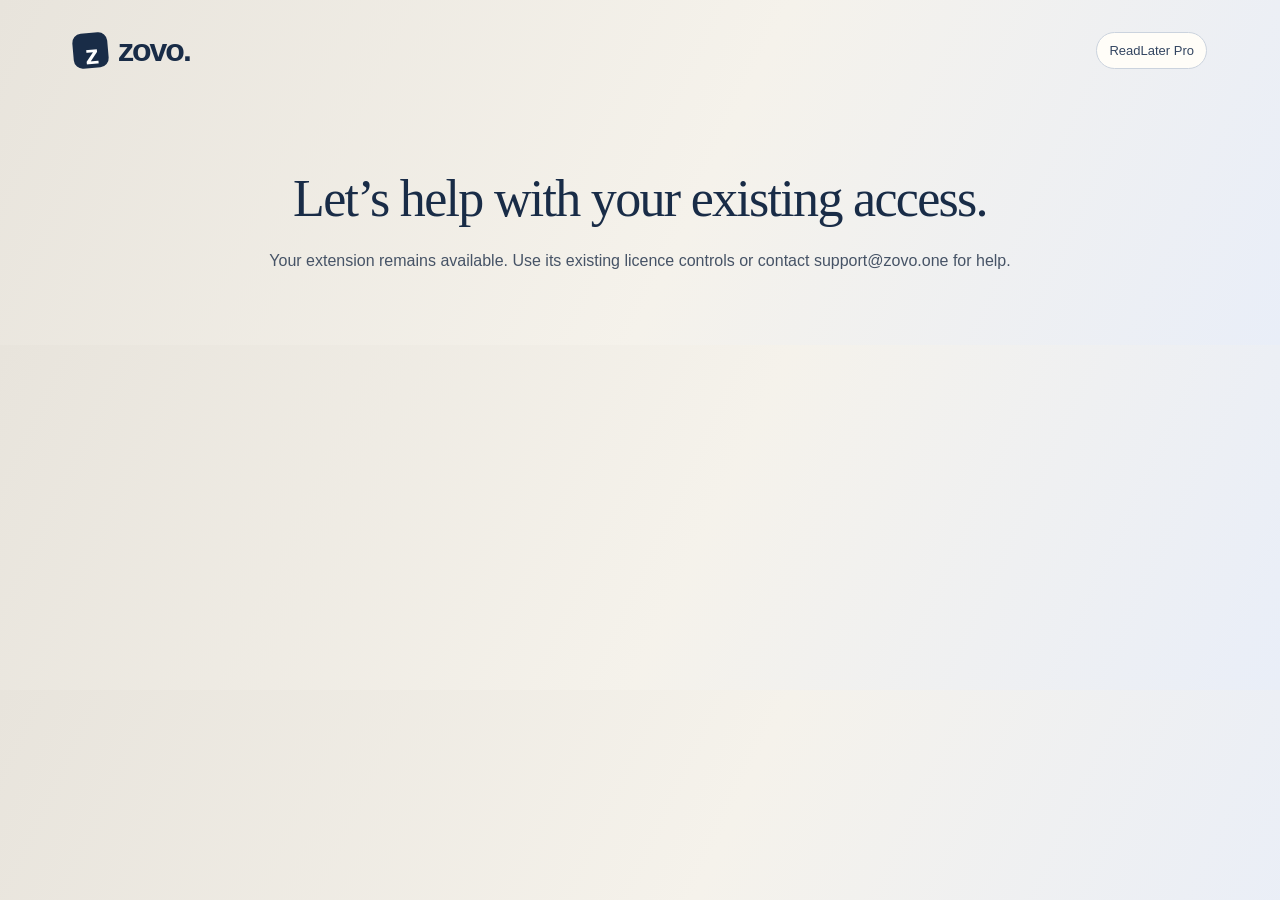
<file: membership/index.html>
<!doctype html>
<html lang="en"><head><meta charset="utf-8"><meta name="viewport" content="width=device-width,initial-scale=1"><meta name="color-scheme" content="light"><title>A note from Michael · ReadLater Pro</title><link rel="stylesheet" href="membership.css"><script src="eligibility.js" defer></script><script src="adapter.js" defer></script><script src="membership.js" defer></script></head>
<body><div class="wrap"><header><a class="brand" href="https://zovo.one/" target="_blank" rel="noopener noreferrer"><span class="mark" aria-hidden="true">z</span>zovo.</a><span class="product-label">ReadLater Pro</span></header>
<main class="page" id="letter"><div class="notice"><span>A personal note from the developer</span><button class="close" type="button" data-dismiss aria-label="Close this note">×</button></div>
<div class="layout"><section class="hero" aria-labelledby="pageTitle"><div class="maker"><img src="assets/michael-lip.png" alt="Michael Lip" width="64" height="64"><div><strong>One developer. A shared commitment.</strong><span>Michael Lip · Solo developer, Zovo</span></div></div><p class="eyebrow">For the people who use ReadLater Pro</p><h1 id="pageTitle">A useful tool deserves a future.</h1><p class="lead">When ReadLater Pro keeps a saved page in its reader view so you can come back to it later, that is the everyday usefulness I want Zovo to keep delivering.</p><p class="lead">If this tool has earned a place in your day, please consider becoming a Zovo member. Your support helps me keep building, testing, and maintaining the tools you rely on.</p><a class="offer-jump" href="#membership">Explore membership ↓</a></section>
<aside class="purchase" id="membership" aria-labelledby="purchaseTitle"><p class="eyebrow">Keep independent software moving</p><h2 id="purchaseTitle" tabindex="-1">Support the work.<br>Be part of what comes next.</h2><p>Join the people helping me build Zovo for the long term.</p><ul><li>Help fund ongoing fixes, testing, and development.</li><li>Explore the community and resources included in membership.</li><li>Choose the plan that makes sense for you on Zovo.</li></ul><a class="cta" href="https://zovo.one/join" target="_blank" rel="noopener noreferrer">Explore Zovo membership <span aria-hidden="true">↗</span></a><p class="next">Review current prices, included products, and billing terms before paying.</p><p class="scope">Membership benefits vary by product. Check the included tools before joining.</p><button class="later" type="button" data-dismiss>Continue using ReadLater Pro</button></aside></div>
<section class="work-proof" aria-labelledby="workTitle"><div><p class="eyebrow">Built in public</p><h2 id="workTitle">See the work behind the tools.</h2><p>You can explore my projects and contributions before deciding.</p></div><a href="https://github.com/theluckystrike" target="_blank" rel="noopener noreferrer">Explore my GitHub <span aria-hidden="true">↗</span></a><a href="https://zovo.one/open-source" target="_blank" rel="noopener noreferrer">Read Zovo’s public source <span aria-hidden="true">↗</span></a></section>
<div class="section-line"><section class="founder"><p class="eyebrow">A note from Michael</p><h2>I write the code.<br>I keep it working.</h2><p>I build Zovo on my own. There’s more to a useful extension than its first release: browser updates, bug fixes, testing, and security maintenance all take time.</p><p>Membership helps cover that work. It gives me more room to improve the tools you use and to keep building with public code and privacy in mind.</p><p>If you’ve found value here, I’d appreciate your support.</p><div class="signature"><img src="assets/michael-lip.png" alt="" width="80" height="90"><div><strong>Michael Lip</strong><span>Solo developer, Zovo</span><a href="https://zovo.one/" target="_blank" rel="noopener noreferrer">zovo.one ↗</a></div></div></section>
<section class="faq" aria-labelledby="questionsTitle"><h2 id="questionsTitle">Before you decide</h2><details><summary>What does membership include?</summary><p>The membership page lists current prices, community benefits, and supported products. Review those details to find out whether it’s a good fit for you.</p><a href="https://zovo.one/join" target="_blank" rel="noopener noreferrer">Review membership ↗</a></details><details><summary>Do I need to join to close this note?</summary><p>No. You can close this invitation and return to the extension.</p></details><details><summary>I’m already a member.</summary><p>You don’t need to buy again. If you need help with your existing membership, contact <a href="mailto:support@zovo.one">support@zovo.one</a>.</p></details><details><summary>Where can I ask about billing?</summary><p>Review the current terms before checkout. For billing or membership questions, email <a href="mailto:support@zovo.one">support@zovo.one</a>.</p></details></section></div>
<footer><a href="https://zovo.one/" target="_blank" rel="noopener noreferrer">Independent developer. Public work. ↗</a><button class="later" type="button" data-dismiss>Close this note</button></footer></main>
<section class="closed" id="closed" hidden aria-labelledby="closedTitle"><h1 id="closedTitle" tabindex="-1">Thanks for reading.</h1><p>You can close this tab and return to ReadLater Pro.</p></section></div></body></html>
</file>
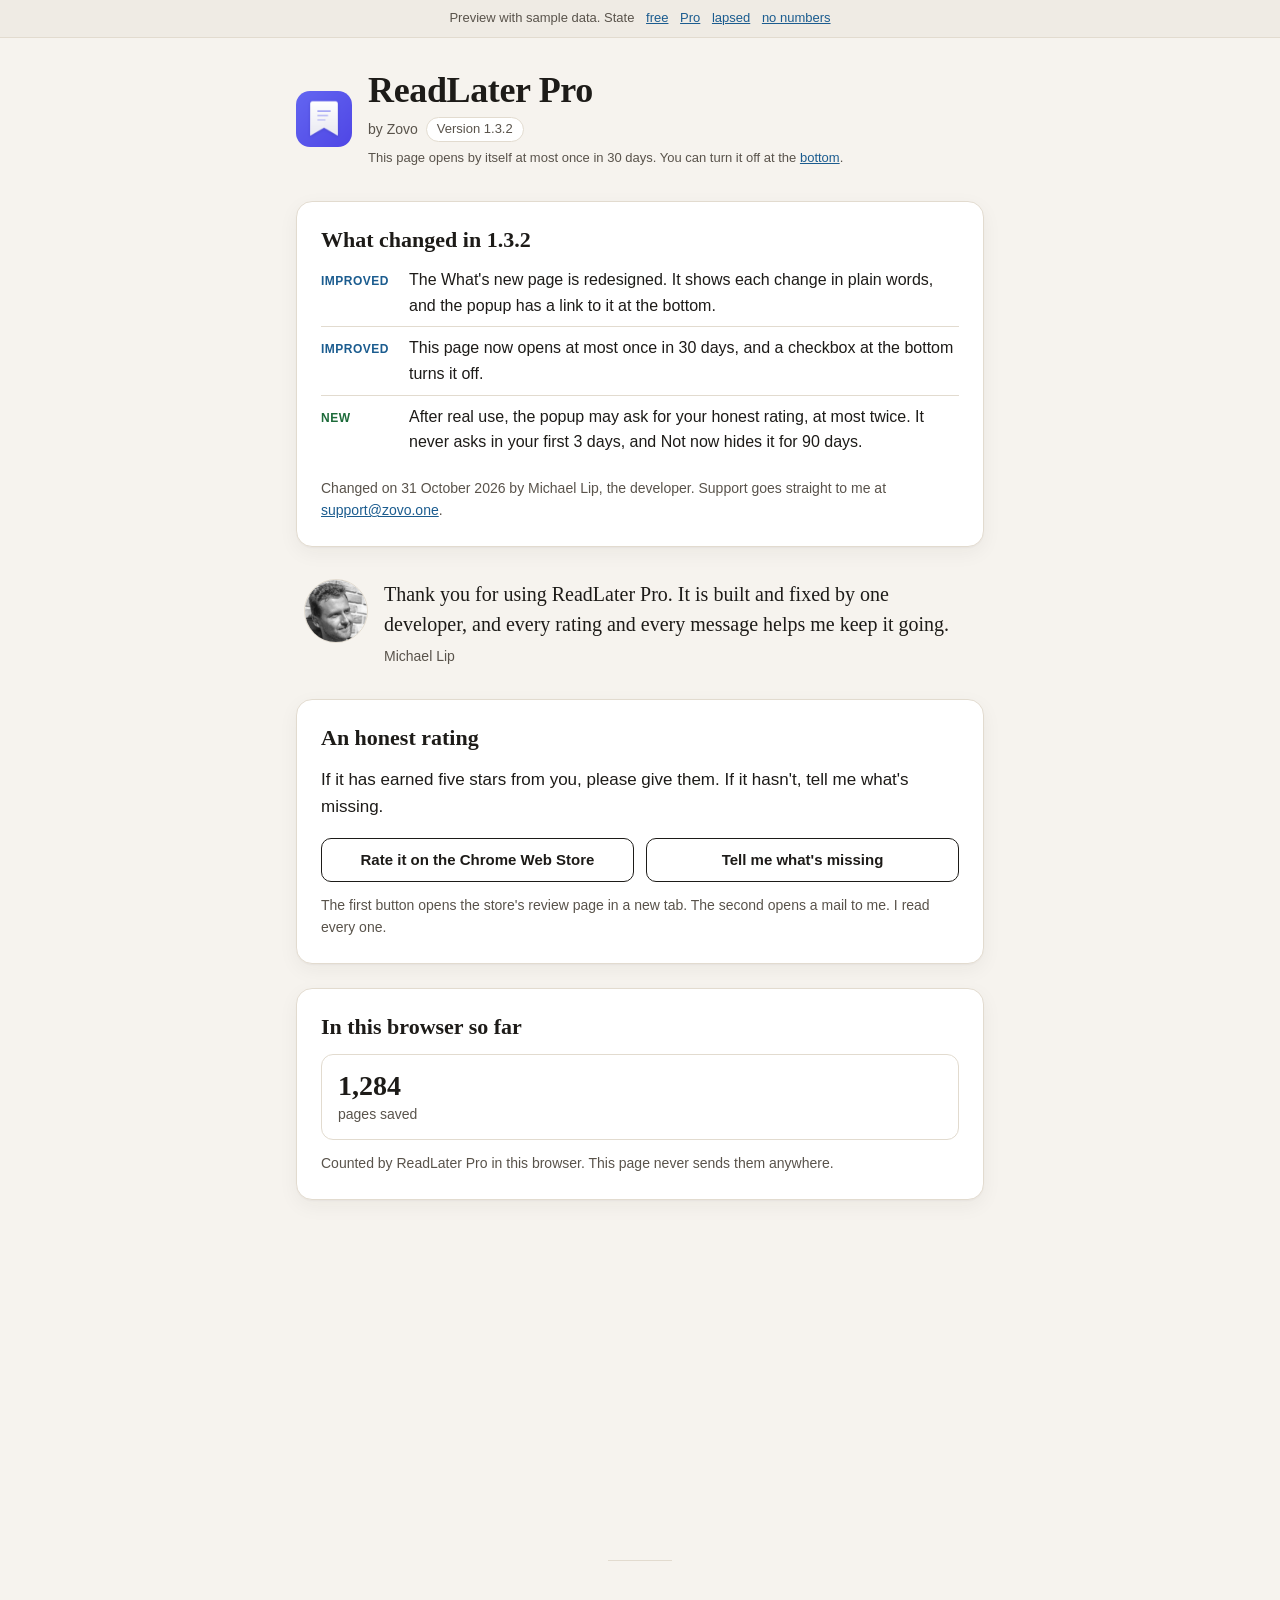
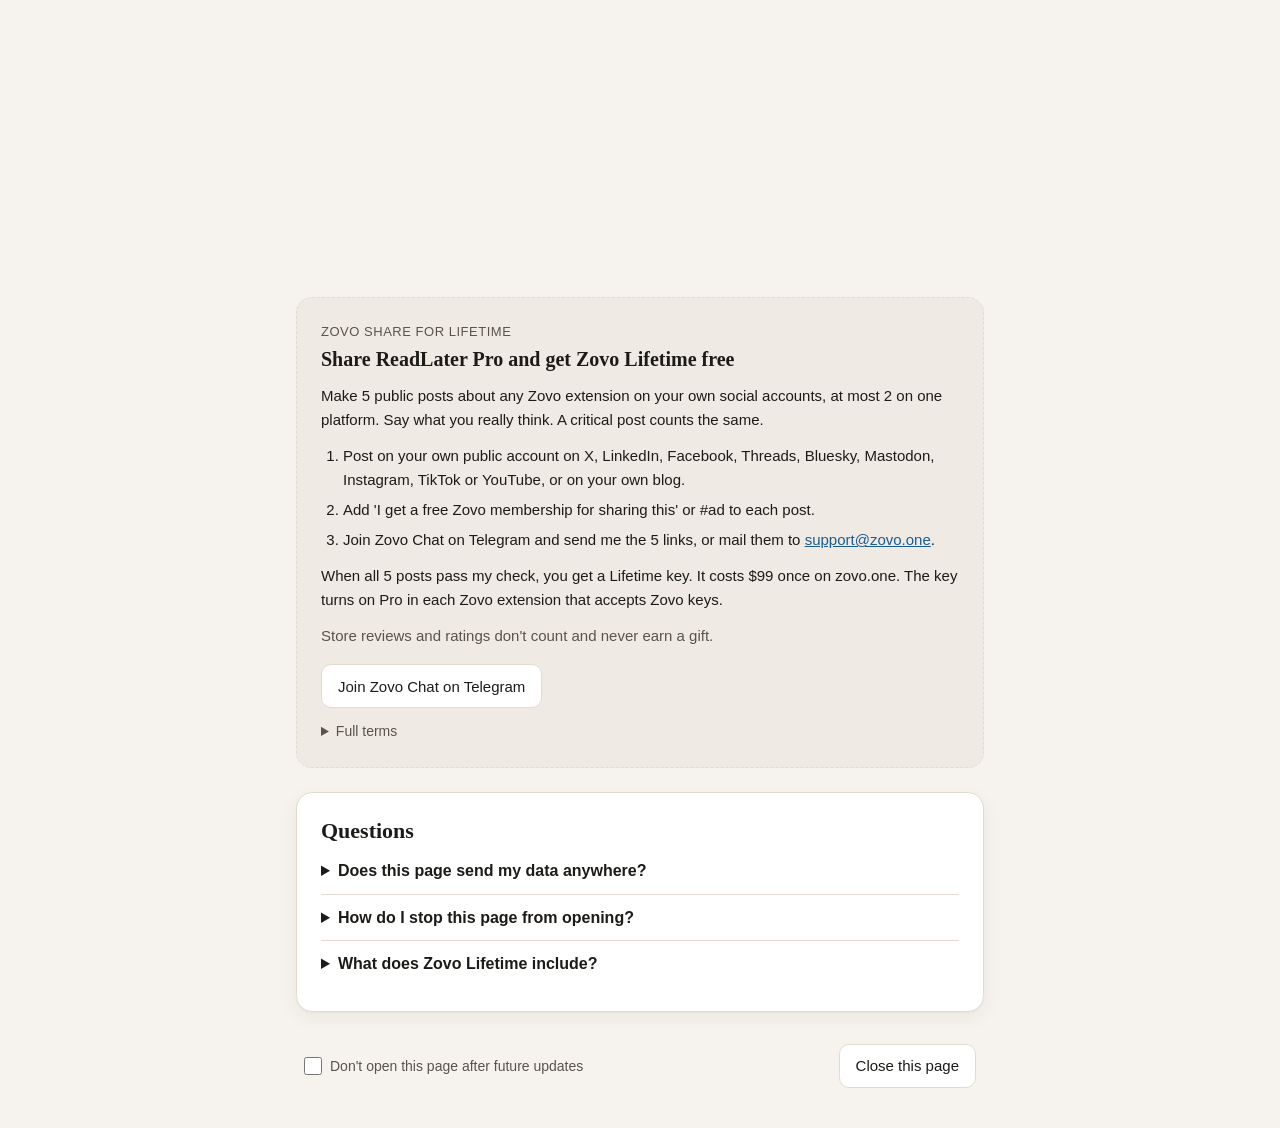
<file: zovo-whats-new/index.html>
<!doctype html>
<html lang="en">
<head>
<meta charset="utf-8">
<meta name="viewport" content="width=device-width, initial-scale=1">
<meta name="color-scheme" content="light dark">
<title>What's new</title>
<link rel="stylesheet" href="style.css">
<script src="config.js" defer></script>
<script src="zovo-cards.js" defer></script>
<script src="page.js" defer></script>
</head>
<body>
<p class="preview-bar" id="preview-bar" hidden>Preview with sample data. State <a href="?state=free">free</a> <a href="?state=pro">Pro</a> <a href="?state=lapsed">lapsed</a> <a href="?state=fresh">no numbers</a></p>
<main class="page" id="page">

  <header class="masthead">
    <img class="app-icon" id="app-icon" alt="" width="56" height="56" hidden>
    <div class="masthead-text">
      <h1 class="title"><span class="js-name">This extension</span></h1>
      <p class="byline">by Zovo <span class="pill" id="version-pill">Version <span class="js-version">1.0.0</span></span></p>
      <p class="why-open" id="why-open">This page opens by itself at most once in 30 days. You can turn it off at the <a class="inline-link" href="#optout-row">bottom</a>.</p>
    </div>
  </header>

  <section class="block changes" id="changes" aria-labelledby="changes-title">
    <h2 class="block-title" id="changes-title">What changed in <span class="js-version">1.0.0</span></h2>
    <ul class="change-list" id="change-list"></ul>
    <p class="changed-by">Changed<span class="js-date-part"> on <span class="js-date">31 October 2026</span></span> by Michael Lip, the developer. Support goes straight to me at <a class="inline-link" data-cta="support-changes" href="mailto:support@zovo.one">support@zovo.one</a>.</p>
  </section>

  <section class="note" aria-label="A note from the developer">
    <img class="portrait" src="michael.jpg" alt="Michael Lip" width="64" height="64">
    <div>
      <p class="note-text">Thank you for using <span class="js-name">this extension</span>. It is built and fixed by one developer, and every rating and every message helps me keep it going.</p>
      <p class="note-sig">Michael Lip</p>
    </div>
  </section>

  <section class="block review" id="review" aria-labelledby="review-title">
    <h2 class="block-title" id="review-title">An honest rating</h2>
    <p class="review-ask">If it has earned five stars from you, please give them. If it hasn't, tell me what's missing.</p>
    <div class="pair">
      <a class="btn" id="rate-link" data-cta="rate" href="https://chromewebstore.google.com/" target="_blank" rel="noopener">Rate it on the Chrome Web Store</a>
      <a class="btn" id="tell-link" data-cta="tell" href="mailto:support@zovo.one" target="_blank" rel="noopener">Tell me what's missing</a>
    </div>
    <p class="hint">The first button opens the store's review page in a new tab. The second opens a mail to me. I read every one.</p>
  </section>

  <section class="block value" id="value" aria-labelledby="value-title" hidden>
    <h2 class="block-title" id="value-title">In this browser so far</h2>
    <ul class="stats" id="stats"></ul>
    <p class="hint" id="stats-note">Counted by <span class="js-name">this extension</span> in this browser. This page never sends them anywhere.</p>
    <ol class="tips" id="tips" hidden></ol>
  </section>

  <div class="break" id="break" aria-hidden="true"><span class="break-line"></span></div>

  <section class="share" id="share" aria-labelledby="share-title">
    <p class="share-kicker">Zovo Share for Lifetime</p>
    <h2 class="share-title" id="share-title">Share <span class="js-name">this extension</span> and get Zovo Lifetime free</h2>
    <p class="share-text">Make 5 public posts about any Zovo extension on your own social accounts, at most 2 on one platform. Say what you really think. A critical post counts the same.</p>
    <ol class="steps">
      <li>Post on your own public account on X, LinkedIn, Facebook, Threads, Bluesky, Mastodon, Instagram, TikTok or YouTube, or on your own blog.</li>
      <li>Add 'I get a free Zovo membership for sharing this' or #ad to each post.</li>
      <li>Join Zovo Chat on Telegram and send me the 5 links, or mail them to <a class="inline-link" data-cta="share-mail" href="mailto:support@zovo.one">support@zovo.one</a>.</li>
    </ol>
    <p class="share-text">When all 5 posts pass my check, you get a Lifetime key. <span class="js-price-free" hidden>It costs $99 once on zovo.one. </span>The key turns on Pro in each Zovo extension that accepts Zovo keys.</p>
    <p class="share-rule">Store reviews and ratings don't count and never earn a gift.</p>
    <div class="share-actions">
      <a class="btn btn-quiet" id="share-chat" data-cta="share-chat" href="https://t.me/" target="_blank" rel="noopener">Join Zovo Chat on Telegram</a>
    </div>
    <details class="terms">
      <summary>Full terms</summary>
      <ul>
        <li>Each post has to be public, so anyone can open it without logging in.</li>
        <li>Each post names a Zovo extension. It's dated 31 October 2026 or later.</li>
        <li>Five separate posts, all from you. Two links to one post count as one, and a repost of an older post doesn't count.</li>
        <li>Product Hunt, Hacker News, Reddit, forums, review sites and replies in other people's threads don't count.</li>
        <li>One key per person. Keep your posts up for 14 days after you get your key. If you delete one or make it private, the key stops working.</li>
        <li>I check every link myself before a key goes out, usually within 24 hours on weekdays.</li>
        <li>This program is run by Zovo. Google and the Chrome Web Store have no part in it.</li>
      </ul>
    </details>
  </section>

  <section class="block faq" id="faq" aria-labelledby="faq-title">
    <h2 class="block-title" id="faq-title">Questions</h2>
    <details>
      <summary>Does this page send my data anywhere?</summary>
      <p>No. This page makes no network requests. The numbers on it come from this browser's own storage. A link opens a site only when you click it.</p>
    </details>
    <details id="faq-stop">
      <summary>How do I stop this page from opening?</summary>
      <p>Tick the box at the bottom of this page. Even without it, the page opens by itself at most once in 30 days, and only after an update. It never opens when you install the extension.</p>
    </details>
    <details>
      <summary>What does Zovo Lifetime include?</summary>
      <p>A Lifetime key turns on Pro in each Zovo extension that accepts Zovo keys, with no renewals. <span class="js-price-free" hidden>On zovo.one it costs $99 once, or Pro is $4.99 a month. </span>The list of extensions is on <a class="inline-link" data-cta="faq-pricing" href="https://zovo.one/pricing" target="_blank" rel="noopener">zovo.one/pricing</a>.</p>
    </details>
  </section>

  <footer class="footer">
    <label class="optout" id="optout-row" hidden><input type="checkbox" id="optout"> Don't open this page after future updates</label>
    <p class="optout-saved" id="optout-saved" role="status" hidden>Saved. This page won't open by itself again.</p>
    <button type="button" class="btn btn-quiet" id="close-button">Close this page</button>
  </footer>
</main>
<p class="closed" id="closed-note" hidden>You can close this tab now.</p>
</body>
</html>
</file>
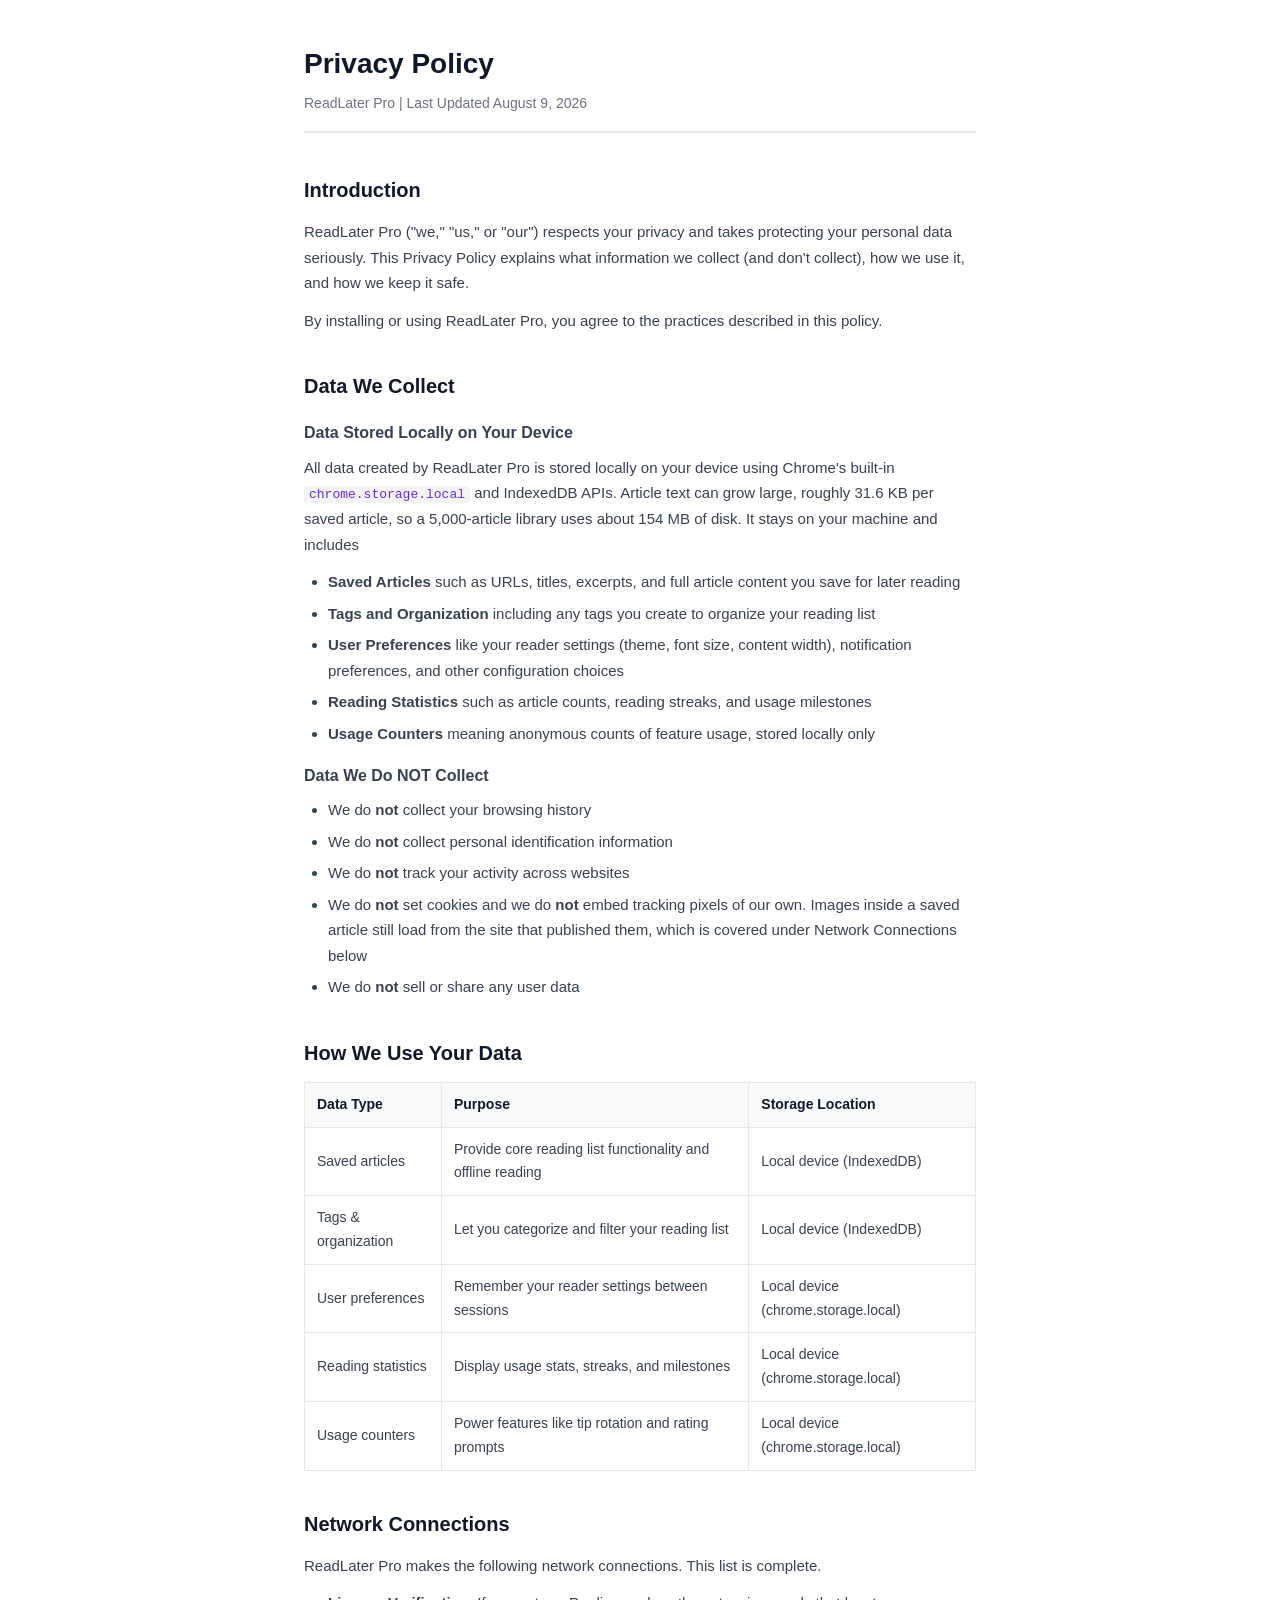
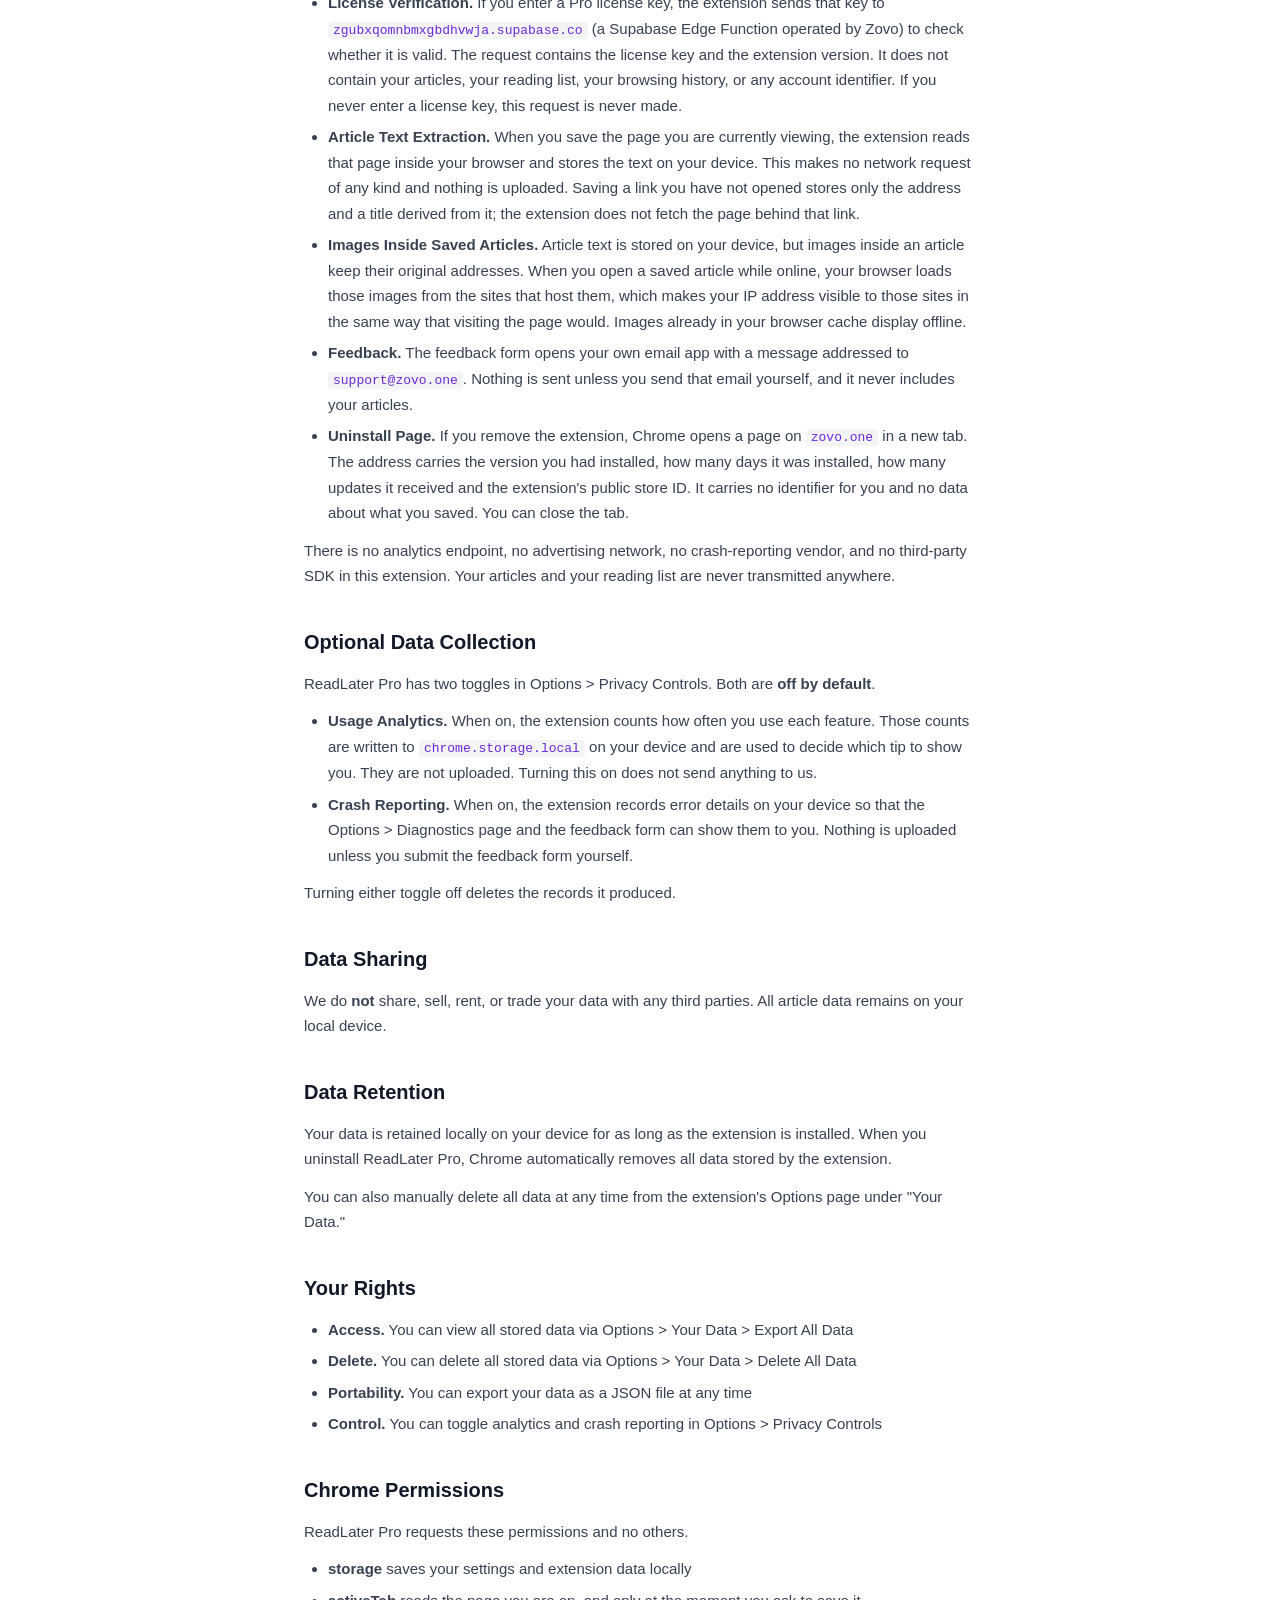
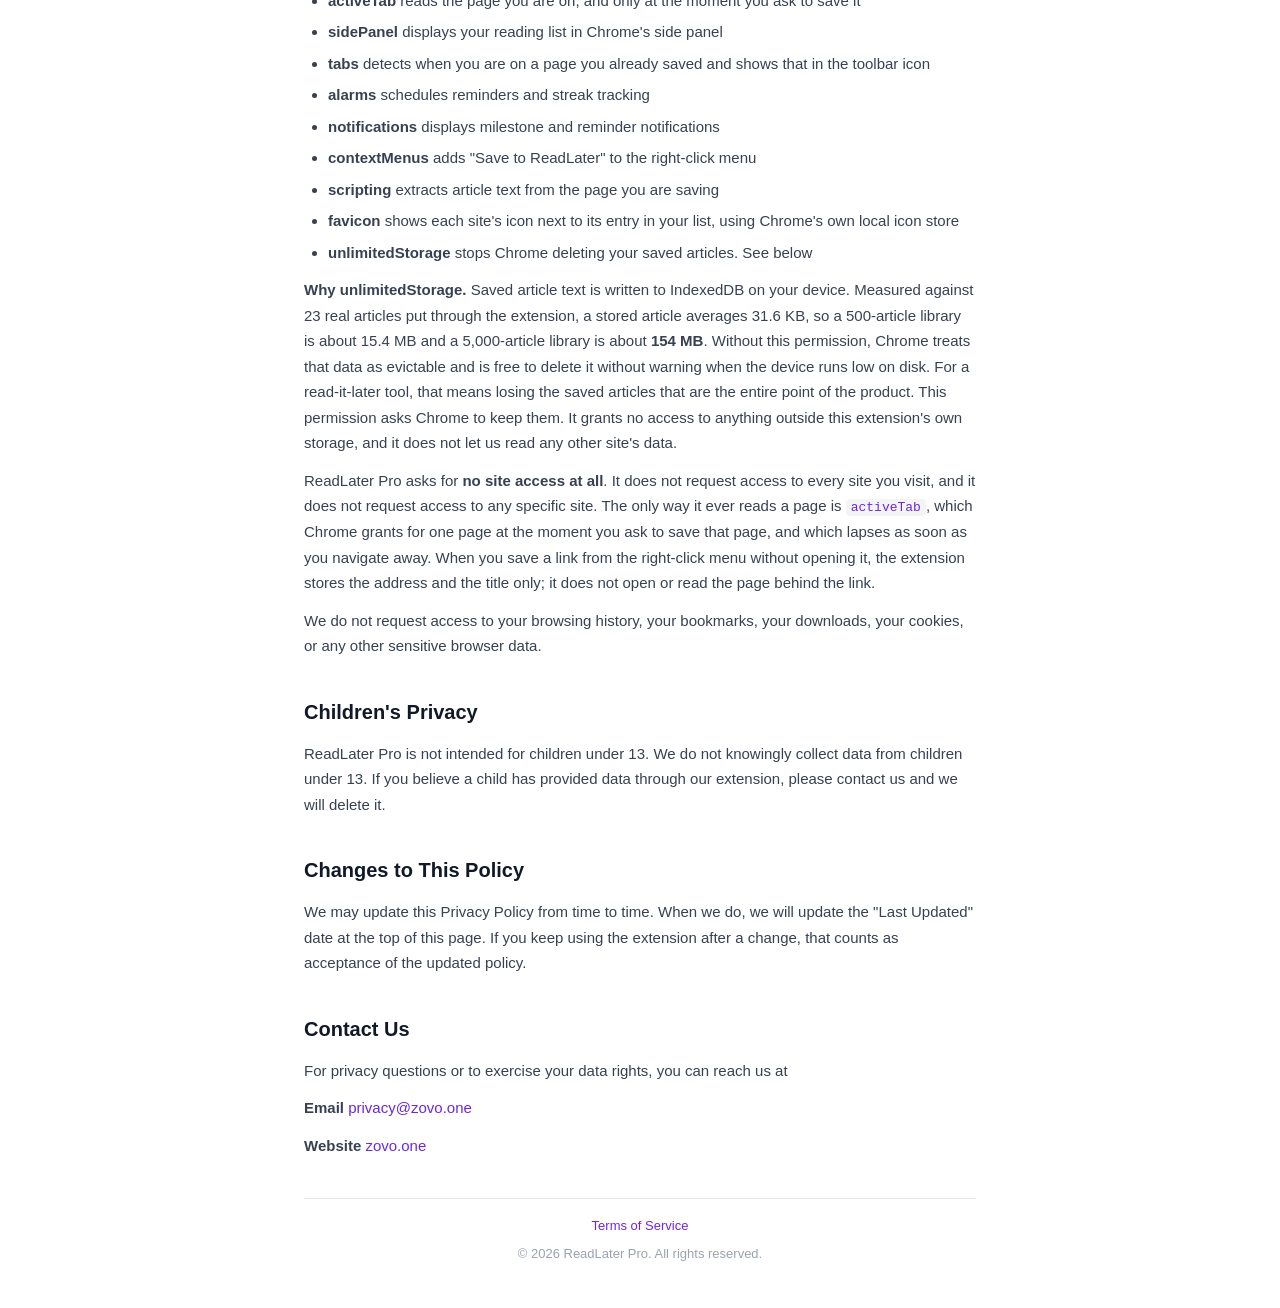
<file: src/legal/privacy-policy.html>
<!DOCTYPE html>
<html lang="en">
<head>
  <meta charset="UTF-8">
  <meta name="viewport" content="width=device-width, initial-scale=1.0">
  <title>ReadLater Pro - Privacy Policy</title>
  <link rel="stylesheet" href="legal.css">
</head>
<body>
  <div class="legal-page">
    <header class="legal-header">
      <h1>Privacy Policy</h1>
      <p class="legal-meta">ReadLater Pro | Last Updated August 9, 2026</p>
    </header>

    <main class="legal-content">
      <section>
        <h2>Introduction</h2>
        <p>ReadLater Pro ("we," "us," or "our") respects your privacy and takes protecting your personal data seriously. This Privacy Policy explains what information we collect (and don't collect), how we use it, and how we keep it safe.</p>
        <p>By installing or using ReadLater Pro, you agree to the practices described in this policy.</p>
      </section>

      <section>
        <h2>Data We Collect</h2>
        <h3>Data Stored Locally on Your Device</h3>
        <p>All data created by ReadLater Pro is stored locally on your device using Chrome's built-in <code>chrome.storage.local</code> and IndexedDB APIs. Article text can grow large, roughly 31.6 KB per saved article, so a 5,000-article library uses about 154 MB of disk. It stays on your machine and includes</p>
        <ul>
          <li><strong>Saved Articles</strong> such as URLs, titles, excerpts, and full article content you save for later reading</li>
          <li><strong>Tags and Organization</strong> including any tags you create to organize your reading list</li>
          <li><strong>User Preferences</strong> like your reader settings (theme, font size, content width), notification preferences, and other configuration choices</li>
          <li><strong>Reading Statistics</strong> such as article counts, reading streaks, and usage milestones</li>
          <li><strong>Usage Counters</strong> meaning anonymous counts of feature usage, stored locally only</li>
        </ul>

        <h3>Data We Do NOT Collect</h3>
        <ul>
          <li>We do <strong>not</strong> collect your browsing history</li>
          <li>We do <strong>not</strong> collect personal identification information</li>
          <li>We do <strong>not</strong> track your activity across websites</li>
          <li>We do <strong>not</strong> set cookies and we do <strong>not</strong> embed tracking pixels of our own. Images inside a saved article still load from the site that published them, which is covered under Network Connections below</li>
          <li>We do <strong>not</strong> sell or share any user data</li>
        </ul>
      </section>

      <section>
        <h2>How We Use Your Data</h2>
        <table class="legal-table">
          <thead>
            <tr>
              <th>Data Type</th>
              <th>Purpose</th>
              <th>Storage Location</th>
            </tr>
          </thead>
          <tbody>
            <tr>
              <td>Saved articles</td>
              <td>Provide core reading list functionality and offline reading</td>
              <td>Local device (IndexedDB)</td>
            </tr>
            <tr>
              <td>Tags &amp; organization</td>
              <td>Let you categorize and filter your reading list</td>
              <td>Local device (IndexedDB)</td>
            </tr>
            <tr>
              <td>User preferences</td>
              <td>Remember your reader settings between sessions</td>
              <td>Local device (chrome.storage.local)</td>
            </tr>
            <tr>
              <td>Reading statistics</td>
              <td>Display usage stats, streaks, and milestones</td>
              <td>Local device (chrome.storage.local)</td>
            </tr>
            <tr>
              <td>Usage counters</td>
              <td>Power features like tip rotation and rating prompts</td>
              <td>Local device (chrome.storage.local)</td>
            </tr>
          </tbody>
        </table>
      </section>

      <section>
        <h2>Network Connections</h2>
        <p>ReadLater Pro makes the following network connections. This list is complete.</p>
        <ul>
          <li><strong>License Verification.</strong> If you enter a Pro license key, the extension sends that key to <code>zgubxqomnbmxgbdhvwja.supabase.co</code> (a Supabase Edge Function operated by Zovo) to check whether it is valid. The request contains the license key and the extension version. It does not contain your articles, your reading list, your browsing history, or any account identifier. If you never enter a license key, this request is never made.</li>
          <li><strong>Article Text Extraction.</strong> When you save the page you are currently viewing, the extension reads that page inside your browser and stores the text on your device. This makes no network request of any kind and nothing is uploaded. Saving a link you have not opened stores only the address and a title derived from it; the extension does not fetch the page behind that link.</li>
          <li><strong>Images Inside Saved Articles.</strong> Article text is stored on your device, but images inside an article keep their original addresses. When you open a saved article while online, your browser loads those images from the sites that host them, which makes your IP address visible to those sites in the same way that visiting the page would. Images already in your browser cache display offline.</li>
          <li><strong>Feedback.</strong> The feedback form opens your own email app with a message addressed to <code>support@zovo.one</code>. Nothing is sent unless you send that email yourself, and it never includes your articles.</li>
          <li><strong>Uninstall Page.</strong> If you remove the extension, Chrome opens a page on <code>zovo.one</code> in a new tab. The address carries the version you had installed, how many days it was installed, how many updates it received and the extension's public store ID. It carries no identifier for you and no data about what you saved. You can close the tab.</li>
        </ul>
        <p>There is no analytics endpoint, no advertising network, no crash-reporting vendor, and no third-party SDK in this extension. Your articles and your reading list are never transmitted anywhere.</p>
      </section>

      <section>
        <h2>Optional Data Collection</h2>
        <p>ReadLater Pro has two toggles in Options &gt; Privacy Controls. Both are <strong>off by default</strong>.</p>
        <ul>
          <li><strong>Usage Analytics.</strong> When on, the extension counts how often you use each feature. Those counts are written to <code>chrome.storage.local</code> on your device and are used to decide which tip to show you. They are not uploaded. Turning this on does not send anything to us.</li>
          <li><strong>Crash Reporting.</strong> When on, the extension records error details on your device so that the Options &gt; Diagnostics page and the feedback form can show them to you. Nothing is uploaded unless you submit the feedback form yourself.</li>
        </ul>
        <p>Turning either toggle off deletes the records it produced.</p>
      </section>

      <section>
        <h2>Data Sharing</h2>
        <p>We do <strong>not</strong> share, sell, rent, or trade your data with any third parties. All article data remains on your local device.</p>
      </section>

      <section>
        <h2>Data Retention</h2>
        <p>Your data is retained locally on your device for as long as the extension is installed. When you uninstall ReadLater Pro, Chrome automatically removes all data stored by the extension.</p>
        <p>You can also manually delete all data at any time from the extension's Options page under "Your Data."</p>
      </section>

      <section>
        <h2>Your Rights</h2>
        <ul>
          <li><strong>Access.</strong> You can view all stored data via Options &gt; Your Data &gt; Export All Data</li>
          <li><strong>Delete.</strong> You can delete all stored data via Options &gt; Your Data &gt; Delete All Data</li>
          <li><strong>Portability.</strong> You can export your data as a JSON file at any time</li>
          <li><strong>Control.</strong> You can toggle analytics and crash reporting in Options &gt; Privacy Controls</li>
        </ul>
      </section>

      <section>
        <h2>Chrome Permissions</h2>
        <p>ReadLater Pro requests these permissions and no others.</p>
        <ul>
          <li><strong>storage</strong> saves your settings and extension data locally</li>
          <li><strong>activeTab</strong> reads the page you are on, and only at the moment you ask to save it</li>
          <li><strong>sidePanel</strong> displays your reading list in Chrome's side panel</li>
          <li><strong>tabs</strong> detects when you are on a page you already saved and shows that in the toolbar icon</li>
          <li><strong>alarms</strong> schedules reminders and streak tracking</li>
          <li><strong>notifications</strong> displays milestone and reminder notifications</li>
          <li><strong>contextMenus</strong> adds "Save to ReadLater" to the right-click menu</li>
          <li><strong>scripting</strong> extracts article text from the page you are saving</li>
          <li><strong>favicon</strong> shows each site's icon next to its entry in your list, using Chrome's own local icon store</li>
          <li><strong>unlimitedStorage</strong> stops Chrome deleting your saved articles. See below</li>
        </ul>
        <p><strong>Why unlimitedStorage.</strong> Saved article text is written to IndexedDB on your device. Measured against 23 real articles put through the extension, a stored article averages 31.6 KB, so a 500-article library is about 15.4 MB and a 5,000-article library is about <strong>154 MB</strong>. Without this permission, Chrome treats that data as evictable and is free to delete it without warning when the device runs low on disk. For a read-it-later tool, that means losing the saved articles that are the entire point of the product. This permission asks Chrome to keep them. It grants no access to anything outside this extension's own storage, and it does not let us read any other site's data.</p>
        <p>ReadLater Pro asks for <strong>no site access at all</strong>. It does not request access to every site you visit, and it does not request access to any specific site. The only way it ever reads a page is <code>activeTab</code>, which Chrome grants for one page at the moment you ask to save that page, and which lapses as soon as you navigate away. When you save a link from the right-click menu without opening it, the extension stores the address and the title only; it does not open or read the page behind the link.</p>
        <p>We do not request access to your browsing history, your bookmarks, your downloads, your cookies, or any other sensitive browser data.</p>
      </section>

      <section>
        <h2>Children's Privacy</h2>
        <p>ReadLater Pro is not intended for children under 13. We do not knowingly collect data from children under 13. If you believe a child has provided data through our extension, please contact us and we will delete it.</p>
      </section>

      <section>
        <h2>Changes to This Policy</h2>
        <p>We may update this Privacy Policy from time to time. When we do, we will update the "Last Updated" date at the top of this page. If you keep using the extension after a change, that counts as acceptance of the updated policy.</p>
      </section>

      <section>
        <h2>Contact Us</h2>
        <p>For privacy questions or to exercise your data rights, you can reach us at</p>
        <p><strong>Email</strong> <a href="mailto:privacy@zovo.one">privacy@zovo.one</a></p>
        <p><strong>Website</strong> <a href="https://www.zovo.one" target="_blank" rel="noopener">zovo.one</a></p>
      </section>
    </main>

    <footer class="legal-footer">
      <p><a href="terms.html">Terms of Service</a></p>
      <p>&copy; 2026 ReadLater Pro. All rights reserved.</p>
    </footer>
  </div>
  <div role="status" aria-live="polite" class="sr-only" id="sr-announcements"></div>
</body>
</html>
</file>
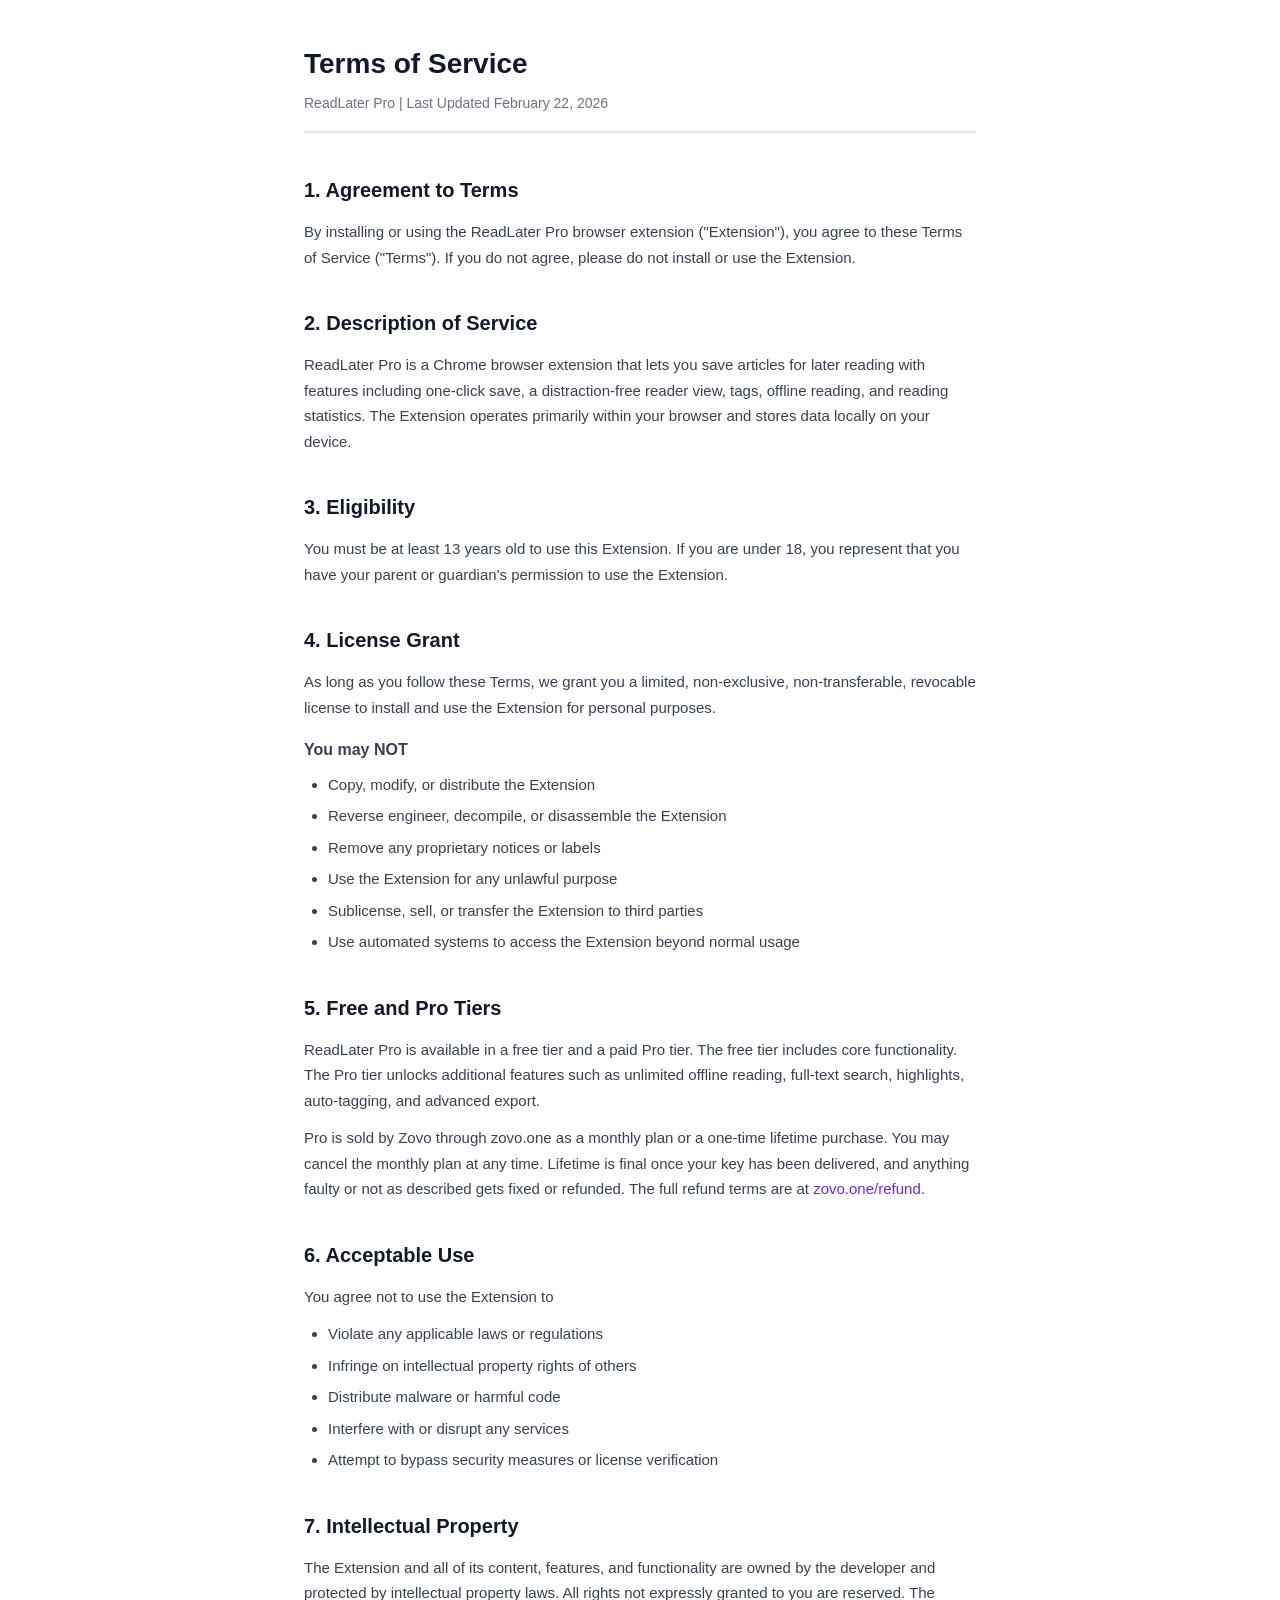
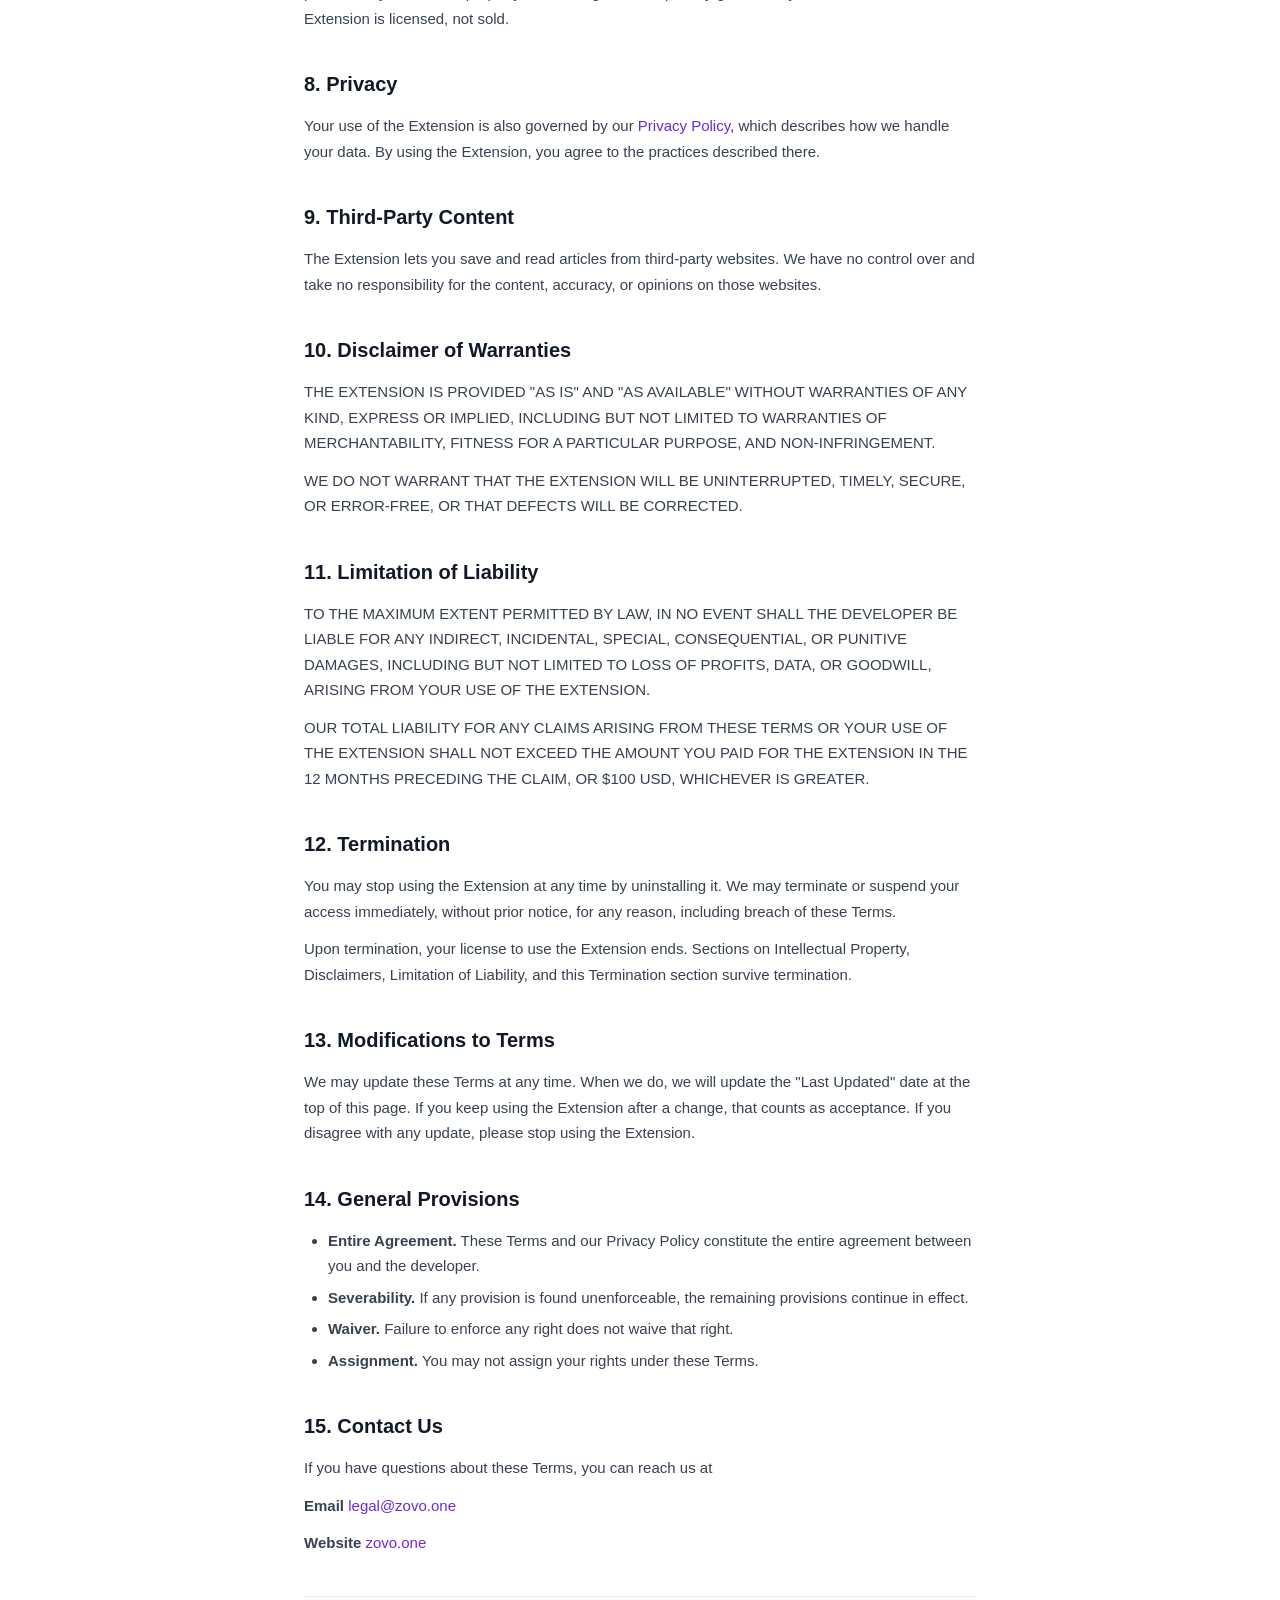
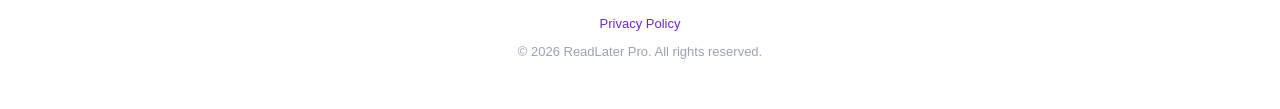
<file: src/legal/terms.html>
<!DOCTYPE html>
<html lang="en">
<head>
  <meta charset="UTF-8">
  <meta name="viewport" content="width=device-width, initial-scale=1.0">
  <title>ReadLater Pro - Terms of Service</title>
  <link rel="stylesheet" href="legal.css">
</head>
<body>
  <div class="legal-page">
    <header class="legal-header">
      <h1>Terms of Service</h1>
      <p class="legal-meta">ReadLater Pro | Last Updated February 22, 2026</p>
    </header>

    <main class="legal-content">
      <section>
        <h2>1. Agreement to Terms</h2>
        <p>By installing or using the ReadLater Pro browser extension ("Extension"), you agree to these Terms of Service ("Terms"). If you do not agree, please do not install or use the Extension.</p>
      </section>

      <section>
        <h2>2. Description of Service</h2>
        <p>ReadLater Pro is a Chrome browser extension that lets you save articles for later reading with features including one-click save, a distraction-free reader view, tags, offline reading, and reading statistics. The Extension operates primarily within your browser and stores data locally on your device.</p>
      </section>

      <section>
        <h2>3. Eligibility</h2>
        <p>You must be at least 13 years old to use this Extension. If you are under 18, you represent that you have your parent or guardian's permission to use the Extension.</p>
      </section>

      <section>
        <h2>4. License Grant</h2>
        <p>As long as you follow these Terms, we grant you a limited, non-exclusive, non-transferable, revocable license to install and use the Extension for personal purposes.</p>
        <h3>You may NOT</h3>
        <ul>
          <li>Copy, modify, or distribute the Extension</li>
          <li>Reverse engineer, decompile, or disassemble the Extension</li>
          <li>Remove any proprietary notices or labels</li>
          <li>Use the Extension for any unlawful purpose</li>
          <li>Sublicense, sell, or transfer the Extension to third parties</li>
          <li>Use automated systems to access the Extension beyond normal usage</li>
        </ul>
      </section>

      <section>
        <h2>5. Free and Pro Tiers</h2>
        <p>ReadLater Pro is available in a free tier and a paid Pro tier. The free tier includes core functionality. The Pro tier unlocks additional features such as unlimited offline reading, full-text search, highlights, auto-tagging, and advanced export.</p>
        <p>Pro is sold by Zovo through zovo.one as a monthly plan or a one-time lifetime purchase. You may cancel the monthly plan at any time. Lifetime is final once your key has been delivered, and anything faulty or not as described gets fixed or refunded. The full refund terms are at <a href="https://zovo.one/refund" target="_blank" rel="noopener">zovo.one/refund</a>.</p>
      </section>

      <section>
        <h2>6. Acceptable Use</h2>
        <p>You agree not to use the Extension to</p>
        <ul>
          <li>Violate any applicable laws or regulations</li>
          <li>Infringe on intellectual property rights of others</li>
          <li>Distribute malware or harmful code</li>
          <li>Interfere with or disrupt any services</li>
          <li>Attempt to bypass security measures or license verification</li>
        </ul>
      </section>

      <section>
        <h2>7. Intellectual Property</h2>
        <p>The Extension and all of its content, features, and functionality are owned by the developer and protected by intellectual property laws. All rights not expressly granted to you are reserved. The Extension is licensed, not sold.</p>
      </section>

      <section>
        <h2>8. Privacy</h2>
        <p>Your use of the Extension is also governed by our <a href="privacy-policy.html">Privacy Policy</a>, which describes how we handle your data. By using the Extension, you agree to the practices described there.</p>
      </section>

      <section>
        <h2>9. Third-Party Content</h2>
        <p>The Extension lets you save and read articles from third-party websites. We have no control over and take no responsibility for the content, accuracy, or opinions on those websites.</p>
      </section>

      <section>
        <h2>10. Disclaimer of Warranties</h2>
        <p>THE EXTENSION IS PROVIDED "AS IS" AND "AS AVAILABLE" WITHOUT WARRANTIES OF ANY KIND, EXPRESS OR IMPLIED, INCLUDING BUT NOT LIMITED TO WARRANTIES OF MERCHANTABILITY, FITNESS FOR A PARTICULAR PURPOSE, AND NON-INFRINGEMENT.</p>
        <p>WE DO NOT WARRANT THAT THE EXTENSION WILL BE UNINTERRUPTED, TIMELY, SECURE, OR ERROR-FREE, OR THAT DEFECTS WILL BE CORRECTED.</p>
      </section>

      <section>
        <h2>11. Limitation of Liability</h2>
        <p>TO THE MAXIMUM EXTENT PERMITTED BY LAW, IN NO EVENT SHALL THE DEVELOPER BE LIABLE FOR ANY INDIRECT, INCIDENTAL, SPECIAL, CONSEQUENTIAL, OR PUNITIVE DAMAGES, INCLUDING BUT NOT LIMITED TO LOSS OF PROFITS, DATA, OR GOODWILL, ARISING FROM YOUR USE OF THE EXTENSION.</p>
        <p>OUR TOTAL LIABILITY FOR ANY CLAIMS ARISING FROM THESE TERMS OR YOUR USE OF THE EXTENSION SHALL NOT EXCEED THE AMOUNT YOU PAID FOR THE EXTENSION IN THE 12 MONTHS PRECEDING THE CLAIM, OR $100 USD, WHICHEVER IS GREATER.</p>
      </section>

      <section>
        <h2>12. Termination</h2>
        <p>You may stop using the Extension at any time by uninstalling it. We may terminate or suspend your access immediately, without prior notice, for any reason, including breach of these Terms.</p>
        <p>Upon termination, your license to use the Extension ends. Sections on Intellectual Property, Disclaimers, Limitation of Liability, and this Termination section survive termination.</p>
      </section>

      <section>
        <h2>13. Modifications to Terms</h2>
        <p>We may update these Terms at any time. When we do, we will update the "Last Updated" date at the top of this page. If you keep using the Extension after a change, that counts as acceptance. If you disagree with any update, please stop using the Extension.</p>
      </section>

      <section>
        <h2>14. General Provisions</h2>
        <ul>
          <li><strong>Entire Agreement.</strong> These Terms and our Privacy Policy constitute the entire agreement between you and the developer.</li>
          <li><strong>Severability.</strong> If any provision is found unenforceable, the remaining provisions continue in effect.</li>
          <li><strong>Waiver.</strong> Failure to enforce any right does not waive that right.</li>
          <li><strong>Assignment.</strong> You may not assign your rights under these Terms.</li>
        </ul>
      </section>

      <section>
        <h2>15. Contact Us</h2>
        <p>If you have questions about these Terms, you can reach us at</p>
        <p><strong>Email</strong> <a href="mailto:legal@zovo.one">legal@zovo.one</a></p>
        <p><strong>Website</strong> <a href="https://www.zovo.one" target="_blank" rel="noopener">zovo.one</a></p>
      </section>
    </main>

    <footer class="legal-footer">
      <p><a href="privacy-policy.html">Privacy Policy</a></p>
      <p>&copy; 2026 ReadLater Pro. All rights reserved.</p>
    </footer>
  </div>
  <div role="status" aria-live="polite" class="sr-only" id="sr-announcements"></div>
</body>
</html>
</file>
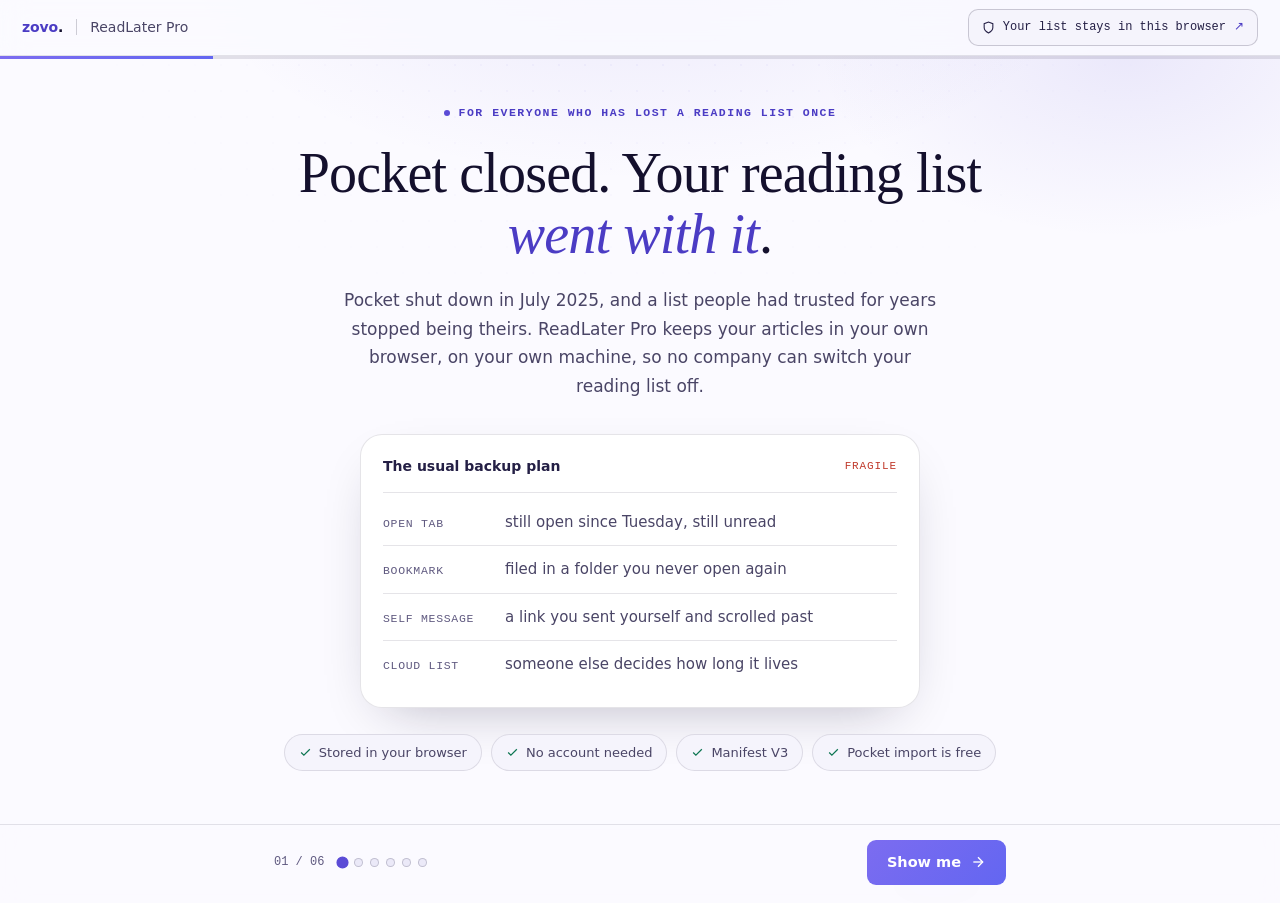
<file: src/onboarding/welcome.html>
<!DOCTYPE html>
<html lang="en">
<head>
<meta charset="UTF-8">
<meta name="viewport" content="width=device-width, initial-scale=1.0">
<!-- ============================================================
     ReadLater Pro - first run (Zovo serif premium base, 6 steps)
     Narrative arc: villain -> instant win -> setup -> trust ->
     offer -> sign-off. Step 2 delivers a real save before any ask.
     Every visible string carries data-i18n; the hardcoded English
     is the fallback used when a locale has no entry for the key.
     ============================================================ -->
<title data-i18n="titleWelcome">Welcome to ReadLater Pro</title>
<meta name="theme-color" content="#7c6cf0">
<link rel="stylesheet" href="welcome.css">
</head>
<body data-upgrade-url="https://zovo.one/pricing?utm_source=readlater_pro&amp;utm_medium=extension&amp;utm_campaign=upgrade&amp;utm_content=onboarding">
<div class="bg-fx" aria-hidden="true"></div>
<div class="bg-grid" aria-hidden="true"></div>

<a class="skip-link" href="#stage" data-i18n="obSkipToContent">Skip to the first step</a>

<nav class="topnav" aria-label="ReadLater Pro">
  <div class="brand">
    <span class="z"><b>zovo</b>.</span>
    <span class="sep" aria-hidden="true"></span>
    <span class="prod" data-slot="extName" data-i18n="appName">ReadLater Pro</span>
  </div>
  <a class="ghlink" href="https://www.zovo.one" target="_blank" rel="noopener">
    <svg width="13" height="13" viewBox="0 0 24 24" fill="none" stroke="currentColor" stroke-width="2" aria-hidden="true" focusable="false"><path d="M12 22s8-4 8-10V5l-8-3-8 3v7c0 6 8 10 8 10z"/></svg>
    <span data-i18n="obNavPrivacyLine">Your list stays in this browser</span>
    <span class="arr" aria-hidden="true">&#8599;</span>
    <span class="sr-only" data-i18n="linkOpensNewTab">(opens in new tab)</span>
  </a>
</nav>

<div class="progress" role="progressbar" aria-valuemin="1" aria-valuemax="6" aria-valuenow="1" data-i18n-aria="labelOnboardingProgress" aria-label="Onboarding progress" id="progressTrack">
  <div class="progress-fill" id="progressFill"></div>
</div>

<main class="stage" id="stage" tabindex="-1">

  <!-- STEP 1 - the villain -->
  <section class="step active" data-step="1" data-next="Show me" data-i18n-next="obNext1">
    <div class="center">
      <span class="kicker" data-i18n="obStep1Kicker">For everyone who has lost a reading list once</span>
      <h1><span data-i18n="obStep1TitleA">Pocket closed. Your reading list</span> <span class="em" data-i18n="obStep1TitleB">went with it</span>.</h1>
      <p class="lede" data-i18n="obStep1Lede">Pocket shut down in July 2025, and a list people had trusted for years stopped being theirs. ReadLater Pro keeps your articles in your own browser, on your own machine, so no company can switch your reading list off.</p>

      <div class="villain">
        <div class="villain-top">
          <span class="villain-title" data-i18n="obVillainTitle">The usual backup plan</span>
          <span class="villain-flag" data-i18n="obVillainFlag">fragile</span>
        </div>
        <div class="villain-row"><span class="vr-k" data-i18n="obVillainK1">Open tab</span><span class="vr-v" data-i18n="obVillainV1">still open since Tuesday, still unread</span></div>
        <div class="villain-row"><span class="vr-k" data-i18n="obVillainK2">Bookmark</span><span class="vr-v" data-i18n="obVillainV2">filed in a folder you never open again</span></div>
        <div class="villain-row"><span class="vr-k" data-i18n="obVillainK3">Self message</span><span class="vr-v" data-i18n="obVillainV3">a link you sent yourself and scrolled past</span></div>
        <div class="villain-row"><span class="vr-k" data-i18n="obVillainK4">Cloud list</span><span class="vr-v" data-i18n="obVillainV4">someone else decides how long it lives</span></div>
      </div>

      <div class="chips-row">
        <span class="chip-badge"><svg width="13" height="13" viewBox="0 0 24 24" fill="none" stroke="currentColor" stroke-width="2.2" aria-hidden="true" focusable="false"><polyline points="20 6 9 17 4 12"/></svg><span data-i18n="obChipLocal">Stored in your browser</span></span>
        <span class="chip-badge"><svg width="13" height="13" viewBox="0 0 24 24" fill="none" stroke="currentColor" stroke-width="2.2" aria-hidden="true" focusable="false"><polyline points="20 6 9 17 4 12"/></svg><span data-i18n="obChipNoAccount">No account needed</span></span>
        <span class="chip-badge"><svg width="13" height="13" viewBox="0 0 24 24" fill="none" stroke="currentColor" stroke-width="2.2" aria-hidden="true" focusable="false"><polyline points="20 6 9 17 4 12"/></svg><span data-i18n="obChipMv3">Manifest V3</span></span>
        <span class="chip-badge"><svg width="13" height="13" viewBox="0 0 24 24" fill="none" stroke="currentColor" stroke-width="2.2" aria-hidden="true" focusable="false"><polyline points="20 6 9 17 4 12"/></svg><span data-i18n="obChipImport">Pocket import is free</span></span>
      </div>
    </div>
  </section>

  <!-- STEP 2 - the instant win, a real save before any ask -->
  <section class="step" data-step="2" data-role="demo-save" data-next="That was it" data-i18n-next="obNext2">
    <div class="center">
      <span class="kicker" data-i18n="obStep2Kicker">One click, and it is already saved</span>
      <h2><span data-i18n="obStep2TitleA">Save one now.</span> <span class="em" data-i18n="obStep2TitleB">Nothing to sign up for</span>.</h2>
      <p class="lede" data-i18n="obStep2Lede">Pick something you already have open. ReadLater Pro puts it on your reading list in this browser right away, before you have agreed to anything and before we mention money. No account, no setup, and it is yours from that second on.</p>

      <div class="savedemo">
        <div class="sd-col">
          <div class="sd-head">
            <span class="sd-title" id="sdTabsLabel" data-i18n="obTabsTitle">Tabs you have open</span>
            <span class="sd-meta" id="sdTabCount" data-i18n="obTabsLoading">reading your tabs</span>
          </div>
          <div class="sd-list" id="sdTabList" role="radiogroup" aria-labelledby="sdTabsLabel"></div>
          <p class="sd-note" id="sdEmpty" hidden data-i18n="obTabsEmpty">No other pages are open right now. Open an article in another tab, then use the toolbar icon or press the save shortcut. It works exactly the same way.</p>
        </div>
        <div class="sd-col sd-panel">
          <div class="sd-head">
            <span class="sd-title" data-i18n="obPanelTitle">Your reading list</span>
            <span class="sd-meta" id="sdSavedCount" data-i18n="obPanelEmptyCount">nothing saved yet</span>
          </div>
          <div class="sd-list" id="sdSavedList">
            <p class="sd-ph" id="sdPlaceholder" data-i18n="obPanelPlaceholder">Whatever you save lands here, and in the side panel.</p>
          </div>
        </div>
      </div>

      <button class="cta" id="sdSaveBtn" type="button" disabled>
        <svg width="17" height="17" viewBox="0 0 24 24" fill="none" stroke="currentColor" stroke-width="2.2" aria-hidden="true" focusable="false"><path d="M19 21l-7-5-7 5V5a2 2 0 0 1 2-2h10a2 2 0 0 1 2 2z"/></svg>
        <span id="sdSaveLabel" data-i18n="obSaveCta">Save it to my list</span>
      </button>
      <p class="sd-status" id="sdStatus" role="status" aria-live="polite"></p>
      <button class="ghost-btn" id="sdOpenPanel" type="button" hidden data-i18n="obOpenPanel">Open the side panel</button>
    </div>
  </section>

  <!-- STEP 3 - make it yours, writes real settings -->
  <section class="step" data-step="3" data-role="setup" data-next="Save and continue" data-i18n-next="obNext3">
    <div class="center">
      <span class="kicker" data-i18n="obStep3Kicker">Twenty seconds, then never again</span>
      <h2><span data-i18n="obStep3TitleA">Set the reading part</span> <span class="em" data-i18n="obStep3TitleB">the way you like it</span>.</h2>
      <p class="lede" data-i18n="obStep3Lede">These are the real settings the reader uses. Nothing here is a preview, and you can change any of it later under Settings.</p>

      <div class="setup">
        <div class="opt">
          <span class="opt-lbl" id="themeLbl" data-i18n="obThemeLabel">Reader theme</span>
          <div class="seg seg-theme" id="themeSeg" role="radiogroup" aria-labelledby="themeLbl">
            <button type="button" role="radio" aria-checked="true" class="on" data-setting-value="light" data-i18n="obThemeLight">Light</button>
            <button type="button" role="radio" aria-checked="false" data-setting-value="sepia" data-i18n="obThemeSepia">Sepia</button>
            <button type="button" role="radio" aria-checked="false" data-setting-value="dark" data-i18n="obThemeDark">Dark</button>
          </div>
          <p class="opt-hint" data-i18n="obThemeHint">Reader view uses this background when you open a saved article.</p>
        </div>

        <div class="opt">
          <span class="opt-lbl" id="sizeLbl" data-i18n="obSizeLabel">Text size</span>
          <div class="seg seg-size" id="sizeSeg" role="radiogroup" aria-labelledby="sizeLbl">
            <button type="button" role="radio" aria-checked="false" data-setting-value="16" data-i18n="obSizeSmall">Small</button>
            <button type="button" role="radio" aria-checked="true" class="on" data-setting-value="18" data-i18n="obSizeMedium">Medium</button>
            <button type="button" role="radio" aria-checked="false" data-setting-value="21" data-i18n="obSizeLarge">Large</button>
          </div>
          <p class="opt-hint" data-i18n="obSizeHint">Reader text starts at this size. The reader has its own controls once you are in an article.</p>
        </div>

        <div class="opt tgls">
          <div class="tgl-row">
            <span class="tgl-tx"><span class="tgl-t" data-i18n="obMarkReadTitle">Mark an article read when I open it</span><span class="tgl-d" data-i18n="obMarkReadDesc">Keeps the unread tab honest without you tidying it.</span></span>
            <label class="tgl"><input type="checkbox" id="markReadOnOpen" checked><span class="tgl-s" aria-hidden="true"></span><span class="sr-only" data-i18n="obMarkReadTitle">Mark an article read when I open it</span></label>
          </div>
          <div class="tgl-row">
            <span class="tgl-tx"><span class="tgl-t" data-i18n="obNotifTitle">Let ReadLater Pro send me reminders</span><span class="tgl-d" data-i18n="obNotifDesc">A quiet nudge about a list you have not opened in a while. Off is fine.</span></span>
            <label class="tgl"><input type="checkbox" id="showNotifications"><span class="tgl-s" aria-hidden="true"></span><span class="sr-only" data-i18n="obNotifTitle">Let ReadLater Pro send me reminders</span></label>
          </div>
        </div>

        <p class="setup-status" id="setupStatus" role="status" aria-live="polite"></p>
      </div>
    </div>
  </section>

  <!-- STEP 4 - trust, then the person behind it -->
  <section class="step" data-step="4" data-next="See what Pro costs" data-i18n-next="obNext4">
    <div class="center">
      <span class="kicker" data-i18n="obStep4Kicker">Where your articles actually live</span>
      <h2><span data-i18n="obStep4TitleA">Safe by design,</span> <span class="em" data-i18n="obStep4TitleB">and by default</span>.</h2>
      <p class="lede" data-i18n="obStep4Lede">Your articles, tags and settings are written to this browser's own storage on this machine. Nothing is uploaded while you read, and there is no account to create.</p>

      <div class="receipts">
        <span class="receipt"><svg width="12" height="12" viewBox="0 0 24 24" fill="none" stroke="currentColor" stroke-width="2.6" aria-hidden="true" focusable="false"><polyline points="20 6 9 17 4 12"/></svg><span data-i18n="obReceipt1">Articles and settings are stored locally, and the list works offline</span></span>
        <span class="receipt"><svg width="12" height="12" viewBox="0 0 24 24" fill="none" stroke="currentColor" stroke-width="2.6" aria-hidden="true" focusable="false"><polyline points="20 6 9 17 4 12"/></svg><span data-i18n="obReceipt2">Manifest V3, no remote code, no third-party scripts</span></span>
        <span class="receipt"><svg width="12" height="12" viewBox="0 0 24 24" fill="none" stroke="currentColor" stroke-width="2.6" aria-hidden="true" focusable="false"><polyline points="20 6 9 17 4 12"/></svg><span data-i18n="obReceipt3">Usage counts stay on your device, and only you can export them</span></span>
        <span class="receipt"><svg width="12" height="12" viewBox="0 0 24 24" fill="none" stroke="currentColor" stroke-width="2.6" aria-hidden="true" focusable="false"><polyline points="20 6 9 17 4 12"/></svg><span data-i18n="obReceipt4">The only call to our servers is checking a licence key. Articles you open may load their images from the original site</span></span>
      </div>

      <div class="founder">
        <img class="pic" src="assets/founder.png" alt="" width="96" height="96">
        <div class="body">
          <p class="nm">
            <span data-i18n="obFounderName">Michal Lip</span>
            <svg class="verified" width="15" height="15" viewBox="0 0 24 24" fill="currentColor" aria-hidden="true" focusable="false"><path d="M12 2l2.4 1.8 3-.2 1 2.8 2.6 1.4-.6 2.9 1.4 2.6-2 2.2.2 3-2.8.9-1.4 2.6-2.9-.7-2.5 1.6-2.5-1.6-2.9.7L6.9 21l-2.8-.9.2-3-2-2.2 1.4-2.6-.6-2.9L5.7 6l1-2.8 3 .2z"/></svg>
            <span class="role" data-i18n="obFounderRole">founder, Zovo</span>
          </p>
          <p class="cred" data-i18n="obFounderCred">Zovo is one person. I write every extension, I keep the data on your device, and I answer the support mail myself. ReadLater Pro asks for the permissions it needs to read the page you are saving and nothing beyond that.</p>
          <p class="socials">
            <a href="https://github.com/theluckystrike" target="_blank" rel="noopener">github.com/theluckystrike<span class="sr-only" data-i18n="linkOpensNewTab">(opens in new tab)</span></a>
            <a href="mailto:support@zovo.one">support@zovo.one</a>
          </p>
        </div>
      </div>
    </div>
  </section>

  <!-- STEP 5 - the single ask -->
  <section class="step" data-step="5" data-role="pricing" data-next="Get Pro" data-i18n-next="obNext5">
    <div class="center">
      <span class="kicker" data-i18n="obStep5Kicker">Saving and reading stay free, for good</span>
      <h2><span data-i18n="obStep5TitleA">The reading list is free.</span> <span class="em" data-i18n="obStep5TitleB">Pro is for the heavy shelf</span>.</h2>
      <p class="lede" data-i18n="obStep5Lede">Saving, reader view, the side panel, tags, highlights, title search, reading progress, right-click save, imports, offline reading and the backup, CSV and bookmarks exports are free, complete and uncapped. Unlimited full-text search, unlimited Listen and Markdown export sit behind the upgrade.</p>

      <div class="pricing">
        <div class="pcard">
          <!-- Each price figure resolves from exactly one i18n key, named on the
               plan button below. There is no price literal in this markup, no
               second copy in prose, and the break-even month count is computed
               from the two amounts rather than written down. Changing a tier is
               a one-key edit to obPriceLifetimeAmount or obPriceMonthlyAmount. -->
          <div class="seg" id="planSeg" role="radiogroup" data-i18n-aria="obPlanGroupLabel" aria-label="Choose a plan"
               data-upgrade-url="https://zovo.one/pricing?utm_source=readlater_pro&amp;utm_medium=extension&amp;utm_campaign=upgrade&amp;utm_content=onboarding">
            <button type="button" role="radio" aria-checked="true" data-plan="lifetime" class="on"
                    data-amount-i18n="obPriceLifetimeAmount"
                    data-per-i18n="obPriceLifetimePer"
                    data-sub-i18n="obPriceLifetimeSub"
                    data-reassure-i18n="obReassureLifetime"
                    data-breakeven><span data-i18n="obPlanLifetime">Lifetime</span></button>
            <button type="button" role="radio" aria-checked="false" data-plan="monthly"
                    data-amount-i18n="obPriceMonthlyAmount"
                    data-per-i18n="obPriceMonthlyPer"
                    data-sub-i18n="obPriceMonthlySub"
                    data-reassure-i18n="obReassureMonthly"><span data-i18n="obPlanMonthly">Monthly</span></button>
          </div>
          <p class="price"><span class="amt" id="priceAmt"></span><span class="per" id="pricePer"></span></p>
          <p class="price-sub" id="priceSub"></p>
          <p class="breakeven" id="breakeven" hidden><span class="be-n" id="breakevenMonths"></span><span data-i18n="obBreakevenLabel">months, and the one payment has paid for itself</span></p>
          <p class="refund" data-i18n="obRefund">Monthly cancels any time</p>

          <!-- Exactly what Pro is, read off src/features/limits-config.json, the
               declared authority for the split. full_text_search is the only
               feature tiered "pro". highlights_notes and auto_tagging are listed
               under notSold with no implementation in src/, so they are not sold
               here. Everything else is free, so it is not listed as a Pro perk. -->
          <div class="pfeat">
            <div class="pf"><span class="ic" aria-hidden="true"><svg width="15" height="15" viewBox="0 0 24 24" fill="none" stroke="currentColor" stroke-width="2"><circle cx="11" cy="11" r="7"/><path d="M21 21l-4.3-4.3"/></svg></span><span class="tx"><span class="ttl" data-i18n="obProFullText">Full-text search</span><span data-i18n="obProFullTextDesc">Search the words inside every article you saved, with no daily limit.</span></span></div>
            <div class="pf"><span class="ic" aria-hidden="true"><svg width="15" height="15" viewBox="0 0 24 24" fill="none" stroke="currentColor" stroke-width="2"><path d="M12 3l2.6 5.3 5.9.9-4.3 4.1 1 5.8-5.2-2.7-5.2 2.7 1-5.8-4.3-4.1 5.9-.9z"/></svg></span><span class="tx"><span class="ttl" data-i18n="obProMembership">The whole Zovo membership</span><span data-i18n="obProMembershipDesc">One membership covers ReadLater Pro and the rest of the Zovo tools at zovo.one.</span></span></div>
            <div class="pf"><span class="ic" aria-hidden="true"><svg width="15" height="15" viewBox="0 0 24 24" fill="none" stroke="currentColor" stroke-width="2"><path d="M12 5v14"/><path d="M5 12h14"/></svg></span><span class="tx"><span class="ttl" data-i18n="obProUpdates">Every future update</span><span data-i18n="obProUpdatesDesc">Whatever gets built next is included, and the one-time plan never bills again.</span></span></div>
          </div>

          <!-- The free allowance is read at runtime from the same limits config
               the gate reads, so this line cannot drift from the actual cap. -->
          <p class="freecap" id="freeCap" hidden><span class="fc-n" id="freeCapCount"></span><span data-i18n="obFreeCapLabel">full-text searches and 3 Listen articles a day are free. Saving, reading, highlights and imports have no cap</span></p>

          <p class="reassure-row">
            <span><svg width="12" height="12" viewBox="0 0 24 24" fill="none" stroke="currentColor" stroke-width="2.6" aria-hidden="true" focusable="false"><polyline points="20 6 9 17 4 12"/></svg><span id="reassure1"></span></span>
            <span><svg width="12" height="12" viewBox="0 0 24 24" fill="none" stroke="currentColor" stroke-width="2.6" aria-hidden="true" focusable="false"><polyline points="20 6 9 17 4 12"/></svg><span data-i18n="obReassureFree">The free list keeps working either way</span></span>
            <span><svg width="12" height="12" viewBox="0 0 24 24" fill="none" stroke="currentColor" stroke-width="2.6" aria-hidden="true" focusable="false"><polyline points="20 6 9 17 4 12"/></svg><span data-i18n="obReassureCheckout">Checkout runs on zovo.one</span></span>
          </p>
        </div>
      </div>

      <div class="faq" id="faq">
        <div class="faq-item">
          <h3><button class="faq-q" type="button" aria-expanded="false"><span data-i18n="obFaqQ1">Do I have to pay to keep my reading list</span><span class="pm" aria-hidden="true">+</span></button></h3>
          <div class="faq-a"><p data-i18n="obFaqA1">No. Saving, reader view, the side panel, tags, highlights, title search, offline reading, imports and the backup, CSV and bookmarks exports are free and uncapped. If you never upgrade, nothing you have saved gets taken away.</p></div>
        </div>
        <div class="faq-item">
          <h3><button class="faq-q" type="button" aria-expanded="false"><span data-i18n="obFaqQ2">What does Lifetime actually cover</span><span class="pm" aria-hidden="true">+</span></button></h3>
          <div class="faq-a"><p data-i18n="obFaqA2">One payment unlocks the Pro features in ReadLater Pro, including the ones added later. There is no renewal and nothing to cancel.</p></div>
        </div>
        <div class="faq-item">
          <h3><button class="faq-q" type="button" aria-expanded="false"><span data-i18n="obFaqQ3">I am coming from Pocket. Can I bring my library</span><span class="pm" aria-hidden="true">+</span></button></h3>
          <div class="faq-a"><p data-i18n="obFaqA3">Yes, and the import is free. Open Settings, choose the import option, and give it the export file Pocket produced. Titles, tags and read status come across.</p></div>
        </div>
      </div>
    </div>
  </section>

  <!-- STEP 6 - the habit, then a human sign-off -->
  <section class="step" data-step="6" data-next="Start reading" data-i18n-next="obNext6">
    <div class="center">
      <span class="done-ic" aria-hidden="true"><svg width="38" height="38" viewBox="0 0 24 24" fill="none" stroke="currentColor" stroke-width="2.2"><polyline points="20 6 9 17 4 12"/></svg></span>
      <span class="kicker mint" data-i18n="obStep6Kicker">Set up and ready</span>
      <h2><span data-i18n="obStep6TitleA">You are</span> <span class="em" data-i18n="obStep6TitleB">good to go</span>.</h2>
      <p class="lede" data-i18n="obStep6Lede">Three habits turn this into the place your reading actually lands. Pin the icon first, so saving is always one click away.</p>

      <p class="sc-title" data-i18n="obShortcutsTitle">The three you will use every day</p>
      <div class="shortcuts">
        <div class="sc"><span class="keys"><kbd data-key="mod">Ctrl</kbd><kbd>Shift</kbd><kbd>S</kbd></span><span data-i18n="obShortcutSave">Save the page you are on, without leaving it</span></div>
        <div class="sc"><span class="keys"><kbd data-key="mod">Ctrl</kbd><kbd>Shift</kbd><kbd>L</kbd></span><span data-i18n="obShortcutPanel">Open your reading list in the side panel</span></div>
        <div class="sc"><span class="keys"><kbd data-i18n="obKeyRightClick">Right click</kbd></span><span data-i18n="obShortcutContext">Save a link straight from the page, without opening it</span></div>
      </div>

      <div class="pin">
        <span class="pin-ic" aria-hidden="true"><svg width="17" height="17" viewBox="0 0 24 24" fill="none" stroke="currentColor" stroke-width="2"><path d="M12 17v5"/><path d="M5 17h14v-1.8a2 2 0 0 0-1.1-1.8l-1.8-.9A2 2 0 0 1 15 10.8V6h1a2 2 0 0 0 0-4H8a2 2 0 0 0 0 4h1v4.8a2 2 0 0 1-1.1 1.8l-1.8.9A2 2 0 0 0 5 15.2z"/></svg></span>
        <span data-i18n="obPinTip">Click the puzzle piece in your toolbar, find ReadLater Pro, then pin it. It stays put after that.</span>
      </div>

      <div class="signoff">
        <div class="signoff-head">
          <img class="pic" src="assets/founder.png" alt="" width="52" height="52">
          <div class="who">
            <p class="nm">
              <span data-i18n="obFounderName">Michal Lip</span>
              <svg class="verified" width="14" height="14" viewBox="0 0 24 24" fill="currentColor" aria-hidden="true" focusable="false"><path d="M12 2l2.4 1.8 3-.2 1 2.8 2.6 1.4-.6 2.9 1.4 2.6-2 2.2.2 3-2.8.9-1.4 2.6-2.9-.7-2.5 1.6-2.5-1.6-2.9.7L6.9 21l-2.8-.9.2-3-2-2.2 1.4-2.6-.6-2.9L5.7 6l1-2.8 3 .2z"/></svg>
            </p>
            <p class="role" data-i18n="obSignoffRole">a note from the person who wrote this</p>
          </div>
        </div>
        <p data-i18n="obSignoffP1">I built ReadLater Pro after watching a service people relied on for a decade close its doors and take the reading lists with it. The fix is not a better cloud. The fix is keeping the list where you can see it, in your own browser, exportable any day you want it back.</p>
        <p data-i18n="obSignoffP2">It is one person here. I write the code, I read the support mail, and I answer it. If a page saves badly or the reader mangles something, send me the link and I will look at it myself.</p>
        <p class="sig" data-i18n="obSignoffSig">Michal</p>
        <p class="reach">
          <a href="https://github.com/theluckystrike" target="_blank" rel="noopener">github.com/theluckystrike<span class="sr-only" data-i18n="linkOpensNewTab">(opens in new tab)</span></a>
          <a href="mailto:support@zovo.one">support@zovo.one</a>
        </p>
        <p class="ps" data-i18n="obSignoffPs">One more thing. Lifetime is a single payment that never renews, and you saw both plans a moment ago. Saving and reading are free forever, and that part is the point.</p>
      </div>
    </div>
  </section>
</main>

<div class="navbar">
  <div class="navbar-in">
    <button class="nbtn back" id="backBtn" type="button" hidden>
      <svg width="16" height="16" viewBox="0 0 24 24" fill="none" stroke="currentColor" stroke-width="2" aria-hidden="true" focusable="false"><line x1="19" y1="12" x2="5" y2="12"/><polyline points="12 19 5 12 12 5"/></svg>
      <span data-i18n="buttonBack">Back</span>
    </button>
    <div class="indicator">
      <span class="counter" id="counter">01 / 06</span>
      <div class="dots" id="dots" role="group" data-i18n-aria="labelOnboardingSteps" aria-label="Onboarding steps">
        <button class="dot active" type="button" data-step="1" data-i18n-aria="obDot1" aria-label="Step 1, why this exists"></button>
        <button class="dot" type="button" data-step="2" data-i18n-aria="obDot2" aria-label="Step 2, save your first article"></button>
        <button class="dot" type="button" data-step="3" data-i18n-aria="obDot3" aria-label="Step 3, reader settings"></button>
        <button class="dot" type="button" data-step="4" data-i18n-aria="obDot4" aria-label="Step 4, privacy and who built it"></button>
        <button class="dot" type="button" data-step="5" data-i18n-aria="obDot5" aria-label="Step 5, pricing"></button>
        <button class="dot" type="button" data-step="6" data-i18n-aria="obDot6" aria-label="Step 6, all set"></button>
      </div>
    </div>
    <button class="nbtn next" id="nextBtn" type="button">
      <span id="nextLabel">Show me</span>
      <svg id="nextArrow" width="16" height="16" viewBox="0 0 24 24" fill="none" stroke="currentColor" stroke-width="2" aria-hidden="true" focusable="false"><line x1="5" y1="12" x2="19" y2="12"/><polyline points="12 5 19 12 12 19"/></svg>
    </button>
  </div>
</div>

<p id="stepAnnounce" class="sr-only" role="status" aria-live="polite" aria-atomic="true"></p>

<script src="../shared/i18n.js"></script>
<script src="../shared/message-types.js"></script>
<script src="../shared/attribution.js"></script>
<script src="../shared/referral.js"></script>
<script src="attribution-capture.js"></script>
<script src="welcome.js"></script>
</body>
</html>
</file>
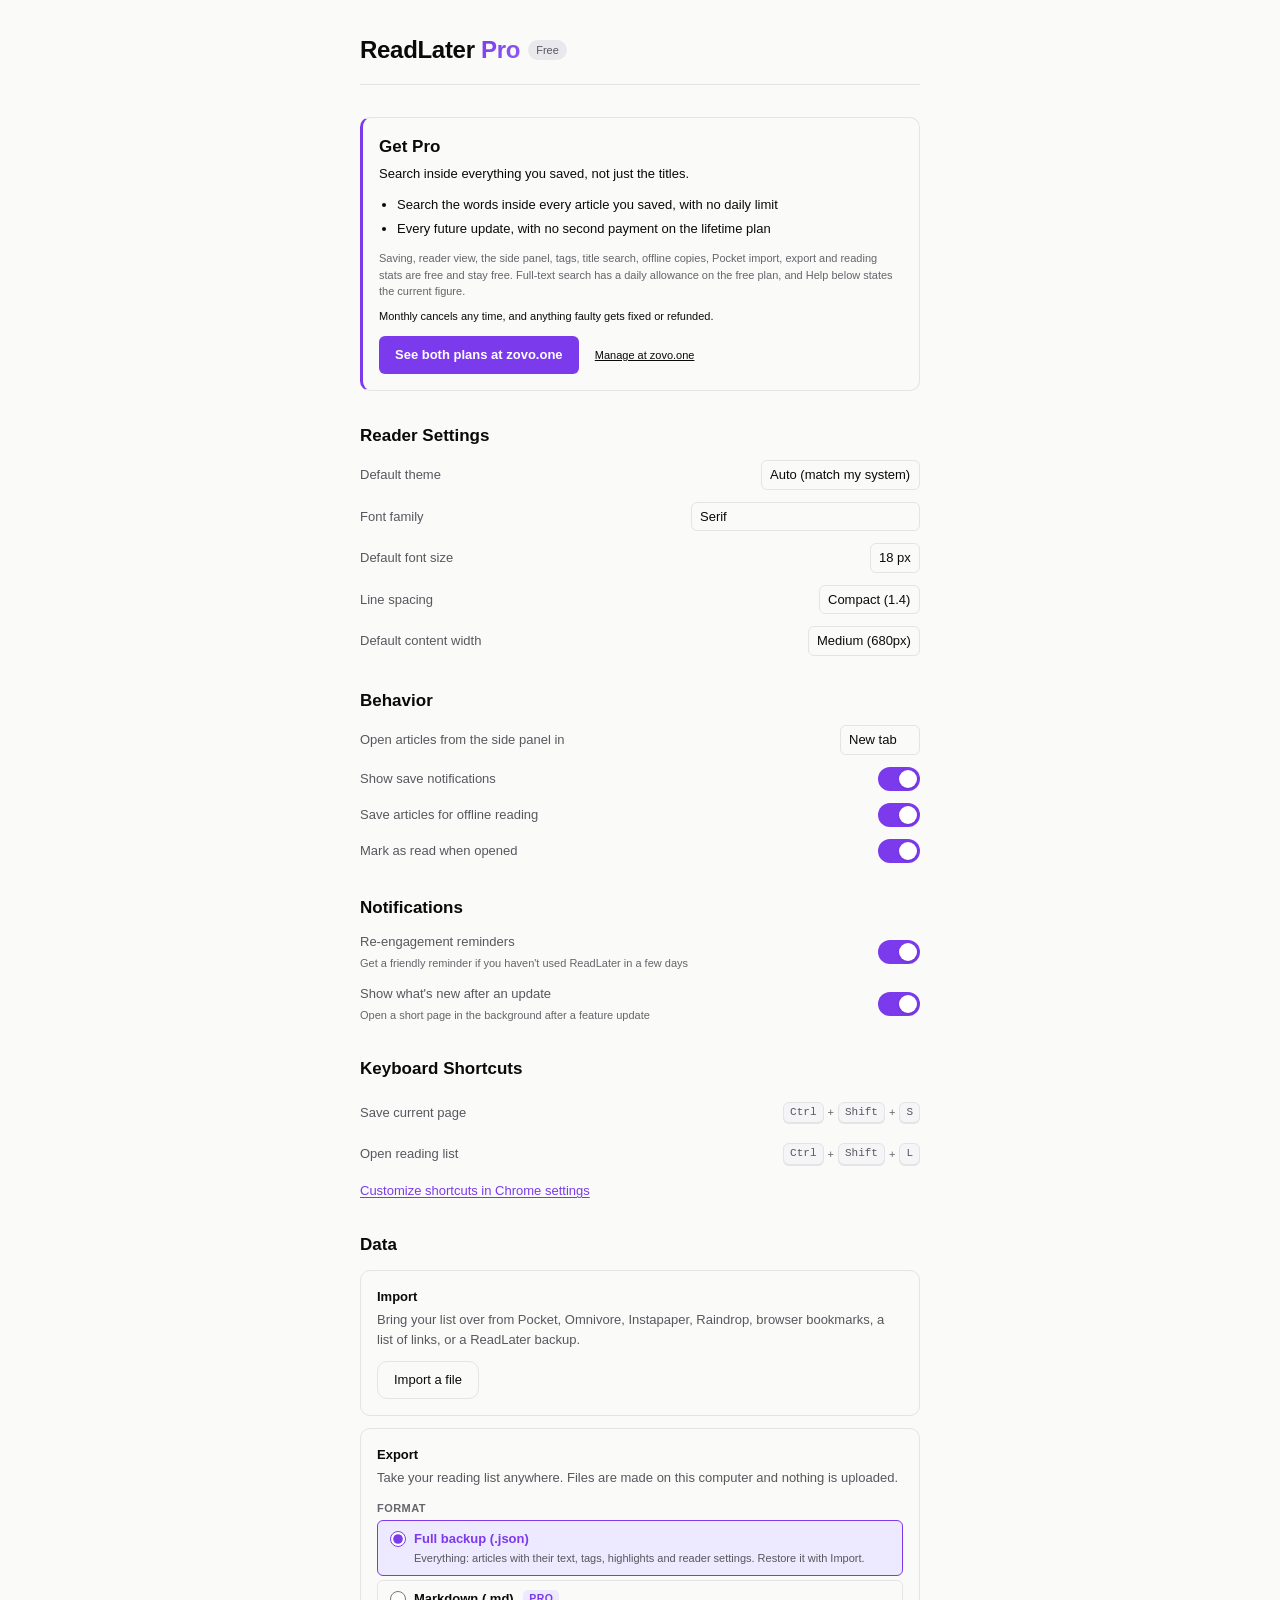
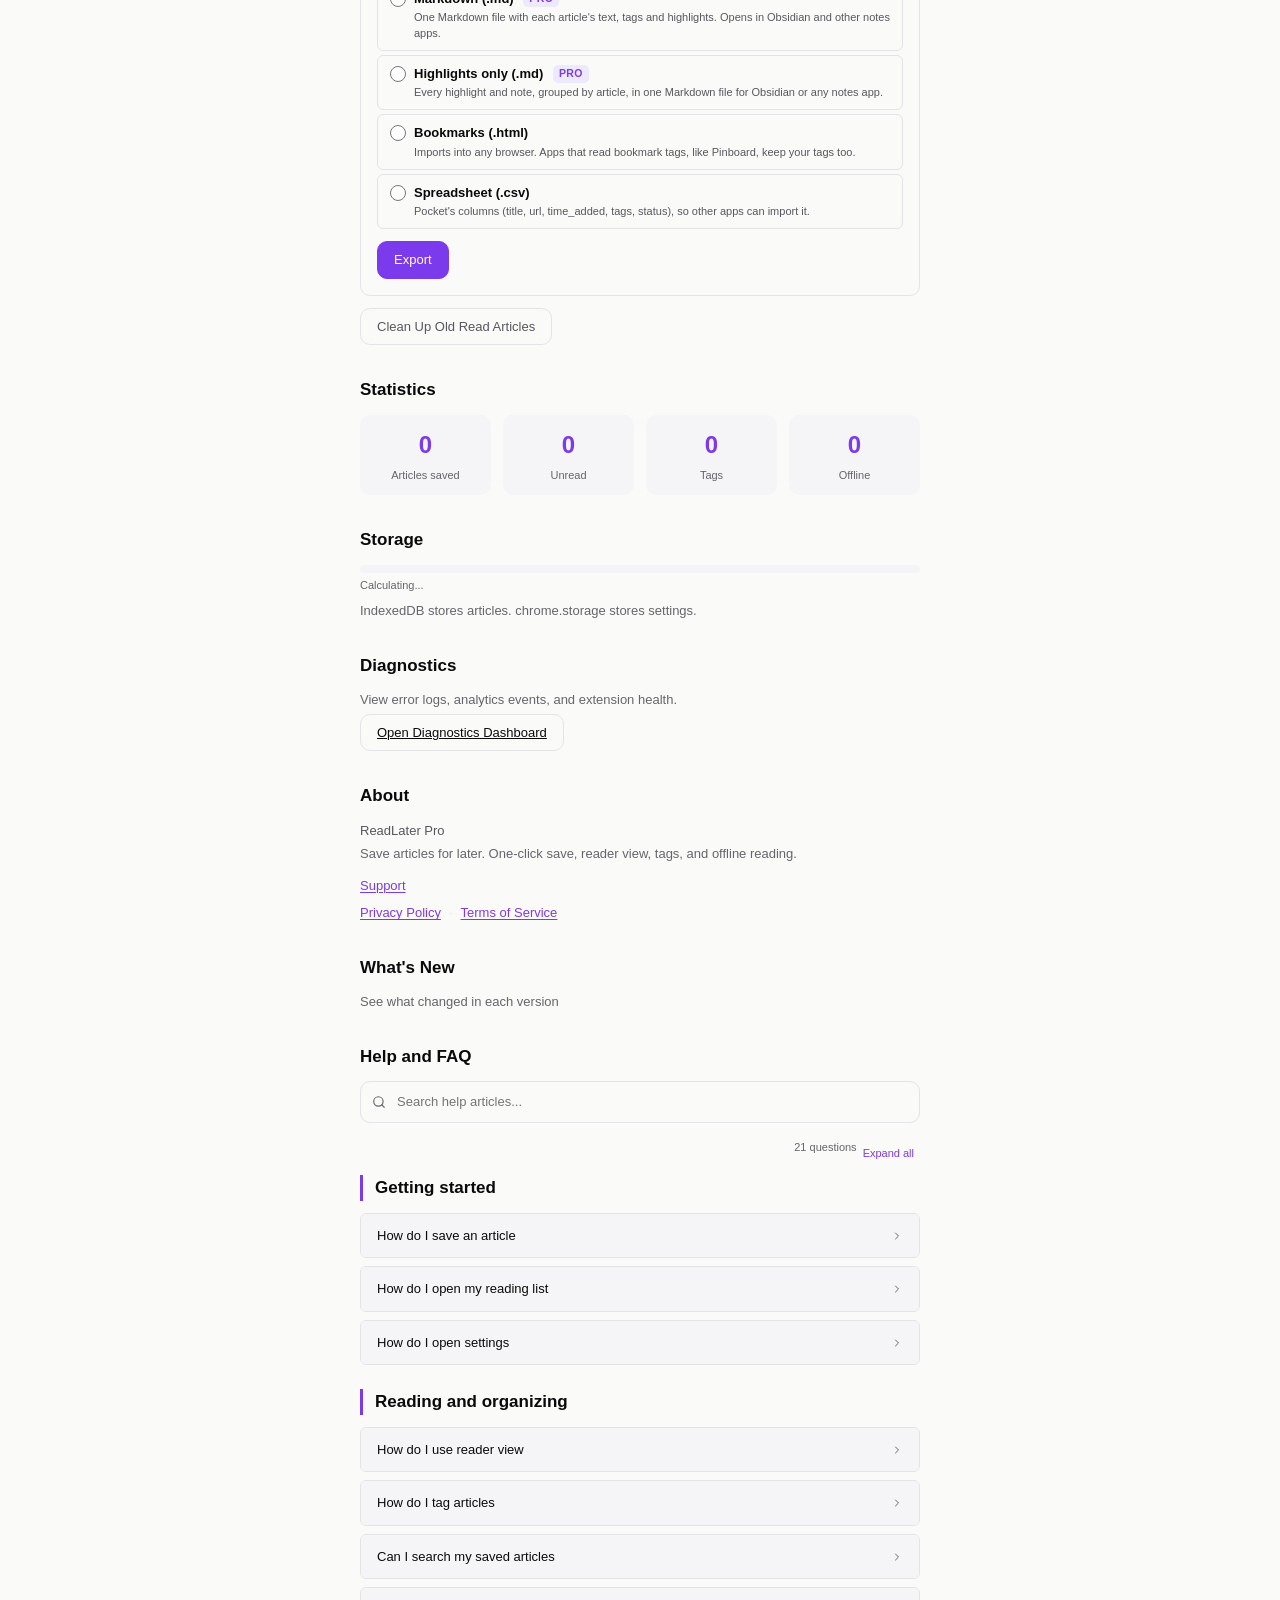
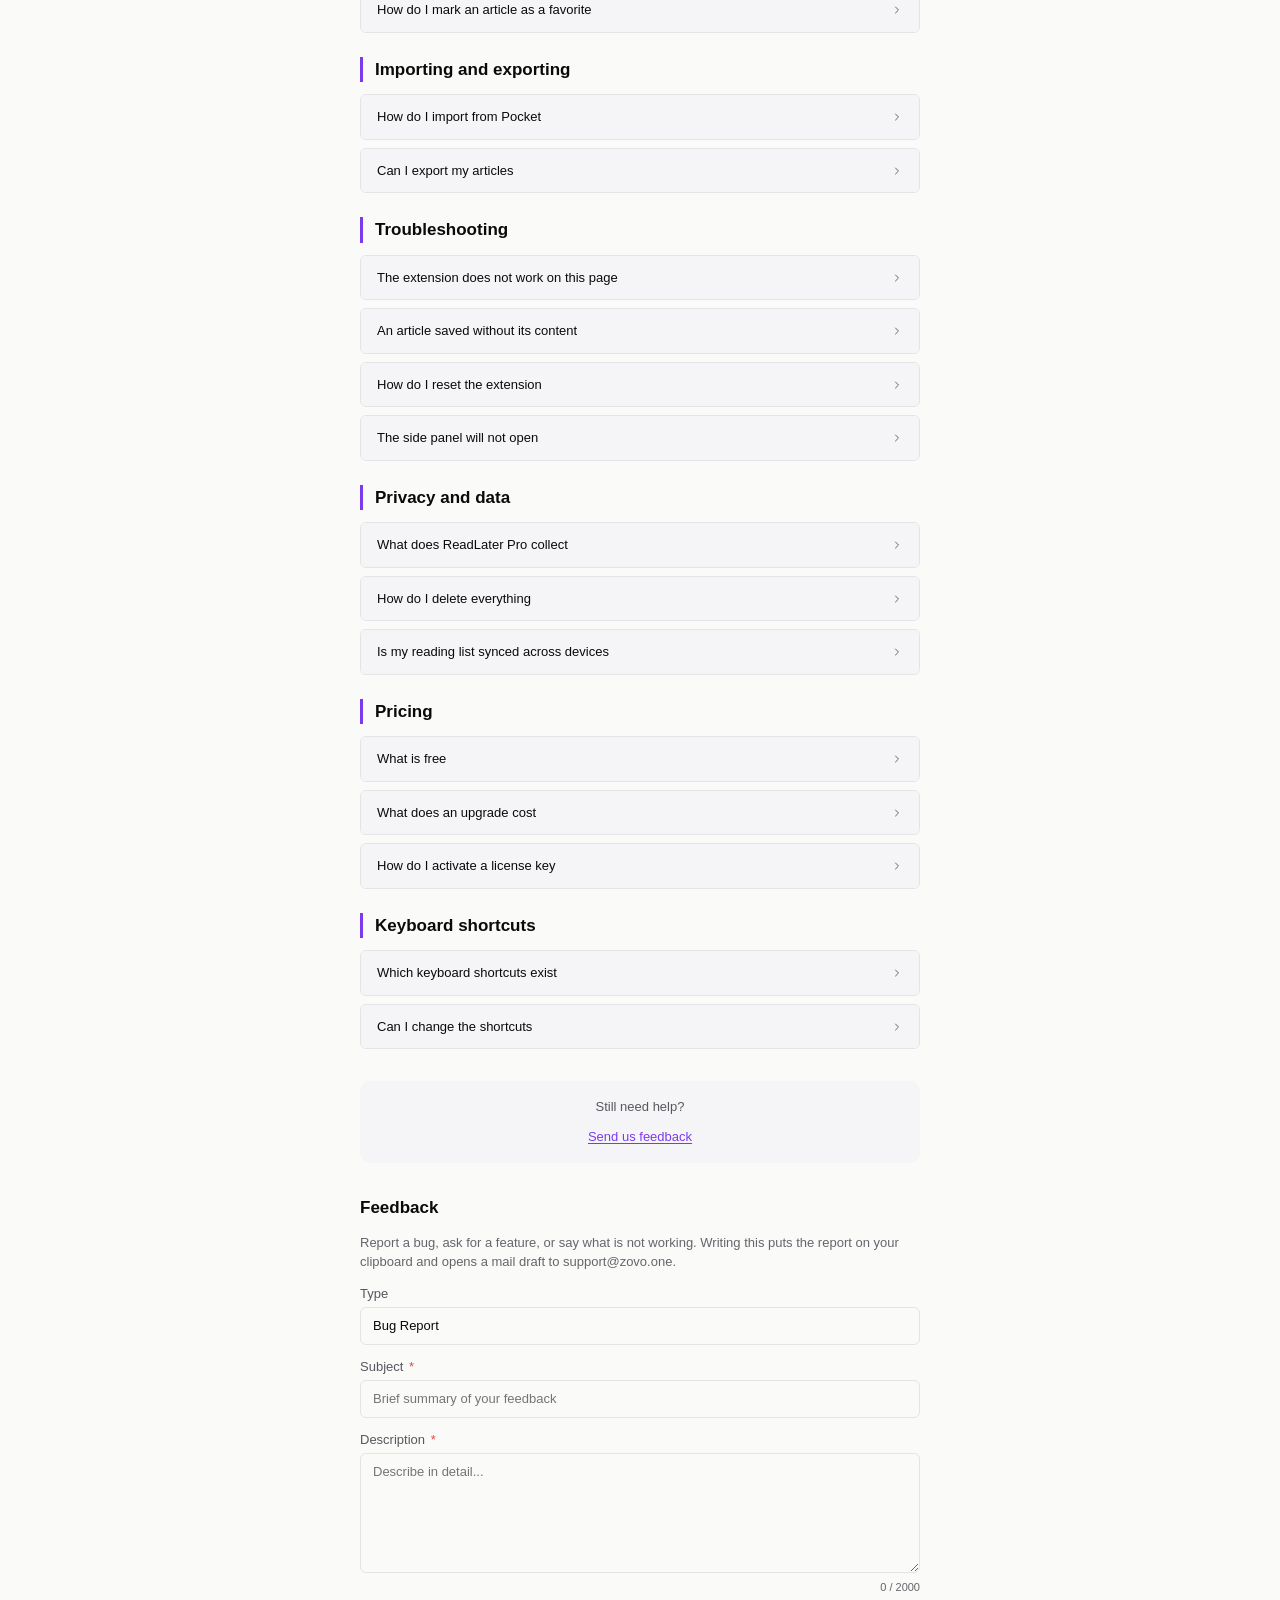
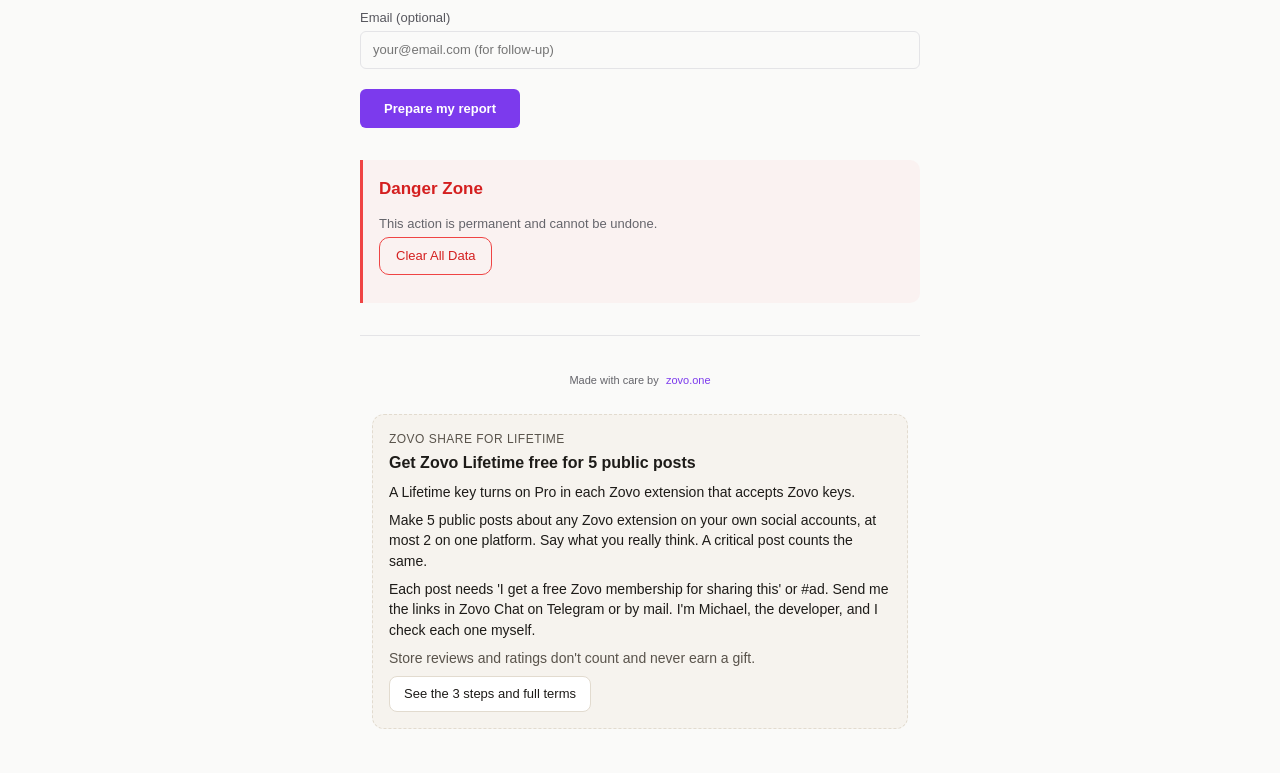
<file: src/options/options.html>
<!DOCTYPE html>
<html lang="en">
<head>
    <meta charset="UTF-8">
    <meta name="viewport" content="width=device-width, initial-scale=1.0">
    <link rel="stylesheet" href="../styles/cross-browser.css">
    <link rel="stylesheet" href="../styles/design-tokens.css">
    <link rel="stylesheet" href="../styles/components.css">
    <link rel="stylesheet" href="../styles/design-system.css">
    <link rel="stylesheet" href="options.css">
    <link rel="stylesheet" href="../styles/high-contrast.css">
    <link rel="stylesheet" href="../components/paywall.css">
    <link rel="stylesheet" href="community-links.css">
    <link rel="stylesheet" href="feedback-form.css">
    <link rel="stylesheet" href="faq-section.css">
    <link rel="stylesheet" href="bug-report.css">
    <link rel="stylesheet" href="changelog-section.css">
    <link rel="stylesheet" href="../styles/i18n-rtl.css">
    <title data-i18n="titleSettings">ReadLater Pro Settings</title>
</head>
<body>
    <a href="#main-content" class="skip-link" data-i18n="skipToMainContent">Skip to main content</a>
    <main class="options-container" id="main-content">
        <header class="options-header">
            <h1 class="options-title">ReadLater <span class="options-title-accent">Pro</span></h1>
            <span class="badge" id="tier-badge" data-i18n="badgeFree">Free</span>
            <span class="options-version" id="app-version"></span>
        </header>

        <!-- Upgrade rail. An offer, not a wall. Nothing here is gated,
             nothing counts down, and the card never dismisses or returns. -->
        <aside class="upgrade-rail" aria-labelledby="upgrade-rail-title">
            <h2 class="upgrade-rail-title" id="upgrade-rail-title" data-i18n="upgradeRailTitle">Get Pro</h2>
            <p class="upgrade-rail-lede" data-i18n="upgradeRailLede">Search inside everything you saved, not just the titles.</p>
            <ul class="upgrade-rail-stack">
                <li data-i18n="paywallStackSearch">Search the words inside every article you saved, with no daily limit</li>
                <li data-i18n="paywallStackUpdates">Every future update, with no second payment on the lifetime plan</li>
            </ul>
            <p class="upgrade-rail-free" data-i18n="upgradeRailFree">Saving, reader view, the side panel, tags, title search, offline copies, Pocket import, export and reading stats are free and stay free. Full-text search has a daily allowance on the free plan, and Help below states the current figure.</p>
            <p class="upgrade-rail-guarantee" data-i18n="upgradeRailGuarantee">Monthly cancels any time, and anything faulty gets fixed or refunded.</p>
            <a class="upgrade-rail-cta" id="upgrade-rail-cta"
               href="https://zovo.one/pricing?utm_source=readlater_pro&amp;utm_medium=extension&amp;utm_campaign=upgrade&amp;utm_content=options"
               target="_blank" rel="noopener">
                <span data-i18n="upgradeRailCta">See both plans at zovo.one</span>
                <span class="sr-only" data-i18n="linkOpensNewTab">(opens in new tab)</span>
            </a>
            <a class="upgrade-rail-manage" href="https://zovo.one/pricing?utm_source=readlater_pro&amp;utm_medium=extension&amp;utm_campaign=upgrade&amp;utm_content=options" target="_blank" rel="noopener">
                <span data-i18n="upgradeRailManage">Manage at zovo.one</span>
                <span class="sr-only" data-i18n="linkOpensNewTab">(opens in new tab)</span>
            </a>
        </aside>

        <!-- Reader Settings -->
        <section class="options-section">
            <h2 class="options-section-title" data-i18n="headingReaderSettings">Reader Settings</h2>

            <div class="options-row">
                <label class="options-label" for="rs-theme" data-i18n="labelDefaultTheme">Default theme</label>
                <select class="options-select" id="rs-theme">
                    <option value="auto" data-i18n="dataSettingsThemeAuto">Auto (match my system)</option>
                    <option value="light" data-i18n="themeLight">Light</option>
                    <option value="sepia" data-i18n="themeSepia">Sepia</option>
                    <option value="dark" data-i18n="themeDark">Dark</option>
                </select>
            </div>

            <div class="options-row">
                <label class="options-label" for="rs-font-family" data-i18n="labelFontFamily">Font family</label>
                <select class="options-select" id="rs-font-family">
                    <option value="serif" data-i18n="dataSettingsFontSerif">Serif</option>
                    <option value="sans" data-i18n="dataSettingsFontSans">Sans</option>
                    <option value="readable" data-i18n="dataSettingsFontReadable">Readable (easier to tell letters apart)</option>
                    <option value="mono" data-i18n="dataSettingsFontMono">Mono</option>
                    <option value="system" data-i18n="dataSettingsFontSystem">System</option>
                </select>
            </div>

            <div class="options-row">
                <label class="options-label" for="rs-font-size" data-i18n="labelDefaultFontSize">Default font size</label>
                <select class="options-select" id="rs-font-size">
                    <option value="12">12 px</option>
                    <option value="14">14 px</option>
                    <option value="16">16 px</option>
                    <option value="18" selected>18 px</option>
                    <option value="20">20 px</option>
                    <option value="22">22 px</option>
                    <option value="24">24 px</option>
                    <option value="26">26 px</option>
                    <option value="28">28 px</option>
                </select>
            </div>

            <div class="options-row">
                <label class="options-label" for="rs-line-height" data-i18n="dataSettingsLineSpacing">Line spacing</label>
                <select class="options-select" id="rs-line-height">
                    <option value="1.4" data-i18n="lineHeightCompact">Compact (1.4)</option>
                    <option value="1.6" data-i18n="lineHeightNormal">Normal (1.6)</option>
                    <option value="1.8" data-i18n="dataSettingsLineRelaxed">Relaxed (1.8)</option>
                    <option value="2" data-i18n="dataSettingsLineLoose">Loose (2.0)</option>
                </select>
            </div>

            <div class="options-row">
                <label class="options-label" for="rs-width" data-i18n="labelDefaultContentWidth">Default content width</label>
                <select class="options-select" id="rs-width">
                    <option value="560" data-i18n="widthNarrowPx">Narrow (560px)</option>
                    <option value="680" selected data-i18n="widthMediumPx">Medium (680px)</option>
                    <option value="800" data-i18n="widthWidePx">Wide (800px)</option>
                </select>
            </div>
        </section>

        <!-- Behavior -->
        <section class="options-section">
            <h2 class="options-section-title" data-i18n="headingBehavior">Behavior</h2>

            <div class="options-row">
                <label class="options-label" for="rs-open-in" data-i18n="dataSettingsOpenIn">Open articles from the side panel in</label>
                <select class="options-select" id="rs-open-in">
                    <option value="tab" data-i18n="dataSettingsOpenInTab">New tab</option>
                    <option value="panel" data-i18n="dataSettingsOpenInPanel">Side panel</option>
                </select>
            </div>

            <div class="options-row">
                <label class="options-label" for="opt-notifications" data-i18n="labelShowNotifications">
                    Show save notifications
                </label>
                <label class="toggle-switch">
                    <input type="checkbox" id="opt-notifications" checked>
                    <span class="toggle-slider"></span>
                </label>
            </div>

            <div class="options-row">
                <label class="options-label" for="opt-auto-offline" data-i18n="labelSaveOffline">
                    Save articles for offline reading
                </label>
                <label class="toggle-switch">
                    <input type="checkbox" id="opt-auto-offline" checked>
                    <span class="toggle-slider"></span>
                </label>
            </div>

            <div class="options-row">
                <label class="options-label" for="opt-mark-read" data-i18n="labelMarkReadOnOpen">
                    Mark as read when opened
                </label>
                <label class="toggle-switch">
                    <input type="checkbox" id="opt-mark-read" checked>
                    <span class="toggle-slider"></span>
                </label>
            </div>
        </section>

        <!-- Notifications -->
        <section class="options-section">
            <h2 class="options-section-title" data-i18n="headingNotifications">Notifications</h2>

            <div class="options-row">
                <div class="setting-info">
                    <span class="options-label" data-i18n="labelReengagementReminders">Re-engagement reminders</span>
                    <span class="setting-description" data-i18n="labelReengagementDescription">Get a friendly reminder if you haven't used ReadLater in a few days</span>
                </div>
                <label class="toggle-switch" for="notif-toggle">
                    <input type="checkbox" id="notif-toggle" checked data-i18n-aria="labelReengagementReminders" aria-label="Re-engagement reminders">
                    <span class="toggle-slider"></span>
                </label>
            </div>

            <div class="options-row">
                <div class="setting-info">
                    <span class="options-label" id="whatsNewLabel" data-i18n="labelShowWhatsNew">Show what's new after an update</span>
                    <span class="setting-description" data-i18n="labelShowWhatsNewDescription">Open a short page in the background after a feature update</span>
                </div>
                <label class="toggle-switch" for="whatsnew-toggle">
                    <input type="checkbox" id="whatsnew-toggle" checked aria-labelledby="whatsNewLabel">
                    <span class="toggle-slider"></span>
                </label>
            </div>
        </section>

        <!-- Usage Stats (Streak): StreakTracker is not wired up, so the block stays hidden -->
        <section class="options-section" hidden>
            <h2 class="options-section-title" data-i18n="headingUsageStats">Usage Stats</h2>
            <div class="stats-grid" id="streak-stats">
                <div class="stat-card">
                    <span class="stat-value" id="stat-streak">0</span>
                    <span class="stat-label" data-i18n="statCurrentStreak">Current Streak</span>
                </div>
                <div class="stat-card">
                    <span class="stat-value" id="stat-best">0</span>
                    <span class="stat-label" data-i18n="statBestStreak">Best Streak</span>
                </div>
                <div class="stat-card">
                    <span class="stat-value" id="stat-total-days">0</span>
                    <span class="stat-label" data-i18n="statTotalDaysUsed">Total Days Used</span>
                </div>
            </div>
        </section>

        <!-- Keyboard Shortcuts -->
        <section class="options-section">
            <h2 class="options-section-title" data-i18n="headingKeyboardShortcuts">Keyboard Shortcuts</h2>

            <div class="shortcut-row">
                <span class="shortcut-desc" data-i18n="shortcutSaveCurrentPage">Save current page</span>
                <span class="shortcut-keys">
                    <kbd>Ctrl</kbd> + <kbd>Shift</kbd> + <kbd>S</kbd>
                </span>
            </div>

            <div class="shortcut-row">
                <span class="shortcut-desc" data-i18n="shortcutOpenReadingList">Open reading list</span>
                <span class="shortcut-keys">
                    <kbd>Ctrl</kbd> + <kbd>Shift</kbd> + <kbd>L</kbd>
                </span>
            </div>

            <p class="options-text options-text-muted shortcut-link-row">
                <a href="#" id="link-shortcuts" class="options-link" data-i18n="shortcutCustomizeLink">Customize shortcuts in Chrome settings</a>
            </p>
        </section>

        <!-- Import / Export -->
        <section class="options-section">
            <h2 class="options-section-title" data-i18n="headingData">Data</h2>

            <div class="data-card">
                <h3 class="data-card-title" data-i18n="dataImportCardTitle">Import</h3>
                <p class="data-card-text" data-i18n="dataImportCardText">Bring your list over from Pocket, Omnivore, Instapaper, Raindrop, browser bookmarks, a list of links, or a ReadLater backup.</p>
                <button class="btn" id="btn-import" data-i18n="dataImportCardButton">Import a file</button>
            </div>

            <!-- fetch lane hook: full text for link-only articles (fulltext-access.js wires it) -->
            <div class="data-card" id="fetch-text-card" data-rl-fetch-count hidden>
                <h3 class="data-card-title" data-i18n="fetchSettingsTitle">Full text for saved links</h3>
                <p class="data-card-text" data-i18n="fetchSettingsText">Some of your articles are links only, usually from an import. ReadLater can download their text from each site so they're readable offline. Nothing is sent to Zovo.</p>
                <button class="btn" type="button" data-rl-fetch-open="from=settings" data-i18n="fetchSettingsButton">Get the full text</button>
            </div>

            <div class="data-card" id="export-card">
                <h3 class="data-card-title" id="export-title" data-i18n="dataExportTitle">Export</h3>
                <p class="data-card-text" data-i18n="dataExportText">Take your reading list anywhere. Files are made on this computer and nothing is uploaded.</p>
                <fieldset class="export-formats">
                    <legend class="export-legend" data-i18n="dataExportFormat">Format</legend>
                    <label class="export-option">
                        <input type="radio" name="export-format" value="backup" checked>
                        <span class="export-option-body">
                            <span class="export-option-name" data-i18n="dataExportBackupName">Full backup (.json)</span>
                            <span class="export-option-desc" data-i18n="dataExportBackupDesc">Everything: articles with their text, tags, highlights and reader settings. Restore it with Import.</span>
                        </span>
                    </label>
                    <label class="export-option">
                        <input type="radio" name="export-format" value="markdown">
                        <span class="export-option-body">
                            <span class="export-option-name"><span data-i18n="dataExportMdName">Markdown (.md)</span> <span class="export-pro" data-i18n="proExportTag">Pro</span></span>
                            <span class="export-option-desc" data-i18n="dataExportMdDesc">One Markdown file with each article's text, tags and highlights. Opens in Obsidian and other notes apps.</span>
                        </span>
                    </label>
                    <label class="export-option">
                        <input type="radio" name="export-format" value="highlights">
                        <span class="export-option-body">
                            <span class="export-option-name"><span data-i18n="dataExportHlName">Highlights only (.md)</span> <span class="export-pro" data-i18n="proExportTag">Pro</span></span>
                            <span class="export-option-desc" data-i18n="dataExportHlDesc">Every highlight and note, grouped by article, in one Markdown file for Obsidian or any notes app.</span>
                        </span>
                    </label>
                    <label class="export-option">
                        <input type="radio" name="export-format" value="bookmarks">
                        <span class="export-option-body">
                            <span class="export-option-name" data-i18n="dataExportBmName">Bookmarks (.html)</span>
                            <span class="export-option-desc" data-i18n="dataExportBmDesc">Imports into any browser. Apps that read bookmark tags, like Pinboard, keep your tags too.</span>
                        </span>
                    </label>
                    <label class="export-option">
                        <input type="radio" name="export-format" value="csv">
                        <span class="export-option-body">
                            <span class="export-option-name" data-i18n="dataExportCsvName">Spreadsheet (.csv)</span>
                            <span class="export-option-desc" data-i18n="dataExportCsvDesc">Pocket's columns (title, url, time_added, tags, status), so other apps can import it.</span>
                        </span>
                    </label>
                </fieldset>
                <div class="options-row export-sub" id="export-which-row">
                    <label class="options-label" for="export-which" data-i18n="dataExportWhich">Articles</label>
                    <select class="options-select" id="export-which">
                        <option value="all" data-i18n="dataExportWhichAll">All articles</option>
                        <option value="unread" data-i18n="dataExportWhichUnread">Unread only</option>
                        <option value="favorites" data-i18n="dataExportWhichFav">Favorites only</option>
                    </select>
                </div>
                <label class="export-check" id="export-images-row">
                    <input type="checkbox" id="export-images" checked>
                    <span data-i18n="dataExportImages">Keep images as links</span>
                </label>
                <div class="export-actions">
                    <button class="btn btn-primary" id="btn-export-run" data-i18n="dataExportButton">Export</button>
                    <p class="export-status" id="export-status" role="status" aria-live="polite"></p>
                </div>
            </div>

            <div class="options-row">
                <button class="btn btn-secondary" id="btn-cleanup" data-i18n="buttonCleanup">Clean Up Old Read Articles</button>
            </div>
        </section>

        <!-- Stats -->
        <section class="options-section">
            <h2 class="options-section-title" data-i18n="headingStatistics">Statistics</h2>
            <div class="options-stats" id="stats-container">
                <div class="options-stat">
                    <span class="options-stat-value" id="stat-total">0</span>
                    <span class="options-stat-label" data-i18n="statArticlesSaved">Articles saved</span>
                </div>
                <div class="options-stat">
                    <span class="options-stat-value" id="stat-unread">0</span>
                    <span class="options-stat-label" data-i18n="statUnread">Unread</span>
                </div>
                <div class="options-stat">
                    <span class="options-stat-value" id="stat-tags">0</span>
                    <span class="options-stat-label" data-i18n="statTags">Tags</span>
                </div>
                <div class="options-stat">
                    <span class="options-stat-value" id="stat-offline">0</span>
                    <span class="options-stat-label" data-i18n="statOffline">Offline</span>
                </div>
            </div>
        </section>

        <!-- Storage Usage -->
        <section class="options-section">
            <h2 class="options-section-title" data-i18n="headingStorage">Storage</h2>
            <div class="storage-info">
                <div class="storage-bar-container">
                    <div class="storage-bar" id="storage-bar" role="progressbar" data-i18n-aria="labelStorageUsage" aria-label="Storage usage" aria-valuemin="0" aria-valuemax="100"></div>
                </div>
                <span class="storage-text" id="storage-text" aria-live="polite" data-i18n="statusCalculating">Calculating...</span>
            </div>
            <p class="options-text options-text-muted" data-i18n="aboutStorageNote">IndexedDB stores articles. chrome.storage stores settings.</p>
        </section>

        <!-- Diagnostics -->
        <section class="options-section">
            <h2 class="options-section-title" data-i18n="headingDiagnostics">Diagnostics</h2>
            <p class="options-text options-text-muted" data-i18n="aboutDiagnosticsDesc">View error logs, analytics events, and extension health.</p>
            <div class="options-row">
                <a href="../pages/diagnostics.html" target="_blank" rel="noopener" class="btn" id="link-diagnostics"><span data-i18n="buttonOpenDiagnostics">Open Diagnostics Dashboard</span> <span class="sr-only" data-i18n="linkOpensNewTab">(opens in new tab)</span></a>
            </div>
        </section>

        <!-- About -->
        <section class="options-section">
            <h2 class="options-section-title" data-i18n="headingAbout">About</h2>
            <p class="options-text"><span data-i18n="appName">ReadLater Pro</span> <span id="about-version"></span></p>
            <p class="options-text options-text-muted" data-i18n="aboutDescription">Save articles for later. One-click save, reader view, tags, and offline reading.</p>
            <div class="options-about-links">
                <a href="https://zovo.one/support" target="_blank" rel="noopener" class="options-link"><span data-i18n="linkSupport">Support</span> <span class="sr-only" data-i18n="linkOpensNewTab">(opens in new tab)</span></a>
            </div>
            <div class="options-legal-links">
                <a href="../legal/privacy-policy.html" target="_blank" rel="noopener" class="options-link"><span data-i18n="linkPrivacyPolicy">Privacy Policy</span> <span class="sr-only" data-i18n="linkOpensNewTab">(opens in new tab)</span></a>
                <span class="options-link-separator">&middot;</span>
                <a href="../legal/terms.html" target="_blank" rel="noopener" class="options-link"><span data-i18n="linkTermsOfService">Terms of Service</span> <span class="sr-only" data-i18n="linkOpensNewTab">(opens in new tab)</span></a>
            </div>
        </section>

        <!-- Community -->
        <section id="community-section">
            <div id="community-container"></div>
        </section>

        <!-- Your Data (Export / Delete) -->
        <section class="options-section">
            <div id="data-management-container"></div>
        </section>

        <!-- Privacy Controls -->
        <section class="options-section">
            <div id="privacy-controls-container"></div>
        </section>

        <!-- What's New / Changelog -->
        <section class="options-section" id="section-changelog">
            <h2 class="options-section-title" data-i18n="headingWhatsNew">What's New <span class="changelog-dot hidden" id="changelog-dot"></span></h2>
            <p class="changelog-subtitle" data-i18n="changelogSubtitle">See what changed in each version</p>
            <div id="changelog-container"></div>
        </section>

        <!-- Help / FAQ -->
        <section class="options-section" id="section-faq">
            <h2 class="options-section-title" data-i18n="headingHelpFaq">Help and FAQ</h2>
            <div class="faq-search-wrapper">
                <svg class="faq-search-icon" width="14" height="14" viewBox="0 0 24 24" fill="none" stroke="currentColor" stroke-width="2" stroke-linecap="round" stroke-linejoin="round" aria-hidden="true" focusable="false">
                    <circle cx="11" cy="11" r="8"/>
                    <line x1="21" y1="21" x2="16.65" y2="16.65"/>
                </svg>
                <input type="text" class="faq-search-input" id="faq-search" placeholder="Search help articles..." aria-label="Search help articles" data-i18n-placeholder="placeholderSearchHelp" data-i18n-aria="labelSearchHelp">
            </div>
            <div class="faq-controls">
                <span class="faq-results-count" id="faq-results-count" aria-live="polite"></span>
                <button class="faq-expand-all" id="faq-expand-all" data-i18n="buttonExpandAll" aria-expanded="false">Expand all</button>
            </div>
            <div id="faq-container"></div>
            <div class="faq-footer">
                <p class="faq-footer-text" data-i18n="faqStillNeedHelp">Still need help?</p>
                <button class="faq-footer-link" id="faq-need-help" data-i18n="faqSendFeedback">Send us feedback</button>
            </div>
        </section>

        <!-- Feedback -->
        <section class="options-section feedback-section" id="section-feedback">
            <h2 class="options-section-title" data-i18n="headingFeedback">Feedback</h2>
            <p class="options-text options-text-muted" style="margin-bottom: var(--space-md);" data-i18n="feedbackSubtitle">Report a bug, ask for a feature, or say what is not working. Writing this puts the report on your clipboard and opens a mail draft to support@zovo.one.</p>

            <div id="feedback-success" class="feedback-success" role="status" aria-live="polite"></div>

            <div id="feedback-form" class="feedback-form">
                <div class="feedback-field">
                    <label class="feedback-label" for="feedback-type" data-i18n="feedbackLabelType">Type</label>
                    <select class="feedback-select" id="feedback-type">
                        <option value="bug" data-i18n="feedbackTypeBugReport">Bug Report</option>
                        <option value="feature" data-i18n="feedbackTypeFeatureRequest">Feature Request</option>
                        <option value="general" data-i18n="feedbackTypeGeneral">General Feedback</option>
                    </select>
                </div>

                <div class="feedback-field">
                    <label class="feedback-label" for="feedback-subject" data-i18n="feedbackLabelSubject">Subject <span class="required">*</span></label>
                    <input type="text" class="feedback-input" id="feedback-subject" maxlength="100" placeholder="Brief summary of your feedback" required data-i18n-placeholder="placeholderFeedbackSubject">
                    <span class="feedback-error"></span>
                </div>

                <div class="feedback-field">
                    <label class="feedback-label" for="feedback-description" data-i18n="feedbackLabelDescription">Description <span class="required">*</span></label>
                    <textarea class="feedback-textarea" id="feedback-description" maxlength="2000" placeholder="Describe in detail..." required data-i18n-placeholder="placeholderFeedbackDescription"></textarea>
                    <span class="feedback-char-count" id="feedback-char-count" aria-live="polite">0 / 2000</span>
                    <span class="feedback-error"></span>
                </div>

                <div class="feedback-field">
                    <label class="feedback-label" for="feedback-email" data-i18n="feedbackLabelEmail">Email (optional)</label>
                    <input type="email" class="feedback-input" id="feedback-email" placeholder="your@email.com (for follow-up)" data-i18n-placeholder="placeholderFeedbackEmail">
                    <span class="feedback-error"></span>
                </div>

                <!-- Diagnostic data for bug reports -->
                <div class="feedback-diagnostics" id="feedback-diagnostics">
                    <label class="feedback-include-diag">
                        <input type="checkbox" id="feedback-include-diag" checked>
                        <span data-i18n="feedbackIncludeDiagnostics">Include diagnostic data with this report</span>
                    </label>
                    <button class="feedback-diagnostics-toggle" id="feedback-diag-toggle" aria-expanded="false" aria-controls="feedback-diag-preview">
                        <span class="chevron" aria-hidden="true">&#9654;</span>
                        <span data-i18n="feedbackPreviewDiagnostics">Preview diagnostic data</span>
                    </button>
                    <div class="feedback-diagnostics-preview" id="feedback-diag-preview">
                        <pre id="feedback-diag-preview-pre"></pre>
                    </div>
                    <div class="feedback-diagnostics-actions">
                        <button class="feedback-diag-btn" id="feedback-diag-copy" aria-label="Copy diagnostic data" data-i18n="buttonCopy">Copy</button>
                        <button class="feedback-diag-btn" id="feedback-diag-download" aria-label="Download diagnostic data" data-i18n="buttonDownload">Download</button>
                    </div>
                </div>

                <div class="feedback-actions">
                    <button class="feedback-submit" id="feedback-submit" type="button" data-i18n="buttonPrepareReport">Prepare my report</button>
                    <span class="feedback-draft-indicator" id="feedback-draft-indicator"></span>
                </div>
            </div>
        </section>

        <!-- Danger Zone -->
        <section class="options-section danger-zone">
            <h2 class="options-section-title danger-zone-title" data-i18n="headingDangerZone">Danger Zone</h2>
            <p class="options-text options-text-muted" data-i18n="aboutDangerZoneDesc">This action is permanent and cannot be undone.</p>
            <div class="options-row">
                <button class="btn btn-danger" id="btn-clear" data-i18n="buttonClearAllData">Clear All Data</button>
            </div>
        </section>

        <!-- Zovo Footer -->
        <footer class="options-footer">
            <span class="options-footer-text">Made with care by</span>
            <a href="https://www.zovo.one" target="_blank" rel="noopener" class="options-footer-link">zovo.one</a>
        </footer>
    </main>

    <!-- Screen reader announcements -->
    <div id="sr-announcements" class="sr-only" role="status" aria-live="polite" aria-atomic="true"></div>

    <!-- Toast notification -->
    <div class="toast" id="toast" role="status" aria-live="polite"></div>

    <script src="../utils/focus-manager.js"></script>
    <script src="../utils/announcer.js"></script>
    <script src="../utils/sanitize.js"></script>
    <script src="../shared/message-types.js"></script>
    <script src="../utils/error-handler.js"></script>
    <script src="../utils/analytics.js"></script>
    <script src="../components/paywall.js"></script>
    <script src="../shared/i18n.js"></script>
    <script src="../utils/i18n-loader.js"></script>
    <script src="community-links.js"></script>
    <script src="data-management.js"></script>
    <script src="privacy-controls.js"></script>
    <script src="../background/update-notifier.js"></script>
    <script src="bug-report.js"></script>
    <script src="feedback-form.js"></script>
    <script src="faq-section.js"></script>
    <script src="changelog-section.js"></script>
    <script src="options.js"></script>
    <script src="whats-new-setting.js"></script>
    <script src="../shared/highlights-store.js"></script>
    <script src="../pages/import-csv.js"></script>
    <script src="export-markdown.js"></script>
    <script src="../utils/feature-gate.js"></script>
    <script src="export-card.js"></script>
    <script src="reader-settings.js"></script>
    <script src="../shared/fulltext-access.js"></script><!-- fetch lane hook -->

<script src="../../zovo-whats-new/config.js"></script><script src="../../zovo-whats-new/zovo-cards.js" data-zovo-mount="settings" data-zovo-anchor="#main-content"></script>
</body>
</html>
</file>
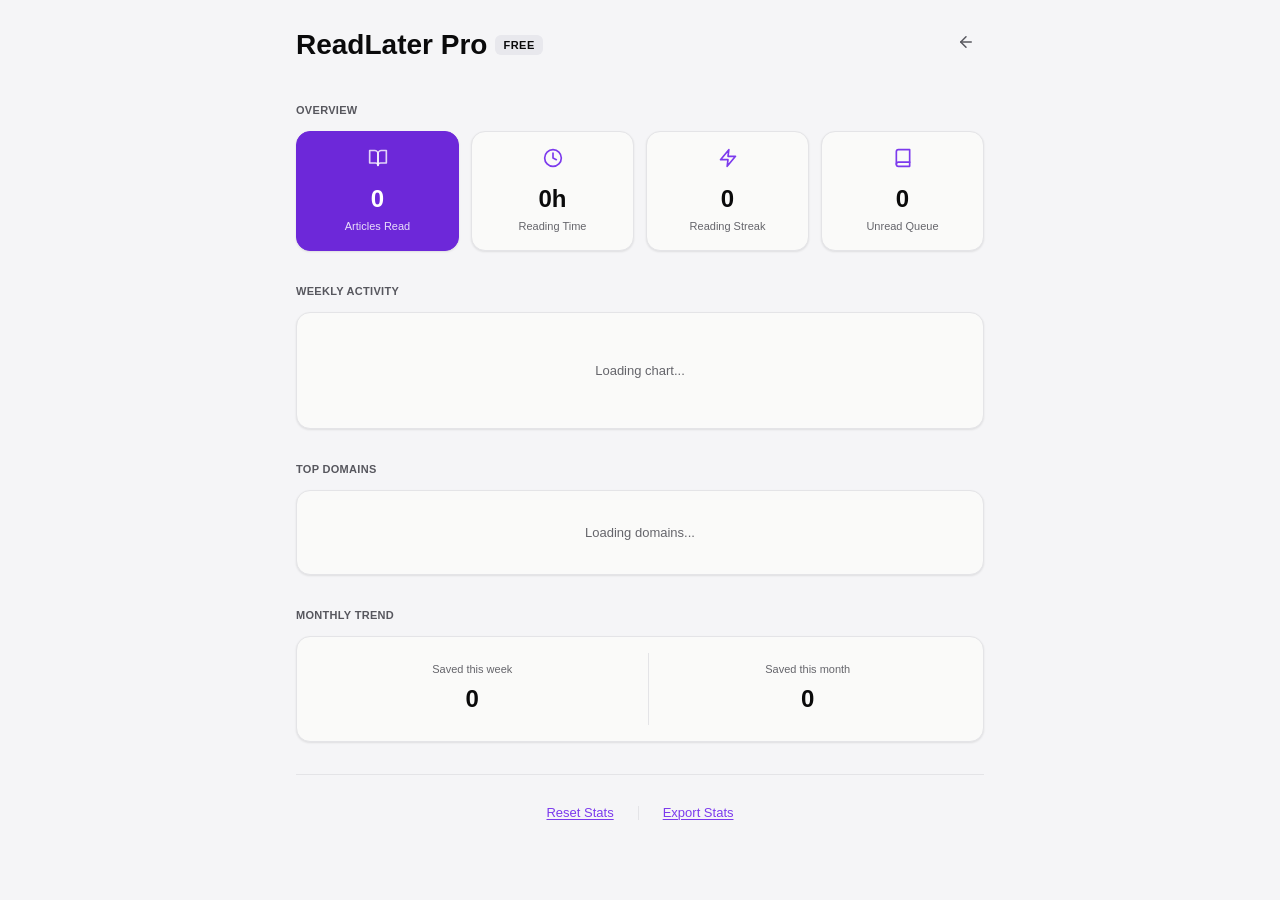
<file: src/pages/dashboard.html>
<!DOCTYPE html>
<html lang="en">
<head>
    <meta charset="UTF-8">
    <meta name="viewport" content="width=device-width, initial-scale=1.0">
    <link rel="stylesheet" href="../styles/cross-browser.css">
    <link rel="stylesheet" href="../styles/design-tokens.css">
    <link rel="stylesheet" href="../styles/design-system.css">
    <link rel="stylesheet" href="dashboard.css">
    <link rel="stylesheet" href="../styles/high-contrast.css">
    <link rel="stylesheet" href="../styles/i18n-rtl.css">
    <title data-i18n="titleDashboard">Reading Statistics - ReadLater Pro</title>
</head>
<body>
    <a href="#main-content" class="skip-link" data-i18n="skipToMainContent">Skip to main content</a>
    <main class="dashboard" id="main-content">

        <!-- Header -->
        <header class="dashboard-header">
            <div class="dashboard-header-top">
                <div class="dashboard-header-info">
                    <h1 class="dashboard-title"><span data-i18n="appName">ReadLater Pro</span> <span class="dashboard-pro-badge" id="tier-badge" data-i18n="badgeFree">Free</span></h1>
                    <p class="dashboard-member-since" id="member-since"></p>
                </div>
                <button type="button" class="dashboard-back-link" id="back-link" data-i18n-title="tooltipBackToReadingList" title="Back to reading list" data-i18n-aria="tooltipBackToReadingList" aria-label="Back to reading list">
                    <svg width="18" height="18" viewBox="0 0 24 24" fill="none" stroke="currentColor" stroke-width="2" stroke-linecap="round" stroke-linejoin="round" aria-hidden="true" focusable="false">
                        <line x1="19" y1="12" x2="5" y2="12"/>
                        <polyline points="12 19 5 12 12 5"/>
                    </svg>
                </button>
            </div>
        </header>

        <!-- Value Summary Cards -->
        <section class="dashboard-section">
            <h2 class="dashboard-section-title" data-i18n="headingOverview">Overview</h2>
            <div class="value-cards" id="value-cards">
                <div class="value-card value-card-primary">
                    <div class="value-card-icon">
                        <svg width="20" height="20" viewBox="0 0 24 24" fill="none" stroke="currentColor" stroke-width="2" stroke-linecap="round" stroke-linejoin="round" aria-hidden="true" focusable="false">
                            <path d="M2 3h6a4 4 0 0 1 4 4v14a3 3 0 0 0-3-3H2z"/>
                            <path d="M22 3h-6a4 4 0 0 0-4 4v14a3 3 0 0 1 3-3h7z"/>
                        </svg>
                    </div>
                    <div class="value-card-number" id="stat-read">0</div>
                    <div class="value-card-label" data-i18n="statArticlesRead">Articles Read</div>
                </div>
                <div class="value-card">
                    <div class="value-card-icon">
                        <svg width="20" height="20" viewBox="0 0 24 24" fill="none" stroke="currentColor" stroke-width="2" stroke-linecap="round" stroke-linejoin="round" aria-hidden="true" focusable="false">
                            <circle cx="12" cy="12" r="10"/>
                            <polyline points="12 6 12 12 16 14"/>
                        </svg>
                    </div>
                    <div class="value-card-number" id="stat-time">0h</div>
                    <div class="value-card-label" data-i18n="statReadingTime">Reading Time</div>
                </div>
                <div class="value-card">
                    <div class="value-card-icon">
                        <svg width="20" height="20" viewBox="0 0 24 24" fill="none" stroke="currentColor" stroke-width="2" stroke-linecap="round" stroke-linejoin="round" aria-hidden="true" focusable="false">
                            <polygon points="13 2 3 14 12 14 11 22 21 10 12 10 13 2"/>
                        </svg>
                    </div>
                    <div class="value-card-number" id="stat-streak">0</div>
                    <div class="value-card-label" data-i18n="statReadingStreak">Reading Streak</div>
                </div>
                <div class="value-card">
                    <div class="value-card-icon">
                        <svg width="20" height="20" viewBox="0 0 24 24" fill="none" stroke="currentColor" stroke-width="2" stroke-linecap="round" stroke-linejoin="round" aria-hidden="true" focusable="false">
                            <path d="M4 19.5A2.5 2.5 0 0 1 6.5 17H20"/>
                            <path d="M6.5 2H20v20H6.5A2.5 2.5 0 0 1 4 19.5v-15A2.5 2.5 0 0 1 6.5 2z"/>
                        </svg>
                    </div>
                    <div class="value-card-number" id="stat-unread">0</div>
                    <div class="value-card-label" data-i18n="statUnreadQueue">Unread Queue</div>
                </div>
            </div>
        </section>

        <!-- Weekly Activity Chart -->
        <section class="dashboard-section">
            <h2 class="dashboard-section-title" data-i18n="headingWeeklyActivity">Weekly Activity</h2>
            <div class="weekly-chart" id="weekly-chart">
                <div class="weekly-chart-placeholder" data-i18n="statusLoadingChart">Loading chart...</div>
            </div>
        </section>

        <!-- Top Domains -->
        <section class="dashboard-section">
            <h2 class="dashboard-section-title" data-i18n="headingTopDomains">Top Domains</h2>
            <div class="top-domains" id="top-domains">
                <div class="top-domains-placeholder" data-i18n="statusLoadingDomains">Loading domains...</div>
            </div>
        </section>

        <!-- Monthly Trend -->
        <section class="dashboard-section">
            <h2 class="dashboard-section-title" data-i18n="headingMonthlyTrend">Monthly Trend</h2>
            <div class="monthly-trend" id="monthly-trend">
                <div class="trend-item">
                    <span class="trend-label" data-i18n="dashboardSavedThisWeek">Saved this week</span>
                    <span class="trend-value" id="trend-week">0</span>
                </div>
                <div class="trend-item">
                    <span class="trend-label" data-i18n="dashboardSavedThisMonth">Saved this month</span>
                    <span class="trend-value" id="trend-month">0</span>
                </div>
            </div>
        </section>

        <!-- Upgrade CTA (hidden for Pro users) -->
        <section class="dashboard-section" id="upgrade-cta-section" style="display:none;">
            <div class="upgrade-cta">
                <div class="upgrade-cta-icon">
                    <svg width="28" height="28" viewBox="0 0 24 24" fill="none" stroke="currentColor" stroke-width="2" stroke-linecap="round" stroke-linejoin="round" aria-hidden="true" focusable="false">
                        <polygon points="12 2 15.09 8.26 22 9.27 17 14.14 18.18 21.02 12 17.77 5.82 21.02 7 14.14 2 9.27 8.91 8.26 12 2"/>
                    </svg>
                </div>
                <h3 class="upgrade-cta-title" data-i18n="dashboardUpgradeTitleClean">Search the words, not just the titles</h3>
                <p class="upgrade-cta-desc" data-i18n="dashboardUpgradeDescClean">These statistics are free and stay free. The one thing Pro adds is full-text search with no daily cap.</p>
                <button class="upgrade-cta-btn" id="btn-upgrade" data-i18n="buttonUpgradeToPro">Upgrade to Pro</button>
            </div>
        </section>

        <!-- Footer -->
        <footer class="dashboard-footer">
            <button type="button" class="dashboard-footer-link" id="btn-reset-stats" data-i18n="buttonResetStats">Reset Stats</button>
            <span class="dashboard-footer-sep" aria-hidden="true"></span>
            <button type="button" class="dashboard-footer-link" id="btn-export-stats" data-i18n="buttonExportStats">Export Stats</button>
        </footer>

    </main>

    <!-- Screen reader announcements -->
    <div id="sr-announcements" class="sr-only" role="status" aria-live="polite" aria-atomic="true"></div>

    <script src="../utils/focus-manager.js"></script>
    <script src="../utils/announcer.js"></script>
    <script src="../utils/sanitize.js"></script>
    <script src="../shared/message-types.js"></script>
    <script src="../shared/i18n.js"></script>
    <script src="../utils/i18n-loader.js"></script>
    <script src="dashboard.js"></script>
</body>
</html>
</file>
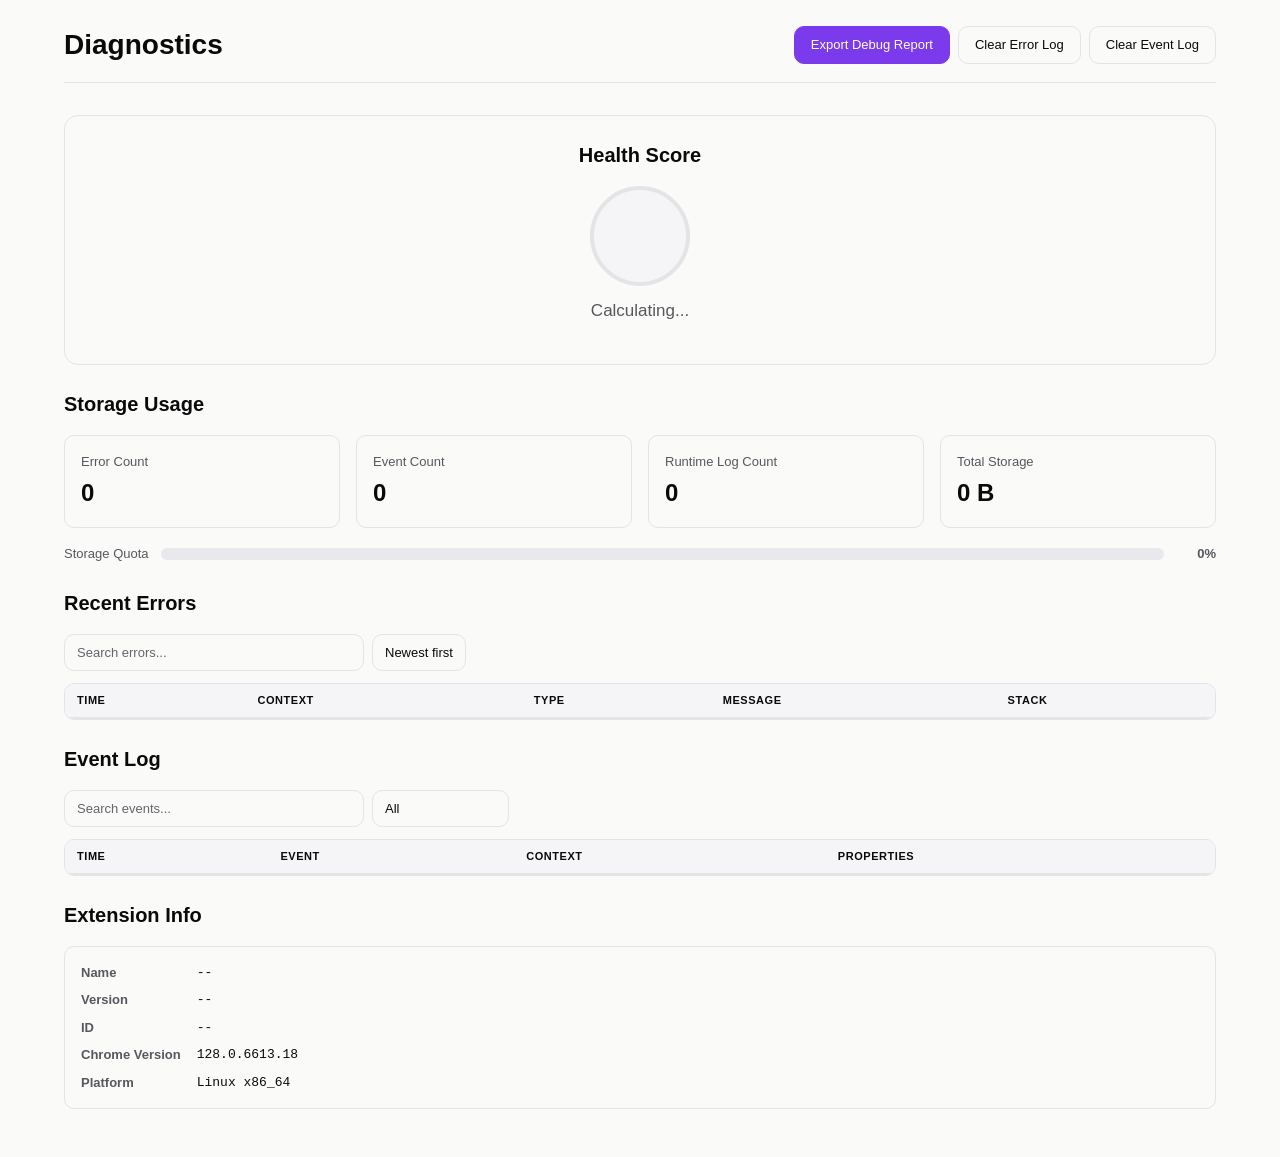
<file: src/pages/diagnostics.html>
<!DOCTYPE html>
<html lang="en">
<head>
    <meta charset="UTF-8">
    <meta name="viewport" content="width=device-width, initial-scale=1.0">
    <title data-i18n="titleDiagnostics">ReadLater Pro - Diagnostics</title>
    <link rel="stylesheet" href="../styles/cross-browser.css">
    <link rel="stylesheet" href="../styles/design-tokens.css">
    <link rel="stylesheet" href="../styles/components.css">
    <link rel="stylesheet" href="../styles/design-system.css">
    <link rel="stylesheet" href="diagnostics.css">
    <link rel="stylesheet" href="../styles/high-contrast.css">
    <link rel="stylesheet" href="../styles/i18n-rtl.css">
</head>
<body>
    <a href="#main-content" class="skip-link" data-i18n="skipToMainContent">Skip to main content</a>

    <header class="diag-header">
        <h1 class="diag-title" data-i18n="headingDiagnostics">Diagnostics</h1>
        <div class="header-actions">
            <button class="btn btn-primary" id="export-btn" data-i18n="buttonExportDebugReport" aria-label="Export debug report">Export Debug Report</button>
            <button class="btn" id="clear-errors-btn" data-i18n="buttonClearErrorLog" aria-label="Clear error log">Clear Error Log</button>
            <button class="btn" id="clear-events-btn" data-i18n="buttonClearEventLog" aria-label="Clear event log">Clear Event Log</button>
        </div>
    </header>

    <main id="main-content">
        <!-- Health Score Card -->
        <section class="health-card" id="health-score" data-i18n-aria="labelHealthScore" aria-label="Extension health score">
            <h2 class="section-title" data-i18n="headingHealthScore">Health Score</h2>
            <div class="health-display">
                <div class="score-circle"
                     role="meter"
                     aria-valuemin="0"
                     aria-valuemax="100"
                     aria-valuenow="100"
                     data-i18n-aria="labelHealthScore"
                     aria-label="Health score">
                    <span class="score-value" id="score-value"></span>
                </div>
                <span class="score-label" id="score-label" data-i18n="statusCalculating">Calculating...</span>
            </div>
            <div class="health-details" id="health-details"></div>
        </section>

        <!-- Storage Usage -->
        <section class="storage-section" id="storage-stats" aria-label="Storage statistics">
            <h2 class="section-title" data-i18n="headingStorageUsage">Storage Usage</h2>
            <div class="stats-grid">
                <div class="stat">
                    <span class="stat-label" data-i18n="statErrorCount">Error Count</span>
                    <span class="stat-value" id="error-count">0</span>
                </div>
                <div class="stat">
                    <span class="stat-label" data-i18n="statEventCount">Event Count</span>
                    <span class="stat-value" id="event-count">0</span>
                </div>
                <div class="stat">
                    <span class="stat-label" data-i18n="statRuntimeLogCount">Runtime Log Count</span>
                    <span class="stat-value" id="runtime-count">0</span>
                </div>
                <div class="stat">
                    <span class="stat-label" data-i18n="statTotalStorage">Total Storage</span>
                    <span class="stat-value" id="storage-size">0 B</span>
                </div>
            </div>
            <div class="storage-quota">
                <label class="storage-quota-label" for="storage-fill" data-i18n="diagStorageQuota">Storage Quota</label>
                <div class="progress-bar" id="storage-bar" role="progressbar" aria-valuemin="0" aria-valuemax="100" aria-valuenow="0" data-i18n-aria="labelStorageUsage" aria-label="Storage quota usage">
                    <div class="progress-fill" id="storage-fill"></div>
                </div>
                <span class="storage-percent" id="storage-percent">0%</span>
            </div>
        </section>

        <!-- Recent Errors Table -->
        <section class="table-section" id="error-table" aria-label="Recent errors">
            <h2 class="section-title" data-i18n="headingRecentErrors">Recent Errors</h2>
            <div class="table-controls">
                <input type="search" class="input" id="error-search" data-i18n-placeholder="placeholderSearchErrors" placeholder="Search errors..." data-i18n-aria="placeholderSearchErrors" aria-label="Search errors">
                <select class="input" id="error-sort" data-i18n-aria="labelSortErrors" aria-label="Sort errors">
                    <option value="timestamp-desc" data-i18n="sortNewestFirst">Newest first</option>
                    <option value="timestamp-asc" data-i18n="sortOldestFirst">Oldest first</option>
                    <option value="context" data-i18n="sortByContext">By context</option>
                    <option value="type" data-i18n="sortByType">By type</option>
                </select>
            </div>
            <div class="table-wrapper">
                <table aria-label="Error log table">
                    <thead>
                        <tr>
                            <th scope="col" data-i18n="diagTableTime">Time</th>
                            <th scope="col" data-i18n="diagTableContext">Context</th>
                            <th scope="col" data-i18n="diagTableType">Type</th>
                            <th scope="col" data-i18n="diagTableMessage">Message</th>
                            <th scope="col" data-i18n="diagTableStack">Stack</th>
                        </tr>
                    </thead>
                    <tbody id="error-tbody"></tbody>
                </table>
            </div>
            <p class="no-data-message" id="no-errors" data-i18n="diagNoErrors">No errors recorded.</p>
        </section>

        <!-- Event Log Table -->
        <section class="table-section" id="event-table" aria-label="Event log">
            <h2 class="section-title" data-i18n="headingEventLog">Event Log</h2>
            <div class="table-controls">
                <input type="search" class="input" id="event-search" data-i18n-placeholder="placeholderSearchEvents" placeholder="Search events..." data-i18n-aria="placeholderSearchEvents" aria-label="Search events">
                <select class="input" id="event-filter" data-i18n-aria="labelFilterEvents" aria-label="Filter events by type">
                    <option value="all" data-i18n="diagFilterAll">All</option>
                    <option value="feature_used">feature_used</option>
                    <option value="settings_changed">settings_changed</option>
                    <option value="error_occurred">error_occurred</option>
                    <option value="session_start">session_start</option>
                    <option value="session_end">session_end</option>
                    <option value="extension_installed">extension_installed</option>
                    <option value="extension_updated">extension_updated</option>
                </select>
            </div>
            <div class="table-wrapper">
                <table aria-label="Event log table">
                    <thead>
                        <tr>
                            <th scope="col" data-i18n="diagTableTime">Time</th>
                            <th scope="col" data-i18n="diagTableEvent">Event</th>
                            <th scope="col" data-i18n="diagTableContext">Context</th>
                            <th scope="col" data-i18n="diagTableProperties">Properties</th>
                        </tr>
                    </thead>
                    <tbody id="event-tbody"></tbody>
                </table>
            </div>
            <p class="no-data-message" id="no-events" data-i18n="diagNoEvents">No events recorded.</p>
        </section>

        <!-- Extension Info -->
        <section class="info-section" aria-label="Extension information">
            <h2 class="section-title" data-i18n="headingExtensionInfo">Extension Info</h2>
            <dl class="info-list">
                <dt data-i18n="diagInfoName">Name</dt>
                <dd id="ext-name"></dd>
                <dt data-i18n="diagInfoVersion">Version</dt>
                <dd id="ext-version"></dd>
                <dt data-i18n="diagInfoId">ID</dt>
                <dd id="ext-id"></dd>
                <dt data-i18n="diagInfoChromeVersion">Chrome Version</dt>
                <dd id="chrome-version"></dd>
                <dt data-i18n="diagInfoPlatform">Platform</dt>
                <dd id="ext-platform"></dd>
            </dl>
        </section>
    </main>

    <!-- Screen reader announcements -->
    <div id="sr-announcements" class="sr-only" role="status" aria-live="polite"></div>

    <!-- Toast notification -->
    <div class="toast" id="toast" role="status" aria-live="polite"></div>

    <script src="../shared/i18n.js"></script>
    <script src="../utils/i18n-loader.js"></script>
    <script src="diagnostics.js"></script>
</body>
</html>
</file>
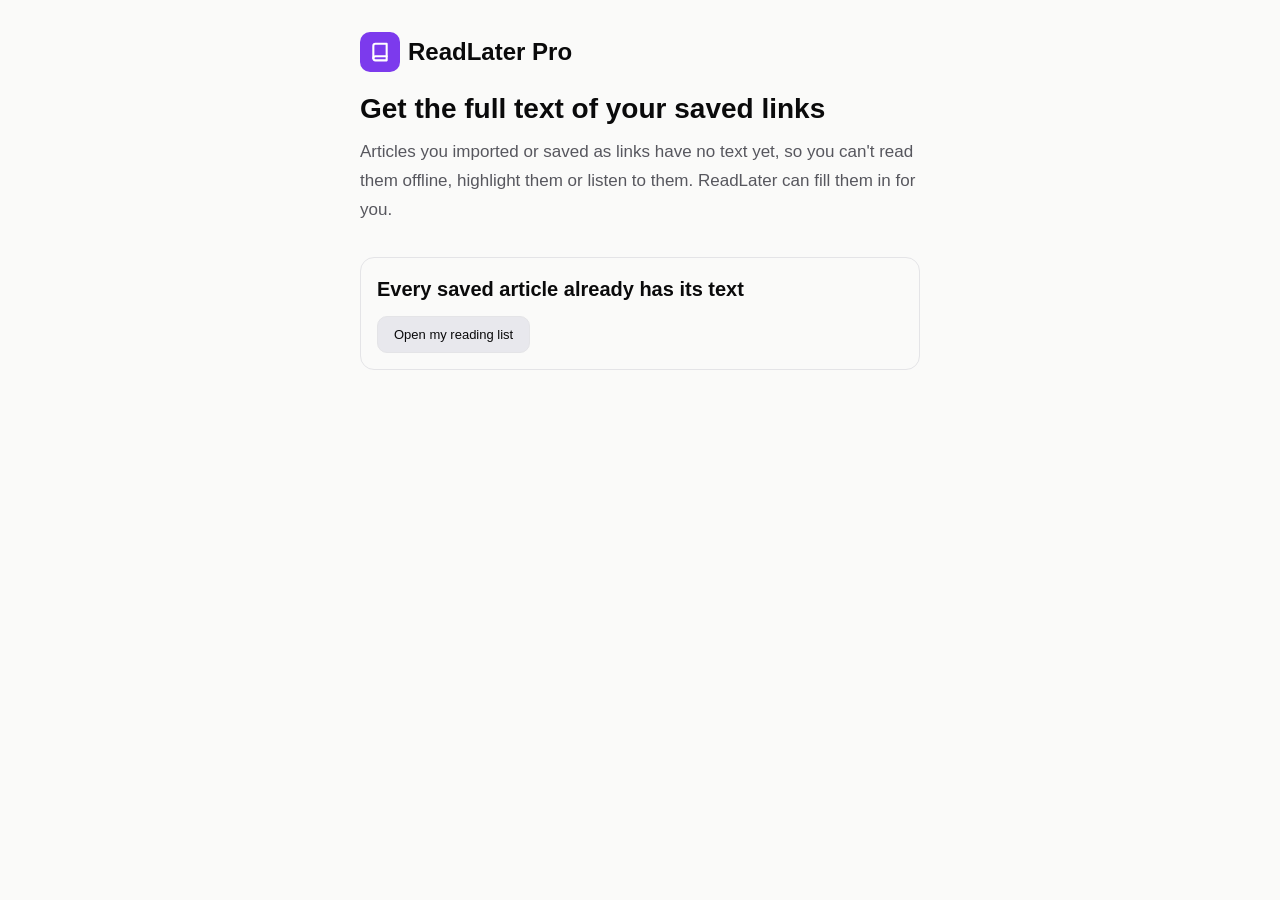
<file: src/pages/fetch-text.html>
<!DOCTYPE html>
<html lang="en">
<head>
    <meta charset="UTF-8">
    <meta name="viewport" content="width=device-width, initial-scale=1.0">
    <title data-i18n="fetchPageTitle">Get the full text - ReadLater Pro</title>
    <link rel="stylesheet" href="../styles/cross-browser.css">
    <link rel="stylesheet" href="../styles/design-tokens.css">
    <link rel="stylesheet" href="../styles/components.css">
    <link rel="stylesheet" href="../styles/design-system.css">
    <link rel="stylesheet" href="import.css">
    <link rel="stylesheet" href="fetch-text.css">
    <link rel="stylesheet" href="../styles/high-contrast.css">
    <link rel="stylesheet" href="../styles/i18n-rtl.css">
</head>
<body class="fetch-page">
    <a href="#main-content" class="skip-link" data-i18n="skipToMainContent">Skip to main content</a>
    <main class="import-container" id="main-content">
        <header class="import-header">
            <div class="import-logo">
                <div class="import-logo-icon">
                    <svg width="20" height="20" viewBox="0 0 24 24" fill="none" stroke="currentColor" stroke-width="2.5" stroke-linecap="round" stroke-linejoin="round" aria-hidden="true" focusable="false">
                        <path d="M4 19.5A2.5 2.5 0 0 1 6.5 17H20"/>
                        <path d="M6.5 2H20v20H6.5A2.5 2.5 0 0 1 4 19.5v-15A2.5 2.5 0 0 1 6.5 2z"/>
                    </svg>
                </div>
                <span class="import-logo-text" data-i18n="appName">ReadLater Pro</span>
            </div>
            <h1 class="import-title" data-i18n="fetchHeading">Get the full text of your saved links</h1>
            <p class="import-description" data-i18n="fetchIntro">Articles you imported or saved as links have no text yet, so you can't read them offline, highlight them or listen to them. ReadLater can fill them in for you.</p>
        </header>

        <div class="import-reading" id="loading">
            <span class="import-spinner" aria-hidden="true"></span>
            <span data-i18n="fetchLoading">Checking your list...</span>
        </div>

        <section class="import-card" id="summary" hidden aria-labelledby="summary-title" tabindex="-1">
            <h2 class="import-card-title" id="summary-title"></h2>
            <div id="summary-notes"></div>
            <div class="fetch-explain" id="explain">
                <p class="import-note import-note-info" data-i18n="fetchExplain1">ReadLater downloads each page straight from its own site and keeps only the readable article, on this computer.</p>
                <p class="import-note import-note-info" data-i18n="fetchExplain2">Nothing is sent to Zovo or anyone else, and it goes gently, one page at a time per site.</p>
            </div>
            <p class="fetch-perm-note" id="perm-note" hidden data-i18n="fetchPermNote">Chrome will ask to let ReadLater read pages on the sites you visit. That's what lets it download them. You can turn it off any time in Chrome's extension settings.</p>
            <div class="import-actions">
                <button type="button" class="btn btn-primary" id="btn-start" data-i18n="fetchAllowStart">Allow and start</button>
                <button type="button" class="btn btn-secondary" id="btn-list" hidden data-i18n="fetchOpenList">Open my reading list</button>
            </div>
        </section>

        <section class="import-card" id="run" hidden aria-labelledby="run-title" tabindex="-1">
            <h2 class="import-card-title" id="run-title" data-i18n="fetchRunningTitle">Getting the full text...</h2>
            <div class="import-progress active fetch-progress">
                <div class="import-progress-bar-container">
                    <div class="import-progress-bar" id="bar" role="progressbar" data-i18n-aria="fetchProgressLabel" aria-label="Full text progress" aria-valuemin="0" aria-valuemax="100" aria-valuenow="0"></div>
                </div>
            </div>
            <dl class="import-stats fetch-stats">
                <div class="import-stat"><dt class="import-stat-label" data-i18n="fetchStatDone">Saved</dt><dd class="import-stat-value" id="stat-done">0</dd></div>
                <div class="import-stat"><dt class="import-stat-label" data-i18n="fetchStatFailed">Couldn't read</dt><dd class="import-stat-value" id="stat-failed">0</dd></div>
                <div class="import-stat"><dt class="import-stat-label" data-i18n="fetchStatLeft">Left</dt><dd class="import-stat-value" id="stat-left">0</dd></div>
            </dl>
            <div class="fetch-now-wrap" id="now-wrap" hidden>
                <h3 class="fetch-now-label" data-i18n="fetchNowLabel">Reading now</h3>
                <ul class="fetch-now" id="now"></ul>
            </div>
            <p class="import-card-sub fetch-run-hint" id="run-hint"></p>
            <div class="import-actions">
                <button type="button" class="btn btn-secondary" id="btn-pause" data-i18n="fetchPause">Pause</button>
                <button type="button" class="btn btn-secondary" id="btn-stop" data-i18n="fetchStop">Stop</button>
            </div>
        </section>

        <section class="import-card fetch-failures" id="failures" hidden aria-labelledby="failures-title">
            <h2 class="import-card-title" id="failures-title"></h2>
            <p class="import-card-sub" id="fail-hint"></p>
            <ul class="fetch-fail-list" id="fail-list"></ul>
            <p class="fetch-fail-more" id="fail-more" hidden></p>
            <div class="import-actions">
                <button type="button" class="btn btn-secondary" id="btn-retry" data-i18n="fetchRetry">Try these again</button>
            </div>
        </section>

        <p class="import-note import-note-warn" id="lock-note" hidden data-i18n="fetchLockNote">This is already running in another ReadLater tab. Use that tab to follow it, or close it and reload this one.</p>
    </main>

    <div id="live" class="sr-only" role="status" aria-live="polite" aria-atomic="true"></div>

    <script src="../utils/sanitize.js"></script>
    <script src="../shared/message-types.js"></script>
    <script src="../shared/i18n.js"></script>
    <script src="../utils/i18n-loader.js"></script>
    <script src="../content/readability.js"></script>
    <script src="../shared/fulltext-access.js"></script>
    <script src="fetch-text.js"></script>
</body>
</html>
</file>
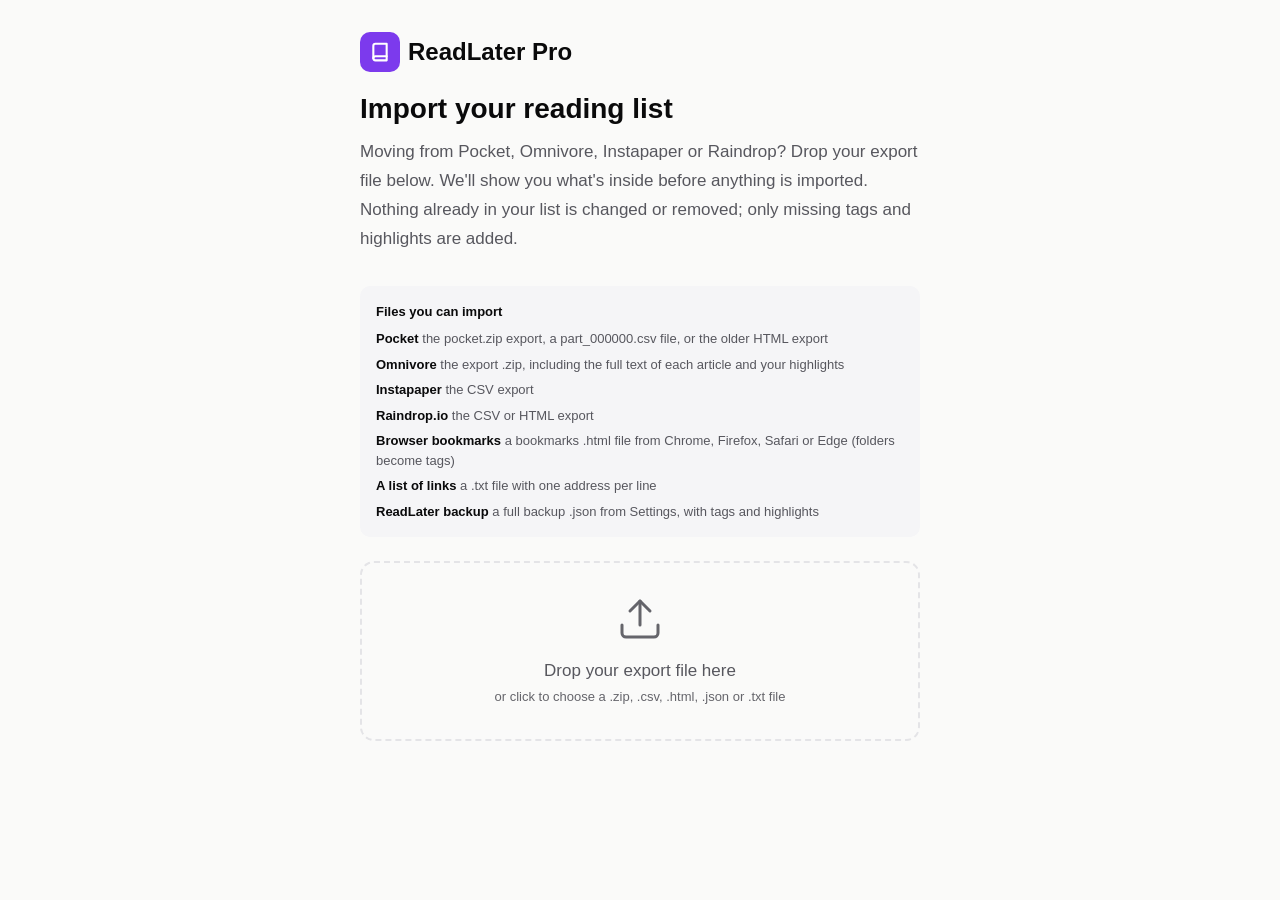
<file: src/pages/import.html>
<!DOCTYPE html>
<html lang="en">
<head>
    <meta charset="UTF-8">
    <meta name="viewport" content="width=device-width, initial-scale=1.0">
    <link rel="stylesheet" href="../styles/cross-browser.css">
    <link rel="stylesheet" href="../styles/design-tokens.css">
    <link rel="stylesheet" href="../styles/components.css">
    <link rel="stylesheet" href="../styles/design-system.css">
    <title data-i18n="dataImportPageTitle">Import your reading list - ReadLater Pro</title>
    <link rel="stylesheet" href="import.css">
    <link rel="stylesheet" href="../styles/high-contrast.css">
    <link rel="stylesheet" href="../styles/i18n-rtl.css">
</head>
<body>
    <a href="#main-content" class="skip-link" data-i18n="skipToMainContent">Skip to main content</a>
    <main class="import-container" id="main-content">
        <header class="import-header">
            <div class="import-logo">
                <div class="import-logo-icon">
                    <svg width="20" height="20" viewBox="0 0 24 24" fill="none" stroke="currentColor" stroke-width="2.5" stroke-linecap="round" stroke-linejoin="round" aria-hidden="true" focusable="false">
                        <path d="M4 19.5A2.5 2.5 0 0 1 6.5 17H20"/>
                        <path d="M6.5 2H20v20H6.5A2.5 2.5 0 0 1 4 19.5v-15A2.5 2.5 0 0 1 6.5 2z"/>
                    </svg>
                </div>
                <span class="import-logo-text" data-i18n="appName">ReadLater Pro</span>
            </div>
            <h1 class="import-title" data-i18n="dataImportHeading">Import your reading list</h1>
            <p class="import-description" data-i18n="dataImportIntro">Moving from Pocket, Omnivore, Instapaper or Raindrop? Drop your export file below. We'll show you what's inside before anything is imported. Nothing already in your list is changed or removed; only missing tags and highlights are added.</p>
        </header>

        <section class="import-sources" aria-labelledby="sources-heading">
            <h2 class="import-sources-title" id="sources-heading" data-i18n="dataImportSourcesHeading">Files you can import</h2>
            <ul class="import-sources-list">
                <li><strong>Pocket</strong> <span data-i18n="dataImportSrcPocket">the pocket.zip export, a part_000000.csv file, or the older HTML export</span></li>
                <li><strong>Omnivore</strong> <span data-i18n="dataImportSrcOmnivore">the export .zip, including the full text of each article and your highlights</span></li>
                <li><strong>Instapaper</strong> <span data-i18n="dataImportSrcInstapaper">the CSV export</span></li>
                <li><strong>Raindrop.io</strong> <span data-i18n="dataImportSrcRaindrop">the CSV or HTML export</span></li>
                <li><strong data-i18n="dataImportSrcBookmarksName">Browser bookmarks</strong> <span data-i18n="dataImportSrcBookmarks">a bookmarks .html file from Chrome, Firefox, Safari or Edge (folders become tags)</span></li>
                <li><strong data-i18n="dataImportSrcTxtName">A list of links</strong> <span data-i18n="dataImportSrcTxt">a .txt file with one address per line</span></li>
                <li><strong data-i18n="dataImportSrcBackupName">ReadLater backup</strong> <span data-i18n="dataImportSrcBackup">a full backup .json from Settings, with tags and highlights</span></li>
            </ul>
        </section>

        <div class="import-dropzone" id="dropzone" role="button" tabindex="0" aria-describedby="dropzone-hint" data-i18n-aria="dataImportDropzoneLabel" aria-label="Choose an export file to import">
            <div class="import-dropzone-icon">
                <svg width="48" height="48" viewBox="0 0 24 24" fill="none" stroke="currentColor" stroke-width="1.5" stroke-linecap="round" stroke-linejoin="round" aria-hidden="true" focusable="false">
                    <path d="M21 15v4a2 2 0 0 1-2 2H5a2 2 0 0 1-2-2v-4"/>
                    <polyline points="17 8 12 3 7 8"/>
                    <line x1="12" y1="3" x2="12" y2="15"/>
                </svg>
            </div>
            <div class="import-dropzone-text" data-i18n="dataImportDropzoneText">Drop your export file here</div>
            <div class="import-dropzone-hint" id="dropzone-hint" data-i18n="dataImportDropzoneHint">or click to choose a .zip, .csv, .html, .json or .txt file</div>
        </div>

        <input type="file" id="file-input" accept=".zip,.csv,.tsv,.html,.htm,.json,.txt,application/zip,text/csv,text/html,application/json,text/plain" data-i18n-aria="dataImportFileLabel" aria-label="Choose an export file">

        <div class="import-reading" id="reading-status" hidden>
            <span class="import-spinner" aria-hidden="true"></span>
            <span id="reading-text" data-i18n="dataImportReading">Reading your file...</span>
        </div>

        <section class="import-card import-preview" id="preview-section" hidden aria-labelledby="preview-title" tabindex="-1">
            <h2 class="import-card-title" id="preview-title" data-i18n="dataImportPreviewTitle">Ready to import</h2>
            <p class="import-card-sub" id="preview-source"></p>
            <dl class="import-stats" id="preview-stats"></dl>
            <div class="import-tags" id="preview-tags" hidden></div>
            <div class="import-notes" id="preview-notes"></div>
            <label class="import-check" id="restore-settings-row" hidden>
                <input type="checkbox" id="restore-settings" checked>
                <span data-i18n="dataImportRestoreSettings">Also restore my reader settings (theme, font, size, spacing)</span>
            </label>
            <div class="import-actions">
                <button type="button" class="btn btn-primary" id="btn-start" data-i18n="dataImportStart">Import</button>
                <button type="button" class="btn btn-secondary" id="btn-cancel" data-i18n="dataImportCancel">Cancel</button>
            </div>
        </section>

        <div class="import-progress" id="progress-section">
            <div class="import-progress-bar-container">
                <div class="import-progress-bar" id="progress-bar" role="progressbar" data-i18n-aria="dataImportProgressLabel" aria-label="Import progress" aria-valuemin="0" aria-valuemax="100" aria-valuenow="0"></div>
            </div>
            <div class="import-progress-text" id="progress-text" data-i18n="dataImportStarting">Starting...</div>
            <p class="import-progress-hint" data-i18n="dataImportKeepOpen">Keep this tab open until the import finishes.</p>
        </div>

        <section class="import-card import-result" id="result-section" aria-labelledby="result-title" tabindex="-1">
            <h2 class="import-result-title" id="result-title"></h2>
            <ul class="import-result-list" id="result-details"></ul>
            <div class="import-notes" id="result-notes"></div>
            <div class="import-actions" id="result-actions" hidden>
                <!-- fetch lane hook: shown by import.js after a link-only import -->
                <button type="button" class="btn btn-primary" id="btn-fetch-text" data-rl-fetch-open="from=import" hidden></button>
                <button type="button" class="btn btn-primary" id="btn-open-list" data-i18n="dataImportOpenList">Open my reading list</button>
                <button type="button" class="btn btn-secondary" id="btn-another" data-i18n="dataImportAnother">Import another file</button>
            </div>
        </section>
    </main>

    <!-- Screen reader announcements -->
    <div id="sr-announcements" class="sr-only" role="status" aria-live="polite" aria-atomic="true"></div>

    <script src="../utils/focus-manager.js"></script>
    <script src="../utils/announcer.js"></script>
    <script src="../utils/sanitize.js"></script>
    <script src="../shared/message-types.js"></script>
    <script src="../shared/highlights-store.js"></script>
    <script src="../shared/zip-reader.js"></script>
    <script src="../features/pocket-import.js"></script>
    <script src="import-csv.js"></script>
    <script src="import-sources.js"></script>
    <script src="../shared/i18n.js"></script>
    <script src="../utils/i18n-loader.js"></script>
    <script src="../shared/fulltext-access.js"></script><!-- fetch lane hook -->
    <script src="import.js"></script>

</body>
</html>
</file>
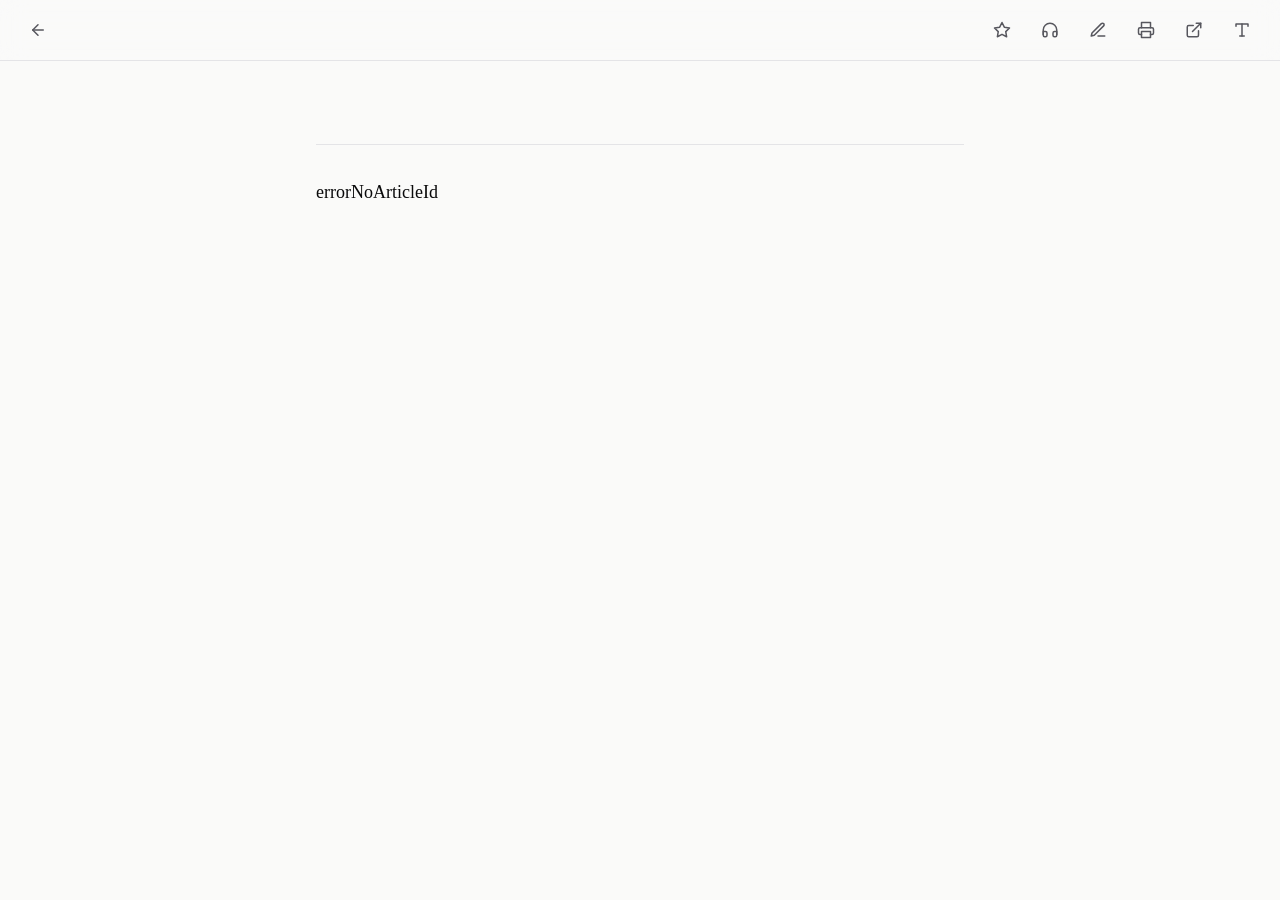
<file: src/pages/reader.html>
<!DOCTYPE html>
<html lang="en">
<head>
    <meta charset="UTF-8">
    <meta name="viewport" content="width=device-width, initial-scale=1.0">
    <link rel="stylesheet" href="../styles/cross-browser.css">
    <link rel="stylesheet" href="../styles/design-tokens.css">
    <link rel="stylesheet" href="../styles/design-system.css">
    <link rel="stylesheet" href="reader.css">
    <link rel="stylesheet" href="reader-features.css">
    <link rel="stylesheet" href="../components/paywall.css">
    <link rel="stylesheet" href="../styles/high-contrast.css">
    <link rel="stylesheet" href="../styles/i18n-rtl.css">
    <title data-i18n="titleReader">Reader - ReadLater Pro</title>
</head>
<body>
    <a href="#main-content" class="skip-link" data-i18n="skipToMainContent">Skip to main content</a>

    <!-- Progress bar -->
    <div class="reader-progress" id="progress-bar" role="progressbar" data-i18n-aria="labelReadingProgress" aria-label="Reading progress" aria-valuemin="0" aria-valuemax="100" aria-valuenow="0"></div>

    <!-- Toolbar -->
    <header class="reader-toolbar">
        <div class="reader-toolbar-left">
            <button class="reader-toolbar-btn" id="btn-back" data-i18n-title="tooltipBackToList" title="Back to list" data-i18n-aria="tooltipBackToList" aria-label="Back to list">
                <svg width="18" height="18" viewBox="0 0 24 24" fill="none" stroke="currentColor" stroke-width="2" stroke-linecap="round" stroke-linejoin="round" aria-hidden="true" focusable="false">
                    <line x1="19" y1="12" x2="5" y2="12"/>
                    <polyline points="12 19 5 12 12 5"/>
                </svg>
            </button>
            <span class="reader-toolbar-title" id="toolbar-title"></span>
        </div>
        <div class="reader-toolbar-center">
            <span class="reader-time-remaining" id="time-remaining"></span>
        </div>
        <div class="reader-toolbar-right">
            <button class="reader-toolbar-btn" id="btn-favorite" data-i18n-title="tooltipToggleFavoriteShortcut" title="Toggle favorite (F)" data-i18n-aria="tooltipToggleFavorite" aria-label="Toggle favorite">
                <svg width="18" height="18" viewBox="0 0 24 24" fill="none" stroke="currentColor" stroke-width="2" stroke-linecap="round" stroke-linejoin="round" aria-hidden="true" focusable="false">
                    <polygon points="12 2 15.09 8.26 22 9.27 17 14.14 18.18 21.02 12 17.77 5.82 21.02 7 14.14 2 9.27 8.91 8.26 12 2"/>
                </svg>
            </button>
            <button class="reader-toolbar-btn" id="btn-listen" data-i18n-title="readerTtsListenTitle" title="Listen (L)" data-i18n-aria="readerTtsListen" aria-label="Listen" aria-pressed="false">
                <svg width="18" height="18" viewBox="0 0 24 24" fill="none" stroke="currentColor" stroke-width="2" stroke-linecap="round" stroke-linejoin="round" aria-hidden="true" focusable="false">
                    <path d="M3 18v-6a9 9 0 0 1 18 0v6"/>
                    <path d="M21 19a2 2 0 0 1-2 2h-1a2 2 0 0 1-2-2v-3a2 2 0 0 1 2-2h3z"/>
                    <path d="M3 19a2 2 0 0 0 2 2h1a2 2 0 0 0 2-2v-3a2 2 0 0 0-2-2H3z"/>
                </svg>
            </button>
            <button class="reader-toolbar-btn rl-hl-toolbar-btn" id="btn-highlights" data-i18n-title="readerHlButtonTitle" title="Highlights and notes" data-i18n-aria="readerHlButton" aria-label="Highlights" aria-expanded="false" aria-controls="hl-drawer">
                <svg width="18" height="18" viewBox="0 0 24 24" fill="none" stroke="currentColor" stroke-width="2" stroke-linecap="round" stroke-linejoin="round" aria-hidden="true" focusable="false">
                    <path d="M12 20h9"/>
                    <path d="M16.5 3.5a2.121 2.121 0 0 1 3 3L7 19l-4 1 1-4L16.5 3.5z"/>
                </svg>
                <span class="rl-count-badge" id="hl-badge" aria-hidden="true" hidden></span>
            </button>
            <button class="reader-toolbar-btn" id="btn-print" data-i18n-title="tooltipPrintArticle" title="Print article" data-i18n-aria="tooltipPrintArticle" aria-label="Print article">
                <svg width="18" height="18" viewBox="0 0 24 24" fill="none" stroke="currentColor" stroke-width="2" stroke-linecap="round" stroke-linejoin="round" aria-hidden="true" focusable="false">
                    <polyline points="6 9 6 2 18 2 18 9"/>
                    <path d="M6 18H4a2 2 0 0 1-2-2v-5a2 2 0 0 1 2-2h16a2 2 0 0 1 2 2v5a2 2 0 0 1-2 2h-2"/>
                    <rect x="6" y="14" width="12" height="8"/>
                </svg>
            </button>
            <button class="reader-toolbar-btn" id="btn-original" data-i18n-title="tooltipViewOriginal" title="View original" data-i18n-aria="tooltipViewOriginalNewTab" aria-label="View original page (opens in new tab)">
                <svg width="18" height="18" viewBox="0 0 24 24" fill="none" stroke="currentColor" stroke-width="2" stroke-linecap="round" stroke-linejoin="round" aria-hidden="true" focusable="false">
                    <path d="M18 13v6a2 2 0 0 1-2 2H5a2 2 0 0 1-2-2V8a2 2 0 0 1 2-2h6"/>
                    <polyline points="15 3 21 3 21 9"/>
                    <line x1="10" y1="14" x2="21" y2="3"/>
                </svg>
            </button>
            <button class="reader-toolbar-btn" id="btn-toc" data-i18n-title="tooltipTableOfContents" title="Table of contents" data-i18n-aria="tooltipTableOfContents" aria-label="Table of contents" style="display:none;">
                <svg width="18" height="18" viewBox="0 0 24 24" fill="none" stroke="currentColor" stroke-width="2" stroke-linecap="round" stroke-linejoin="round" aria-hidden="true" focusable="false">
                    <line x1="8" y1="6" x2="21" y2="6"/>
                    <line x1="8" y1="12" x2="21" y2="12"/>
                    <line x1="8" y1="18" x2="21" y2="18"/>
                    <line x1="3" y1="6" x2="3.01" y2="6"/>
                    <line x1="3" y1="12" x2="3.01" y2="12"/>
                    <line x1="3" y1="18" x2="3.01" y2="18"/>
                </svg>
            </button>
            <button class="reader-toolbar-btn" id="btn-font-settings" data-i18n-title="tooltipReadingSettings" title="Reading settings" data-i18n-aria="tooltipReadingSettings" aria-label="Reading settings" aria-expanded="false" aria-controls="font-settings">
                <svg width="18" height="18" viewBox="0 0 24 24" fill="none" stroke="currentColor" stroke-width="2" stroke-linecap="round" stroke-linejoin="round" aria-hidden="true" focusable="false">
                    <polyline points="4 7 4 4 20 4 20 7"/>
                    <line x1="9" y1="20" x2="15" y2="20"/>
                    <line x1="12" y1="4" x2="12" y2="20"/>
                </svg>
            </button>
        </div>
    </header>

    <!-- Font settings panel -->
    <div class="reader-settings" id="font-settings" role="region" aria-label="Reading settings" style="display:none;">
        <div class="reader-settings-group">
            <label class="reader-settings-label" id="theme-label" data-i18n="labelTheme">Theme</label>
            <div class="reader-settings-row" role="radiogroup" aria-labelledby="theme-label">
                <button class="reader-theme-btn" data-theme="auto" data-i18n-title="readerThemeAutoTitle" title="Auto (follows your system)" data-i18n-aria="readerThemeAutoAria" aria-label="Auto theme, follows your system" role="radio" aria-checked="false">
                    <span style="background:linear-gradient(135deg, #fff 0 50%, #1A1A1D 50% 100%); border:1px solid #ddd;" aria-hidden="true"></span>
                </button>
                <button class="reader-theme-btn active" data-theme="light" data-i18n-title="themeLight" title="Light" aria-label="Light theme" role="radio" aria-checked="true">
                    <span style="background:#fff; border:1px solid #ddd;" aria-hidden="true"></span>
                </button>
                <button class="reader-theme-btn" data-theme="sepia" data-i18n-title="themeSepia" title="Sepia" aria-label="Sepia theme" role="radio" aria-checked="false">
                    <span style="background:#f4ecd8;" aria-hidden="true"></span>
                </button>
                <button class="reader-theme-btn" data-theme="dark" data-i18n-title="themeDark" title="Dark" aria-label="Dark theme" role="radio" aria-checked="false">
                    <span style="background:#1A1A1D;" aria-hidden="true"></span>
                </button>
            </div>
        </div>
        <div class="reader-settings-group">
            <span class="reader-settings-label" id="font-family-label" data-i18n="readerTypeFontLabel">Font</span>
            <div class="reader-settings-row reader-settings-wrap" role="radiogroup" aria-labelledby="font-family-label">
                <button class="reader-font-btn" data-font="serif" role="radio" aria-checked="true" data-i18n="readerTypeFontSerif">Serif</button>
                <button class="reader-font-btn" data-font="sans" role="radio" aria-checked="false" data-i18n="readerTypeFontSans">Sans</button>
                <button class="reader-font-btn" data-font="readable" role="radio" aria-checked="false" data-i18n="readerTypeFontReadable">Readable</button>
                <button class="reader-font-btn" data-font="mono" role="radio" aria-checked="false" data-i18n="readerTypeFontMono">Mono</button>
                <button class="reader-font-btn" data-font="system" role="radio" aria-checked="false" data-i18n="readerTypeFontSystem">System</button>
            </div>
        </div>
        <div class="reader-settings-group">
            <label class="reader-settings-label" data-i18n="labelFontSize">Font size</label>
            <div class="reader-settings-row">
                <button class="reader-size-btn" id="btn-size-down" data-i18n-aria="labelDecreaseFontSize" aria-label="Decrease font size">A-</button>
                <span class="reader-size-value" id="font-size-value" aria-live="polite">18</span>
                <button class="reader-size-btn" id="btn-size-up" data-i18n-aria="labelIncreaseFontSize" aria-label="Increase font size">A+</button>
            </div>
        </div>
        <div class="reader-settings-group">
            <span class="reader-settings-label" id="line-height-label" data-i18n="readerTypeLineLabel">Line spacing</span>
            <div class="reader-settings-row reader-settings-wrap" role="radiogroup" aria-labelledby="line-height-label">
                <button class="reader-lh-btn" data-lh="1.4" role="radio" aria-checked="false" data-i18n="readerTypeLineCompact">Compact</button>
                <button class="reader-lh-btn" data-lh="1.6" role="radio" aria-checked="true" data-i18n="readerTypeLineNormal">Normal</button>
                <button class="reader-lh-btn" data-lh="1.8" role="radio" aria-checked="false" data-i18n="readerTypeLineRelaxed">Relaxed</button>
                <button class="reader-lh-btn" data-lh="2.0" role="radio" aria-checked="false" data-i18n="readerTypeLineLoose">Loose</button>
            </div>
        </div>
        <div class="reader-settings-group reader-width-group">
            <label class="reader-settings-label" id="width-label" data-i18n="labelWidth">Width</label>
            <div class="reader-settings-row" role="radiogroup" aria-labelledby="width-label">
                <button class="reader-width-btn" data-width="560" aria-label="Narrow width (560px)" data-i18n="widthNarrow" role="radio" aria-checked="false">Narrow</button>
                <button class="reader-width-btn active" data-width="680" aria-label="Medium width (680px)" data-i18n="widthMedium" role="radio" aria-checked="true">Medium</button>
                <button class="reader-width-btn" data-width="800" aria-label="Wide width (800px)" data-i18n="widthWide" role="radio" aria-checked="false">Wide</button>
            </div>
        </div>
    </div>

    <!-- Table of Contents sidebar -->
    <nav class="reader-toc" id="reader-toc" style="display:none;">
        <div class="reader-toc-header">
            <span class="reader-toc-title" data-i18n="labelContents">Contents</span>
            <button class="reader-toc-close" id="btn-toc-close" data-i18n-title="tooltipCloseTOC" title="Close TOC" data-i18n-aria="tooltipCloseTOC" aria-label="Close table of contents">&times;</button>
        </div>
        <ul class="reader-toc-list" id="toc-list" aria-label="Article sections"></ul>
    </nav>

    <!-- Shortcut tooltip -->
    <div class="reader-shortcut-tooltip" id="shortcut-tooltip" role="status" aria-live="polite"></div>

    <!-- Article content -->
    <main id="main-content">
    <article class="reader-article" id="reader-article">
        <header class="reader-header">
            <h1 class="reader-title" id="article-title"></h1>
            <div class="reader-meta" id="article-meta"></div>
        </header>
        <div class="reader-body" id="article-body">
            <div class="reader-loading" data-i18n="statusLoadingArticle">Loading article...</div>
        </div>
        <section class="rl-end" id="rl-end" aria-labelledby="rl-end-title" hidden>
            <h2 class="rl-end-title" id="rl-end-title" data-i18n="readerEndTitle">End of article</h2>
            <div class="rl-end-row">
                <span class="rl-end-state" id="rl-end-state" hidden>
                    <svg width="16" height="16" viewBox="0 0 24 24" fill="none" stroke="currentColor" stroke-width="2.4" stroke-linecap="round" stroke-linejoin="round" aria-hidden="true" focusable="false"><polyline points="20 6 9 17 4 12"/></svg>
                    <span data-i18n="readerEndMarkedRead">Marked as read</span>
                </span>
                <button class="rl-btn" id="rl-end-mark" data-i18n="readerEndMarkRead" hidden>Mark as read</button>
                <button class="rl-btn rl-btn-quiet" id="rl-end-unmark" data-i18n="readerEndMarkUnread" hidden>Mark unread</button>
                <button class="rl-btn rl-btn-quiet" id="rl-end-back" data-i18n="readerEndBack">Back to list</button>
            </div>
            <a class="rl-end-next" id="rl-end-next" href="#" hidden>
                <span class="rl-end-next-label"><span data-i18n="readerEndNextUnread">Next unread</span> <kbd aria-hidden="true">N</kbd></span>
                <span class="rl-end-next-title" id="rl-end-next-title"></span>
                <span class="rl-end-next-meta" id="rl-end-next-meta"></span>
            </a>
            <p class="rl-end-done" id="rl-end-done" data-i18n="readerEndCaughtUp" hidden>That was your last unread article. Nice work.</p>
        </section>
    </article>
    </main>

    <!-- Highlights drawer (a bottom sheet in the side panel) -->
    <aside class="rl-drawer" id="hl-drawer" role="dialog" aria-modal="false" aria-labelledby="hl-drawer-title" hidden>
        <div class="rl-drawer-head">
            <h2 class="rl-drawer-title" id="hl-drawer-title"><span data-i18n="readerHlDrawerTitle">Highlights</span> <span class="rl-drawer-count" id="hl-count"></span></h2>
            <button class="rl-icon-btn" id="hl-drawer-close" data-i18n-aria="readerHlDrawerClose" aria-label="Close highlights">
                <svg width="18" height="18" viewBox="0 0 24 24" fill="none" stroke="currentColor" stroke-width="2" stroke-linecap="round" stroke-linejoin="round" aria-hidden="true" focusable="false"><line x1="18" y1="6" x2="6" y2="18"/><line x1="6" y1="6" x2="18" y2="18"/></svg>
            </button>
        </div>
        <div class="rl-drawer-actions" id="hl-actions">
            <button class="rl-btn" id="hl-copy-all" data-i18n="readerHlCopyAll">Copy all as Markdown</button>
            <button class="rl-btn rl-btn-quiet" id="hl-download" data-i18n="readerHlDownload">Download .md</button>
        </div>
        <ol class="rl-hl-list" id="hl-list"></ol>
        <p class="rl-hl-empty" id="hl-empty" data-i18n="readerHlEmpty">No highlights yet. Select text in the article, then pick a color.</p>
    </aside>

    <!-- Listen player -->
    <div class="rl-tts" id="tts-bar" role="region" data-i18n-aria="readerTtsPlayer" aria-label="Listen player" hidden>
        <div class="rl-tts-controls">
            <button class="rl-icon-btn" id="tts-prev" data-i18n-aria="readerTtsPrev" aria-label="Previous paragraph" title="Previous paragraph">
                <svg width="18" height="18" viewBox="0 0 24 24" fill="currentColor" aria-hidden="true" focusable="false"><path d="M6 5h2v14H6zM20 5v14L9 12z"/></svg>
            </button>
            <button class="rl-icon-btn rl-tts-play" id="tts-play" data-i18n-aria="readerTtsPause" aria-label="Pause">
                <svg class="rl-ico-pause" width="20" height="20" viewBox="0 0 24 24" fill="currentColor" aria-hidden="true" focusable="false"><path d="M6 5h4v14H6zM14 5h4v14h-4z"/></svg>
                <svg class="rl-ico-play" width="20" height="20" viewBox="0 0 24 24" fill="currentColor" aria-hidden="true" focusable="false"><path d="M7 4v16l13-8z"/></svg>
            </button>
            <button class="rl-icon-btn" id="tts-next" data-i18n-aria="readerTtsNext" aria-label="Next paragraph" title="Next paragraph">
                <svg width="18" height="18" viewBox="0 0 24 24" fill="currentColor" aria-hidden="true" focusable="false"><path d="M16 5h2v14h-2zM4 5v14l11-7z"/></svg>
            </button>
            <span class="rl-tts-status" id="tts-status"></span>
        </div>
        <div class="rl-tts-options">
            <label class="sr-only" for="tts-rate" data-i18n="readerTtsSpeed">Speed</label>
            <select class="rl-select" id="tts-rate"></select>
            <label class="sr-only" for="tts-voice" data-i18n="readerTtsVoice">Voice</label>
            <select class="rl-select rl-tts-voice" id="tts-voice"></select>
        </div>
        <button class="rl-icon-btn rl-tts-close" id="tts-close" data-i18n-aria="readerTtsClose" aria-label="Stop listening" title="Stop listening">
            <svg width="18" height="18" viewBox="0 0 24 24" fill="none" stroke="currentColor" stroke-width="2" stroke-linecap="round" stroke-linejoin="round" aria-hidden="true" focusable="false"><line x1="18" y1="6" x2="6" y2="18"/><line x1="6" y1="6" x2="18" y2="18"/></svg>
        </button>
    </div>

    <!-- Undo toast -->
    <div class="rl-toast" id="rl-toast" role="status" aria-live="polite" hidden>
        <span class="rl-toast-msg" id="rl-toast-msg"></span>
        <button class="rl-toast-btn" id="rl-toast-action" data-i18n="readerHlUndo">Undo</button>
    </div>

    <!-- Screen reader announcements -->
    <div id="sr-announcements" class="sr-only" role="status" aria-live="polite" aria-atomic="true"></div>

    <script src="../utils/focus-manager.js"></script>
    <script src="../utils/announcer.js"></script>
    <script src="../utils/perf-monitor.js"></script>
    <script src="../utils/sanitize.js"></script>
    <script src="../shared/message-types.js"></script>
    <script src="../utils/error-handler.js"></script>
    <script src="../utils/analytics.js"></script>
    <script src="../shared/i18n.js"></script>
    <script src="../utils/i18n-loader.js"></script>
    <script src="../shared/highlights-store.js"></script>
    <script src="reader.js"></script>
    <script src="reader-highlights.js"></script>
    <script src="../utils/feature-gate.js"></script>
    <script src="../components/paywall.js"></script>
    <script src="reader-tts.js"></script>
    <script src="reader-end.js"></script>
</body>
</html>
</file>
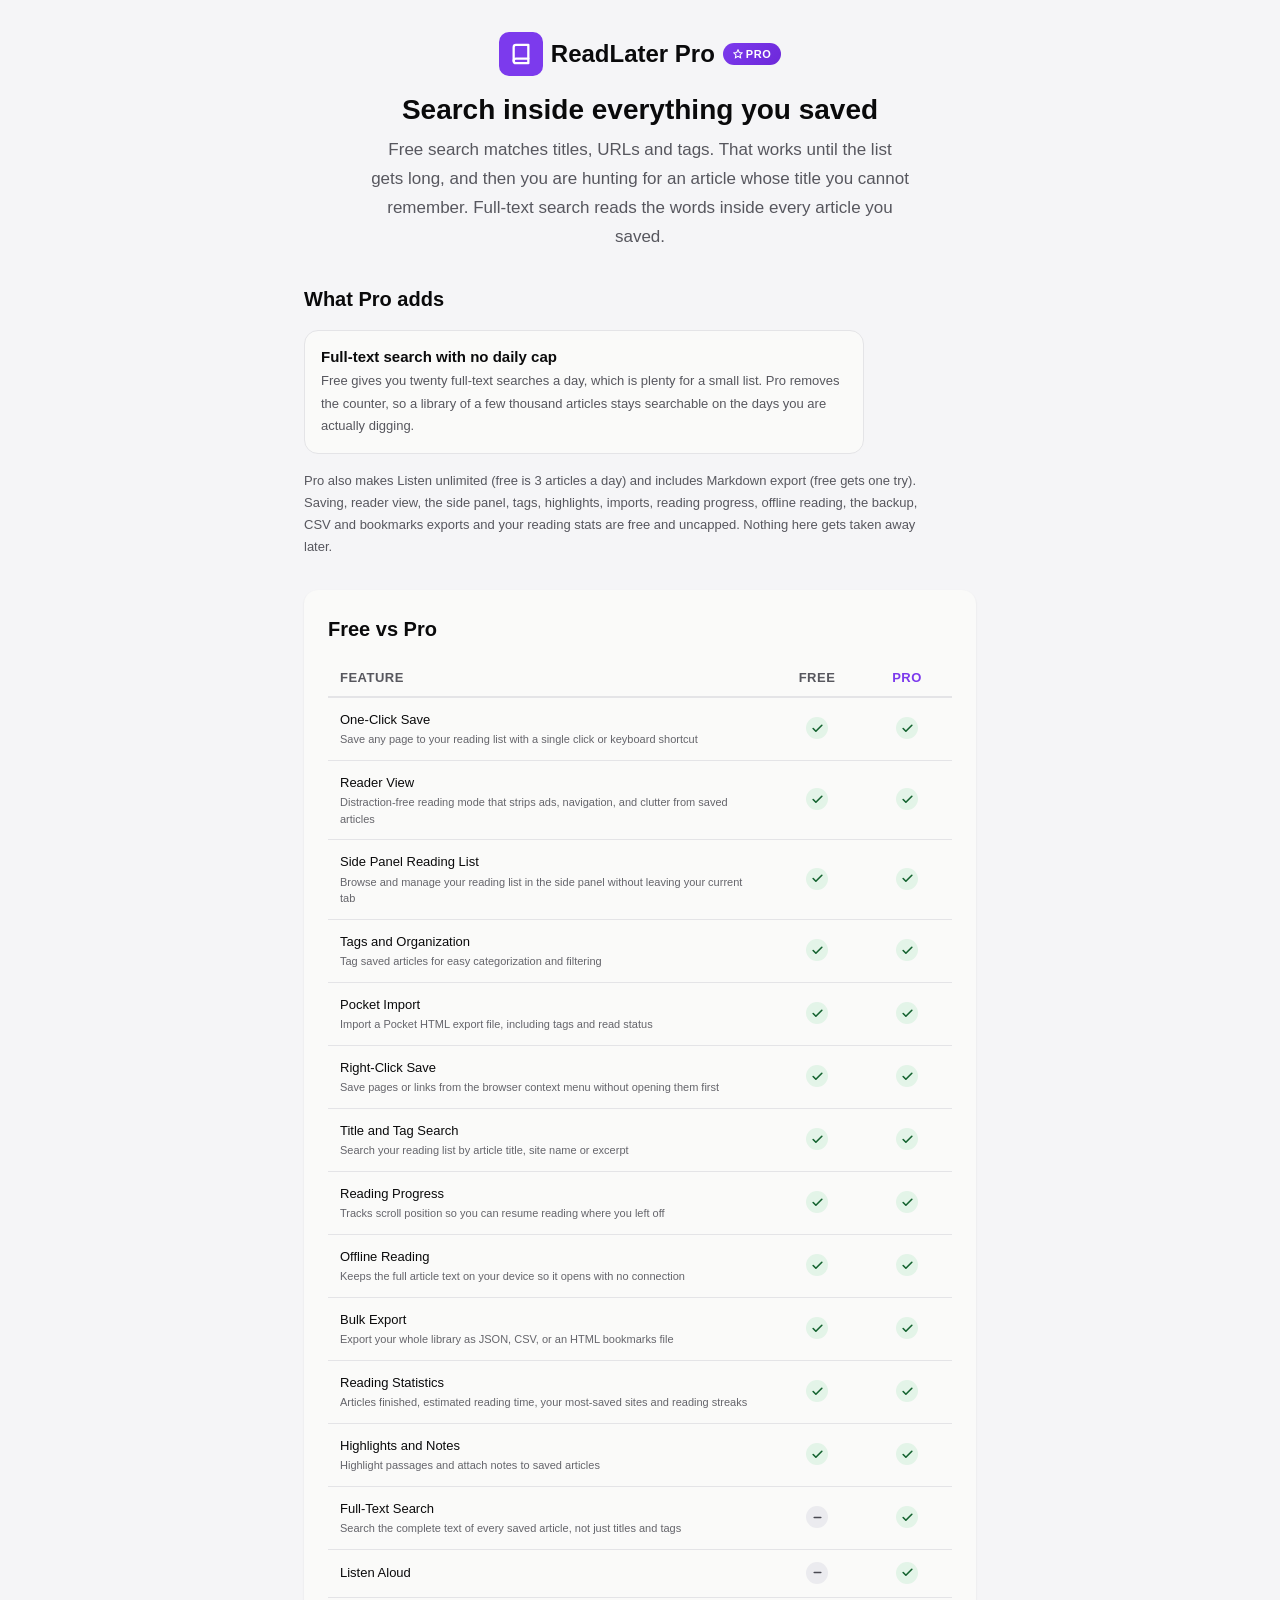
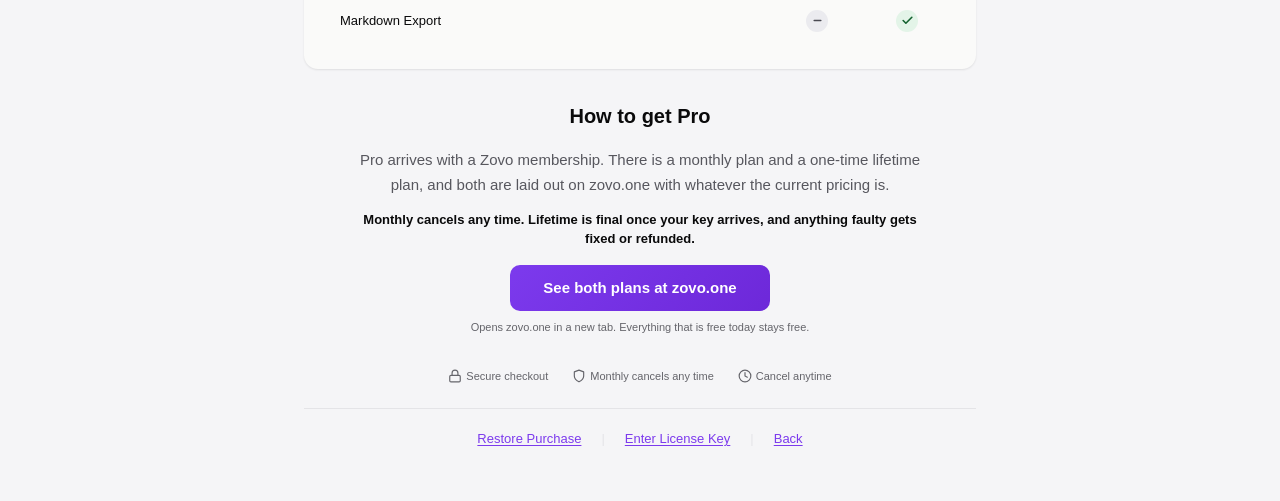
<file: src/pages/upgrade.html>
<!DOCTYPE html>
<html lang="en">
<head>
    <meta charset="UTF-8">
    <meta name="viewport" content="width=device-width, initial-scale=1.0">
    <link rel="stylesheet" href="../styles/cross-browser.css">
    <link rel="stylesheet" href="../styles/design-tokens.css">
    <link rel="stylesheet" href="../styles/design-system.css">
    <link rel="stylesheet" href="upgrade.css">
    <link rel="stylesheet" href="../styles/high-contrast.css">
    <link rel="stylesheet" href="../styles/i18n-rtl.css">
    <title data-i18n="titleUpgrade">Upgrade to Pro - ReadLater Pro</title>
</head>
<body>
    <a href="#main-content" class="skip-link" data-i18n="skipToMainContent">Skip to main content</a>

    <!-- Shown only when the page was opened from a feature limit -->
    <div class="upgrade-limit-banner" id="limit-banner" role="alert" style="display:none;">
        <svg class="upgrade-limit-banner-icon" width="20" height="20" viewBox="0 0 24 24" fill="none" stroke="currentColor" stroke-width="2" stroke-linecap="round" stroke-linejoin="round" aria-hidden="true" focusable="false">
            <path d="M10.29 3.86L1.82 18a2 2 0 0 0 1.71 3h16.94a2 2 0 0 0 1.71-3L13.71 3.86a2 2 0 0 0-3.42 0z"/>
            <line x1="12" y1="9" x2="12" y2="13"/>
            <line x1="12" y1="17" x2="12.01" y2="17"/>
        </svg>
        <span class="upgrade-limit-banner-text" id="limit-banner-text"></span>
    </div>

    <main class="upgrade-container" id="main-content">

        <header class="upgrade-header">
            <div class="upgrade-logo">
                <div class="upgrade-logo-icon">
                    <svg width="22" height="22" viewBox="0 0 24 24" fill="none" stroke="currentColor" stroke-width="2.5" stroke-linecap="round" stroke-linejoin="round" aria-hidden="true" focusable="false">
                        <path d="M4 19.5A2.5 2.5 0 0 1 6.5 17H20"/>
                        <path d="M6.5 2H20v20H6.5A2.5 2.5 0 0 1 4 19.5v-15A2.5 2.5 0 0 1 6.5 2z"/>
                    </svg>
                </div>
                <span class="upgrade-logo-text" data-i18n="appName">ReadLater Pro</span>
                <span class="upgrade-pro-badge">
                    <svg width="10" height="10" viewBox="0 0 24 24" fill="none" stroke="currentColor" stroke-width="2.5" aria-hidden="true" focusable="false">
                        <polygon points="12 2 15.09 8.26 22 9.27 17 14.14 18.18 21.02 12 17.77 5.82 21.02 7 14.14 2 9.27 8.91 8.26 12 2"/>
                    </svg>
                    <span data-i18n="badgePro">PRO</span>
                </span>
            </div>
            <h1 class="upgrade-title" data-i18n="upgradeHeadline">Search inside everything you saved</h1>
            <p class="upgrade-subtitle" data-i18n="upgradeProblem">Free search matches titles, URLs and tags. That works until the list gets long, and then you are hunting for an article whose title you cannot remember. Full-text search reads the words inside every article you saved.</p>
        </header>

        <!-- The single thing Pro changes -->
        <section class="upgrade-outcomes" aria-labelledby="outcomes-heading">
            <h2 class="upgrade-section-title" id="outcomes-heading" data-i18n="headingWhatProAdds">What Pro adds</h2>
            <div class="upgrade-outcome upgrade-outcome-single">
                <h3 class="upgrade-outcome-title" data-i18n="upgradeOutcomeSearchTitle">Full-text search with no daily cap</h3>
                <p class="upgrade-outcome-body" id="outcome-search-body" data-i18n="upgradeOutcomeSearchBody">Free gives you twenty full-text searches a day, which is plenty for a small list. Pro removes the counter, so a library of a few thousand articles stays searchable on the days you are actually digging.</p>
            </div>
            <p class="upgrade-honesty" data-i18n="upgradeHonestyLine">Pro also makes Listen unlimited (free is 3 articles a day) and includes Markdown export (free gets one try). Saving, reader view, the side panel, tags, highlights, imports, reading progress, offline reading, the backup, CSV and bookmarks exports and your reading stats are free and uncapped. Nothing here gets taken away later.</p>
        </section>

        <!-- Free vs Pro, rendered from the feature registry -->
        <section class="upgrade-comparison" id="comparison-section" aria-labelledby="comparison-heading">
            <h2 class="upgrade-section-title" id="comparison-heading" data-i18n="headingFreeVsPro">Free vs Pro</h2>
            <table class="upgrade-table" id="comparison-table">
                <caption class="sr-only" data-i18n="diagFeatureComparison">Feature comparison between Free and Pro plans</caption>
                <thead>
                    <tr>
                        <th class="upgrade-table-feature" scope="col" data-i18n="diagColumnFeature">Feature</th>
                        <th class="upgrade-table-tier" scope="col" data-i18n="diagColumnFree">Free</th>
                        <th class="upgrade-table-tier upgrade-table-tier-pro" scope="col" data-i18n="diagColumnPro">Pro</th>
                    </tr>
                </thead>
                <tbody id="comparison-body">
                    <!-- Rows are built by upgrade.js from FeatureRegistry -->
                </tbody>
            </table>
        </section>

        <!-- Neutral handoff. No price number renders here on purpose, because a
             price compiled into the package cannot be corrected without a store
             review. The live figures are on zovo.one. -->
        <section class="upgrade-pricing" aria-labelledby="pricing-heading">
            <h2 class="upgrade-section-title" id="pricing-heading" data-i18n="headingHowToGetPro">How to get Pro</h2>

            <p class="upgrade-plans-note" data-i18n="upgradePlansNote">Pro arrives with a Zovo membership. There is a monthly plan and a one-time lifetime plan, and both are laid out on zovo.one with whatever the current pricing is.</p>

            <p class="upgrade-guarantee" data-i18n="upgradeGuarantee">Monthly cancels any time. Lifetime is final once your key arrives, and anything faulty gets fixed or refunded.</p>

            <button class="upgrade-btn upgrade-btn-primary upgrade-cta" id="btn-see-plans" type="button" data-i18n="buttonSeeBothPlans">See both plans at zovo.one</button>
            <p class="upgrade-cta-note" data-i18n="upgradeCtaNote">Opens zovo.one in a new tab. Everything that is free today stays free.</p>
        </section>

        <div class="upgrade-trust">
            <span class="upgrade-trust-item">
                <svg width="14" height="14" viewBox="0 0 24 24" fill="none" stroke="currentColor" stroke-width="2" stroke-linecap="round" stroke-linejoin="round" aria-hidden="true" focusable="false">
                    <rect x="3" y="11" width="18" height="11" rx="2" ry="2"/>
                    <path d="M7 11V7a5 5 0 0 1 10 0v4"/>
                </svg>
                <span data-i18n="upgradeTrustSecure">Secure checkout</span>
            </span>
            <span class="upgrade-trust-item">
                <svg width="14" height="14" viewBox="0 0 24 24" fill="none" stroke="currentColor" stroke-width="2" stroke-linecap="round" stroke-linejoin="round" aria-hidden="true" focusable="false">
                    <path d="M12 22s8-4 8-10V5l-8-3-8 3v7c0 6 8 10 8 10z"/>
                </svg>
                <span data-i18n="upgradeTrustGuarantee14">Monthly cancels any time</span>
            </span>
            <span class="upgrade-trust-item">
                <svg width="14" height="14" viewBox="0 0 24 24" fill="none" stroke="currentColor" stroke-width="2" stroke-linecap="round" stroke-linejoin="round" aria-hidden="true" focusable="false">
                    <circle cx="12" cy="12" r="10"/>
                    <polyline points="12 6 12 12 16 14"/>
                </svg>
                <span data-i18n="upgradeTrustCancel">Cancel anytime</span>
            </span>
        </div>

        <!-- Already bought, activate here -->
        <section class="upgrade-license-section" id="license-section" hidden aria-labelledby="license-heading">
            <h2 class="upgrade-section-title" id="license-heading" data-i18n="headingAlreadyBought">Already bought Pro</h2>
            <p class="upgrade-license-help" data-i18n="upgradeLicenseHelp">Paste the license key from your purchase email. The key is checked against the license server before Pro turns on, so this will not work while you are offline.</p>
            <div class="upgrade-license-form" id="license-form">
                <label for="license-input" class="sr-only" data-i18n="labelLicenseKey">License key</label>
                <input class="upgrade-license-input" id="license-input" type="text" data-i18n-placeholder="placeholderLicenseKey" placeholder="XXXX-XXXX-XXXX-XXXX" autocomplete="off" spellcheck="false" maxlength="64" data-i18n-aria="labelLicenseKey" aria-label="License key" aria-describedby="license-message">
                <button class="upgrade-license-submit" id="btn-license-submit" type="button" data-i18n="buttonActivate">Activate</button>
            </div>
            <div class="upgrade-license-message" id="license-message" role="alert" hidden></div>
        </section>

        <footer class="upgrade-footer">
            <button class="upgrade-footer-link" id="btn-restore" type="button" data-i18n="buttonRestorePurchase">Restore Purchase</button>
            <span class="upgrade-footer-divider" aria-hidden="true">|</span>
            <button class="upgrade-footer-link" id="btn-license-key" type="button" aria-expanded="false" aria-controls="license-section" data-i18n="buttonEnterLicenseKey">Enter License Key</button>
            <span class="upgrade-footer-divider" aria-hidden="true">|</span>
            <button class="upgrade-footer-link" id="btn-back" type="button" data-i18n="buttonBack">Back</button>
        </footer>
    </main>

    <div id="sr-announcements" class="sr-only" role="status" aria-live="polite" aria-atomic="true"></div>

    <script src="../utils/focus-manager.js"></script>
    <script src="../utils/announcer.js"></script>
    <script src="../utils/sanitize.js"></script>
    <script src="../shared/message-types.js"></script>
    <script src="../utils/feature-gate.js"></script>
    <script src="../features/feature-registry.js"></script>
    <script src="../shared/i18n.js"></script>
    <script src="../utils/i18n-loader.js"></script>
    <script src="upgrade.js"></script>
</body>
</html>
</file>
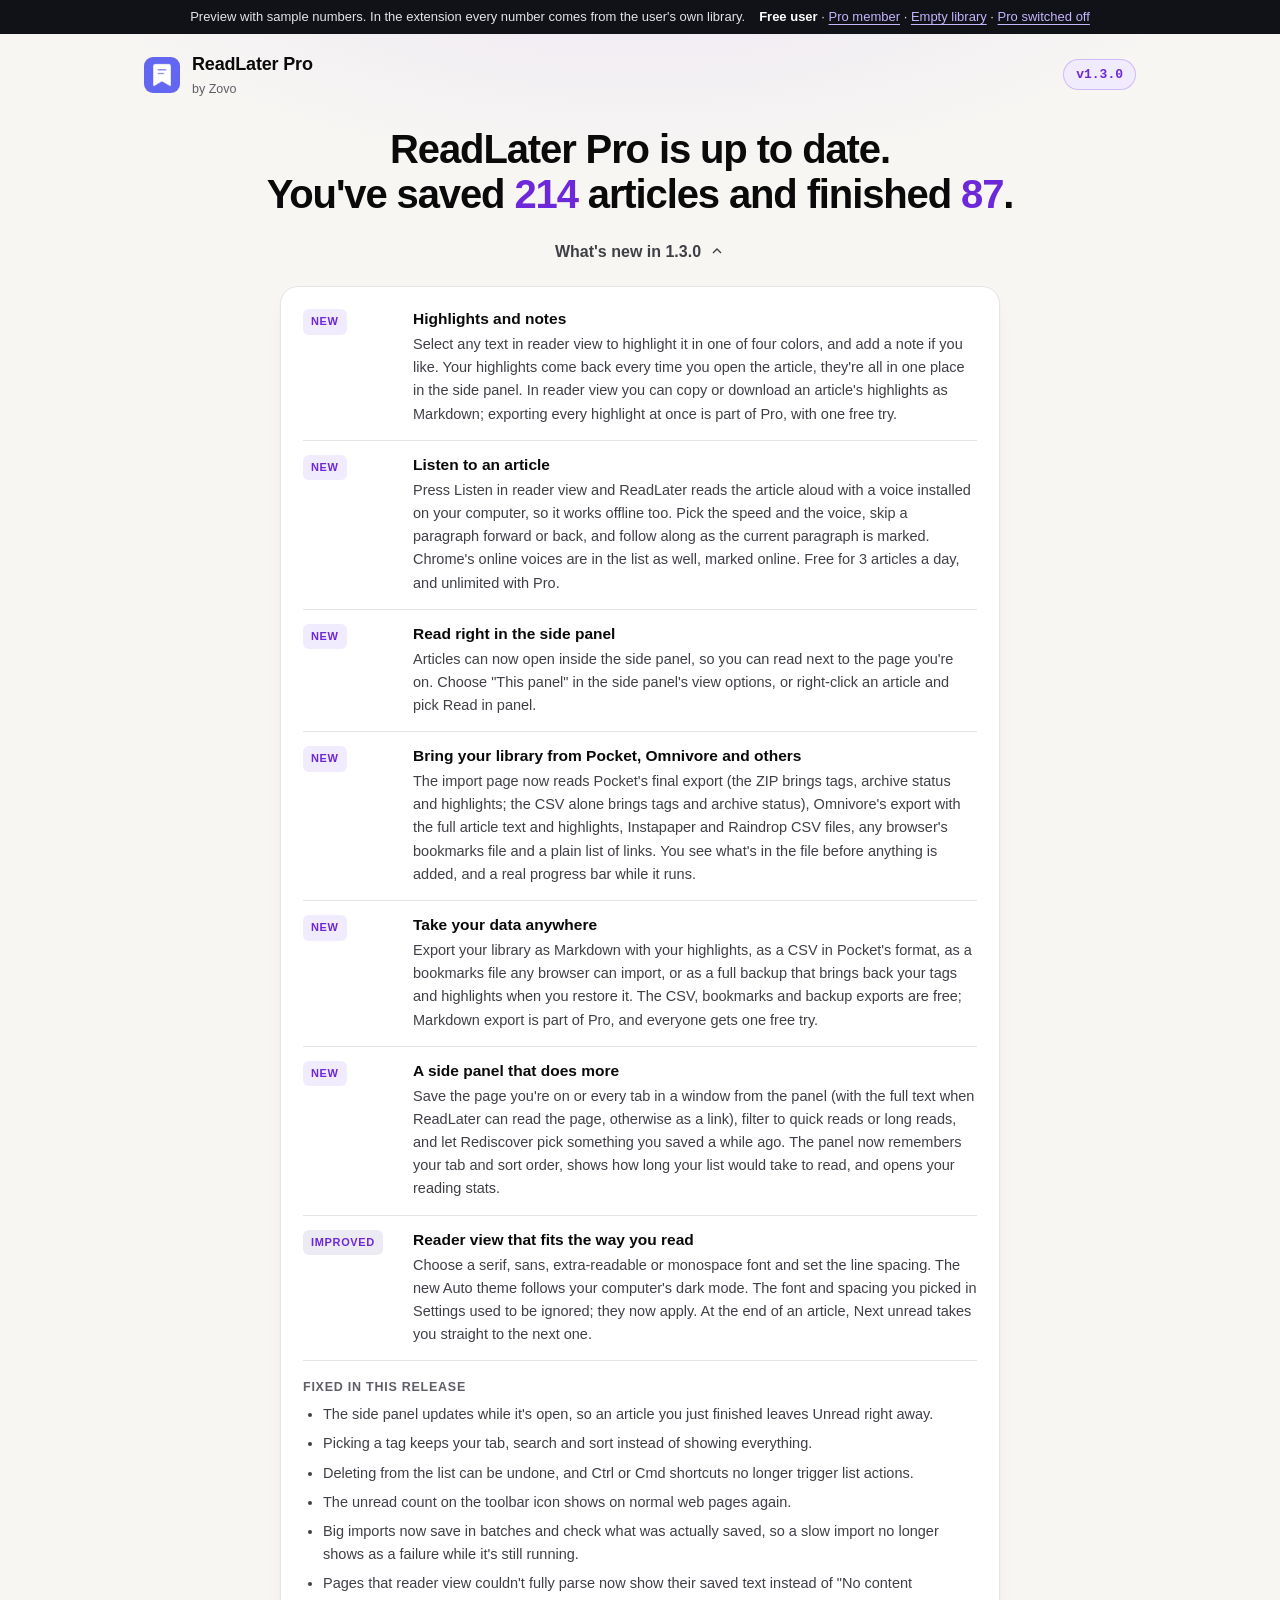
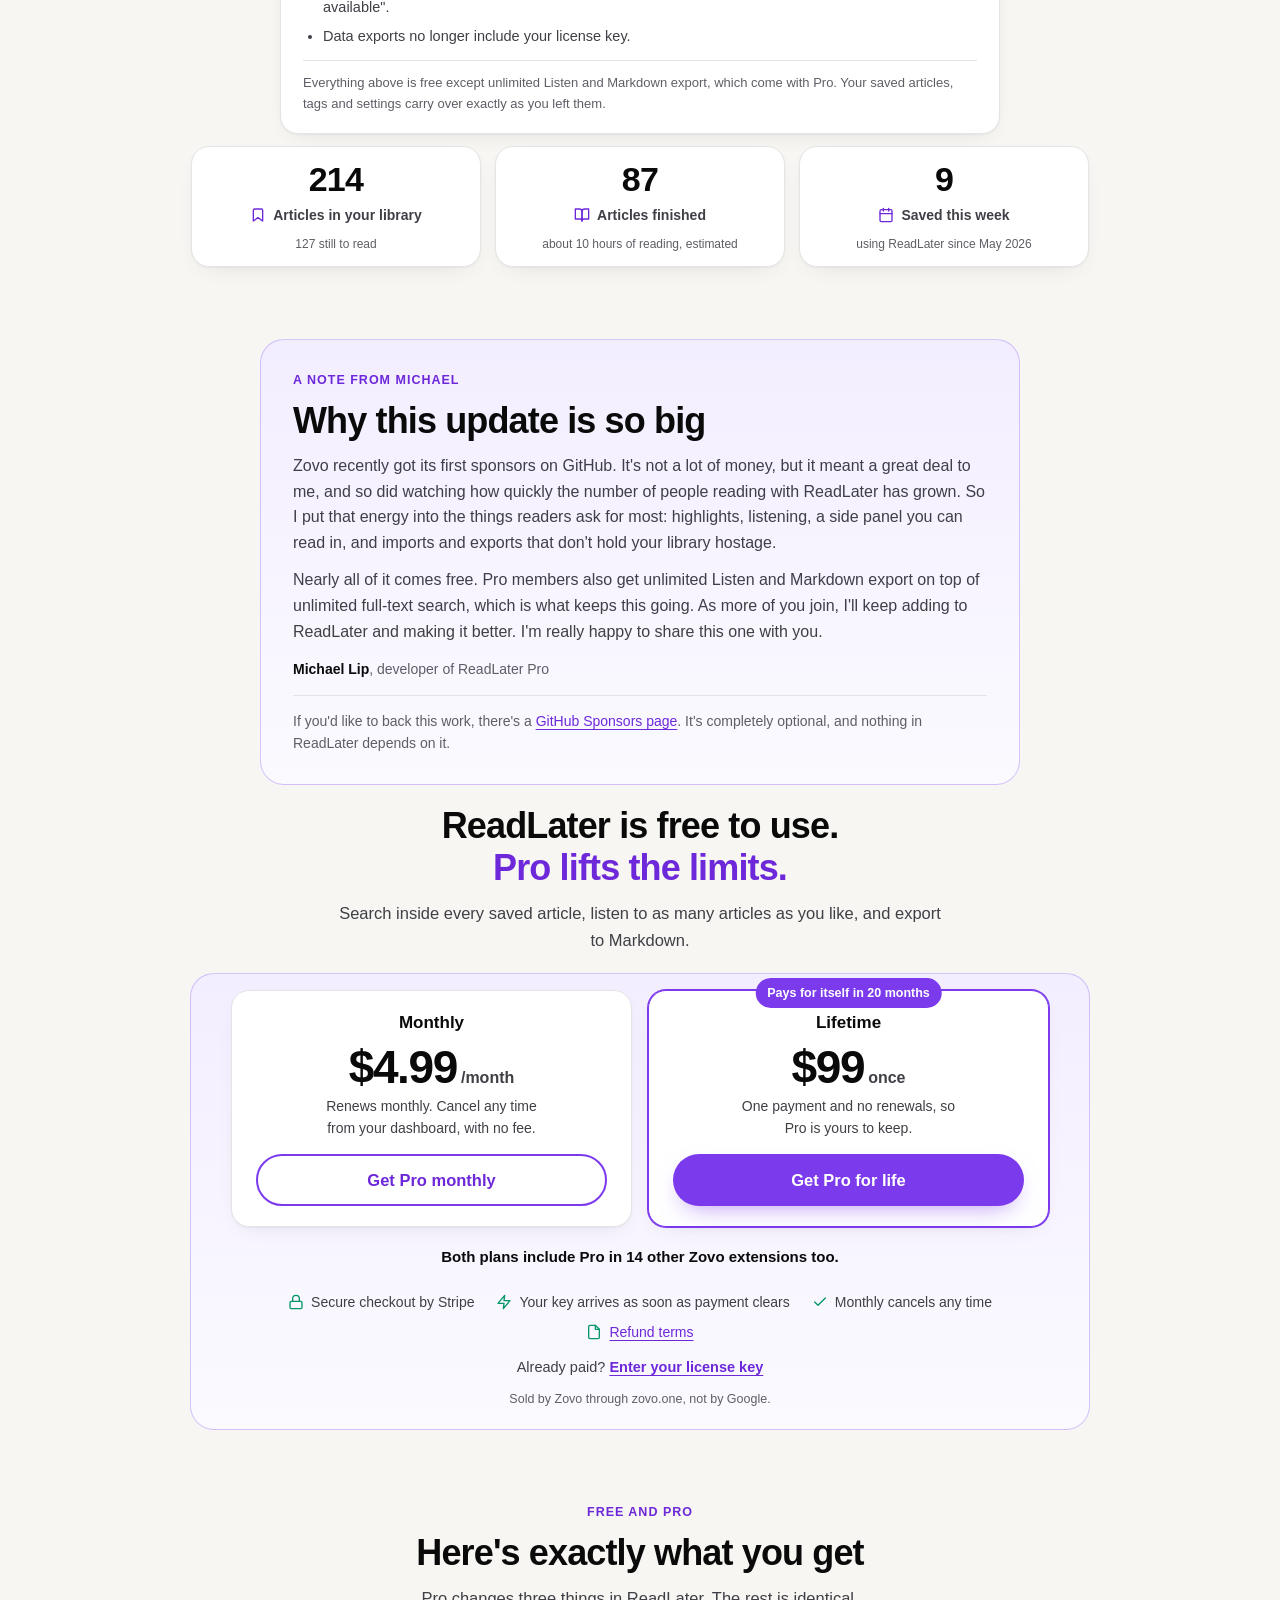
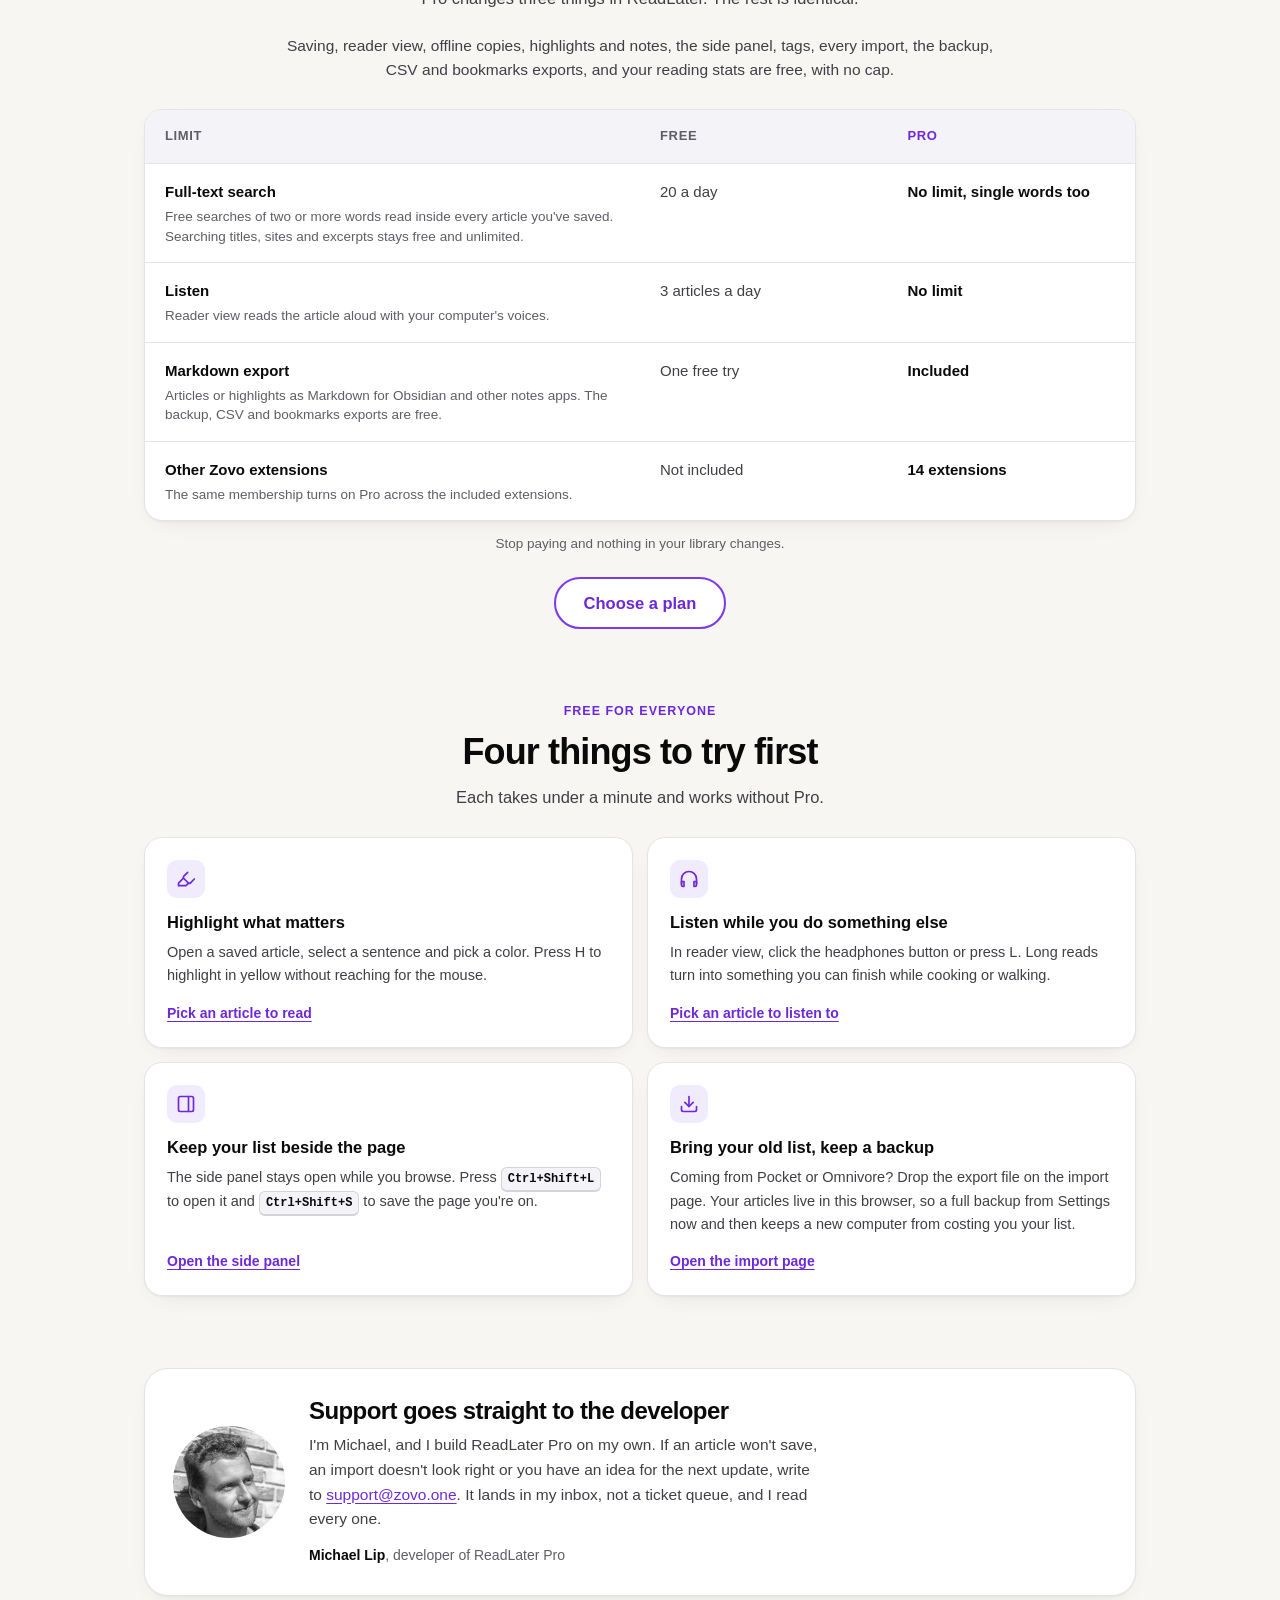
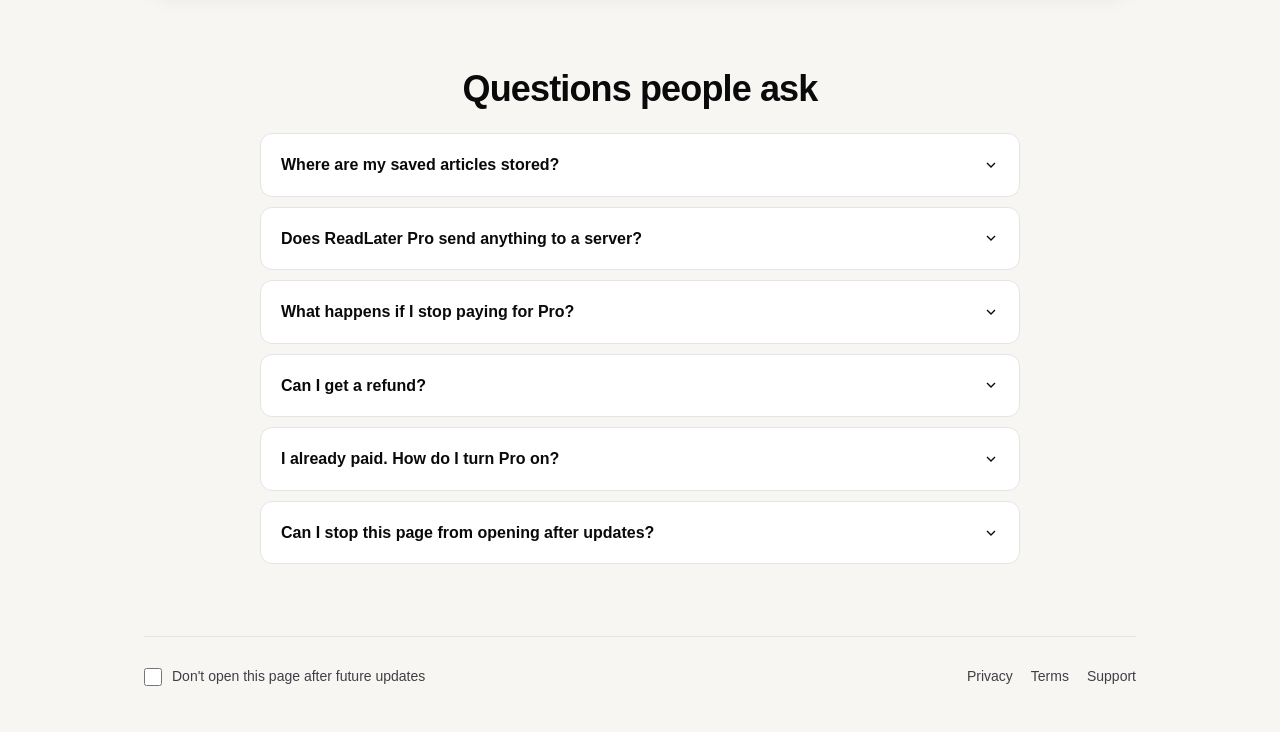
<file: src/pages/whats-new.html>
<!doctype html>
<html lang="en">
<head>
<meta charset="utf-8">
<meta name="viewport" content="width=device-width, initial-scale=1">
<title>What's new in ReadLater Pro</title>
<link rel="icon" href="../../icons/icon32.png">
<link rel="stylesheet" href="whats-new.css">
<script src="../../membership/eligibility.js"></script>
<script src="whats-new.js" defer></script>
</head>
<body>
<a class="skip" href="#main">Skip to content</a>

<div class="preview-bar" id="previewBar" role="region" aria-label="Preview controls" hidden>
  <span>Preview with sample numbers. In the extension every number comes from the user's own library.</span>
  <span>
    <a data-preview="free" href="?state=free">Free user</a> ·
    <a data-preview="pro" href="?state=pro">Pro member</a> ·
    <a data-preview="fresh" href="?state=fresh">Empty library</a> ·
    <a data-preview="lapsed" href="?state=lapsed">Pro switched off</a>
  </span>
</div>

<div class="wrap">
  <header class="top">
    <a class="brand" href="https://zovo.one/?utm_source=readlater-pro&amp;utm_medium=extension&amp;utm_campaign=whats-new-1-3-0&amp;utm_content=logo" target="_blank" rel="noopener">
      <img src="../../icons/icon48.png" alt="" width="36" height="36">
      <span class="brand-name">ReadLater Pro <span class="brand-by">by Zovo</span></span>
    </a>
    <span class="version-pill" data-version="v">v1.3.0</span>
  </header>

  <main id="main">
    <!-- Hero -->
    <section class="hero" aria-labelledby="heroTitle">
      <h1 id="heroTitle">
        <span class="nowrap">ReadLater Pro</span> is up to date.
        <span class="line2" id="heroLine2Count" hidden>You've saved <em id="heroSaved">0</em> <span id="heroSavedNoun">articles</span><span id="heroReadPart"> and finished <em id="heroRead">0</em></span>.</span>
        <span class="line2" id="heroLine2Plain">Here's what changed in this release.</span>
      </h1>

      <details class="changes" id="changes" open>
        <summary><span>What's new in <span data-version="release">1.3.0</span></span><svg class="chev" viewBox="0 0 24 24" fill="none" stroke="currentColor" stroke-width="2" aria-hidden="true"><path d="m6 9 6 6 6-6"/></svg></summary>
        <div class="changes-body">
          <h2 class="sr-only">Changes in this release</h2>
          <div class="change">
            <span class="tag new">New</span>
            <div>
              <h3>Highlights and notes</h3>
              <p>Select any text in reader view to highlight it in one of four colors, and add a note if you like. Your highlights come back every time you open the article, they're all in one place in the side panel. In reader view you can copy or download an article's highlights as Markdown; exporting every highlight at once is part of Pro, with one free try.</p>
            </div>
          </div>
          <div class="change">
            <span class="tag new">New</span>
            <div>
              <h3>Listen to an article</h3>
              <p>Press Listen in reader view and ReadLater reads the article aloud with a voice installed on your computer, so it works offline too. Pick the speed and the voice, skip a paragraph forward or back, and follow along as the current paragraph is marked. Chrome's online voices are in the list as well, marked online. Free for 3 articles a day, and unlimited with Pro.</p>
            </div>
          </div>
          <div class="change">
            <span class="tag new">New</span>
            <div>
              <h3>Read right in the side panel</h3>
              <p>Articles can now open inside the side panel, so you can read next to the page you're on. Choose "This panel" in the side panel's view options, or right-click an article and pick Read in panel.</p>
            </div>
          </div>
          <div class="change">
            <span class="tag new">New</span>
            <div>
              <h3>Bring your library from Pocket, Omnivore and others</h3>
              <p>The import page now reads Pocket's final export (the ZIP brings tags, archive status and highlights; the CSV alone brings tags and archive status), Omnivore's export with the full article text and highlights, Instapaper and Raindrop CSV files, any browser's bookmarks file and a plain list of links. You see what's in the file before anything is added, and a real progress bar while it runs.</p>
            </div>
          </div>
          <div class="change">
            <span class="tag new">New</span>
            <div>
              <h3>Take your data anywhere</h3>
              <p>Export your library as Markdown with your highlights, as a CSV in Pocket's format, as a bookmarks file any browser can import, or as a full backup that brings back your tags and highlights when you restore it. The CSV, bookmarks and backup exports are free; Markdown export is part of Pro, and everyone gets one free try.</p>
            </div>
          </div>
          <div class="change">
            <span class="tag new">New</span>
            <div>
              <h3>A side panel that does more</h3>
              <p>Save the page you're on or every tab in a window from the panel (with the full text when ReadLater can read the page, otherwise as a link), filter to quick reads or long reads, and let Rediscover pick something you saved a while ago. The panel now remembers your tab and sort order, shows how long your list would take to read, and opens your reading stats.</p>
            </div>
          </div>
          <div class="change">
            <span class="tag improved">Improved</span>
            <div>
              <h3>Reader view that fits the way you read</h3>
              <p>Choose a serif, sans, extra-readable or monospace font and set the line spacing. The new Auto theme follows your computer's dark mode. The font and spacing you picked in Settings used to be ignored; they now apply. At the end of an article, Next unread takes you straight to the next one.</p>
            </div>
          </div>
          <p class="changes-sub">Fixed in this release</p>
          <ul class="changes-list">
            <li>The side panel updates while it's open, so an article you just finished leaves Unread right away.</li>
            <li>Picking a tag keeps your tab, search and sort instead of showing everything.</li>
            <li>Deleting from the list can be undone, and Ctrl or Cmd shortcuts no longer trigger list actions.</li>
            <li>The unread count on the toolbar icon shows on normal web pages again.</li>
            <li>Big imports now save in batches and check what was actually saved, so a slow import no longer shows as a failure while it's still running.</li>
            <li>Pages that reader view couldn't fully parse now show their saved text instead of "No content available".</li>
            <li>Data exports no longer include your license key.</li>
          </ul>
          <p class="changes-foot">Everything above is free except unlimited Listen and Markdown export, which come with Pro. Your saved articles, tags and settings carry over exactly as you left them.</p>
        </div>
      </details>

      <div class="stats" id="stats" hidden>
        <h2 class="sr-only">Your numbers</h2>
        <div class="stat" id="cardSaved" hidden>
          <span class="stat-num" id="statSaved">0</span>
          <span class="stat-label"><svg viewBox="0 0 24 24" fill="none" stroke="currentColor" stroke-width="2" stroke-linecap="round" stroke-linejoin="round" aria-hidden="true"><path d="M19 21l-7-5-7 5V5a2 2 0 0 1 2-2h10a2 2 0 0 1 2 2z"/></svg><span id="statSavedLabel">Articles in your library</span></span>
          <span class="stat-note" id="statSavedNote"></span>
        </div>
        <div class="stat" id="cardRead" hidden>
          <span class="stat-num" id="statRead">0</span>
          <span class="stat-label"><svg viewBox="0 0 24 24" fill="none" stroke="currentColor" stroke-width="2" stroke-linecap="round" stroke-linejoin="round" aria-hidden="true"><path d="M2 3h6a4 4 0 0 1 4 4v14a3 3 0 0 0-3-3H2z"/><path d="M22 3h-6a4 4 0 0 0-4 4v14a3 3 0 0 1 3-3h7z"/></svg><span id="statReadLabel">Articles finished</span></span>
          <span class="stat-note" id="statReadNote"></span>
        </div>
        <div class="stat" id="cardWeek" hidden>
          <span class="stat-num" id="statWeek">0</span>
          <span class="stat-label"><svg viewBox="0 0 24 24" fill="none" stroke="currentColor" stroke-width="2" stroke-linecap="round" stroke-linejoin="round" aria-hidden="true"><rect x="3" y="4" width="18" height="18" rx="2"/><path d="M16 2v4M8 2v4M3 10h18"/></svg><span id="statWeekLabel">Saved this week</span></span>
          <span class="stat-note" id="statWeekNote"></span>
        </div>
      </div>
    </section>

    <!-- Why this release: everyone -->
    <section class="section" aria-labelledby="sponsorTitle" id="sponsorNote">
      <div class="sponsor-note">
        <span class="eyebrow">A note from Michael</span>
        <h2 id="sponsorTitle">Why this update is so big</h2>
        <p>Zovo recently got its first sponsors on GitHub. It's not a lot of money, but it meant a great deal to me, and so did watching how quickly the number of people reading with ReadLater has grown. So I put that energy into the things readers ask for most: highlights, listening, a side panel you can read in, and imports and exports that don't hold your library hostage.</p>
        <p>Nearly all of it comes free. Pro members also get unlimited Listen and Markdown export on top of unlimited full-text search, which is what keeps this going. As more of you join, I'll keep adding to ReadLater and making it better. I'm really happy to share this one with you.</p>
        <p class="sig"><span class="sig-name">Michael Lip</span>, developer of ReadLater Pro</p>
        <p class="sponsor-foot" data-for="free unknown" hidden>If you'd like to back this work, there's a <a data-cta="github-sponsors" href="https://github.com/sponsors/theluckystrike" target="_blank" rel="noopener">GitHub Sponsors page</a>. It's completely optional, and nothing in ReadLater depends on it.</p>
      </div>
    </section>

    <!-- Pro members -->
    <section class="section" aria-labelledby="thanksTitle" data-for="protected" hidden>
      <div class="thanks">
        <span class="eyebrow">Your Pro is active</span>
        <h2 id="thanksTitle">Thank you for backing ReadLater Pro</h2>
        <p class="sub thanks-sub">There's nothing to buy here. Full-text search and Listen have no daily limit for you, Markdown export is included, and the same membership covers Pro in 14 other Zovo extensions.</p>
        <div class="row">
          <button class="cta" type="button" data-open="panel">Open my reading list</button>
          <a class="cta secondary" href="mailto:support@zovo.one?subject=ReadLater%20Pro">Email support</a>
        </div>
      </div>
    </section>

    <!-- Members whose Pro is switched off -->
    <section class="section" aria-labelledby="lapsedTitle" data-for="lapsed" hidden>
      <div class="thanks">
        <span class="eyebrow">Your license needs a check</span>
        <h2 id="lapsedTitle">Pro is switched off on this browser</h2>
        <p class="sub thanks-sub">This browser has a Zovo license key saved, but the license server says it isn't active. Usually it's a lapsed payment or an old key, so paste your current key on the license page or renew if your plan has ended.</p>
        <div class="row">
          <button class="cta" type="button" data-open="license">Enter my key</button>
          <a class="cta secondary" data-cta="lapsed-renew" href="https://zovo.one/join" target="_blank" rel="noopener">Renew on zovo.one</a>
        </div>
        <p class="thanks-foot">Not sure what happened? <a href="mailto:support@zovo.one?subject=ReadLater%20Pro%20license">Email support</a> and I'll check your license.</p>
      </div>
    </section>

    <!-- Pivot + plans: free users only -->
    <section class="section pivot center tight" aria-labelledby="pivotTitle" data-for="free" hidden>
      <h2 id="pivotTitle">ReadLater is free to use. <span class="accent">Pro lifts the limits.</span></h2>
      <p class="sub">Search inside every saved article, listen to as many articles as you like, and export to Markdown.</p>

      <div class="plans" id="plans">
        <p class="paid-note" id="paidNote" hidden>Bought Pro after clicking through earlier? Your key is in your purchase email, so <button class="linkish" type="button" data-open="license">paste it on the license page</button> and Pro turns on right away.</p>
        <div class="plan-grid">
          <div class="plan">
            <h3 class="plan-name">Monthly</h3>
            <div class="price"><span class="amt">$4.99</span><span class="per">/month</span></div>
            <span class="plan-sub">Renews monthly. Cancel any time from your dashboard, with no fee.</span>
            <a class="cta secondary" data-cta="plan-monthly" href="https://zovo.one/join?tier=pro" target="_blank" rel="noopener">Get Pro monthly</a>
          </div>
          <div class="plan best">
            <span class="badge">Pays for itself in 20 months</span>
            <h3 class="plan-name">Lifetime</h3>
            <div class="price"><span class="amt">$99</span><span class="per">once</span></div>
            <span class="plan-sub">One payment and no renewals, so Pro is yours to keep.</span>
            <a class="cta" data-cta="plan-lifetime" href="https://zovo.one/join?tier=lifetime" target="_blank" rel="noopener">Get Pro for life</a>
          </div>
        </div>
        <p class="both">Both plans include Pro in 14 other Zovo extensions too.</p>
        <div class="assure">
          <span><svg viewBox="0 0 24 24" fill="none" stroke="currentColor" stroke-width="2" stroke-linecap="round" stroke-linejoin="round" aria-hidden="true"><rect x="3" y="11" width="18" height="11" rx="2"/><path d="M7 11V7a5 5 0 0 1 10 0v4"/></svg>Secure checkout by Stripe</span>
          <span><svg viewBox="0 0 24 24" fill="none" stroke="currentColor" stroke-width="2" stroke-linecap="round" stroke-linejoin="round" aria-hidden="true"><path d="M13 2 3 14h9l-1 8 10-12h-9l1-8Z"/></svg>Your key arrives as soon as payment clears</span>
          <span><svg viewBox="0 0 24 24" fill="none" stroke="currentColor" stroke-width="2" stroke-linecap="round" stroke-linejoin="round" aria-hidden="true"><path d="M20 6 9 17l-5-5"/></svg>Monthly cancels any time</span>
          <span><svg viewBox="0 0 24 24" fill="none" stroke="currentColor" stroke-width="2" stroke-linecap="round" stroke-linejoin="round" aria-hidden="true"><path d="M14 2H6a2 2 0 0 0-2 2v16a2 2 0 0 0 2 2h12a2 2 0 0 0 2-2V8Z"/><path d="M14 2v6h6"/></svg><a data-cta="refund-terms" href="https://zovo.one/refund" target="_blank" rel="noopener">Refund terms</a></span>
        </div>
        <p class="have-key">Already paid? <button class="linkish" type="button" data-open="license">Enter your license key</button></p>
        <p class="seller">Sold by Zovo through zovo.one, not by Google.</p>
      </div>
    </section>

    <!-- Compare: free users only -->
    <section class="section" aria-labelledby="compareTitle" data-for="free" hidden>
      <div class="center">
        <span class="eyebrow">Free and Pro</span>
        <h2 id="compareTitle">Here's exactly what you get</h2>
        <p class="sub">Pro changes three things in ReadLater. The rest is identical.</p>
      </div>
            <p class="compare-lead">Saving, reader view, offline copies, highlights and notes, the side panel, tags, every import, the backup, CSV and bookmarks exports, and your reading stats are free, with no cap.</p>
      <div class="compare">
        <table>
          <caption class="sr-only">Limits in the free version and in Pro</caption>
          <thead>
            <tr><th scope="col">Limit</th><th scope="col">Free</th><th scope="col" class="pro-col">Pro</th></tr>
          </thead>
          <tbody>
            <tr>
              <th scope="row">Full-text search<small>Free searches of two or more words read inside every article you've saved. Searching titles, sites and excerpts stays free and unlimited.</small></th>
              <td data-label="Free">20 a day</td>
              <td class="pro" data-label="Pro">No limit, single words too</td>
            </tr>
            <tr>
              <th scope="row">Listen<small>Reader view reads the article aloud with your computer's voices.</small></th>
              <td data-label="Free">3 articles a day</td>
              <td class="pro" data-label="Pro">No limit</td>
            </tr>
            <tr>
              <th scope="row">Markdown export<small>Articles or highlights as Markdown for Obsidian and other notes apps. The backup, CSV and bookmarks exports are free.</small></th>
              <td data-label="Free">One free try</td>
              <td class="pro" data-label="Pro">Included</td>
            </tr>
            <tr>
              <th scope="row">Other Zovo extensions<small>The same membership turns on Pro across the included extensions.</small></th>
              <td data-label="Free">Not included</td>
              <td class="pro" data-label="Pro">14 extensions</td>
            </tr>
          </tbody>
        </table>
      </div>
      <p class="compare-foot">Stop paying and nothing in your library changes.</p>
      <p class="center again"><a class="cta secondary" href="#plans">Choose a plan</a></p>
    </section>

    <!-- Tips: value for everyone -->
    <section class="section" aria-labelledby="tipsTitle">
      <div class="center">
        <span class="eyebrow">Free for everyone</span>
        <h2 id="tipsTitle">Four things to try first</h2>
        <p class="sub">Each takes under a minute and works without Pro.</p>
      </div>
      <div class="tips">
        <article class="tip">
          <span class="tip-icon"><svg viewBox="0 0 24 24" fill="none" stroke="currentColor" stroke-width="2" stroke-linecap="round" stroke-linejoin="round" aria-hidden="true"><path d="m9 11-6 6v3h9l3-3"/><path d="m22 12-4.6 4.6a2 2 0 0 1-2.8 0l-5.2-5.2a2 2 0 0 1 0-2.8L14 4"/></svg></span>
          <h3>Highlight what matters</h3>
          <p>Open a saved article, select a sentence and pick a color. Press H to highlight in yellow without reaching for the mouse.</p>
          <button class="tip-link" type="button" data-open="panel">Pick an article to read</button>
        </article>
        <article class="tip">
          <span class="tip-icon"><svg viewBox="0 0 24 24" fill="none" stroke="currentColor" stroke-width="2" stroke-linecap="round" stroke-linejoin="round" aria-hidden="true"><path d="M3 18v-6a9 9 0 0 1 18 0v6"/><path d="M21 19a2 2 0 0 1-2 2h-1v-6h3zM3 19a2 2 0 0 0 2 2h1v-6H3z"/></svg></span>
          <h3>Listen while you do something else</h3>
          <p>In reader view, click the headphones button or press L. Long reads turn into something you can finish while cooking or walking.</p>
          <button class="tip-link" type="button" data-open="panel">Pick an article to listen to</button>
        </article>
        <article class="tip">
          <span class="tip-icon"><svg viewBox="0 0 24 24" fill="none" stroke="currentColor" stroke-width="2" stroke-linecap="round" stroke-linejoin="round" aria-hidden="true"><rect x="3" y="3" width="18" height="18" rx="2"/><path d="M15 3v18"/></svg></span>
          <h3>Keep your list beside the page</h3>
          <p>The side panel stays open while you browse. Press <kbd data-cmd="open-reading-list">Ctrl+Shift+L</kbd> to open it and <kbd data-cmd="save-current-page">Ctrl+Shift+S</kbd> to save the page you're on.</p>
          <button class="tip-link" type="button" data-open="panel">Open the side panel</button>
        </article>
        <article class="tip">
          <span class="tip-icon"><svg viewBox="0 0 24 24" fill="none" stroke="currentColor" stroke-width="2" stroke-linecap="round" stroke-linejoin="round" aria-hidden="true"><path d="M21 15v4a2 2 0 0 1-2 2H5a2 2 0 0 1-2-2v-4"/><path d="m7 10 5 5 5-5"/><path d="M12 15V3"/></svg></span>
          <h3>Bring your old list, keep a backup</h3>
          <p>Coming from Pocket or Omnivore? Drop the export file on the import page. Your articles live in this browser, so a full backup from Settings now and then keeps a new computer from costing you your list.</p>
          <button class="tip-link" type="button" data-open="import">Open the import page</button>
        </article>
      </div>
    </section>

    <!-- Founder: everyone -->
    <section class="section" aria-labelledby="founderTitle">
      <div class="founder">
        <img src="founder-192.webp" alt="Michael Lip" width="112" height="112">
        <div>
          <h2 id="founderTitle">Support goes straight to the developer</h2>
          <p>I'm Michael, and I build ReadLater Pro on my own. If an article won't save, an import doesn't look right or you have an idea for the next update, write to <a href="mailto:support@zovo.one?subject=ReadLater%20Pro">support@zovo.one</a>. It lands in my inbox, not a ticket queue, and I read every one.</p>
          <p class="sig"><span class="sig-name">Michael Lip</span>, developer of ReadLater Pro</p>
        </div>
      </div>
    </section>

    <!-- FAQ -->
    <section class="section narrow" aria-labelledby="faqTitle">
      <h2 id="faqTitle" class="center">Questions people ask</h2>
      <div class="faq">
        <details>
          <summary>Where are my saved articles stored?<svg class="chev" viewBox="0 0 24 24" fill="none" stroke="currentColor" stroke-width="2" aria-hidden="true"><path d="m6 9 6 6 6-6"/></svg></summary>
          <div><p>In this browser, on your computer. ReadLater keeps each article's text so you can read it offline, and nothing about your library is uploaded. That also means a cleared browser profile clears your list, so export a backup from Settings once in a while.</p></div>
        </details>
        <details>
          <summary>Does ReadLater Pro send anything to a server?<svg class="chev" viewBox="0 0 24 24" fill="none" stroke="currentColor" stroke-width="2" aria-hidden="true"><path d="m6 9 6 6 6-6"/></svg></summary>
          <div><p>Your articles, searches and reading stats stay in your browser. Pro confirms your license key with Zovo's server from time to time, sending only the key and the extension's name. If you uninstall, Chrome opens a zovo.one page whose address carries the version, how long it was installed, its update count and the extension's ID. Pictures load from the sites that published them.</p></div>
        </details>
        <details data-for="free" hidden>
          <summary>What happens if I stop paying for Pro?<svg class="chev" viewBox="0 0 24 24" fill="none" stroke="currentColor" stroke-width="2" aria-hidden="true"><path d="m6 9 6 6 6-6"/></svg></summary>
          <div><p>If you cancel, Pro stays on until the license server reports the plan has ended. After that you're on the free version again, with your whole library where you left it, full-text search goes back to 20 a day, Listen to 3 articles a day, and Markdown export switches off. The backup, CSV and bookmarks exports stay free.</p></div>
        </details>
        <details data-for="free" hidden>
          <summary>Can I get a refund?<svg class="chev" viewBox="0 0 24 24" fill="none" stroke="currentColor" stroke-width="2" aria-hidden="true"><path d="m6 9 6 6 6-6"/></svg></summary>
          <div><p>Monthly plans can be cancelled at any time. Lifetime is a one-time payment delivered instantly, so it's final once the key and archive have been sent. If anything is faulty or not as described, it gets fixed or refunded.</p>
            <p><a data-cta="faq-refund" href="https://zovo.one/refund" target="_blank" rel="noopener">Read the full refund terms</a></p></div>
        </details>
        <details>
          <summary>I already paid. How do I turn Pro on?<svg class="chev" viewBox="0 0 24 24" fill="none" stroke="currentColor" stroke-width="2" aria-hidden="true"><path d="m6 9 6 6 6-6"/></svg></summary>
          <div><p>Open the license page, choose Enter License Key, and paste the key that starts with ZOVO-. You'll find it in your purchase email and on your <a data-cta="faq-dashboard" href="https://zovo.one/dashboard" target="_blank" rel="noopener">zovo.one dashboard</a>. Can't find it? Email support@zovo.one.</p>
            <p><button class="linkish" type="button" data-open="license">Open the license page</button></p></div>
        </details>
        <details>
          <summary>Can I stop this page from opening after updates?<svg class="chev" viewBox="0 0 24 24" fill="none" stroke="currentColor" stroke-width="2" aria-hidden="true"><path d="m6 9 6 6 6-6"/></svg></summary>
          <div><p>Yes. Tick the box at the bottom of this page, or switch off "Show what's new after an update" in Settings under Notifications. Updates will still install, just without this tab.</p></div>
        </details>
      </div>
    </section>
  </main>

  <footer class="foot">
    <label class="optout"><input type="checkbox" id="optout"> Don't open this page after future updates</label>
    <nav aria-label="Footer">
      <a href="../legal/privacy-policy.html" target="_blank" rel="noopener">Privacy</a>
      <a href="../legal/terms.html" target="_blank" rel="noopener">Terms</a>
      <a href="mailto:support@zovo.one?subject=ReadLater%20Pro">Support</a>
    </nav>
  </footer>
</div>

<div class="toast" id="toast" role="status" aria-live="polite"></div>
</body>
</html>
</file>
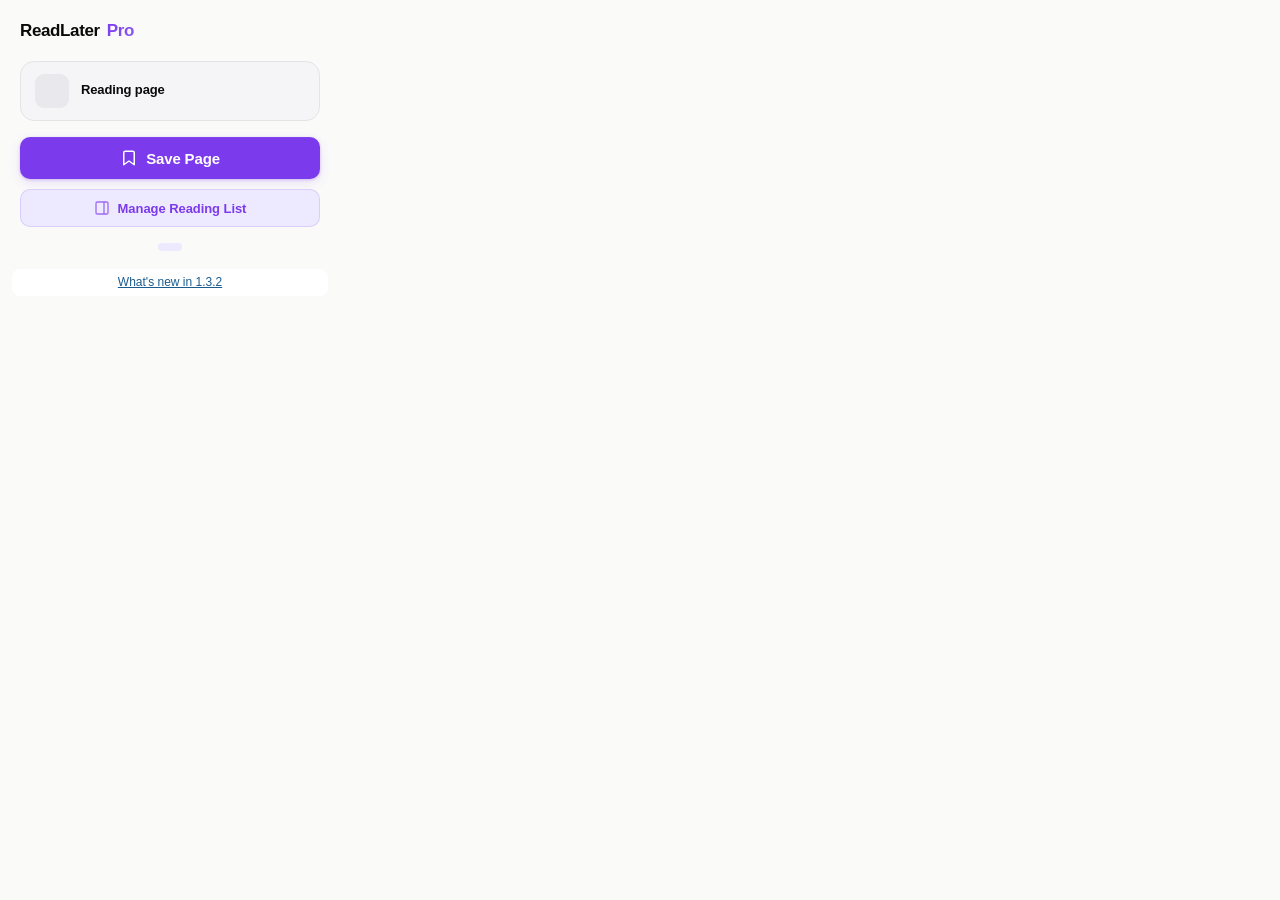
<file: src/popup/popup.html>
<!DOCTYPE html>
<html lang="en">
<head>
    <meta charset="UTF-8">
    <meta name="viewport" content="width=device-width, initial-scale=1.0">
    <link rel="stylesheet" href="../styles/design-tokens.css">
    <link rel="stylesheet" href="../styles/design-system.css">
    <link rel="stylesheet" href="popup.css">
    <link rel="stylesheet" href="../styles/high-contrast.css">
    <link rel="stylesheet" href="../styles/i18n-rtl.css">
    <link rel="stylesheet" href="popup-whats-new.css">
    <title data-i18n="titlePopup">ReadLater Pro</title>
</head>
<body>
<main>
    <!-- Status area (shows save result) -->
    <div class="popup-status" id="popup-status" role="status" aria-live="polite" style="display:none;">
        <div class="popup-status-icon" id="popup-status-icon" aria-hidden="true"></div>
        <div class="popup-status-text" id="popup-status-text"></div>
    </div>

    <!-- Main content -->
    <div class="popup-main" id="popup-main">

        <!-- Header -->
        <header class="popup-header">
            <h1 class="popup-title">ReadLater<span class="popup-title-pro"> Pro</span></h1>
        </header>

        <!-- Current page info card -->
        <div class="popup-page-card" role="region" aria-label="Current page" data-i18n-aria="rlCurrentPage">
            <div class="popup-page-info" id="popup-page-info">
                <div class="popup-page-favicon" id="popup-page-favicon" aria-hidden="true"></div>
                <div class="popup-page-details">
                    <div class="popup-page-title" id="popup-page-title" aria-live="polite" data-i18n="rlLoadingPage">Reading page</div>
                    <div class="popup-page-url" id="popup-page-url"></div>
                </div>
            </div>
        </div>

        <!-- Action buttons -->
        <div class="popup-actions">
            <button class="popup-btn popup-btn-primary" id="btn-save" type="button" title="Save this page" data-i18n-title="rlSaveThisPage">
                <span class="popup-btn-icon">
                    <svg class="icon-bookmark" width="18" height="18" viewBox="0 0 24 24" fill="none" stroke="currentColor" stroke-width="2" stroke-linecap="round" stroke-linejoin="round" aria-hidden="true" focusable="false">
                        <path d="M19 21l-7-5-7 5V5a2 2 0 0 1 2-2h10a2 2 0 0 1 2 2z"/>
                    </svg>
                    <svg class="icon-check" width="18" height="18" viewBox="0 0 24 24" fill="none" stroke="currentColor" stroke-width="2.5" stroke-linecap="round" stroke-linejoin="round" aria-hidden="true" focusable="false">
                        <polyline points="20 6 9 17 4 12"/>
                    </svg>
                    <svg class="icon-bookmark-check" width="18" height="18" viewBox="0 0 24 24" fill="none" stroke="currentColor" stroke-width="2" stroke-linecap="round" stroke-linejoin="round" aria-hidden="true" focusable="false">
                        <path d="M19 21l-7-5-7 5V5a2 2 0 0 1 2-2h10a2 2 0 0 1 2 2z"/>
                        <polyline points="9 11 11 13 15 9" stroke-width="2"/>
                    </svg>
                    <svg class="icon-x" width="18" height="18" viewBox="0 0 24 24" fill="none" stroke="currentColor" stroke-width="2.5" stroke-linecap="round" stroke-linejoin="round" aria-hidden="true" focusable="false">
                        <line x1="18" y1="6" x2="6" y2="18"/>
                        <line x1="6" y1="6" x2="18" y2="18"/>
                    </svg>
                </span>
                <span id="btn-save-text" data-i18n="popupSavePage">Save Page</span>
            </button>

            <button class="popup-btn popup-btn-sidepanel" id="btn-open-list" type="button" title="Open your reading list" data-i18n-title="rlOpenListTooltip">
                <svg width="16" height="16" viewBox="0 0 24 24" fill="none" stroke="currentColor" stroke-width="2" stroke-linecap="round" stroke-linejoin="round" aria-hidden="true" focusable="false">
                    <rect x="3" y="3" width="18" height="18" rx="2" ry="2"/>
                    <line x1="15" y1="3" x2="15" y2="21"/>
                </svg>
                <span data-i18n="popupOpenList">Manage Reading List</span>
            </button>
        </div>

        <!-- One line under the actions. Carries either the reason a page cannot
             be saved, or the fact that a save kept the link without the body. -->
        <p class="popup-restricted-msg" id="popup-note" hidden></p>

        <!-- Post-save actions. Hidden until a save actually succeeds. -->
        <div class="popup-saved-actions" id="popup-saved-actions" hidden>
            <button class="popup-link-btn" id="btn-open-reader" type="button" data-i18n="rlOpenInReader">Open in reader</button>
            <button class="popup-link-btn popup-link-btn-quiet" id="btn-undo-save" type="button" data-i18n="rlUndoSave">Undo</button>
        </div>

        <!-- Unread count -->
        <div class="popup-stats" id="popup-stats" role="status" aria-live="polite">
            <span class="popup-stat" id="popup-unread-count"></span>
        </div>
    </div>

    <div aria-live="polite" class="sr-only" id="popup-announcer"></div>
</main>

    <script src="../shared/message-types.js"></script>
    <script src="../shared/i18n.js"></script>
    <script src="../utils/i18n-loader.js"></script>
    <script src="popup.js"></script>
    <script src="popup-whats-new.js"></script>
    <link rel="stylesheet" href="../../membership/popup.css">
    <script src="../../membership/eligibility.js" defer></script>
    <script src="../../membership/popup.js" defer></script>
<script src="../../zovo-whats-new/config.js"></script><script src="../../zovo-whats-new/zovo-cards.js" data-zovo-mount="popup"></script>
</body>
</html>
</file>
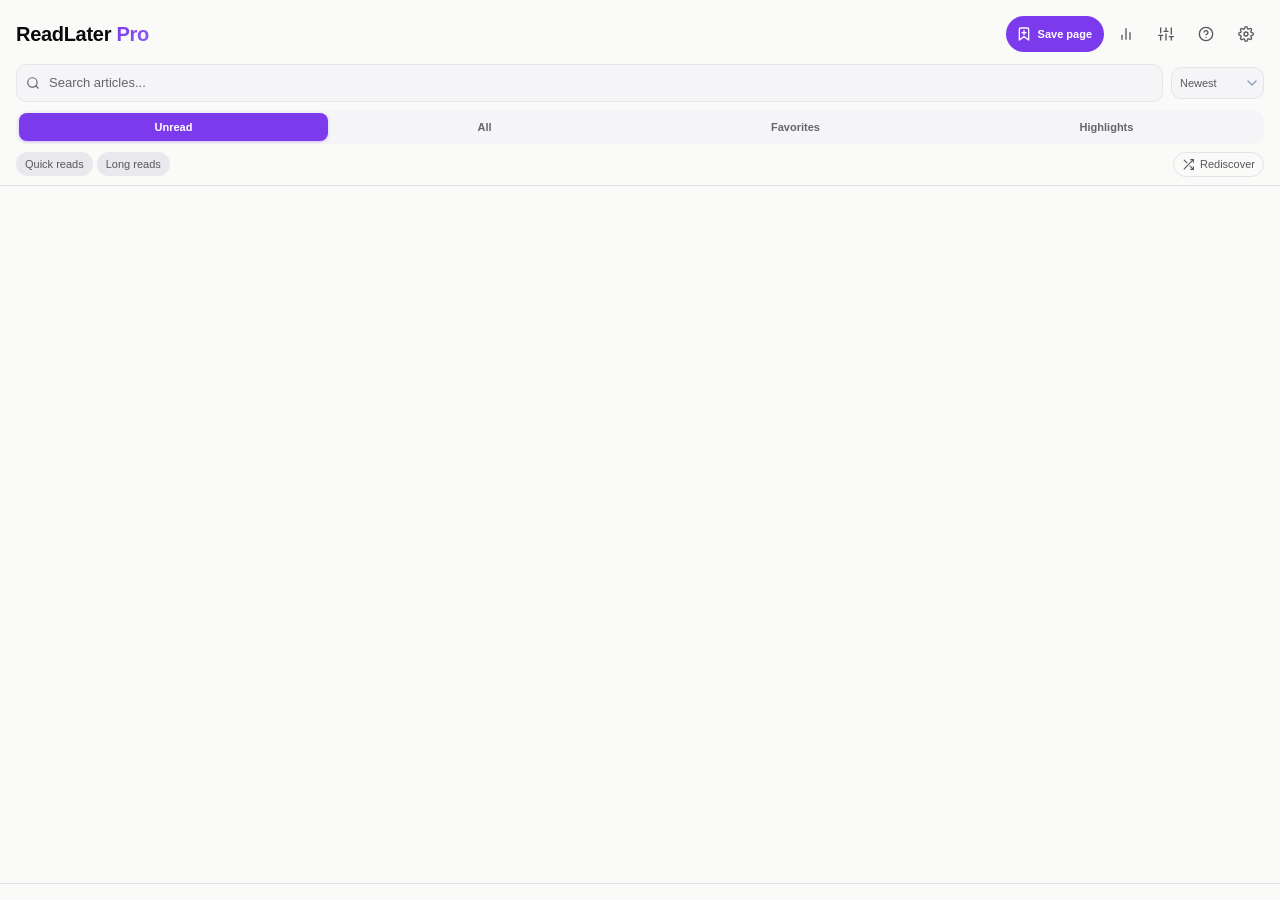
<file: src/sidebar/sidebar.html>
<!DOCTYPE html>
<html lang="en">
<head>
    <meta charset="UTF-8">
    <meta name="viewport" content="width=device-width, initial-scale=1.0">
    <link rel="stylesheet" href="../styles/cross-browser.css">
    <link rel="stylesheet" href="../styles/design-tokens.css">
    <link rel="stylesheet" href="../styles/components.css">
    <link rel="stylesheet" href="../styles/design-system.css">
    <link rel="stylesheet" href="sidebar.css">
    <link rel="stylesheet" href="../styles/high-contrast.css">
    <link rel="stylesheet" href="../components/paywall.css">
    <link rel="stylesheet" href="../components/whats-new.css">
    <link rel="stylesheet" href="support-menu.css">
    <link rel="stylesheet" href="../styles/i18n-rtl.css">
    <title data-i18n="titleReadingList">Reading List</title>
</head>
<body>
    <a href="#article-list" class="skip-link" data-i18n="skipToArticles">Skip to articles</a>
    <!-- Header -->
    <header class="sidebar-header">
        <div class="sidebar-header-top">
            <h1 class="sidebar-title">ReadLater <span class="sidebar-title-accent">Pro</span></h1>
            <div class="sidebar-header-actions">
                <button class="btn-icon btn-save-page" id="btn-save-page" type="button" title="Save this page" aria-label="Save this page" data-i18n-title="panelSavePage" data-i18n-aria="panelSavePage">
                    <svg width="16" height="16" viewBox="0 0 24 24" fill="none" stroke="currentColor" stroke-width="2" stroke-linecap="round" stroke-linejoin="round" aria-hidden="true" focusable="false">
                        <path d="M19 21l-7-5-7 5V5a2 2 0 0 1 2-2h10a2 2 0 0 1 2 2z"/>
                        <line x1="12" y1="7" x2="12" y2="13"/>
                        <line x1="9" y1="10" x2="15" y2="10"/>
                    </svg>
                    <span class="btn-save-page-label" data-i18n="panelSaveShort">Save page</span>
                </button>
                <button class="btn-icon" id="btn-dashboard" type="button" title="Reading stats" aria-label="Reading stats" data-i18n-title="panelStats" data-i18n-aria="panelStats">
                    <svg width="16" height="16" viewBox="0 0 24 24" fill="none" stroke="currentColor" stroke-width="2" stroke-linecap="round" stroke-linejoin="round" aria-hidden="true" focusable="false">
                        <line x1="18" y1="20" x2="18" y2="10"/>
                        <line x1="12" y1="20" x2="12" y2="4"/>
                        <line x1="6" y1="20" x2="6" y2="14"/>
                    </svg>
                </button>
                <button class="btn-icon" id="btn-view-options" type="button" title="View options" aria-label="View options" aria-haspopup="dialog" aria-expanded="false" aria-controls="view-menu" data-i18n-title="panelViewOptions" data-i18n-aria="panelViewOptions">
                    <svg width="16" height="16" viewBox="0 0 24 24" fill="none" stroke="currentColor" stroke-width="2" stroke-linecap="round" stroke-linejoin="round" aria-hidden="true" focusable="false">
                        <line x1="4" y1="21" x2="4" y2="14"/><line x1="4" y1="10" x2="4" y2="3"/>
                        <line x1="12" y1="21" x2="12" y2="12"/><line x1="12" y1="8" x2="12" y2="3"/>
                        <line x1="20" y1="21" x2="20" y2="16"/><line x1="20" y1="12" x2="20" y2="3"/>
                        <line x1="1" y1="14" x2="7" y2="14"/><line x1="9" y1="8" x2="15" y2="8"/><line x1="17" y1="16" x2="23" y2="16"/>
                    </svg>
                </button>
                <button class="btn-icon" id="btn-settings" title="Settings" aria-label="Settings" data-i18n-title="tooltipSettings" data-i18n-aria="tooltipSettings">
                    <svg width="16" height="16" viewBox="0 0 24 24" fill="none" stroke="currentColor" stroke-width="2" stroke-linecap="round" stroke-linejoin="round" aria-hidden="true" focusable="false">
                        <circle cx="12" cy="12" r="3"/>
                        <path d="M19.4 15a1.65 1.65 0 0 0 .33 1.82l.06.06a2 2 0 0 1 0 2.83 2 2 0 0 1-2.83 0l-.06-.06a1.65 1.65 0 0 0-1.82-.33 1.65 1.65 0 0 0-1 1.51V21a2 2 0 0 1-2 2 2 2 0 0 1-2-2v-.09A1.65 1.65 0 0 0 9 19.4a1.65 1.65 0 0 0-1.82.33l-.06.06a2 2 0 0 1-2.83 0 2 2 0 0 1 0-2.83l.06-.06A1.65 1.65 0 0 0 4.68 15a1.65 1.65 0 0 0-1.51-1H3a2 2 0 0 1-2-2 2 2 0 0 1 2-2h.09A1.65 1.65 0 0 0 4.6 9a1.65 1.65 0 0 0-.33-1.82l-.06-.06a2 2 0 0 1 0-2.83 2 2 0 0 1 2.83 0l.06.06A1.65 1.65 0 0 0 9 4.68a1.65 1.65 0 0 0 1-1.51V3a2 2 0 0 1 2-2 2 2 0 0 1 2 2v.09a1.65 1.65 0 0 0 1 1.51 1.65 1.65 0 0 0 1.82-.33l.06-.06a2 2 0 0 1 2.83 0 2 2 0 0 1 0 2.83l-.06.06A1.65 1.65 0 0 0 19.4 9a1.65 1.65 0 0 0 1.51 1H21a2 2 0 0 1 2 2 2 2 0 0 1-2 2h-.09a1.65 1.65 0 0 0-1.51 1z"/>
                    </svg>
                </button>
            </div>
        </div>
        <!-- Hidden elements preserved for JS compatibility -->
        <span class="pro-badge" id="pro-badge" style="display:none;" data-i18n="badgePro">PRO</span>
        <span class="tier-badge" id="tier-badge" style="display:none;" data-i18n="badgeFree">Free</span>

        <!-- Search + Sort -->
        <div class="sidebar-search-row">
            <div class="sidebar-search">
                <svg class="sidebar-search-icon" width="14" height="14" viewBox="0 0 24 24" fill="none" stroke="currentColor" stroke-width="2" stroke-linecap="round" stroke-linejoin="round" aria-hidden="true" focusable="false">
                    <circle cx="11" cy="11" r="8"/>
                    <line x1="21" y1="21" x2="16.65" y2="16.65"/>
                </svg>
                <input type="text" class="sidebar-search-input" id="search-input" placeholder="Search articles..." aria-label="Search articles" data-i18n-placeholder="placeholderSearch" data-i18n-aria="labelSearchArticles">
                <button class="sidebar-search-clear" id="search-clear" type="button" aria-label="Clear search" data-i18n-aria="tooltipClearSearch" style="display:none;">
                    <svg width="14" height="14" viewBox="0 0 24 24" fill="none" stroke="currentColor" stroke-width="2" stroke-linecap="round" stroke-linejoin="round" aria-hidden="true" focusable="false">
                        <line x1="18" y1="6" x2="6" y2="18"/>
                        <line x1="6" y1="6" x2="18" y2="18"/>
                    </svg>
                </button>
                <span class="sidebar-search-count" id="search-count" style="display:none;"></span>
            </div>
            <select class="sort-select" id="sort-select" title="Sort articles" aria-label="Sort articles" data-i18n-title="tooltipSortArticles" data-i18n-aria="tooltipSortArticles">
                <option value="savedAt-desc" data-i18n="sortNewest">Newest</option>
                <option value="savedAt-asc" data-i18n="sortOldest">Oldest</option>
                <option value="title-asc" data-i18n="sortTitleAZ">Title A-Z</option>
                <option value="title-desc" data-i18n="sortTitleZA">Title Z-A</option>
                <option value="estimatedReadTime-asc" data-i18n="sortShortest">Shortest</option>
                <option value="estimatedReadTime-desc" data-i18n="sortLongest">Longest</option>
                <option value="domain-asc" data-i18n="sortDomainAZ">Domain A-Z</option>
                <option value="domain-desc" data-i18n="sortDomainZA">Domain Z-A</option>
            </select>
        </div>

        <!-- Filter tabs -->
        <nav class="sidebar-tabs" role="tablist" aria-label="Article filters" data-i18n-aria="labelArticleFilters">
            <button class="sidebar-tab active" data-tab="unread" role="tab" aria-selected="true" aria-controls="article-list" data-i18n="tabUnread">Unread</button>
            <button class="sidebar-tab" data-tab="all" role="tab" aria-selected="false" aria-controls="article-list" data-i18n="tabAll">All</button>
            <button class="sidebar-tab" data-tab="favorites" role="tab" aria-selected="false" aria-controls="article-list" data-i18n="tabFavorites">Favorites</button>
            <button class="sidebar-tab" data-tab="highlights" role="tab" aria-selected="false" aria-controls="highlights-view" data-i18n="panelTabHighlights">Highlights</button>
        </nav>

        <!-- Length filters + rediscover -->
        <div class="sidebar-filters" id="list-filters">
            <div class="sidebar-length" role="group" aria-label="Filter by length" data-i18n-aria="panelLengthGroup">
                <button class="chip chip-length" type="button" data-length="quick" aria-pressed="false" title="5 min or less" data-i18n-title="panelQuickReadsHint"><span data-i18n="panelQuickReads">Quick reads</span></button>
                <button class="chip chip-length" type="button" data-length="long" aria-pressed="false" title="15 min or more" data-i18n-title="panelLongReadsHint"><span data-i18n="panelLongReads">Long reads</span></button>
            </div>
            <button class="btn-rediscover" id="btn-rediscover" type="button" title="Open a random unread article you saved a while ago" data-i18n-title="panelRediscoverHint">
                <svg width="13" height="13" viewBox="0 0 24 24" fill="none" stroke="currentColor" stroke-width="2" stroke-linecap="round" stroke-linejoin="round" aria-hidden="true" focusable="false">
                    <polyline points="16 3 21 3 21 8"/><line x1="4" y1="20" x2="21" y2="3"/><polyline points="21 16 21 21 16 21"/><line x1="15" y1="15" x2="21" y2="21"/><line x1="4" y1="4" x2="9" y2="9"/>
                </svg>
                <span data-i18n="panelRediscover">Rediscover</span>
            </button>
        </div>

        <!-- Tag chips -->
        <div class="sidebar-tags" id="tag-chips" role="group" aria-label="Tag filters"></div>
    </header>

    <!-- Save feedback (Save this page / Save all tabs) -->
    <div class="save-status" id="save-status" role="status" aria-live="polite" hidden>
        <span class="save-status-dot" aria-hidden="true"></span>
        <div class="save-status-body">
            <span class="save-status-text" id="save-status-text"></span>
            <span class="save-status-note" id="save-status-note" hidden></span>
            <button class="save-status-action save-status-action-alt" id="save-status-action2" type="button" hidden></button>
        </div>
        <div class="save-status-actions">
            <button class="save-status-action" id="save-status-action" type="button" hidden></button>
            <button class="save-status-close" id="save-status-close" type="button" title="Dismiss" aria-label="Dismiss" data-i18n-title="panelDismiss" data-i18n-aria="panelDismiss">
                <svg width="12" height="12" viewBox="0 0 24 24" fill="none" stroke="currentColor" stroke-width="2" stroke-linecap="round" stroke-linejoin="round" aria-hidden="true" focusable="false"><line x1="18" y1="6" x2="6" y2="18"/><line x1="6" y1="6" x2="18" y2="18"/></svg>
            </button>
        </div>
    </div>

    <!-- fetch lane hook: link-only banner (logic in sidebar-save.js) -->
    <div class="save-status save-status-info rl-fetch-banner" id="rl-fetch-banner" role="region" aria-labelledby="rl-fetch-banner-text" hidden>
        <span class="save-status-dot" aria-hidden="true"></span>
        <div class="save-status-body">
            <span class="save-status-text" id="rl-fetch-banner-text"></span>
        </div>
        <div class="save-status-actions">
            <button class="save-status-action" id="rl-fetch-banner-go" type="button" data-i18n="fetchBannerAction">Get the full text</button>
            <button class="save-status-close" id="rl-fetch-banner-close" type="button" title="Dismiss" aria-label="Dismiss" data-i18n-title="panelDismiss" data-i18n-aria="panelDismiss">
                <svg width="12" height="12" viewBox="0 0 24 24" fill="none" stroke="currentColor" stroke-width="2" stroke-linecap="round" stroke-linejoin="round" aria-hidden="true" focusable="false"><line x1="18" y1="6" x2="6" y2="18"/><line x1="6" y1="6" x2="18" y2="18"/></svg>
            </button>
        </div>
    </div>

    <!-- View options -->
    <div class="view-menu" id="view-menu" role="dialog" aria-label="View options" data-i18n-aria="panelViewOptions" hidden>
        <fieldset class="view-menu-group">
            <legend class="view-menu-legend" data-i18n="panelOpenArticlesIn">Open articles in</legend>
            <div class="view-menu-seg">
                <label class="view-menu-radio"><input type="radio" name="open-in" value="tab"><span data-i18n="panelOpenInTab">New tab</span></label>
                <label class="view-menu-radio"><input type="radio" name="open-in" value="panel"><span data-i18n="panelOpenInPanel">This panel</span></label>
            </div>
        </fieldset>
        <div class="view-menu-divider" role="separator"></div>
        <button class="view-menu-item" id="btn-save-all-tabs" type="button">
            <svg width="14" height="14" viewBox="0 0 24 24" fill="none" stroke="currentColor" stroke-width="2" stroke-linecap="round" stroke-linejoin="round" aria-hidden="true" focusable="false"><rect x="3" y="3" width="7" height="7"/><rect x="14" y="3" width="7" height="7"/><rect x="14" y="14" width="7" height="7"/><rect x="3" y="14" width="7" height="7"/></svg>
            <span data-i18n="panelSaveAllTabs">Save all tabs in this window</span>
        </button>
        <!-- fetch lane hook: opens the fetch-text page (logic in sidebar-save.js) -->
        <button class="view-menu-item" id="rl-fetch-menu" type="button" hidden>
            <svg width="14" height="14" viewBox="0 0 24 24" fill="none" stroke="currentColor" stroke-width="2" stroke-linecap="round" stroke-linejoin="round" aria-hidden="true" focusable="false"><path d="M14 2H6a2 2 0 0 0-2 2v16a2 2 0 0 0 2 2h12a2 2 0 0 0 2-2V8z"/><polyline points="14 2 14 8 20 8"/><line x1="8" y1="13" x2="16" y2="13"/><line x1="8" y1="17" x2="13" y2="17"/></svg>
            <span id="rl-fetch-menu-text" data-i18n="fetchMenuItemPlain">Get full text for saved links</span>
        </button>
        <button class="view-menu-item" id="btn-import" type="button" title="Import a file" data-i18n-title="tooltipImport">
            <svg width="14" height="14" viewBox="0 0 24 24" fill="none" stroke="currentColor" stroke-width="2" stroke-linecap="round" stroke-linejoin="round" aria-hidden="true" focusable="false"><path d="M21 15v4a2 2 0 0 1-2 2H5a2 2 0 0 1-2-2v-4"/><polyline points="7 10 12 15 17 10"/><line x1="12" y1="15" x2="12" y2="3"/></svg>
            <span data-i18n="tooltipImport">Import a file</span>
        </button>
        <button class="view-menu-item" id="btn-export-highlights" type="button">
            <svg width="14" height="14" viewBox="0 0 24 24" fill="none" stroke="currentColor" stroke-width="2" stroke-linecap="round" stroke-linejoin="round" aria-hidden="true" focusable="false"><path d="M12 20h9"/><path d="M16.5 3.5a2.12 2.12 0 0 1 3 3L7 19l-4 1 1-4z"/></svg>
            <span data-i18n="panelHlExport">Export highlights</span> <span class="view-menu-pro" data-i18n="proExportTag">Pro</span>
        </button>
    </div>

    <!-- Pro preview countdown. Hidden unless the local preview is active. The word
         "trial" is banned in user-facing copy: there is no trial of the membership. -->
    <div class="trial-banner" id="trial-banner" role="alert" style="display:none;">
        <span class="trial-banner-text" id="trial-banner-text" data-i18n="trialBannerText">Pro preview</span>
        <a class="trial-banner-link" id="trial-upgrade-link" href="#" data-i18n="buttonSeeBothPlans">See both plans at zovo.one</a>
    </div>

    <!-- Pull-to-refresh indicator -->
    <div class="pull-to-refresh" id="pull-to-refresh" role="status" aria-live="polite">
        <div class="pull-to-refresh-spinner" aria-hidden="true"></div>
        <span class="pull-to-refresh-text" data-i18n="pullToRefresh">Pull to refresh</span>
    </div>

    <!-- Usage counter (clean, minimal) -->
    <div class="usage-counter" id="usage-counter" style="display:none;">
        <div class="usage-counter-row">
            <span class="usage-counter-label" data-i18n="rlUsageArticlesSaved">Articles saved</span>
            <span class="usage-counter-value" id="usage-count">0</span>
        </div>
    </div>

    <!-- Article list -->
    <main class="sidebar-content" id="article-list" role="tabpanel" aria-label="Article list" data-i18n-aria="labelArticleList">
        <!-- Articles rendered here by JS -->
    </main>

    <!-- Highlights tab -->
    <section class="sidebar-content hl-view" id="highlights-view" role="tabpanel" aria-label="Highlights" data-i18n-aria="panelTabHighlights" hidden></section>

    <!-- Empty state -->
    <div class="sidebar-empty" id="empty-state" style="display:none;">
        <div class="sidebar-empty-illustration">
            <!-- Bookmark + sparkle illustration -->
            <svg width="64" height="64" viewBox="0 0 64 64" fill="none" aria-hidden="true" focusable="false">
                <rect x="16" y="8" width="32" height="48" rx="4" fill="var(--color-primary-light)" stroke="var(--color-primary)" stroke-width="1.5"/>
                <path d="M24 8v20l8-6 8 6V8" fill="var(--color-primary)" opacity="0.15" stroke="var(--color-primary)" stroke-width="1.5" stroke-linejoin="round"/>
                <circle cx="50" cy="14" r="2" fill="var(--color-primary)" opacity="0.6"/>
                <circle cx="14" cy="42" r="1.5" fill="var(--color-primary)" opacity="0.4"/>
                <path d="M52 26l2-2 2 2-2 2z" fill="var(--color-primary)" opacity="0.5"/>
                <path d="M10 18l1.5-1.5 1.5 1.5-1.5 1.5z" fill="var(--color-primary)" opacity="0.35"/>
            </svg>
        </div>
        <p class="sidebar-empty-text" data-i18n="emptyStateTitle">No articles yet</p>
        <p class="sidebar-empty-hint" data-i18n="rlEmptyFirstHint">Click the ReadLater icon on any page and it lands here, stripped of clutter and ready to read.</p>
        <div class="sidebar-empty-shortcut">
            <kbd>Cmd</kbd><span>+</span><kbd>Shift</kbd><span>+</span><kbd>S</kbd>
            <span class="sidebar-empty-shortcut-label" data-i18n="emptyStateShortcutHint">to save instantly</span>
        </div>
    </div>

    <!-- Upgrade prompt. Hidden by default and only shown once the user reaches
         for something Pro covers. Dismissing it puts it away for 30 days. -->
    <div class="upgrade-banner" id="upgrade-banner" role="status" style="display:none;">
        <div class="upgrade-banner-text">
            <svg class="upgrade-banner-icon" width="14" height="14" viewBox="0 0 24 24" fill="none" stroke="currentColor" stroke-width="2" stroke-linecap="round" stroke-linejoin="round" aria-hidden="true" focusable="false">
                <polygon points="12 2 15.09 8.26 22 9.27 17 14.14 18.18 21.02 12 17.77 5.82 21.02 7 14.14 2 9.27 8.91 8.26 12 2"/>
            </svg>
            <span data-i18n="rlUpgradePromptText">Pro lifts the daily limit on full-text search</span>
        </div>
        <div class="upgrade-banner-actions">
            <button class="upgrade-banner-dismiss" id="upgrade-banner-dismiss" type="button" data-i18n="rlMaybeLater">Maybe later</button>
            <a class="upgrade-banner-cta" id="upgrade-banner-link" href="#" data-i18n="buttonSeeBothPlans">See both plans at zovo.one</a>
        </div>
    </div>

    <!-- Footer -->
    <footer class="sidebar-footer" id="sidebar-footer" role="contentinfo">
        <span class="sidebar-footer-count" id="article-count" aria-live="polite"></span>
        <a class="manage-link" id="manage-subscription-link" href="#" style="display:none;" data-i18n="footerManageSubscription">Manage Subscription</a>
    </footer>

    <!-- Batch action bar (hidden by default) -->
    <div class="batch-bar" id="batch-bar" style="display:none;">
        <div class="batch-bar-info">
            <button class="batch-bar-close" id="batch-bar-close" title="Exit selection mode" aria-label="Exit selection mode" data-i18n-title="tooltipExitSelection" data-i18n-aria="tooltipExitSelection">
                <svg width="16" height="16" viewBox="0 0 24 24" fill="none" stroke="currentColor" stroke-width="2" stroke-linecap="round" stroke-linejoin="round" aria-hidden="true" focusable="false">
                    <line x1="18" y1="6" x2="6" y2="18"/>
                    <line x1="6" y1="6" x2="18" y2="18"/>
                </svg>
            </button>
            <span class="batch-bar-count" id="batch-bar-count" data-i18n="batchSelectedCount">0 selected</span>
        </div>
        <div class="batch-bar-actions">
            <button class="batch-bar-btn" id="batch-mark-read" title="Mark as Read" aria-label="Mark selected as read" data-i18n-aria="labelMarkSelectedRead">
                <svg width="14" height="14" viewBox="0 0 24 24" fill="none" stroke="currentColor" stroke-width="2" stroke-linecap="round" stroke-linejoin="round" aria-hidden="true" focusable="false">
                    <polyline points="20 6 9 17 4 12"/>
                </svg>
                <span data-i18n="batchMarkRead">Mark Read</span>
            </button>
            <button class="batch-bar-btn batch-bar-btn-danger" id="batch-delete" title="Delete Selected" aria-label="Delete selected articles" data-i18n-aria="labelDeleteSelected">
                <svg width="14" height="14" viewBox="0 0 24 24" fill="none" stroke="currentColor" stroke-width="2" stroke-linecap="round" stroke-linejoin="round" aria-hidden="true" focusable="false">
                    <polyline points="3 6 5 6 21 6"/>
                    <path d="M19 6v14a2 2 0 0 1-2 2H7a2 2 0 0 1-2-2V6m3 0V4a2 2 0 0 1 2-2h4a2 2 0 0 1 2 2v2"/>
                </svg>
                <span data-i18n="buttonDelete">Delete</span>
            </button>
        </div>
    </div>

    <!-- Custom context menu (hidden by default) -->
    <div class="context-menu" id="context-menu" role="menu" aria-label="Article actions" data-i18n-aria="labelArticleActions" style="display:none;">
        <div class="context-menu-item" data-ctx-action="read-panel" role="menuitem" tabindex="-1">
            <svg width="14" height="14" viewBox="0 0 24 24" fill="none" stroke="currentColor" stroke-width="2" stroke-linecap="round" stroke-linejoin="round" aria-hidden="true" focusable="false"><rect x="3" y="3" width="18" height="18" rx="2" ry="2"/><line x1="15" y1="3" x2="15" y2="21"/></svg>
            <span data-i18n="panelReadInPanel">Read in panel</span>
        </div>
        <div class="context-menu-item" data-ctx-action="open-tab" role="menuitem" tabindex="-1">
            <svg width="14" height="14" viewBox="0 0 24 24" fill="none" stroke="currentColor" stroke-width="2" stroke-linecap="round" stroke-linejoin="round" aria-hidden="true" focusable="false"><path d="M2 3h6a4 4 0 0 1 4 4v14a3 3 0 0 0-3-3H2z"/><path d="M22 3h-6a4 4 0 0 0-4 4v14a3 3 0 0 1 3-3h7z"/></svg>
            <span data-i18n="panelOpenNewTab">Open in new tab</span>
        </div>
        <div class="context-menu-item" data-ctx-action="open-original" role="menuitem" tabindex="-1">
            <svg width="14" height="14" viewBox="0 0 24 24" fill="none" stroke="currentColor" stroke-width="2" stroke-linecap="round" stroke-linejoin="round" aria-hidden="true" focusable="false"><path d="M18 13v6a2 2 0 0 1-2 2H5a2 2 0 0 1-2-2V8a2 2 0 0 1 2-2h6"/><polyline points="15 3 21 3 21 9"/><line x1="10" y1="14" x2="21" y2="3"/></svg>
            <span data-i18n="ctxOpenOriginal">Open Original URL</span>
        </div>
        <div class="context-menu-item" data-ctx-action="copy-url" role="menuitem" tabindex="-1">
            <svg width="14" height="14" viewBox="0 0 24 24" fill="none" stroke="currentColor" stroke-width="2" stroke-linecap="round" stroke-linejoin="round" aria-hidden="true" focusable="false"><rect x="9" y="9" width="13" height="13" rx="2" ry="2"/><path d="M5 15H4a2 2 0 0 1-2-2V4a2 2 0 0 1 2-2h9a2 2 0 0 1 2 2v1"/></svg>
            <span data-i18n="ctxCopyUrl">Copy URL</span>
        </div>
        <div class="context-menu-divider" role="separator"></div>
        <div class="context-menu-item" data-ctx-action="toggle-read" role="menuitem" tabindex="-1">
            <svg width="14" height="14" viewBox="0 0 24 24" fill="none" stroke="currentColor" stroke-width="2" stroke-linecap="round" stroke-linejoin="round" aria-hidden="true" focusable="false"><polyline points="20 6 9 17 4 12"/></svg>
            <span class="ctx-read-label" data-i18n="panelMarkRead">Mark as read</span>
        </div>
        <div class="context-menu-item" data-ctx-action="toggle-favorite" role="menuitem" tabindex="-1">
            <svg width="14" height="14" viewBox="0 0 24 24" fill="none" stroke="currentColor" stroke-width="2" aria-hidden="true" focusable="false"><polygon points="12 2 15.09 8.26 22 9.27 17 14.14 18.18 21.02 12 17.77 5.82 21.02 7 14.14 2 9.27 8.91 8.26 12 2"/></svg>
            <span data-i18n="ctxToggleFavorite">Toggle Favorite</span>
        </div>
        <div class="context-menu-item" data-ctx-action="add-tag" role="menuitem" tabindex="-1">
            <svg width="14" height="14" viewBox="0 0 24 24" fill="none" stroke="currentColor" stroke-width="2" stroke-linecap="round" stroke-linejoin="round" aria-hidden="true" focusable="false"><path d="M20.59 13.41l-7.17 7.17a2 2 0 0 1-2.83 0L2 12V2h10l8.59 8.59a2 2 0 0 1 0 2.82z"/><line x1="7" y1="7" x2="7.01" y2="7"/></svg>
            <span data-i18n="ctxAddTag">Add Tag</span>
        </div>
        <div class="context-menu-item" data-ctx-action="remove-tag" role="menuitem" tabindex="-1" hidden>
            <svg width="14" height="14" viewBox="0 0 24 24" fill="none" stroke="currentColor" stroke-width="2" stroke-linecap="round" stroke-linejoin="round" aria-hidden="true" focusable="false"><path d="M20.59 13.41l-7.17 7.17a2 2 0 0 1-2.83 0L2 12V2h10l8.59 8.59a2 2 0 0 1 0 2.82z"/><line x1="8" y1="11" x2="14" y2="11"/></svg>
            <span class="ctx-untag-label" data-i18n="panelRemoveTag">Remove tag</span>
        </div>
        <div class="context-menu-divider" role="separator"></div>
        <div class="context-menu-item context-menu-item-danger" data-ctx-action="delete" role="menuitem" tabindex="-1">
            <svg width="14" height="14" viewBox="0 0 24 24" fill="none" stroke="currentColor" stroke-width="2" stroke-linecap="round" stroke-linejoin="round" aria-hidden="true" focusable="false"><polyline points="3 6 5 6 21 6"/><path d="M19 6v14a2 2 0 0 1-2 2H7a2 2 0 0 1-2-2V6m3 0V4a2 2 0 0 1 2-2h4a2 2 0 0 1 2 2v2"/></svg>
            <span data-i18n="buttonDelete">Delete</span>
        </div>
    </div>

    <!-- Screen reader announcements -->
    <div id="sr-announcements" class="sr-only" role="status" aria-live="polite" aria-atomic="true"></div>

    <!-- Toast -->
    <div class="toast" id="toast" role="status" aria-live="polite"><span class="toast-text" id="toast-text"></span><button class="toast-action" id="toast-action" type="button" hidden></button></div>

    <script src="../utils/focus-manager.js"></script>
    <script src="../utils/announcer.js"></script>
    <script src="../utils/perf-monitor.js"></script>
    <script src="../utils/sanitize.js"></script>
    <script src="../shared/message-types.js"></script>
    <script src="../utils/eventbus.js"></script>
    <script src="../utils/feature-gate.js"></script>
    <script src="../components/paywall.js"></script>
    <script src="../utils/ab-test.js"></script>
    <script src="../utils/virtual-scroll.js"></script>
    <script src="../utils/error-handler.js"></script>
    <script src="../utils/analytics.js"></script>
    <script src="../shared/i18n.js"></script>
    <script src="../utils/i18n-loader.js"></script>
    <script src="../components/whats-new.js"></script>
    <script src="../shared/highlights-store.js"></script>
    <script src="../shared/fulltext-access.js"></script><!-- fetch lane hook -->
    <script src="sidebar-save.js"></script>

    <script src="sidebar-highlights.js"></script>
    <script src="sidebar.js"></script>
    <script src="support-menu.js"></script>
</body>
</html>
</file>
<file: membership/membership.css>
/* Production adaptation of the founder preview: blue ink, warm paper, real portrait. */
:root{color-scheme:light;--ink:#192c47;--body:#465366;--blue:#234ed6;--line:#d7deea;--paper:#fffdf8}*{box-sizing:border-box}body{margin:0;background:#eeeae3;background:linear-gradient(115deg,#e8e4dc,#f5f2eb 55%,#e9eef8);color:var(--ink);font:16px/1.65 -apple-system,BlinkMacSystemFont,"Segoe UI",sans-serif;-webkit-font-smoothing:antialiased}a{color:#234ed6;text-underline-offset:4px}button{font:inherit;cursor:pointer}a,button{touch-action:manipulation}a:focus-visible,button:focus-visible,summary:focus-visible{outline:3px solid var(--blue);outline-offset:4px}[hidden]{display:none!important}h1,h2,p{margin:0}.wrap{max-width:1190px;margin:auto;padding:0 28px}header{display:flex;align-items:center;justify-content:space-between;gap:20px;padding:24px 0}.brand{display:flex;align-items:center;gap:10px;color:var(--ink);font-size:32px;letter-spacing:-2px;font-weight:800;text-decoration:none}.mark{display:grid;place-items:center;background:var(--ink);color:white;border-radius:9px;transform:rotate(-5deg);width:35px;height:35px;font-size:27px}.product-label{font-size:13px;padding:7px 12px;border:1px solid #cbd3de;border-radius:24px;background:var(--paper);color:#334561;max-width:65%;overflow-wrap:anywhere}.page{background:var(--paper);border:1px solid var(--line);border-top:4px solid var(--blue);border-radius:5px 5px 20px 20px;overflow:hidden;box-shadow:0 24px 80px #192c4710;margin-bottom:32px}.notice{background:#edf1fb;border-bottom:1px solid var(--line);display:flex;justify-content:space-between;align-items:center;gap:15px;padding:8px 32px;font-size:13px;color:#354968}.close{border:0;background:transparent;color:#334561;width:44px;height:44px;font-size:26px;border-radius:50%;flex-shrink:0}.close:hover{background:#dce4f5}.layout{padding:38px;display:grid;grid-template-columns:minmax(0,1.15fr) minmax(0,.85fr);gap:44px;align-items:start}.maker{display:flex;align-items:center;gap:13px;margin-bottom:28px}.maker img{border-radius:50%;object-fit:cover;border:2px solid white;box-shadow:0 0 0 1px var(--line);flex-shrink:0}.maker strong,.maker span{display:block;font-size:13px}.maker span{font-size:12px;color:#596579;margin-top:3px}.eyebrow{text-transform:uppercase;font:600 11px/1.6 ui-monospace,SFMono-Regular,Consolas,monospace;letter-spacing:1.2px;color:#3554a0;margin-bottom:13px}h1{font:52px/1.07 Georgia,serif;letter-spacing:-1.7px;overflow-wrap:anywhere;margin-bottom:22px}.lead{font-size:16px;color:var(--body);line-height:1.8;margin-bottom:17px}.offer-jump{display:inline-flex;align-items:center;min-height:44px;font-size:14px;font-weight:600}.purchase{background:#f0f3fc;border:1px solid #c9d4ec;border-radius:14px;padding:26px;box-shadow:0 9px 0 -5px #dfe6f4;scroll-margin-top:20px}.purchase h2{font:30px/1.2 Georgia,serif;letter-spacing:-.7px;margin-bottom:16px}.purchase p,.purchase li{font-size:14px;color:#4c5c74}.purchase ul{padding-left:20px;margin:18px 0}.purchase li{padding-left:3px;margin-bottom:10px}.cta{display:flex;align-items:center;justify-content:space-between;gap:12px;background:var(--blue);color:white;border:1px solid var(--blue);border-radius:9px;padding:14px 16px;min-height:52px;font-size:15px;font-weight:600;text-decoration:none}.cta:hover{background:#173cb6}.purchase .next{font-size:12px;text-align:center;margin:12px 0}.purchase .scope{border-top:1px solid #d0d9eb;padding-top:14px;margin-top:16px;font-size:13px}.later{background:transparent;border:0;color:#405779;padding:10px 0;min-height:44px;font-size:13px;text-align:left;overflow-wrap:anywhere}.later:hover{text-decoration:underline}.purchase .later{width:100%;text-align:center;margin-top:5px}.work-proof{margin:0 38px;padding:28px 0;border-top:1px solid #cfd6e2;border-bottom:1px solid #cfd6e2;display:grid;grid-template-columns:1.3fr 1fr 1fr;gap:24px;align-items:center}.work-proof h2{font:27px/1.2 Georgia,serif;margin-bottom:8px}.work-proof p:not(.eyebrow){font-size:13px;color:#53627a}.work-proof a{font-size:14px;color:#243f72;min-height:44px;display:flex;align-items:center;justify-content:space-between;gap:10px;border-left:1px solid #d8dfe9;padding-left:20px}.section-line{display:grid;grid-template-columns:minmax(0,1.15fr) minmax(0,.85fr);padding:36px 38px;gap:44px}.founder h2{font:34px/1.2 Georgia,serif;letter-spacing:-.9px;margin-bottom:17px}.founder p:not(.eyebrow){font-size:15px;line-height:1.8;color:var(--body);margin-bottom:14px}.signature{display:flex;align-items:center;gap:16px;margin-top:23px}.signature img{border-radius:12px;object-fit:cover}.signature strong,.signature span{display:block}.signature span,.signature a{font-size:13px;color:#53627a}.faq h2{font-size:18px;margin-bottom:14px}details{border-top:1px solid #d9dfe8;padding:10px 0}.faq details:last-child{border-bottom:1px solid #d9dfe8}summary{font-size:14px;min-height:44px;align-content:center;font-weight:600;cursor:pointer;color:#354d74}details p,details>a{font-size:14px;color:var(--body);margin-top:8px}details a{color:#234ed6}footer{display:flex;align-items:center;justify-content:space-between;gap:18px;padding:15px 38px;background:#f1f3f8;border-top:1px solid var(--line);font-size:13px}.closed{text-align:center;padding:70px 20px}.closed p{color:var(--body)}
@media(max-width:850px){.layout,.section-line{grid-template-columns:1fr;gap:26px}.work-proof{grid-template-columns:1fr 1fr}.work-proof>div{grid-column:1/-1}.work-proof a{padding-left:0;border-left:0}h1{font-size:46px}}
@media(max-width:550px){.wrap{padding:0 12px}header{padding:16px 6px}.brand{font-size:28px}.product-label{font-size:11px;padding:6px 9px}.notice{padding:7px 20px;font-size:12px}.layout{padding:25px 20px;gap:24px}.maker{gap:10px;margin-bottom:24px}.maker img{width:52px;height:52px}.maker strong,.maker span{font-size:12px}.eyebrow{font-size:10px}h1{font-size:39px;letter-spacing:-1.3px}.lead{font-size:15px;line-height:1.75}.purchase{padding:21px}.purchase h2{font-size:28px}.cta{font-size:14px}.work-proof{margin:0 20px;grid-template-columns:1fr;gap:12px}.work-proof>div{grid-column:auto}.section-line{padding:28px 20px}.founder h2{font-size:31px}footer{padding:14px 20px;flex-wrap:wrap}.closed h1{font-size:34px}}
</file>
<file: zovo-whats-new/style.css>
/* Zovo what's new page, kit v2 (sprint 1030). No remote fonts, no remote images. */
:root {
  color-scheme: light dark;
  --bg: #f6f3ee;
  --surface: #ffffff;
  --quiet: #efebe4;
  --ink: #1d1b18;
  --muted: #59534b;
  --line: #e2dbcf;
  --btn-line: #1d1b18;
  --btn-hover: #f1ece4;
  --link: #1b5c8f;
  --focus: #1b5c8f;
  --tag-fixed: #8a3b12;
  --tag-new: #1d6b3a;
  --tag-improved: #1b5c8f;
  --shadow: 0 1px 2px rgba(40, 30, 15, 0.04), 0 6px 20px rgba(40, 30, 15, 0.05);
  --sans: -apple-system, BlinkMacSystemFont, "Segoe UI", Roboto, "Helvetica Neue", Arial, sans-serif;
  --serif: "Iowan Old Style", "Charter", "Palatino Linotype", Palatino, Georgia, "Times New Roman", serif;
}

@media (prefers-color-scheme: dark) {
  :root {
    --bg: #141312;
    --surface: #1d1c1a;
    --quiet: #191817;
    --ink: #f2eee8;
    --muted: #b5aea4;
    --line: #34312d;
    --btn-line: #d9d3ca;
    --btn-hover: #2a2825;
    --link: #8cc4f2;
    --focus: #8cc4f2;
    --tag-fixed: #f2a77c;
    --tag-new: #86d39f;
    --tag-improved: #8cc4f2;
    --shadow: 0 1px 2px rgba(0, 0, 0, 0.3), 0 6px 20px rgba(0, 0, 0, 0.22);
  }
}

*, *::before, *::after { box-sizing: border-box; }
html { -webkit-text-size-adjust: 100%; text-size-adjust: 100%; }

body {
  margin: 0;
  background: var(--bg);
  color: var(--ink);
  font-family: var(--sans);
  font-size: 16px;
  line-height: 1.6;
  overflow-wrap: break-word;
  -webkit-font-smoothing: antialiased;
}

a { color: var(--link); }
:focus-visible { outline: 2px solid var(--focus); outline-offset: 2px; border-radius: 4px; }

.page {
  width: 100%;
  max-width: 720px;
  margin: 0 auto;
  padding: 32px 16px 40px;
}

.preview-bar {
  margin: 0;
  padding: 8px 16px;
  background: var(--quiet);
  border-bottom: 1px solid var(--line);
  color: var(--muted);
  font-size: 13px;
  text-align: center;
}
.preview-bar a { margin-left: 8px; }

/* 1. Header */
.masthead { display: flex; align-items: center; gap: 16px; margin-bottom: 32px; }
.app-icon { flex: none; width: 56px; height: 56px; border-radius: 14px; object-fit: contain; }
.masthead-text { min-width: 0; }
.title {
  margin: 0;
  font-family: var(--serif);
  font-size: clamp(26px, 5.5vw, 36px);
  font-weight: 600;
  line-height: 1.15;
  letter-spacing: -0.01em;
  overflow-wrap: anywhere;
}
.byline { margin: 6px 0 0; color: var(--muted); font-size: 14px; display: flex; flex-wrap: wrap; align-items: center; gap: 8px; }
.why-open { margin: 6px 0 0; color: var(--muted); font-size: 13px; }
.pill {
  display: inline-block;
  padding: 1px 10px;
  border: 1px solid var(--line);
  border-radius: 999px;
  background: var(--surface);
  color: var(--muted);
  font-size: 13px;
}

/* Shared block */
.block {
  margin: 0 0 24px;
  padding: 24px;
  background: var(--surface);
  border: 1px solid var(--line);
  border-radius: 16px;
  box-shadow: var(--shadow);
}
.block-title {
  margin: 0 0 14px;
  font-family: var(--serif);
  font-size: 22px;
  font-weight: 600;
  line-height: 1.25;
}
.hint { margin: 12px 0 0; color: var(--muted); font-size: 14px; }

/* 2. What changed */
.change-list { list-style: none; margin: 0; padding: 0; }
.change-list li { display: flex; gap: 12px; align-items: baseline; padding: 8px 0; border-top: 1px solid var(--line); }
.change-list li:first-child { border-top: 0; padding-top: 0; }
.tag {
  flex: none;
  min-width: 76px;
  font-size: 12px;
  font-weight: 700;
  letter-spacing: 0.04em;
  text-transform: uppercase;
}
.tag-fixed { color: var(--tag-fixed); }
.tag-new { color: var(--tag-new); }
.tag-improved { color: var(--tag-improved); }
.changed-by { margin: 14px 0 0; color: var(--muted); font-size: 14px; }

/* 3. Note */
.note { display: flex; gap: 16px; align-items: flex-start; margin: 32px 0; padding: 0 8px; }
.portrait { flex: none; width: 64px; height: 64px; border-radius: 50%; object-fit: cover; border: 1px solid var(--line); }
.note-text { margin: 0; font-family: var(--serif); font-size: clamp(18px, 2.4vw, 20px); line-height: 1.5; }
.note-sig { margin: 6px 0 0; color: var(--muted); font-size: 14px; }

/* 4. Review card. Two buttons with the same size, style and weight. */
.review-ask { margin: 0 0 18px; font-size: 17px; }
.pair { display: grid; grid-template-columns: 1fr 1fr; gap: 12px; }
.btn {
  display: inline-flex;
  align-items: center;
  justify-content: center;
  min-height: 44px;
  padding: 10px 16px;
  border: 1.5px solid var(--btn-line);
  border-radius: 10px;
  background: var(--surface);
  color: var(--ink);
  font: 600 15px/1.3 var(--sans);
  text-align: center;
  text-decoration: none;
  cursor: pointer;
}
.btn:hover { background: var(--btn-hover); }
.btn-quiet { border-color: var(--line); font-weight: 500; }

/* 5. Value */
.stats { list-style: none; margin: 0; padding: 0; display: grid; grid-template-columns: repeat(auto-fit, minmax(180px, 1fr)); gap: 12px; }
.stats li { padding: 14px 16px; border: 1px solid var(--line); border-radius: 12px; }
.stat-n { display: block; font-family: var(--serif); font-size: 28px; font-weight: 600; line-height: 1.2; }
.stat-l { display: block; color: var(--muted); font-size: 14px; }
.tips { margin: 0; padding-left: 22px; }
.tips li { margin: 0 0 10px; }
.tips li:last-child { margin-bottom: 0; }

/* Space between the review card and the share card. page.js sets its height. */
.break { display: flex; align-items: center; justify-content: center; min-height: 32px; }
.break-line { width: 64px; height: 1px; background: var(--line); }

/* 6. Share card. Quieter than the review card. No shadow, no strong button. */
.share {
  margin: 0 0 24px;
  padding: 24px;
  background: var(--quiet);
  border: 1px dashed var(--line);
  border-radius: 16px;
  font-size: 15px;
}
.share-kicker { margin: 0 0 4px; color: var(--muted); font-size: 13px; letter-spacing: 0.04em; text-transform: uppercase; }
.share-title { margin: 0 0 12px; font-family: var(--serif); font-size: 20px; font-weight: 600; line-height: 1.3; }
.share-text { margin: 0 0 12px; }
.steps { margin: 0 0 12px; padding-left: 22px; }
.steps li { margin: 0 0 6px; }
.share-rule { margin: 0 0 16px; color: var(--muted); }
.share-actions { margin: 0 0 12px; }
.terms summary { cursor: pointer; color: var(--muted); font-size: 14px; }
.terms ul { margin: 10px 0 0; padding-left: 20px; color: var(--muted); font-size: 14px; }
.terms li { margin: 0 0 6px; }

/* 7. FAQ */
.faq details { border-top: 1px solid var(--line); padding: 10px 0; }
.faq details:first-of-type { border-top: 0; padding-top: 0; }
.faq summary { cursor: pointer; font-weight: 600; }
.faq details p { margin: 8px 0 0; color: var(--muted); }

/* 8. Footer */
.footer { display: flex; flex-wrap: wrap; align-items: center; justify-content: space-between; gap: 12px; margin-top: 8px; padding: 8px 8px 0; }
.optout { display: inline-flex; align-items: center; gap: 8px; color: var(--muted); font-size: 14px; cursor: pointer; }
.optout input { width: 18px; height: 18px; margin: 0; accent-color: var(--link); }
.optout-saved { flex-basis: 100%; order: 3; margin: 0; color: var(--muted); font-size: 13px; }
.closed { margin: 30vh auto 0; max-width: 30em; padding: 0 16px; color: var(--muted); text-align: center; }

.sr-only { position: absolute; width: 1px; height: 1px; overflow: hidden; clip: rect(0 0 0 0); white-space: nowrap; }

@media (max-width: 480px) {
  .page { padding-top: 20px; }
  .block, .share { padding: 18px 16px; border-radius: 14px; }
  .pair { grid-template-columns: 1fr; }
  .note { padding: 0; }
  .change-list li { flex-direction: column; gap: 2px; }
}

@media (prefers-reduced-motion: no-preference) {
  .page { animation: settle 360ms ease-out both; }
  @keyframes settle { from { opacity: 0; transform: translateY(4px); } to { opacity: 1; transform: none; } }
}
</file>
<file: src/legal/legal.css>
/* ReadLater Pro - Legal Pages Shared Styles */

* { margin: 0; padding: 0; box-sizing: border-box; }

body {
  font-family: -apple-system, BlinkMacSystemFont, 'Segoe UI', Roboto, sans-serif;
  color: #111827; background: #FFFFFF; line-height: 1.7; font-size: 15px;
}

.legal-page { max-width: 720px; margin: 0 auto; padding: 40px 24px; }

.legal-header { margin-bottom: 32px; padding-bottom: 16px; border-bottom: 2px solid #E5E7EB; }
.legal-header h1 { font-size: 28px; font-weight: 700; color: #111827; margin-bottom: 4px; }
.legal-meta { font-size: 14px; color: #6B7280; }

.legal-content section { margin-bottom: 28px; }
.legal-content h2 { font-size: 20px; font-weight: 600; color: #111827; margin-bottom: 12px; padding-top: 8px; }
.legal-content h3 { font-size: 16px; font-weight: 600; color: #374151; margin-bottom: 8px; margin-top: 16px; }
.legal-content p { margin-bottom: 12px; color: #374151; }
.legal-content ul { margin: 0 0 12px 24px; color: #374151; }
.legal-content li { margin-bottom: 6px; }
.legal-content code { background: #F3F4F6; padding: 1px 5px; border-radius: 4px; font-size: 13px; color: #6D28D9; }
.legal-content a { color: #6D28D9; text-decoration: none; }
.legal-content a:hover { text-decoration: underline; }

.legal-table { width: 100%; border-collapse: collapse; margin: 12px 0; font-size: 14px; }
.legal-table th, .legal-table td { text-align: left; padding: 10px 12px; border: 1px solid #E5E7EB; }
.legal-table th { background: #F9FAFB; font-weight: 600; color: #111827; }
.legal-table td { color: #374151; }

.legal-footer { margin-top: 40px; padding-top: 16px; border-top: 1px solid #E5E7EB; text-align: center; font-size: 13px; color: #9CA3AF; }
.legal-footer a { color: #6D28D9; text-decoration: none; }
.legal-footer a:hover { text-decoration: underline; }
.legal-footer p { margin-bottom: 6px; }

:focus-visible { outline: 2px solid #6D28D9; outline-offset: 2px; }
</file>
<file: src/onboarding/welcome.css>
/* ============================================================
   ReadLater Pro - first run stylesheet (Zovo serif system)
   ------------------------------------------------------------
   Self-contained on purpose. It does not import the popup or
   options token sheets, because the onboarding surface is the
   editorial serif system and mixing the two produced the muddy
   half-branded page that shipped in 1.1.1.
   ------------------------------------------------------------
   Fonts are local only. The manifest CSP sets
   style-src 'self' 'unsafe-inline', so a Google Fonts @import
   would be blocked at load time and the page would render
   unstyled. Georgia and the system UI stack are the design.
   ------------------------------------------------------------
   Dark is the default ground. A light ground is supplied for
   prefers-color-scheme: light, and every body colour in both
   directions clears 4.5:1 against its own surface.
   ============================================================ */

:root {
  color-scheme: dark light;

  --bg: #05030f;
  --bg-2: #0b0d13;
  --surface: #12141d;
  --surface-2: #181b26;
  --surface-3: #20242f;

  --border: rgba(255, 255, 255, .09);
  --border-2: rgba(255, 255, 255, .16);
  --border-accent: rgba(124, 108, 240, .42);

  --text: #ffffff;
  --text-1: #eef0f6;
  --text-2: #b6bccb;
  --text-3: #9aa2b4;
  --text-4: #858da0;

  --accent: #7c6cf0;
  --accent-2: #a99dff;
  --accent-soft: rgba(124, 108, 240, .16);
  --accent-glow: rgba(124, 108, 240, .38);
  --on-accent: #0a0718;

  --mint: #5ee7b4;
  --gold: #ffc45a;
  --danger: #ff8585;

  --grad: linear-gradient(135deg, #7c6cf0, #6366f1);
  --shadow: 0 24px 70px -22px rgba(0, 0, 0, .78);
  --shadow-accent: 0 20px 58px -20px var(--accent-glow);

  --r-xl: 22px;
  --r-lg: 16px;
  --r-md: 12px;
  --r-sm: 9px;

  --ease: cubic-bezier(.22, 1, .36, 1);
  --nav-h: 56px;
  --bar-h: 76px;

  --font-display: Georgia, 'Iowan Old Style', 'Times New Roman', serif;
  --font-body: system-ui, -apple-system, 'Segoe UI', Roboto, Helvetica, Arial, sans-serif;
  --font-mono: ui-monospace, SFMono-Regular, 'SF Mono', Menlo, Consolas, monospace;
}

@media (prefers-color-scheme: light) {
  :root {
    --bg: #fbfaff;
    --bg-2: #f3f2fb;
    --surface: #ffffff;
    --surface-2: #f5f4fc;
    --surface-3: #ebe9f8;

    --border: rgba(20, 16, 45, .11);
    --border-2: rgba(20, 16, 45, .2);
    --border-accent: rgba(91, 75, 214, .38);

    --text: #14102d;
    --text-1: #241f45;
    --text-2: #4a4566;
    --text-3: #605a80;
    --text-4: #6f6a8f;

    --accent: #5b4bd6;
    --accent-2: #4b3cc4;
    --accent-soft: rgba(91, 75, 214, .1);
    --accent-glow: rgba(91, 75, 214, .26);
    --on-accent: #ffffff;

    --mint: #0c7551;
    --gold: #9a6608;
    --danger: #c0392b;

    --shadow: 0 20px 54px -26px rgba(20, 16, 45, .32);
    --shadow-accent: 0 18px 46px -22px var(--accent-glow);
  }
}

* { box-sizing: border-box; margin: 0; padding: 0; }
html { height: 100%; }
[hidden] { display: none !important; }

body {
  min-height: 100%;
  background: var(--bg);
  color: var(--text-2);
  font-family: var(--font-body);
  font-size: 16px;
  line-height: 1.62;
  -webkit-font-smoothing: antialiased;
}

.sr-only {
  position: absolute; width: 1px; height: 1px;
  margin: -1px; padding: 0; border: 0;
  overflow: hidden; clip: rect(0 0 0 0); clip-path: inset(50%); white-space: nowrap;
}

.skip-link {
  position: fixed; top: 8px; inset-inline-start: 8px; z-index: 90;
  transform: translateY(-160%);
  background: var(--accent); color: var(--on-accent);
  font-size: 14px; font-weight: 600; text-decoration: none;
  padding: 10px 16px; border-radius: var(--r-sm);
}
.skip-link:focus { transform: none; }

:focus-visible {
  outline: 2px solid var(--accent-2);
  outline-offset: 3px;
  border-radius: 4px;
}

/* ---------- background ---------- */
.bg-fx {
  position: fixed; inset: 0; z-index: 0; pointer-events: none;
  background:
    radial-gradient(58% 42% at 50% -6%, var(--accent-soft), transparent 62%),
    radial-gradient(40% 34% at 88% 6%, var(--accent-soft), transparent 60%),
    var(--bg);
}
.bg-grid {
  position: fixed; inset: 0; z-index: 0; pointer-events: none; opacity: .5;
  background-image: radial-gradient(var(--accent-soft) 1px, transparent 1px);
  background-size: 26px 26px;
  -webkit-mask-image: radial-gradient(60% 50% at 50% 0%, #000, transparent 75%);
  mask-image: radial-gradient(60% 50% at 50% 0%, #000, transparent 75%);
}

/* ---------- top nav ---------- */
.topnav {
  position: fixed; top: 0; inset-inline: 0; height: var(--nav-h); z-index: 30;
  display: flex; align-items: center; gap: 14px; padding: 0 22px;
  background: color-mix(in srgb, var(--bg) 82%, transparent);
  backdrop-filter: blur(14px);
  border-bottom: 1px solid var(--border);
}
.brand { display: flex; align-items: center; gap: 13px; font-size: 14px; }
.brand .z { font-weight: 700; color: var(--text); letter-spacing: -.01em; }
.brand .z b { color: var(--accent-2); }
.brand .sep { width: 1px; height: 16px; background: var(--border-2); }
.brand .prod { color: var(--text-2); font-weight: 500; }
.ghlink {
  margin-inline-start: auto;
  display: inline-flex; align-items: center; gap: 8px;
  font-family: var(--font-mono); font-size: 12px; font-weight: 500;
  color: var(--text-1); background: var(--surface-2);
  border: 1px solid var(--border-2); border-radius: 10px;
  padding: 8px 13px; text-decoration: none;
  transition: border-color .2s, transform .2s;
}
.ghlink:hover { border-color: var(--accent); transform: translateY(-1px); }
.ghlink .arr { color: var(--accent-2); }

/* ---------- progress ---------- */
.progress {
  position: fixed; top: var(--nav-h); inset-inline: 0; height: 3px;
  background: var(--border); z-index: 29;
}
.progress-fill {
  height: 100%; width: 16.6667%;
  background: var(--grad);
  transition: width .55s var(--ease);
}

/* ---------- shell ---------- */
.stage {
  position: relative; z-index: 2;
  max-width: 780px; margin: 0 auto;
  padding: calc(var(--nav-h) + 48px) 24px calc(var(--bar-h) + 56px);
}
.step { display: none; width: 100%; }
.step.active { display: block; animation: stepIn .5s var(--ease); }
@keyframes stepIn { from { opacity: 0; transform: translateY(14px); } to { opacity: 1; transform: none; } }
.center { text-align: center; display: flex; flex-direction: column; align-items: center; }

/* ---------- type ---------- */
.kicker {
  display: inline-flex; align-items: center; gap: 9px;
  font-family: var(--font-mono); font-size: 11.5px; font-weight: 600;
  letter-spacing: .13em; text-transform: uppercase;
  color: var(--accent-2); margin-bottom: 22px; max-width: 460px; line-height: 1.5;
}
.kicker::before {
  content: ""; flex: 0 0 6px; width: 6px; height: 6px;
  border-radius: 50%; background: var(--accent);
}
.kicker.mint { color: var(--mint); }
.kicker.mint::before { background: var(--mint); }

h1, h2 {
  font-family: var(--font-display); font-weight: 400; color: var(--text);
  letter-spacing: -.015em; line-height: 1.08;
}
h1 { font-size: clamp(36px, 6.2vw, 56px); }
h2 { font-size: clamp(32px, 5.4vw, 48px); }
h3 { font: inherit; }
.em { font-style: italic; color: var(--accent-2); }

.lede {
  max-width: 610px; margin: 22px 0 34px;
  font-size: 17px; line-height: 1.68; color: var(--text-2);
}

/* ---------- step 1, the villain card ---------- */
.villain {
  width: 100%; max-width: 560px; text-align: start;
  background: var(--surface); border: 1px solid var(--border);
  border-radius: var(--r-xl); padding: 20px 22px; box-shadow: var(--shadow);
}
.villain-top {
  display: flex; align-items: center; justify-content: space-between;
  padding-bottom: 14px; margin-bottom: 6px; border-bottom: 1px solid var(--border);
}
.villain-title { font-size: 14px; font-weight: 600; color: var(--text-1); }
.villain-flag {
  font-family: var(--font-mono); font-size: 11px; letter-spacing: .08em;
  text-transform: uppercase; color: var(--danger);
}
.villain-row {
  display: flex; gap: 14px; align-items: baseline;
  padding: 11px 0; border-bottom: 1px solid var(--border);
}
.villain-row:last-child { border-bottom: 0; }
.vr-k {
  flex: 0 0 108px; font-family: var(--font-mono); font-size: 11.5px;
  letter-spacing: .06em; text-transform: uppercase; color: var(--text-3);
}
.vr-v { font-size: 15px; color: var(--text-2); }

.chips-row {
  display: flex; flex-wrap: wrap; justify-content: center; gap: 9px; margin-top: 26px;
}
.chip-badge {
  display: inline-flex; align-items: center; gap: 7px;
  background: var(--surface-2); border: 1px solid var(--border);
  border-radius: 999px; padding: 7px 14px;
  font-size: 13px; color: var(--text-2);
}
.chip-badge svg { color: var(--mint); flex: 0 0 auto; }

/* ---------- step 2, the save demo ---------- */
.savedemo {
  width: 100%; display: grid; gap: 16px; text-align: start;
  grid-template-columns: 1fr 1fr;
}
@media (max-width: 640px) { .savedemo { grid-template-columns: 1fr; } }

.sd-col {
  background: var(--surface); border: 1px solid var(--border);
  border-radius: var(--r-lg); padding: 16px; min-height: 236px;
}
.sd-panel { border-color: var(--border-accent); box-shadow: var(--shadow-accent); }
.sd-head {
  display: flex; align-items: baseline; justify-content: space-between; gap: 10px;
  padding-bottom: 12px; margin-bottom: 10px; border-bottom: 1px solid var(--border);
}
.sd-title { font-size: 13px; font-weight: 600; color: var(--text-1); }
.sd-meta { font-family: var(--font-mono); font-size: 11px; color: var(--text-3); }
.sd-list { display: flex; flex-direction: column; gap: 6px; }

.sd-tab {
  display: flex; align-items: flex-start; gap: 10px; width: 100%;
  text-align: start; cursor: pointer;
  background: transparent; border: 1px solid transparent;
  border-radius: var(--r-md); padding: 9px 10px;
  font: inherit; color: var(--text-2);
  transition: background .18s, border-color .18s;
}
.sd-tab:hover { background: var(--surface-2); }
.sd-tab[aria-checked="true"] { background: var(--accent-soft); border-color: var(--border-accent); }
.sd-mark {
  flex: 0 0 15px; width: 15px; height: 15px; margin-top: 4px;
  border: 2px solid var(--text-4); border-radius: 50%;
}
.sd-tab[aria-checked="true"] .sd-mark { border-color: var(--accent-2); background: radial-gradient(circle, var(--accent-2) 0 42%, transparent 44%); }
.sd-tx { min-width: 0; }
.sd-t { display: block; font-size: 14px; color: var(--text-1); line-height: 1.4;
  overflow: hidden; text-overflow: ellipsis; white-space: nowrap; }
.sd-h { display: block; font-family: var(--font-mono); font-size: 11px; color: var(--text-3); }

.sd-item {
  display: flex; align-items: flex-start; gap: 10px;
  border: 1px solid var(--border-accent); border-radius: var(--r-md);
  padding: 10px; background: var(--accent-soft);
  animation: itemIn .35s var(--ease);
}
@keyframes itemIn { from { opacity: 0; transform: translateY(-6px); } to { opacity: 1; transform: none; } }
.sd-badge {
  flex: 0 0 auto; align-self: center;
  font-family: var(--font-mono); font-size: 10px; letter-spacing: .07em;
  text-transform: uppercase; color: var(--mint);
  border: 1px solid currentColor; border-radius: 999px; padding: 2px 7px;
}
.sd-ph, .sd-note { font-size: 13.5px; color: var(--text-3); }
.sd-note { margin-top: 12px; }
.sd-fulltext {
  margin-top: 10px; padding-top: 10px;
  border-top: 1px solid var(--border);
  font-size: 12.5px; line-height: 1.5;
}
.sd-status { min-height: 22px; margin-top: 14px; font-size: 14px; color: var(--mint); }
.sd-status.is-err { color: var(--danger); }

/* ---------- buttons ---------- */
.cta {
  display: inline-flex; align-items: center; justify-content: center; gap: 10px;
  margin-top: 22px; padding: 14px 28px; min-height: 48px;
  font: inherit; font-size: 15px; font-weight: 600;
  color: var(--on-accent); background: var(--grad);
  border: 0; border-radius: var(--r-sm); cursor: pointer;
  box-shadow: var(--shadow-accent);
  transition: transform .18s var(--ease), filter .18s;
}
.cta:hover:not(:disabled) { transform: translateY(-2px); filter: brightness(1.06); }
.cta:disabled { opacity: .5; cursor: not-allowed; box-shadow: none; }

.ghost-btn {
  margin-top: 10px; padding: 10px 18px; min-height: 40px;
  font: inherit; font-size: 14px; font-weight: 500;
  color: var(--text-1); background: var(--surface-2);
  border: 1px solid var(--border-2); border-radius: var(--r-sm); cursor: pointer;
  transition: border-color .18s;
}
.ghost-btn:hover { border-color: var(--accent); }

/* ---------- step 3, setup ---------- */
.setup { width: 100%; max-width: 560px; display: flex; flex-direction: column; gap: 18px; text-align: start; }
.opt {
  background: var(--surface); border: 1px solid var(--border);
  border-radius: var(--r-lg); padding: 18px;
}
.opt-lbl {
  display: block; font-family: var(--font-mono); font-size: 11px;
  letter-spacing: .1em; text-transform: uppercase; color: var(--text-3); margin-bottom: 12px;
}
.opt-hint { margin-top: 11px; font-size: 13px; color: var(--text-3); }

.seg {
  display: inline-flex; gap: 4px; padding: 4px;
  background: var(--surface-2); border: 1px solid var(--border); border-radius: var(--r-md);
}
.seg button {
  font: inherit; font-size: 14px; font-weight: 500;
  color: var(--text-2); background: transparent;
  border: 0; border-radius: var(--r-sm); padding: 9px 18px; min-height: 40px; cursor: pointer;
  transition: background .18s, color .18s;
}
.seg button:hover { color: var(--text); }
.seg button.on { background: var(--grad); color: var(--on-accent); font-weight: 600; }

.tgls { display: flex; flex-direction: column; gap: 4px; }
.tgl-row { display: flex; align-items: center; gap: 16px; padding: 11px 0; }
.tgl-row + .tgl-row { border-top: 1px solid var(--border); }
.tgl-tx { flex: 1 1 auto; display: flex; flex-direction: column; gap: 3px; }
.tgl-t { font-size: 14.5px; color: var(--text-1); }
.tgl-d { font-size: 13px; color: var(--text-3); }
.tgl { position: relative; flex: 0 0 46px; width: 46px; height: 27px; cursor: pointer; }
.tgl input { position: absolute; inset: 0; opacity: 0; margin: 0; cursor: pointer; }
.tgl-s {
  position: absolute; inset: 0; border-radius: 999px;
  background: var(--surface-3); border: 1px solid var(--border-2);
  transition: background .2s, border-color .2s;
}
.tgl-s::after {
  content: ""; position: absolute; top: 3px; inset-inline-start: 3px;
  width: 19px; height: 19px; border-radius: 50%; background: var(--text-3);
  transition: transform .2s var(--ease), background .2s;
}
.tgl input:checked + .tgl-s { background: var(--grad); border-color: transparent; }
.tgl input:checked + .tgl-s::after { transform: translateX(19px); background: #ffffff; }
[dir="rtl"] .tgl input:checked + .tgl-s::after { transform: translateX(-19px); }
.tgl input:focus-visible + .tgl-s { outline: 2px solid var(--accent-2); outline-offset: 3px; }
.setup-status { min-height: 20px; font-size: 13.5px; color: var(--mint); }

/* ---------- step 4, trust ---------- */
.receipts { display: flex; flex-direction: column; gap: 9px; width: 100%; max-width: 580px; text-align: start; }
.receipt {
  display: flex; align-items: flex-start; gap: 10px;
  background: var(--surface-2); border: 1px solid var(--border);
  border-radius: var(--r-md); padding: 11px 14px; font-size: 14px; color: var(--text-2);
}
.receipt svg { flex: 0 0 auto; margin-top: 4px; color: var(--mint); }

.founder {
  display: flex; gap: 18px; align-items: flex-start; text-align: start;
  width: 100%; max-width: 580px; margin-top: 26px;
  background: var(--surface); border: 1px solid var(--border-accent);
  border-radius: var(--r-lg); padding: 20px; box-shadow: var(--shadow);
}
.founder .pic {
  flex: 0 0 76px; width: 76px; height: 76px; border-radius: 50%;
  object-fit: cover; border: 1px solid var(--border-2);
  filter: grayscale(1); transition: filter .3s;
}
.founder:hover .pic { filter: none; }
.founder .nm { display: flex; align-items: center; gap: 7px; flex-wrap: wrap;
  font-size: 16px; font-weight: 600; color: var(--text); }
.verified { color: var(--accent-2); flex: 0 0 auto; }
.founder .role, .signoff .role { font-size: 13px; font-weight: 400; color: var(--text-3); }
.cred { margin-top: 8px; font-size: 14.5px; color: var(--text-2); }
.socials { display: flex; flex-wrap: wrap; gap: 16px; margin-top: 12px; }
.socials a, .reach a {
  font-family: var(--font-mono); font-size: 12.5px;
  color: var(--accent-2); text-decoration: none; border-bottom: 1px solid transparent;
}
.socials a:hover, .reach a:hover { border-bottom-color: currentColor; }

/* ---------- step 5, pricing ---------- */
.pricing { width: 100%; max-width: 520px; }
.pcard {
  background: var(--surface); border: 1px solid var(--border-accent);
  border-radius: var(--r-xl); padding: 26px 24px;
  box-shadow: var(--shadow-accent); text-align: center;
}
.pcard .seg { margin-bottom: 20px; }
.price { display: flex; align-items: baseline; justify-content: center; gap: 8px; }
.price .amt { font-family: var(--font-display); font-size: 54px; line-height: 1; color: var(--text); }
.price .per { font-size: 15px; color: var(--text-3); }
.price-sub { margin-top: 8px; font-size: 14.5px; color: var(--text-2); }
.breakeven {
  margin-top: 12px; padding: 9px 14px; display: inline-block;
  background: var(--accent-soft); border-radius: 999px;
  font-size: 13px; color: var(--accent-2);
}
.breakeven .be-n {
  font-family: var(--font-mono); font-weight: 700;
  margin-inline-end: 5px;
}
.refund {
  margin-top: 12px; font-size: 12.5px; color: var(--text-3);
}
.freecap {
  margin-top: 18px; padding-top: 16px; border-top: 1px solid var(--border);
  font-size: 13px; color: var(--text-2); text-align: start;
}
.freecap .fc-n {
  font-family: var(--font-mono); font-weight: 700;
  color: var(--mint); margin-inline-end: 5px;
}
/* The amount slot is filled from its i18n key at runtime. Reserve its height
   so an unresolved key leaves a blank line rather than collapsing the card. */
.price { min-height: 56px; }
.pfeat { display: flex; flex-direction: column; gap: 12px; margin-top: 22px; text-align: start; }
.pf { display: flex; gap: 12px; align-items: flex-start; }
.pf .ic {
  flex: 0 0 30px; width: 30px; height: 30px; display: grid; place-items: center;
  background: var(--accent-soft); border-radius: 8px; color: var(--accent-2);
}
.pf .tx { display: flex; flex-direction: column; gap: 2px; font-size: 13.5px; color: var(--text-3); }
.pf .ttl { font-size: 14.5px; font-weight: 600; color: var(--text-1); }
.reassure-row {
  display: flex; flex-wrap: wrap; justify-content: center; gap: 8px 18px;
  margin-top: 22px; padding-top: 18px; border-top: 1px solid var(--border);
  font-size: 12.5px; color: var(--text-3);
}
.reassure-row > span { display: inline-flex; align-items: center; gap: 6px; }
.reassure-row svg { color: var(--mint); }

.faq { width: 100%; max-width: 560px; margin-top: 30px; text-align: start; }
.faq-item { border-bottom: 1px solid var(--border); }
.faq-q {
  display: flex; align-items: center; justify-content: space-between; gap: 14px;
  width: 100%; padding: 16px 2px; min-height: 48px;
  font: inherit; font-size: 15px; font-weight: 500; color: var(--text-1);
  background: transparent; border: 0; cursor: pointer; text-align: start;
}
.faq-q .pm { font-family: var(--font-mono); font-size: 18px; color: var(--accent-2); transition: transform .2s; }
.faq-item.open .faq-q .pm { transform: rotate(45deg); }
.faq-a { max-height: 0; overflow: hidden; transition: max-height .3s var(--ease); }
.faq-a p { padding: 0 2px 16px; font-size: 14.5px; color: var(--text-2); }

/* ---------- step 6, sign-off ---------- */
.done-ic {
  display: grid; place-items: center; width: 74px; height: 74px; margin-bottom: 22px;
  border-radius: 50%; background: var(--accent-soft);
  border: 1px solid var(--border-accent); color: var(--mint);
}
.sc-title {
  font-family: var(--font-mono); font-size: 11px; letter-spacing: .1em;
  text-transform: uppercase; color: var(--text-3); margin-bottom: 12px;
}
.shortcuts { width: 100%; max-width: 560px; display: flex; flex-direction: column; gap: 8px; text-align: start; }
.sc {
  display: flex; align-items: center; gap: 14px;
  background: var(--surface); border: 1px solid var(--border);
  border-radius: var(--r-md); padding: 13px 15px; font-size: 14.5px; color: var(--text-2);
}
.keys { display: inline-flex; gap: 4px; flex: 0 0 auto; }
kbd {
  font-family: var(--font-mono); font-size: 11.5px; color: var(--text-1);
  background: var(--surface-3); border: 1px solid var(--border-2);
  border-radius: 6px; padding: 4px 7px;
}
.pin {
  display: flex; align-items: flex-start; gap: 12px; text-align: start;
  width: 100%; max-width: 560px; margin-top: 14px;
  background: var(--accent-soft); border: 1px solid var(--border-accent);
  border-radius: var(--r-md); padding: 13px 15px; font-size: 14px; color: var(--text-2);
}
.pin-ic { flex: 0 0 auto; color: var(--accent-2); margin-top: 2px; }

.signoff {
  width: 100%; max-width: 580px; margin-top: 30px; text-align: start;
  background: var(--surface); border: 1px solid var(--border-accent);
  border-radius: var(--r-lg); padding: 24px; box-shadow: var(--shadow);
}
.signoff-head { display: flex; align-items: center; gap: 14px; margin-bottom: 16px; }
.signoff .pic {
  flex: 0 0 52px; width: 52px; height: 52px; border-radius: 50%;
  object-fit: cover; border: 1px solid var(--border-2);
}
.signoff .nm { display: flex; align-items: center; gap: 6px; font-size: 15px; font-weight: 600; color: var(--text); }
.signoff p { font-size: 14.5px; color: var(--text-2); }
.signoff p + p { margin-top: 12px; }
.signoff .sig { margin-top: 16px; font-family: var(--font-display); font-style: italic; font-size: 22px; color: var(--text-1); }
.reach { display: flex; flex-wrap: wrap; gap: 16px; margin-top: 14px; }
.ps {
  margin-top: 18px; padding-top: 16px; border-top: 1px solid var(--border);
  font-size: 13.5px; color: var(--text-3);
}

/* ---------- bottom nav ---------- */
.navbar {
  position: fixed; bottom: 0; inset-inline: 0; z-index: 30; height: var(--bar-h);
  background: color-mix(in srgb, var(--bg) 86%, transparent);
  backdrop-filter: blur(14px); border-top: 1px solid var(--border);
}
.navbar-in {
  height: 100%; max-width: 780px; margin: 0 auto; padding: 0 24px;
  display: flex; align-items: center; justify-content: space-between; gap: 16px;
}
.nbtn {
  display: inline-flex; align-items: center; gap: 9px;
  font: inherit; font-size: 14.5px; font-weight: 600;
  min-height: 44px; padding: 11px 20px; border-radius: var(--r-sm); cursor: pointer;
  transition: transform .18s var(--ease), border-color .18s, filter .18s;
}
.nbtn.back { color: var(--text-2); background: transparent; border: 1px solid var(--border-2); }
.nbtn.back:hover { border-color: var(--accent); color: var(--text); }
.nbtn.next { color: var(--on-accent); background: var(--grad); border: 0; box-shadow: var(--shadow-accent); }
.nbtn.next:hover { transform: translateY(-2px); filter: brightness(1.06); }
.nbtn[hidden] { display: none; }
[dir="rtl"] .nbtn svg { transform: scaleX(-1); }

.indicator { display: flex; align-items: center; gap: 14px; }
.counter { font-family: var(--font-mono); font-size: 12px; color: var(--text-3); }
.dots { display: flex; gap: 7px; }
.dot {
  width: 9px; height: 9px; padding: 0; border-radius: 50%; cursor: pointer;
  background: var(--surface-3); border: 1px solid var(--border-2);
  transition: background .2s, transform .2s;
}
.dot.done { background: var(--accent-soft); border-color: var(--border-accent); }
.dot.active { background: var(--accent); border-color: var(--accent); transform: scale(1.35); }
@media (max-width: 520px) { .dots { display: none; } }

/* ---------- motion ---------- */
@media (prefers-reduced-motion: reduce) {
  *, *::before, *::after {
    animation-duration: .001ms !important;
    animation-iteration-count: 1 !important;
    transition-duration: .001ms !important;
    scroll-behavior: auto !important;
  }
}

/* ---------- forced colours ---------- */
@media (forced-colors: active) {
  .cta, .nbtn.next, .seg button.on { forced-color-adjust: none; background: Highlight; color: HighlightText; }
  .dot.active { background: Highlight; }
  .sd-tab[aria-checked="true"] { border-color: Highlight; }
  :focus-visible { outline: 2px solid Highlight; }
}
</file>
<file: src/styles/cross-browser.css>
/**
 * ReadLater Pro Cross-Browser CSS Normalization
 * Ensures consistent rendering across Chrome, Firefox, and Safari.
 */

/* ── Consistent box model ──────────────────────────────────────────── */
*,
*::before,
*::after {
    box-sizing: border-box;
}

/* ── Firefox scrollbar styling ─────────────────────────────────────── */
@supports (scrollbar-width: thin) {
    .sidebar-content,
    .reader-body,
    .options-container,
    .scrollable {
        scrollbar-width: thin;
        scrollbar-color: var(--color-border, #ccc) transparent;
    }
}

/* ── WebKit (Chrome/Safari) scrollbar styling ──────────────────────── */
.sidebar-content::-webkit-scrollbar,
.reader-body::-webkit-scrollbar,
.options-container::-webkit-scrollbar,
.scrollable::-webkit-scrollbar {
    width: 6px;
}

.sidebar-content::-webkit-scrollbar-track,
.reader-body::-webkit-scrollbar-track,
.options-container::-webkit-scrollbar-track,
.scrollable::-webkit-scrollbar-track {
    background: transparent;
}

.sidebar-content::-webkit-scrollbar-thumb,
.reader-body::-webkit-scrollbar-thumb,
.options-container::-webkit-scrollbar-thumb,
.scrollable::-webkit-scrollbar-thumb {
    background: var(--color-border, #ccc);
    border-radius: 3px;
}

/* ── Safari input styling fixes ────────────────────────────────────── */
input,
textarea,
select,
button {
    -webkit-appearance: none;
    appearance: none;
    font-family: inherit;
    font-size: inherit;
    line-height: inherit;
}

/* Re-apply select dropdown arrow (appearance:none removes it) */
select {
    background-image: url("data:image/svg+xml,%3Csvg xmlns='http://www.w3.org/2000/svg' width='12' height='12' viewBox='0 0 12 12'%3E%3Cpath fill='%23666' d='M2 4l4 4 4-4'/%3E%3C/svg%3E");
    background-repeat: no-repeat;
    background-position: right 8px center;
    background-size: 12px;
    padding-right: 28px;
}

[dir="rtl"] select {
    background-position: left 8px center;
    padding-right: 8px;
    padding-left: 28px;
}

/* ── Prevent Safari from zooming on input focus ────────────────────── */
@supports (-webkit-touch-callout: none) {
    input[type="text"],
    input[type="email"],
    input[type="url"],
    input[type="search"],
    textarea,
    select {
        font-size: max(16px, 1em);
    }
}

/* ── Firefox focus ring normalization ──────────────────────────────── */
:focus-visible {
    outline: 2px solid var(--color-primary, #7C3AED);
    outline-offset: 2px;
}

:focus:not(:focus-visible) {
    outline: none;
}

/* ── Safari button alignment fix ───────────────────────────────────── */
button {
    vertical-align: middle;
}

/* ── Firefox details/summary marker fix ────────────────────────────── */
summary::-webkit-details-marker {
    display: none;
}

summary {
    list-style: none;
}

/* ── Cross-browser text rendering ──────────────────────────────────── */
body {
    -webkit-font-smoothing: antialiased;
    -moz-osx-font-smoothing: grayscale;
    text-rendering: optimizeLegibility;
}
</file>
<file: src/styles/design-tokens.css>
/* ReadLater Pro - Design Tokens */
:root {
    /* Colors - Light theme (Zovo Brand) */
    --color-bg: #FAFAF9;
    --color-bg-secondary: #F5F5F7;
    --color-bg-tertiary: #E8E8ED;
    --color-surface: #FAFAF9;
    --color-border: #E4E4E7;
    --color-border-light: #E4E4E7;

    --color-text: #0A0A0B;
    /* Measured on --color-bg-tertiary, the darkest surface either of these ever
       sits on. The previous #71717A and #6E6E73 were 3.96:1 and 4.15:1 there,
       and they were also within one step of each other, which is two tokens
       describing one colour. */
    --color-text-secondary: #57575E;
    --color-text-tertiary: #65656B;
    --color-text-inverse: #FFFFFF;

    --color-primary: #7C3AED;
    --color-primary-hover: #6D28D9;
    --color-primary-light: #EDE9FE;
    /* Primary used as TEXT, not as a fill. #7C3AED carries white at 5.7:1 so it
       stays the button colour, but as text on a dark surface it lands at
       2.6 to 3.1:1. Anything that paints primary-coloured text or an icon uses
       this token instead, and it lightens in dark. */
    --color-primary-text: #7C3AED;
    --color-primary-text-hover: #6D28D9;
    /* Text sitting ON a primary fill. --color-primary is a dark violet in every
       theme, so this is white in every theme. Distinct from
       --color-text-inverse, which means "the opposite of --color-text" and is
       therefore dark in dark mode. One token cannot be both. */
    --color-on-primary: #FFFFFF;

    /* Status colours, split by job. The plain token is for text, icons, borders
       and status dots. The -fill token is for a solid block that carries white,
       and is darker for exactly that reason: #10B981 under white is 2.54:1 and
       #EF4444 is 3.76:1. Amber cannot carry white at any usable saturation, so
       a warning fill takes --color-on-warning instead. */
    --color-success: #10B981;
    --color-warning: #F59E0B;
    --color-error: #EF4444;
    --color-error-text: #D42020;
    --color-info: #007AFF;
    /* Visited link in reader view. Was a literal with a [data-theme] override,
       which left it at 2.10:1 on a system-dark desktop before reader.js runs. */
    --color-visited: #5B21B6;
    --color-success-fill: #0B7A55;
    --color-error-fill: #D92020;
    --color-info-fill: #0064D2;
    --color-warning-fill: #F59E0B;
    --color-on-warning: #1A1A1D;

    --color-favorite: #FFD60A;

    /* Spacing */
    --space-xs: 4px;
    --space-sm: 8px;
    --space-md: 12px;
    --space-lg: 16px;
    --space-xl: 24px;
    --space-2xl: 32px;

    /* Typography */
    --font-sans: -apple-system, BlinkMacSystemFont, 'Segoe UI', Roboto, Oxygen, Ubuntu, sans-serif;
    --font-serif: Georgia, 'Times New Roman', Times, serif;
    --font-mono: 'SF Mono', Monaco, 'Cascadia Code', Consolas, monospace;

    --text-xs: 11px;
    --text-sm: 13px;
    --text-base: 15px;
    --text-md: 17px;
    --text-lg: 20px;
    --text-xl: 24px;
    --text-2xl: 28px;

    --line-height-tight: 1.3;
    --line-height-normal: 1.5;
    --line-height-relaxed: 1.7;

    /* Border radius */
    --radius-sm: 6px;
    --radius-md: 10px;
    --radius-lg: 14px;
    --radius-full: 9999px;

    /* Shadows */
    --shadow-sm: 0 1px 3px rgba(0,0,0,0.04), 0 1px 2px rgba(0,0,0,0.06);
    --shadow-md: 0 4px 12px rgba(0,0,0,0.08);
    --shadow-lg: 0 8px 28px rgba(0,0,0,0.12);

    /* Transitions */
    --transition-fast: 180ms cubic-bezier(0.25, 0.1, 0.25, 1);
    --transition-normal: 300ms cubic-bezier(0.25, 0.1, 0.25, 1);
}

/* Sepia theme */
[data-theme="sepia"] {
    --color-bg: #f4ecd8;
    --color-bg-secondary: #efe6d0;
    --color-bg-tertiary: #e8ddc4;
    --color-surface: #f4ecd8;
    --color-border: #d4c9a8;
    --color-border-light: #e0d6be;
    --color-text: #5b4636;
    --color-text-secondary: #665845;
    --color-text-tertiary: #715F4C;
    --color-error-text: #C81C1C;
    --color-visited: #5B21B6;
}

/* ============================================================
   Dark palette, defined exactly once

   Two selectors need it and they cannot be merged, because one lives inside a
   media query and one does not:

     [data-theme="dark"]                          the reader's explicit Dark choice
     :root:not([data-theme="light"]):not(...)     inside prefers-color-scheme: dark

   Before this build each selector carried its own hand-written copy, in two
   different files, and they had drifted: --color-primary and
   --color-primary-hover were transposed between them, so the same token name
   resolved to two different colours depending on which sheet won. Both blocks
   below now alias these --dark-* values and nothing else, so a token name
   resolves to one colour in dark mode by construction.

   Do not inline a literal into either alias block. Change the value here.
   ============================================================ */
:root {
    --dark-bg: #0f172a;
    --dark-bg-secondary: #1e293b;
    --dark-bg-tertiary: #334155;
    --dark-surface: #1e293b;
    --dark-border: #334155;
    --dark-border-light: #1e293b;

    --dark-text: #f1f5f9;
    /* #64748b measured 3.75:1 on --dark-bg and 3.07:1 on --dark-bg-secondary.
       Tertiary paints the card meta line, the search placeholder, the reader
       byline and the footer count, all body-sized text. */
    --dark-text-secondary: #B4C0CF;
    --dark-text-tertiary: #A2ADBD;
    --dark-text-inverse: #0f172a;

    /* Fill, carries white. #7C3AED is 5.70:1 against white.
       Hover was #8B5CF6, which is 4.23:1 against white and failed the gate.
       #8654EE still reads as a lift and is 4.65:1. */
    --dark-primary: #7C3AED;
    --dark-primary-hover: #8654EE;
    --dark-primary-light: rgba(124, 58, 237, 0.14);
    /* Primary as TEXT. The fill colour is 3.13:1 on --dark-bg, so text needs
       its own lighter value. */
    --dark-primary-text: #A78BFA;
    --dark-primary-text-hover: #C4B5FD;

    --dark-success: #22c55e;
    --dark-error: #ef4444;
    --dark-error-text: #F87171;
    --dark-visited: #C4B5FD;
    --dark-warning: #f59e0b;
    --dark-favorite: #fbbf24;
    --dark-success-fill: #0B7A55;
    --dark-error-fill: #D92020;
    --dark-info-fill: #0064D2;
    --dark-warning-fill: #f59e0b;

    --dark-shadow-sm: 0 1px 2px rgba(0, 0, 0, 0.3);
    --dark-shadow-md: 0 2px 8px rgba(0, 0, 0, 0.4);
    --dark-shadow-lg: 0 4px 16px rgba(0, 0, 0, 0.5);
}

/* Alias block 1. The reader is the only surface with an explicit theme control,
   so this is the only place [data-theme] is set at runtime, by reader.js. */
[data-theme="dark"] {
    --color-bg: var(--dark-bg);
    --color-bg-secondary: var(--dark-bg-secondary);
    --color-bg-tertiary: var(--dark-bg-tertiary);
    --color-surface: var(--dark-surface);
    --color-border: var(--dark-border);
    --color-border-light: var(--dark-border-light);
    --color-text: var(--dark-text);
    --color-text-secondary: var(--dark-text-secondary);
    --color-text-tertiary: var(--dark-text-tertiary);
    --color-text-inverse: var(--dark-text-inverse);
    --color-primary: var(--dark-primary);
    --color-primary-hover: var(--dark-primary-hover);
    --color-primary-light: var(--dark-primary-light);
    --color-primary-text: var(--dark-primary-text);
    --color-primary-text-hover: var(--dark-primary-text-hover);
    --color-success: var(--dark-success);
    --color-error: var(--dark-error);
    --color-warning: var(--dark-warning);
    --color-favorite: var(--dark-favorite);
    --color-error-text: var(--dark-error-text);
    --color-visited: var(--dark-visited);
    --color-success-fill: var(--dark-success-fill);
    --color-error-fill: var(--dark-error-fill);
    --color-info-fill: var(--dark-info-fill);
    --color-warning-fill: var(--dark-warning-fill);
    --shadow-sm: var(--dark-shadow-sm);
    --shadow-md: var(--dark-shadow-md);
    --shadow-lg: var(--dark-shadow-lg);
}

/* Alias block 2. Every other surface follows the desktop. The :not() guards let
   the reader's Light and Sepia choices win over the OS preference. */
@media (prefers-color-scheme: dark) {
    :root:not([data-theme="light"]):not([data-theme="sepia"]) {
        --color-bg: var(--dark-bg);
        --color-bg-secondary: var(--dark-bg-secondary);
        --color-bg-tertiary: var(--dark-bg-tertiary);
        --color-surface: var(--dark-surface);
        --color-border: var(--dark-border);
        --color-border-light: var(--dark-border-light);
        --color-text: var(--dark-text);
        --color-text-secondary: var(--dark-text-secondary);
        --color-text-tertiary: var(--dark-text-tertiary);
        --color-text-inverse: var(--dark-text-inverse);
        --color-primary: var(--dark-primary);
        --color-primary-hover: var(--dark-primary-hover);
        --color-primary-light: var(--dark-primary-light);
        --color-primary-text: var(--dark-primary-text);
        --color-primary-text-hover: var(--dark-primary-text-hover);
        --color-success: var(--dark-success);
        --color-error: var(--dark-error);
        --color-warning: var(--dark-warning);
        --color-favorite: var(--dark-favorite);
        --color-error-text: var(--dark-error-text);
        --color-visited: var(--dark-visited);
    --color-visited: var(--dark-visited);
        --color-success-fill: var(--dark-success-fill);
        --color-error-fill: var(--dark-error-fill);
        --color-info-fill: var(--dark-info-fill);
        --color-warning-fill: var(--dark-warning-fill);
        --shadow-sm: var(--dark-shadow-sm);
        --shadow-md: var(--dark-shadow-md);
        --shadow-lg: var(--dark-shadow-lg);
    }
}
</file>
<file: src/styles/components.css>
/* ReadLater Pro - Shared Component Styles */

/* ============================================================
   Screen Reader / Visually Hidden Utility
   ============================================================ */

.sr-only,
.visually-hidden {
    position: absolute;
    width: 1px;
    height: 1px;
    padding: 0;
    margin: -1px;
    overflow: hidden;
    clip: rect(0, 0, 0, 0);
    white-space: nowrap;
    border: 0;
}

/* Skip link for keyboard navigation */
.skip-link {
    position: absolute;
    top: -40px;
    left: 0;
    background: var(--color-primary, #7C3AED);
    color: #fff;
    padding: 8px 16px;
    z-index: 100000;
    font-size: 14px;
    font-weight: 600;
    text-decoration: none;
    border-radius: 0 0 4px 0;
    transition: top 0.2s ease;
}

.skip-link:focus {
    top: 0;
}

/* Reset */
*, *::before, *::after {
    box-sizing: border-box;
    margin: 0;
    padding: 0;
}

body {
    font-family: var(--font-sans);
    font-size: var(--text-base);
    color: var(--color-text);
    background: var(--color-bg);
    line-height: var(--line-height-normal);
    -webkit-font-smoothing: antialiased;
}

/* Buttons */
.btn {
    display: inline-flex;
    align-items: center;
    justify-content: center;
    gap: var(--space-sm);
    padding: var(--space-sm) var(--space-lg);
    border: 1px solid var(--color-border);
    border-radius: var(--radius-md);
    background: var(--color-surface);
    color: var(--color-text);
    font-family: var(--font-sans);
    font-size: var(--text-sm);
    font-weight: 500;
    cursor: pointer;
    transition: all var(--transition-fast);
    white-space: nowrap;
}

.btn:hover {
    background: var(--color-bg-secondary);
}

.btn-primary {
    background: var(--color-primary);
    /* Not --color-text-inverse. That token means "the opposite of --color-text"
       and is therefore dark in dark mode, which put dark text on a violet fill
       at 3.13:1. A primary fill is dark violet in every theme, so its text is
       always white. */
    color: var(--color-on-primary);
    border-color: var(--color-primary);
}

.btn-primary:hover {
    background: var(--color-primary-hover);
    border-color: var(--color-primary-hover);
}

.btn-icon {
    width: 32px;
    height: 32px;
    padding: 0;
    border-radius: var(--radius-full);
    border: none;
    background: transparent;
}

.btn-icon:hover {
    background: var(--color-bg-tertiary);
}

/* Inputs */
.input {
    width: 100%;
    padding: var(--space-sm) var(--space-md);
    border: 1px solid var(--color-border);
    border-radius: var(--radius-md);
    background: var(--color-surface);
    color: var(--color-text);
    font-family: var(--font-sans);
    font-size: var(--text-sm);
    outline: none;
    transition: border-color var(--transition-fast);
}

.input:focus {
    border-color: var(--color-primary);
}

.input::placeholder {
    color: var(--color-text-tertiary);
}

/* Cards */
.card {
    background: var(--color-surface);
    border: 1px solid var(--color-border-light);
    border-radius: var(--radius-md);
    padding: var(--space-md);
    transition: all var(--transition-fast);
}

.card:hover {
    border-color: var(--color-border);
    box-shadow: var(--shadow-sm);
}

/* Badges */
.badge {
    display: inline-flex;
    align-items: center;
    padding: 2px var(--space-sm);
    border-radius: var(--radius-full);
    font-size: var(--text-xs);
    font-weight: 500;
    background: var(--color-bg-tertiary);
    color: var(--color-text-secondary);
}

.badge-primary {
    background: var(--color-primary-light);
    color: var(--color-primary-text);
}

.badge-pro {
    background: linear-gradient(135deg, #7C3AED 0%, #6D28D9 100%);
    color: white;
    font-weight: 600;
}

/* Tag chips */
.chip {
    display: inline-flex;
    align-items: center;
    gap: var(--space-xs);
    padding: 3px var(--space-sm);
    border-radius: var(--radius-full);
    font-size: var(--text-xs);
    background: var(--color-bg-tertiary);
    color: var(--color-text-secondary);
    cursor: pointer;
    transition: all var(--transition-fast);
    border: 1px solid transparent;
}

.chip:hover {
    background: var(--color-primary-light);
    color: var(--color-primary-text);
}

.chip.active {
    background: var(--color-primary);
    color: var(--color-on-primary);
}

/* Toast */
.toast {
    position: fixed;
    bottom: var(--space-lg);
    left: 50%;
    transform: translateX(-50%) translateY(100px);
    padding: var(--space-sm) var(--space-lg);
    border-radius: var(--radius-md);
    background: var(--color-text);
    color: var(--color-text-inverse);
    font-size: var(--text-sm);
    box-shadow: var(--shadow-lg);
    z-index: 10000;
    opacity: 0;
    transition: all var(--transition-normal);
    pointer-events: none;
}

.toast.visible {
    transform: translateX(-50%) translateY(0);
    opacity: 1;
}

/* ============================================================
   Focus-Visible Styles (WCAG 2.1 AA Accessibility)
   ============================================================ */

:focus-visible {
    outline: 2px solid var(--color-primary, #7C3AED);
    outline-offset: 2px;
}

:focus:not(:focus-visible) {
    outline: none;
}

button:focus-visible,
.btn:focus-visible {
    outline: 2px solid var(--color-primary, #7C3AED);
    outline-offset: 2px;
    box-shadow: 0 0 0 4px rgba(124, 58, 237, 0.25);
}

.btn-icon:focus-visible {
    outline: 2px solid var(--color-primary, #7C3AED);
    outline-offset: 2px;
    box-shadow: 0 0 0 4px rgba(124, 58, 237, 0.25);
}

input:focus-visible,
select:focus-visible,
textarea:focus-visible {
    outline: 2px solid var(--color-primary, #7C3AED);
    outline-offset: 0;
    border-color: var(--color-primary, #7C3AED);
}

a:focus-visible {
    outline: 2px solid var(--color-primary, #7C3AED);
    outline-offset: 2px;
    border-radius: 2px;
}

/* Scrollbar */
::-webkit-scrollbar {
    width: 6px;
}

::-webkit-scrollbar-track {
    background: transparent;
}

::-webkit-scrollbar-thumb {
    background: var(--color-border);
    border-radius: 3px;
}

::-webkit-scrollbar-thumb:hover {
    background: var(--color-text-tertiary);
}

/* ============================================================
   Reduced Motion
   ============================================================ */

@media (prefers-reduced-motion: reduce) {
    *,
    *::before,
    *::after {
        animation-duration: 0.01ms !important;
        animation-iteration-count: 1 !important;
        transition-duration: 0.01ms !important;
        scroll-behavior: auto !important;
    }
}
</file>
<file: src/styles/design-system.css>
/* ReadLater Pro - Design System
 * Augments design-tokens.css and components.css with brand identity,
 * prefers-color-scheme dark mode, and additional component/utility classes.
 *
 * NOTE: This file complements design-tokens.css (which defines --color-*,
 * --space-*, --text-*, --radius-*, --shadow-*, --transition-*, --font-sans,
 * and [data-theme="dark"]) and components.css (which defines .btn, .btn-primary,
 * .btn-icon, .input, .card, .badge, .badge-pro, .chip, .toast).
 * Only NEW tokens and classes are defined here to avoid conflicts.
 */

/* ============================================================
   1. Brand-specific Custom Properties (additions only)
   ============================================================ */
:root {
    /* Brand colors. These were literals identical to the --color-* values in
       light, which made them a third copy of the same palette and left them
       stuck on the light values in dark mode. They are aliases now, so brand
       follows the theme and there is one violet in the build. */
    --brand-primary: var(--color-primary);
    --brand-primary-hover: var(--color-primary-hover);
    --brand-primary-light: var(--color-primary-light);
    --brand-secondary: var(--color-primary-text);
    --brand-accent: var(--color-warning);

    /* Alias backgrounds to existing tokens for convenience */
    --bg-primary: var(--color-bg);
    --bg-secondary: var(--color-bg-secondary);
    --bg-tertiary: var(--color-bg-tertiary);

    /* Alias text hierarchy to existing tokens */
    --text-primary: var(--color-text);
    --text-secondary: var(--color-text-secondary);
    --text-muted: var(--color-text-tertiary);
    --text-inverse: var(--color-text-inverse);

    /* Border aliases */
    --border-default: var(--color-border);
    --border-focus: var(--brand-primary);

    /* Font family, extended stack with Inter */
    --font-family: 'Inter', -apple-system, BlinkMacSystemFont, 'Segoe UI', sans-serif;

    /* Font sizes, aliases using numbered scale */
    --font-xs: var(--text-xs);   /* 11px */
    --font-sm: var(--text-sm);   /* 13px */
    --font-base: var(--text-base); /* 14px */
    --font-md: var(--text-md);   /* 15px */
    --font-lg: var(--text-lg);   /* 18px */
    --font-xl: var(--text-xl);   /* 22px */
    --font-2xl: var(--text-2xl); /* 28px */

    /* Font weights, not in design-tokens.css */
    --font-normal: 400;
    --font-medium: 500;
    --font-semibold: 600;
    --font-bold: 700;

    /* Numbered spacing scale, aliases to existing tokens */
    --space-1: var(--space-xs);  /* 4px */
    --space-2: var(--space-sm);  /* 8px */
    --space-3: var(--space-md);  /* 12px */
    --space-4: var(--space-lg);  /* 16px */
    --space-6: var(--space-xl);  /* 24px */
    --space-8: var(--space-2xl); /* 32px */

    /* Transition alias */
    --transition-base: 200ms ease;
}


/* ============================================================
   2. Dark mode

   Deliberately empty. The dark palette lives in design-tokens.css, defined once
   as --dark-* and applied there by both [data-theme="dark"] and
   prefers-color-scheme. This file used to carry a second, hand-written copy
   that had drifted from the first: --color-primary and --color-primary-hover
   were transposed between the two, so a token name resolved to a different
   colour depending on which sheet won on a given surface. Every contrast
   measurement taken against one of them was unsound while the other existed.
   Do not reintroduce a palette here.
   ============================================================ */


/* ============================================================
   3. Component Classes (only those NOT in components.css)
   ============================================================ */

/* ----- App Header ----- */
.app-header {
    display: flex;
    flex-direction: row;
    align-items: center;
    justify-content: space-between;
    padding: var(--space-sm) var(--space-lg);
    border-bottom: 1px solid var(--color-border-light);
    background: var(--color-surface);
    min-height: 48px;
}

.header-brand {
    display: flex;
    align-items: center;
    gap: var(--space-sm);
}

.header-logo {
    width: 24px;
    height: 24px;
    flex-shrink: 0;
}

.header-title {
    font-size: var(--text-base);
    font-weight: var(--font-semibold);
    color: var(--color-text);
}

.header-badge {
    display: inline-flex;
    align-items: center;
    padding: 1px 6px;
    border-radius: var(--radius-full);
    font-size: 9px;
    font-weight: var(--font-bold);
    letter-spacing: 0.5px;
    text-transform: uppercase;
    background: linear-gradient(135deg, #7C3AED 0%, #6D28D9 100%);
    color: #fff;
}

/* ----- App Footer ----- */
.app-footer {
    display: flex;
    align-items: center;
    justify-content: center;
    padding: var(--space-sm) var(--space-lg);
    border-top: 1px solid var(--color-border-light);
    background: var(--color-bg-secondary);
    font-size: var(--text-xs);
    color: var(--color-text-tertiary);
}

/* ----- Button Variants (supplements .btn + .btn-primary from components.css) ----- */
.btn-secondary {
    background: var(--color-bg-tertiary);
    color: var(--color-text);
    border-color: var(--color-border);
}

.btn-secondary:hover {
    background: var(--color-border);
}

.btn-ghost {
    background: transparent;
    border-color: transparent;
    color: var(--color-text-secondary);
}

.btn-ghost:hover {
    background: var(--color-bg-tertiary);
    color: var(--color-text);
}

.btn-sm {
    padding: var(--space-xs) var(--space-sm);
    font-size: var(--text-xs);
    border-radius: var(--radius-sm);
}

.btn-lg {
    padding: var(--space-md) var(--space-xl);
    font-size: var(--text-base);
    border-radius: var(--radius-md);
}

.btn-block {
    display: flex;
    width: 100%;
}

.btn:disabled,
.btn[disabled] {
    opacity: 0.5;
    cursor: not-allowed;
    pointer-events: none;
}

/* ----- Input focus ring (augments .input from components.css) ----- */
.input:focus {
    border-color: var(--brand-primary);
    box-shadow: 0 0 0 3px rgba(124, 58, 237, 0.15);
}

/* ----- Card hover variant (augments .card from components.css) ----- */
.card-hover {
    cursor: pointer;
}

.card-hover:hover {
    border-color: var(--brand-primary);
    box-shadow: var(--shadow-md);
    transform: translateY(-1px);
}

/* ----- Badge Variants (supplements .badge + .badge-pro from components.css) ----- */
.badge-free {
    background: var(--color-bg-tertiary);
    color: var(--color-text-secondary);
    font-weight: var(--font-medium);
}

.badge-new {
    background: #ecfdf5;
    color: #065F46;
    font-weight: var(--font-semibold);
}

[data-theme="dark"] .badge-new {
    background: #064e3b;
    color: #6ee7b7;
}

/* ----- Toast slide-up animation (augments .toast from components.css) ----- */
@keyframes toast-slide-up {
    from {
        transform: translateX(-50%) translateY(100px);
        opacity: 0;
    }
    to {
        transform: translateX(-50%) translateY(0);
        opacity: 1;
    }
}

.toast.toast-animate {
    animation: toast-slide-up var(--transition-normal) ease forwards;
    pointer-events: auto;
}

.toast-success {
    background: var(--color-success-fill);
    color: #fff;
}

.toast-error {
    background: var(--color-error-fill);
    color: #fff;
}

/* Amber cannot carry white at any usable saturation. #fff on #F59E0B is
   2.15:1; near-black is 8.08:1. */
.toast-warning {
    background: var(--color-warning-fill);
    color: var(--color-on-warning);
}


/* ============================================================
   4. Utility Classes
   ============================================================ */

/* Text alignment */
.text-center { text-align: center; }

/* Text color / size helpers */
.text-muted { color: var(--color-text-tertiary); }
.text-sm { font-size: var(--text-sm); }

/* Margin-top */
.mt-2 { margin-top: var(--space-sm); }
.mt-4 { margin-top: var(--space-lg); }

/* Margin-bottom */
.mb-2 { margin-bottom: var(--space-sm); }
.mb-4 { margin-bottom: var(--space-lg); }

/* Padding */
.p-4 { padding: var(--space-lg); }

/* Flexbox */
.flex { display: flex; }
.flex-col { flex-direction: column; }
.items-center { align-items: center; }
.justify-between { justify-content: space-between; }

/* Gap */
.gap-2 { gap: var(--space-sm); }
.gap-4 { gap: var(--space-lg); }

/* Visibility */
.hidden { display: none !important; }

/* Screen-reader only (accessibility) */
.sr-only,
.visually-hidden {
    position: absolute;
    width: 1px;
    height: 1px;
    padding: 0;
    margin: -1px;
    overflow: hidden;
    clip: rect(0, 0, 0, 0);
    white-space: nowrap;
    border: 0;
}

/* Skip-to-main-content link (accessibility) */
.skip-link {
    position: absolute;
    top: -100px;
    left: 0;
    padding: 0.75rem 1.5rem;
    background: var(--brand-primary, #7C3AED);
    color: #fff;
    text-decoration: none;
    font-weight: 600;
    z-index: 10000;
    transition: top 0.2s ease;
}
.skip-link:focus {
    top: 0;
}

/* ============================================================
   Focus-Visible Styles for Design System Components
   ============================================================ */

.btn-ghost:focus-visible {
    outline: 2px solid var(--brand-primary, #7C3AED);
    outline-offset: 2px;
    box-shadow: 0 0 0 4px rgba(124, 58, 237, 0.2);
}

.btn-secondary:focus-visible {
    outline: 2px solid var(--brand-primary, #7C3AED);
    outline-offset: 2px;
    box-shadow: 0 0 0 4px rgba(124, 58, 237, 0.2);
}

.card-hover:focus-visible {
    outline: 2px solid var(--brand-primary, #7C3AED);
    outline-offset: 2px;
    border-color: var(--brand-primary);
}

.chip:focus-visible {
    outline: 2px solid var(--brand-primary, #7C3AED);
    outline-offset: 1px;
}

/* Links should be distinguishable from body text */
a:not([class]) {
    text-decoration: underline;
    text-underline-offset: 2px;
}

/* ============================================================
   Reduced Motion
   ============================================================ */

@media (prefers-reduced-motion: reduce) {
    *,
    *::before,
    *::after {
        animation-duration: 0.01ms !important;
        animation-iteration-count: 1 !important;
        transition-duration: 0.01ms !important;
        scroll-behavior: auto !important;
    }
}
</file>
<file: src/options/options.css>
/* ReadLater Pro - Options Page Styles */

body {
    display: flex;
    justify-content: center;
    padding: var(--space-2xl);
    min-height: 100vh;
}

.options-container {
    max-width: 560px;
    width: 100%;
}

/* ----------------------------------------------------------------
 *  Header
 * ---------------------------------------------------------------- */
.options-header {
    display: flex;
    align-items: center;
    gap: var(--space-sm);
    margin-bottom: var(--space-2xl);
    padding-bottom: var(--space-lg);
    border-bottom: 1px solid var(--color-border-light);
}

.options-title {
    font-size: var(--text-xl);
    font-weight: 700;
    letter-spacing: -0.3px;
}

.options-title-accent {
    background: linear-gradient(135deg, #7C3AED 0%, #8B5CF6 100%);
    -webkit-background-clip: text;
    -webkit-text-fill-color: transparent;
    background-clip: text;
    font-weight: 800;
}

[data-theme="dark"] .options-title-accent {
    background: linear-gradient(135deg, #8B5CF6 0%, #A78BFA 100%);
    -webkit-background-clip: text;
    -webkit-text-fill-color: transparent;
    background-clip: text;
}

.options-version {
    font-size: var(--text-xs);
    color: var(--color-text-tertiary);
    margin-left: auto;
}

/* ----------------------------------------------------------------
 *  Sections
 * ---------------------------------------------------------------- */
.options-section {
    margin-bottom: var(--space-2xl);
}

.options-section-title {
    font-size: var(--text-md);
    font-weight: 600;
    margin-bottom: var(--space-md);
    color: var(--color-text);
}

.options-row {
    margin-bottom: var(--space-md);
    display: flex;
    align-items: center;
    justify-content: space-between;
    gap: var(--space-md);
}

.options-label {
    font-size: var(--text-sm);
    color: var(--color-text-secondary);
    display: flex;
    align-items: center;
    gap: var(--space-sm);
}

.options-select {
    padding: var(--space-xs) var(--space-sm);
    border: 1px solid var(--color-border);
    border-radius: var(--radius-sm);
    background: var(--color-surface);
    color: var(--color-text);
    font-size: var(--text-sm);
    font-family: var(--font-sans);
    cursor: pointer;
    transition: border-color var(--transition-fast);
}

.options-select:hover {
    border-color: var(--color-primary);
}

.options-select:focus:not(:focus-visible) {
    outline: none;
    border-color: var(--color-primary);
    box-shadow: 0 0 0 2px var(--color-primary-light);
}

/* ----------------------------------------------------------------
 *  Stats
 * ---------------------------------------------------------------- */
.options-stats {
    display: grid;
    grid-template-columns: repeat(4, 1fr);
    gap: var(--space-md);
}

.options-stat {
    text-align: center;
    padding: var(--space-md);
    background: var(--color-bg-secondary);
    border-radius: var(--radius-md);
}

.options-stat-value {
    display: block;
    font-size: var(--text-xl);
    font-weight: 700;
    color: var(--color-primary-text);
}

.options-stat-label {
    display: block;
    font-size: var(--text-xs);
    color: var(--color-text-tertiary);
    margin-top: var(--space-xs);
}

/* ----------------------------------------------------------------
 *  Storage Usage
 * ---------------------------------------------------------------- */
.storage-info {
    margin-bottom: var(--space-sm);
}

.storage-bar-container {
    width: 100%;
    height: 8px;
    background: var(--color-bg-secondary);
    border-radius: var(--radius-full);
    overflow: hidden;
}

.storage-bar {
    height: 100%;
    width: 0;
    border-radius: var(--radius-full);
    transition: width 0.6s cubic-bezier(0.4, 0, 0.2, 1);
}

.storage-bar-green {
    background: #4caf50;
}

.storage-bar-yellow {
    background: #ff9800;
}

.storage-bar-red {
    background: #f44336;
}

.storage-text {
    display: block;
    font-size: var(--text-xs);
    color: var(--color-text-tertiary);
    margin-top: var(--space-xs);
}

/* ----------------------------------------------------------------
 *  Text & Links
 * ---------------------------------------------------------------- */
.options-text {
    font-size: var(--text-sm);
    color: var(--color-text-secondary);
    margin-bottom: var(--space-xs);
}

.options-text-muted {
    color: var(--color-text-tertiary);
}

.options-link {
    color: var(--color-primary-text);
    text-decoration: underline;
    text-underline-offset: 2px;
    text-decoration-thickness: 1px;
    font-size: var(--text-sm);
    transition: color var(--transition-fast);
}

.options-link:hover {
    color: var(--color-primary-text-hover);
    text-decoration-thickness: 2px;
}

.options-about-links {
    margin-top: var(--space-md);
    display: flex;
    align-items: center;
    gap: var(--space-sm);
}

.options-link-separator {
    color: var(--color-border);
    font-size: var(--text-sm);
}

/* ----------------------------------------------------------------
 *  iOS-style Toggle Switch
 * ---------------------------------------------------------------- */
.toggle-switch {
    position: relative;
    display: inline-block;
    width: 42px;
    height: 24px;
    flex-shrink: 0;
    cursor: pointer;
}

.toggle-switch input {
    opacity: 0;
    width: 0;
    height: 0;
    position: absolute;
}

.toggle-slider {
    position: absolute;
    top: 0;
    left: 0;
    right: 0;
    bottom: 0;
    background: var(--color-border);
    border-radius: var(--radius-full);
    transition: background var(--transition-fast);
}

.toggle-slider::before {
    content: '';
    position: absolute;
    width: 18px;
    height: 18px;
    left: 3px;
    bottom: 3px;
    background: white;
    border-radius: 50%;
    transition: transform var(--transition-fast);
    box-shadow: 0 1px 3px rgba(0, 0, 0, 0.15);
}

.toggle-switch input:checked + .toggle-slider {
    background: var(--color-primary);
}

.toggle-switch input:checked + .toggle-slider::before {
    transform: translateX(18px);
}

.toggle-switch input:focus-visible + .toggle-slider {
    box-shadow: 0 0 0 2px var(--color-primary-light);
}

/* ----------------------------------------------------------------
 *  Keyboard Shortcut Styles
 * ---------------------------------------------------------------- */
.shortcut-row {
    display: flex;
    align-items: center;
    justify-content: space-between;
    padding: var(--space-sm) 0;
    margin-bottom: var(--space-xs);
}

.shortcut-desc {
    font-size: var(--text-sm);
    color: var(--color-text-secondary);
}

.shortcut-keys {
    display: flex;
    align-items: center;
    gap: 4px;
    font-size: var(--text-xs);
    color: var(--color-text-tertiary);
}

kbd {
    display: inline-block;
    padding: 2px 6px;
    font-family: var(--font-mono);
    font-size: var(--text-xs);
    color: var(--color-text-secondary);
    background: var(--color-bg-secondary);
    border: 1px solid var(--color-border);
    border-radius: var(--radius-sm);
    box-shadow: 0 1px 0 var(--color-border);
    line-height: 1.4;
    white-space: nowrap;
}

.shortcut-link-row {
    margin-top: var(--space-sm);
}

/* ----------------------------------------------------------------
 *  Button Hover States
 * ---------------------------------------------------------------- */
.btn {
    transition: all var(--transition-fast);
}

.btn:hover {
    transform: translateY(-1px);
    box-shadow: var(--shadow-sm);
}

.btn:active {
    transform: translateY(0);
    box-shadow: none;
}

.btn:disabled {
    opacity: 0.5;
    cursor: not-allowed;
    transform: none;
    box-shadow: none;
}

/* ----------------------------------------------------------------
 *  Secondary Button
 * ---------------------------------------------------------------- */
.btn-secondary {
    background: transparent;
    color: var(--color-text-secondary);
    border: 1px solid var(--color-border);
}

.btn-secondary:hover {
    border-color: var(--color-primary);
    color: var(--color-primary-text);
}

/* ----------------------------------------------------------------
 *  Danger Zone
 * ---------------------------------------------------------------- */
.danger-zone {
    border-left: 3px solid var(--color-error);
    background: rgba(244, 67, 54, 0.04);
    padding: var(--space-lg);
    border-radius: 0 var(--radius-md) var(--radius-md) 0;
}

.danger-zone-title {
    color: var(--color-error-text);
}

/* Accent as text: --color-primary-text is the same violet in light and a lighter
   one in dark (#7C3AED is only 3.1:1 on the dark background). :root lifts these
   over faq-section.css, which loads later. */
:root .faq-expand-all,
:root .faq-footer-link {
    color: var(--color-primary-text);
}

:root .faq-footer-link:hover {
    color: var(--color-primary-text-hover);
}

.btn-danger {
    background: transparent;
    color: var(--color-error-text);
    border: 1px solid var(--color-error);
}

.btn-danger:hover {
    background: var(--color-error-fill);
    color: #fff;
    border-color: var(--color-error-fill);
}

/* ----------------------------------------------------------------
 *  Toast Notifications
 * ---------------------------------------------------------------- */
.toast {
    position: fixed;
    bottom: var(--space-2xl);
    left: 50%;
    transform: translateX(-50%) translateY(100px);
    padding: var(--space-sm) var(--space-xl);
    border-radius: var(--radius-md);
    background: var(--color-text);
    color: var(--color-text-inverse);
    font-size: var(--text-sm);
    font-family: var(--font-sans);
    box-shadow: var(--shadow-lg);
    z-index: 10000;
    opacity: 0;
    pointer-events: none;
    transition: transform 0.3s cubic-bezier(0.4, 0, 0.2, 1),
                opacity 0.3s cubic-bezier(0.4, 0, 0.2, 1);
    max-width: 400px;
    text-align: center;
    white-space: nowrap;
}

.toast.visible {
    transform: translateX(-50%) translateY(0);
    opacity: 1;
    pointer-events: auto;
}

.toast-success {
    background: var(--color-success);
}

.toast-error {
    background: var(--color-error);
}

/* Slide-in keyframe animation as fallback / enhancement */
@keyframes toast-slide-in {
    from {
        transform: translateX(-50%) translateY(100px);
        opacity: 0;
    }
    to {
        transform: translateX(-50%) translateY(0);
        opacity: 1;
    }
}

@keyframes toast-slide-out {
    from {
        transform: translateX(-50%) translateY(0);
        opacity: 1;
    }
    to {
        transform: translateX(-50%) translateY(100px);
        opacity: 0;
    }
}

/* ----------------------------------------------------------------
 *  Usage Stats (Streak) Grid
 * ---------------------------------------------------------------- */
.stats-grid {
    display: grid;
    grid-template-columns: repeat(3, 1fr);
    gap: 12px;
    margin-top: 8px;
}

.stat-card {
    text-align: center;
    padding: 16px 8px;
    background: var(--color-bg-secondary, #f8fafc);
    border-radius: 8px;
    border: 1px solid var(--color-border, #e2e8f0);
}

.stat-value {
    display: block;
    font-size: 24px;
    font-weight: 700;
    color: var(--color-primary-text, #7C3AED);
}

.stat-label {
    display: block;
    font-size: 11px;
    color: var(--color-text-tertiary, #94a3b8);
    margin-top: 4px;
}

/* ----------------------------------------------------------------
 *  Notification Setting Description
 * ---------------------------------------------------------------- */
.setting-info {
    display: flex;
    flex-direction: column;
    gap: 2px;
    flex: 1;
}

.setting-description {
    font-size: var(--text-xs);
    color: var(--color-text-tertiary);
    line-height: var(--line-height-relaxed, 1.6);
}

/* ----------------------------------------------------------------
 *  Hidden file input (already hidden via HTML attr, belt-and-suspenders)
 * ---------------------------------------------------------------- */
#import-json-file {
    display: none;
}

/* ----------------------------------------------------------------
 *  Focus-Visible Styles (Options-specific)
 * ---------------------------------------------------------------- */

.options-select:focus-visible {
    outline: 2px solid var(--color-primary, #7C3AED);
    outline-offset: -1px;
    border-color: var(--color-primary);
    box-shadow: 0 0 0 3px var(--color-primary-light);
}

.toggle-switch input:focus-visible + .toggle-slider {
    outline: 2px solid var(--color-primary, #7C3AED);
    outline-offset: 2px;
    box-shadow: 0 0 0 3px var(--color-primary-light);
}

.options-link:focus-visible {
    outline: 2px solid var(--color-primary, #7C3AED);
    outline-offset: 2px;
    border-radius: 2px;
}

.btn-danger:focus-visible {
    outline: 2px solid var(--color-error, #F44336);
    outline-offset: 2px;
    box-shadow: 0 0 0 3px rgba(244, 67, 54, 0.25);
}

.feedback-submit:focus-visible {
    outline: 2px solid var(--color-primary, #7C3AED);
    outline-offset: 2px;
    box-shadow: 0 0 0 4px rgba(124, 58, 237, 0.25);
}

.feedback-input:focus-visible,
.feedback-textarea:focus-visible,
.feedback-select:focus-visible {
    outline: 2px solid var(--color-primary, #7C3AED);
    outline-offset: -1px;
    border-color: var(--color-primary);
}

.feedback-diagnostics-toggle:focus-visible,
.feedback-diag-btn:focus-visible {
    outline: 2px solid var(--color-primary, #7C3AED);
    outline-offset: 2px;
    box-shadow: 0 0 0 3px rgba(124, 58, 237, 0.25);
}

.faq-expand-all:focus-visible,
.faq-footer-link:focus-visible {
    outline: 2px solid var(--color-primary, #7C3AED);
    outline-offset: 2px;
}

.faq-search-input:focus-visible {
    outline: 2px solid var(--color-primary, #7C3AED);
    outline-offset: -1px;
    border-color: var(--color-primary);
}

.pc-toggle input:focus-visible + .pc-toggle__slider {
    outline: 2px solid var(--color-primary, #7C3AED);
    outline-offset: 2px;
    box-shadow: 0 0 0 3px rgba(124, 58, 237, 0.25);
}

.dm-btn:focus-visible {
    outline: 2px solid var(--color-primary, #7C3AED);
    outline-offset: 2px;
    box-shadow: 0 0 0 3px rgba(124, 58, 237, 0.25);
}

/* ----------------------------------------------------------------
 *  Zovo Footer
 * ---------------------------------------------------------------- */
.options-footer {
    text-align: center;
    padding: var(--space-2xl) 0 var(--space-lg);
    margin-top: var(--space-xl);
    border-top: 1px solid var(--color-border-light);
}

.options-footer-text {
    font-size: var(--text-xs);
    color: var(--color-text-tertiary);
    font-weight: 400;
}

.options-footer-link {
    font-size: var(--text-xs);
    color: var(--color-primary-text);
    text-decoration: none;
    font-weight: 500;
    margin-left: 3px;
    transition: opacity 0.15s ease;
}

.options-footer-link:hover {
    opacity: 0.8;
    text-decoration: underline;
}

.options-footer-link:focus-visible {
    outline: 2px solid var(--color-primary);
    outline-offset: 2px;
    border-radius: 2px;
}

/* ----------------------------------------------------------------
 *  Reduced Motion
 * ---------------------------------------------------------------- */

/* ----------------------------------------------------------------
 *  Legal Links
 * ---------------------------------------------------------------- */
.options-legal-links {
    margin-top: var(--space-sm);
    display: flex;
    align-items: center;
    gap: var(--space-sm);
}

/* ----------------------------------------------------------------
 *  Data Management Styles
 * ---------------------------------------------------------------- */
.dm-section { padding: 16px 0; }
.dm-title { font-size: 18px; font-weight: 600; color: var(--color-text, #111827); margin: 0 0 4px 0; }
.dm-subtitle { font-size: 13px; color: var(--color-text-tertiary, #6B7280); margin: 0 0 16px 0; }
.dm-stats { display: flex; gap: 16px; margin-bottom: 16px; }
.dm-stat { background: var(--color-bg-secondary, #F9FAFB); border: 1px solid var(--color-border, #E5E7EB); border-radius: 8px; padding: 12px 16px; flex: 1; text-align: center; }
.dm-stat__value { display: block; font-size: 20px; font-weight: 700; color: var(--color-text, #111827); }
.dm-stat__label { display: block; font-size: 11px; color: var(--color-text-tertiary, #6B7280); margin-top: 2px; }
.dm-actions { display: flex; gap: 10px; margin-bottom: 16px; }
.dm-btn { display: inline-flex; align-items: center; gap: 8px; padding: 10px 16px; border-radius: 8px; font-size: 13px; font-weight: 500; cursor: pointer; border: none; transition: background 0.15s ease; }
.dm-btn--export { background: var(--color-primary, #6D28D9); color: #FFFFFF; }
.dm-btn--export:hover { background: var(--color-primary-hover, #5B21B6); }
.dm-btn--delete { background: var(--color-surface); color: var(--color-error-text); border: 1px solid var(--color-border); }
.dm-btn--delete:hover { background: var(--color-bg-secondary); border-color: var(--color-error-text); }
.dm-btn--danger { background: var(--color-error-fill); color: #fff; flex: 1; }
.dm-btn--danger:hover { background: var(--color-error-text); }
.dm-btn--cancel { background: var(--color-bg-secondary); color: var(--color-text); border: 1px solid var(--color-border); flex: 1; }
.dm-btn--cancel:hover { background: var(--color-bg-tertiary); }
.dm-confirm__card { background: var(--color-bg-secondary); border: 1px solid var(--color-border); border-left: 3px solid var(--color-error); border-radius: 8px; padding: 16px; margin-bottom: 16px; }
.dm-confirm__title { font-size: 14px; font-weight: 600; color: var(--color-text); margin: 0 0 6px 0; }
.dm-confirm__text { font-size: 12px; color: var(--color-text); margin: 0 0 12px 0; line-height: 1.5; }
.dm-confirm__actions { display: flex; gap: 8px; }
.dm-note { font-size: 12px; color: var(--color-text-tertiary, #9CA3AF); margin: 0; line-height: 1.5; }

/* ----------------------------------------------------------------
 *  Privacy Controls Styles
 * ---------------------------------------------------------------- */
.pc-section { padding: 16px 0; }
.pc-title { font-size: 18px; font-weight: 600; color: var(--color-text, #111827); margin: 0 0 4px 0; }
.pc-subtitle { font-size: 13px; color: var(--color-text-tertiary, #6B7280); margin: 0 0 16px 0; }
.pc-controls { display: flex; flex-direction: column; gap: 10px; margin-bottom: 16px; }

.pc-control {
    display: flex; align-items: center; gap: 12px;
    padding: 12px 16px; border: 1px solid var(--color-border, #E5E7EB); border-radius: 8px; background: var(--color-surface, #FFFFFF);
}
.pc-control__info { flex: 1; min-width: 0; }
.pc-control__label { display: block; font-size: 13px; font-weight: 600; color: var(--color-text, #111827); margin-bottom: 2px; transition: color 0.3s ease; }
.pc-control__desc { display: block; font-size: 11px; color: var(--color-text-tertiary, #6B7280); line-height: 1.4; }
.pc-control__badge { flex-shrink: 0; font-size: 10px; font-weight: 500; padding: 2px 8px; border-radius: 10px; background: var(--color-bg-tertiary); color: var(--color-text); }

/* Toggle Switch for Privacy Controls */
.pc-toggle { position: relative; flex-shrink: 0; width: 44px; height: 24px; display: inline-block; }
.pc-toggle input { opacity: 0; width: 0; height: 0; position: absolute; }
.pc-toggle__slider {
    position: absolute; cursor: pointer; top: 0; left: 0; right: 0; bottom: 0;
    background: var(--color-bg-tertiary); border-radius: 24px; transition: background 0.2s ease;
}
.pc-toggle__slider::before {
    content: ''; position: absolute; height: 18px; width: 18px; left: 3px; bottom: 3px;
    background: #FFFFFF; border-radius: 50%; transition: transform 0.2s ease; box-shadow: 0 1px 3px rgba(0,0,0,0.15);
}
.pc-toggle input:checked + .pc-toggle__slider { background: var(--color-primary, #6D28D9); }
.pc-toggle input:checked + .pc-toggle__slider::before { transform: translateX(20px); }
.pc-toggle input:focus-visible + .pc-toggle__slider { box-shadow: 0 0 0 2px rgba(124,58,237,0.2); }
.pc-toggle--locked { opacity: 0.6; }
.pc-toggle--locked .pc-toggle__slider { cursor: not-allowed; background: #9CA3AF; }
.pc-toggle--locked input:checked + .pc-toggle__slider { background: #9CA3AF; }

.pc-info {
    display: flex; align-items: flex-start; gap: 8px;
    padding: 10px 14px; background: var(--color-bg-secondary); border: 1px solid var(--color-border);
    border-left: 3px solid var(--color-success); border-radius: 8px;
    font-size: 12px; color: var(--color-text); line-height: 1.5;
}
.pc-info svg { flex-shrink: 0; margin-top: 2px; color: var(--color-success); }
.pc-info a { color: var(--color-primary-text, #7C3AED); text-decoration: underline; }
.pc-info a:focus-visible { outline: 2px solid var(--color-primary); outline-offset: 2px; }

@media (prefers-reduced-motion: reduce) {
    *,
    *::before,
    *::after {
        animation-duration: 0.01ms !important;
        animation-iteration-count: 1 !important;
        transition-duration: 0.01ms !important;
        scroll-behavior: auto !important;
    }
}

/* ----------------------------------------------------------------
 *  Upgrade rail
 *  MONETIZE-STANDARD section 5. An offer that sits still. It does not
 *  gate anything, it does not dismiss, it does not come back, and it
 *  carries no rating, count, countdown or was-price. Every colour is a
 *  token, so contrast holds in light and dark without a second palette.
 * ---------------------------------------------------------------- */
.upgrade-rail {
    background: var(--color-surface);
    border: 1px solid var(--color-border);
    border-left: 3px solid var(--color-primary);
    border-radius: var(--radius-md, 8px);
    padding: var(--space-lg);
    margin-bottom: var(--space-2xl);
}

.upgrade-rail-title {
    font-size: var(--text-md);
    font-weight: 600;
    color: var(--color-text);
    margin: 0 0 4px 0;
}

.upgrade-rail-lede {
    font-size: var(--text-sm);
    color: var(--color-text);
    margin: 0 0 var(--space-md) 0;
}

.upgrade-rail-stack {
    margin: 0 0 var(--space-md) 0;
    padding-left: 18px;
    display: flex;
    flex-direction: column;
    gap: 4px;
}

.upgrade-rail-stack li {
    font-size: var(--text-sm);
    color: var(--color-text);
    line-height: 1.5;
}

.upgrade-rail-free,
.upgrade-rail-guarantee {
    font-size: var(--text-xs);
    color: var(--color-text-tertiary);
    line-height: 1.5;
    margin: 0 0 var(--space-sm) 0;
}

.upgrade-rail-guarantee {
    color: var(--color-text);
    font-weight: 500;
    margin-bottom: var(--space-md);
}

.upgrade-rail-cta {
    display: inline-flex;
    align-items: center;
    padding: 9px 16px;
    border-radius: var(--radius-sm, 6px);
    background: var(--color-primary);
    color: var(--color-on-primary);
    font-size: var(--text-sm);
    font-weight: 600;
    text-decoration: none;
    transition: background var(--transition-fast, 150ms ease);
}

.upgrade-rail-cta:hover {
    background: var(--color-primary-hover);
}

.upgrade-rail-cta:focus-visible,
.upgrade-rail-manage:focus-visible {
    outline: 2px solid var(--color-primary);
    outline-offset: 2px;
    border-radius: 4px;
}

.upgrade-rail-manage {
    display: inline-block;
    margin-left: var(--space-md);
    font-size: var(--text-xs);
    color: var(--color-text);
    text-decoration: underline;
}

/* ----------------------------------------------------------------
 *  Data management and privacy control states
 * ---------------------------------------------------------------- */
.dm-note--good { color: var(--color-text); font-weight: 500; }
.dm-note--bad { color: var(--color-error-text); font-weight: 500; }
.pc-control__label--saved { color: var(--color-text); }

/* No dark block here any more. The red used to be a literal, which needed one
   override per theme state and still missed the system-preference path. It is
   now --color-error-text and --color-error-fill, both of which already resolve
   per theme in design-tokens.css, so there is nothing left to re-light. */

/* ----------------------------------------------------------------
 *  Data: import and export cards (1.3.0)
 * ---------------------------------------------------------------- */
.data-card {
    padding: var(--space-lg);
    border: 1px solid var(--color-border);
    border-radius: var(--radius-md);
    background: var(--color-surface);
    margin-bottom: var(--space-md);
}

.data-card-title {
    font-size: var(--text-sm);
    font-weight: 600;
    color: var(--color-text);
    margin: 0 0 var(--space-xs);
}

.data-card-text {
    font-size: var(--text-sm);
    color: var(--color-text-secondary);
    line-height: 1.5;
    margin: 0 0 var(--space-md);
}

.export-formats {
    border: 0;
    margin: 0 0 var(--space-md);
    padding: 0;
    display: grid;
    gap: var(--space-xs);
    min-width: 0;
}

.export-legend {
    font-size: var(--text-xs);
    font-weight: 600;
    color: var(--color-text-tertiary);
    text-transform: uppercase;
    letter-spacing: 0.04em;
    padding: 0;
    margin-bottom: var(--space-xs);
}

.export-option {
    display: flex;
    align-items: flex-start;
    gap: var(--space-sm);
    padding: var(--space-sm) var(--space-md);
    border: 1px solid var(--color-border);
    border-radius: var(--radius-sm);
    cursor: pointer;
    transition: border-color var(--transition-fast), background var(--transition-fast);
}

.export-option:hover {
    border-color: var(--color-primary);
}

.export-option:has(input:checked) {
    border-color: var(--color-primary);
    background: var(--color-primary-light);
}

.export-option input,
.export-check input {
    -webkit-appearance: auto;
    appearance: auto;
    width: 16px;
    height: 16px;
}

.export-option input {
    margin-top: 2px;
    flex-shrink: 0;
    accent-color: var(--color-primary);
}

.export-option input:focus-visible,
.export-check input:focus-visible {
    outline: 2px solid var(--color-primary);
    outline-offset: 2px;
}

.export-option-body {
    display: flex;
    flex-direction: column;
    gap: 2px;
    min-width: 0;
}

.export-option-name {
    font-size: var(--text-sm);
    font-weight: 600;
    color: var(--color-text);
}

.export-option-desc {
    font-size: var(--text-xs);
    color: var(--color-text-secondary);
    line-height: 1.45;
}

.export-option:has(input:checked) .export-option-name {
    color: var(--color-primary-text);
}

.export-sub[hidden],
.export-check[hidden] {
    display: none;
}

.export-check {
    display: flex;
    align-items: center;
    gap: var(--space-sm);
    font-size: var(--text-sm);
    color: var(--color-text-secondary);
    margin-bottom: var(--space-md);
    cursor: pointer;
}

.export-check input {
    accent-color: var(--color-primary);
}

.export-actions {
    display: flex;
    flex-wrap: wrap;
    align-items: center;
    gap: var(--space-md);
}

.export-status {
    font-size: var(--text-sm);
    color: var(--color-text-secondary);
    margin: 0;
    overflow-wrap: anywhere;
    min-width: 0;
    flex: 1 1 200px;
}

.export-status-ok {
    color: var(--color-success-fill);
}

.export-status-error {
    color: var(--color-error-text);
}

@media (prefers-color-scheme: dark) {
    .export-status-ok {
        color: var(--color-success);
    }

    .export-option:has(input:checked) {
        background: color-mix(in srgb, var(--color-primary) 16%, var(--color-surface));
    }
}

@media (max-width: 420px) {
    .data-card {
        padding: var(--space-md);
    }

    .options-row {
        flex-wrap: wrap;
    }
}

/* 1.3.0: Pro tag on the Markdown export formats */
.export-pro { display: inline-block; margin-left: 6px; padding: 1px 6px; border-radius: 5px; font-size: 10.5px; font-weight: 700; letter-spacing: .04em; text-transform: uppercase; vertical-align: 1px; background: var(--color-primary-light, #EDE9FE); color: var(--color-primary-text, #7C3AED); }
@media (prefers-color-scheme: dark) { :root:not([data-theme="light"]):not([data-theme="sepia"]) .export-pro { background: rgba(124, 58, 237, .22); color: #C4B5FD; } }
</file>
<file: src/styles/high-contrast.css>
/* ReadLater Pro - High Contrast Theme & Accessibility Overrides
 * Provides enhanced contrast for users who need it, including:
 * - data-theme="high-contrast" manual toggle
 * - prefers-contrast: more (OS-level preference)
 * - forced-colors: active (Windows High Contrast Mode)
 */

/* ============================================================
   1. High Contrast Theme (data attribute toggle)
   ============================================================ */

[data-theme="high-contrast"] {
    --color-bg: #FFFFFF;
    --color-bg-secondary: #F0F0F0;
    --color-bg-tertiary: #E0E0E0;
    --color-surface: #FFFFFF;
    --color-border: #000000;
    --color-border-light: #333333;

    --color-text: #000000;
    --color-text-secondary: #1A1A1A;
    --color-text-tertiary: #333333;
    --color-text-inverse: #FFFFFF;

    --color-primary: #0000CC;
    --color-primary-hover: #000099;
    --color-primary-light: #E6E6FF;

    --color-success: #006600;
    --color-warning: #CC6600;
    --color-error: #CC0000;
    --color-info: #0000CC;

    --color-favorite: #CC8800;

    --shadow-sm: 0 1px 2px rgba(0, 0, 0, 0.2);
    --shadow-md: 0 2px 8px rgba(0, 0, 0, 0.3);
    --shadow-lg: 0 4px 16px rgba(0, 0, 0, 0.4);

    /* Brand overrides */
    --brand-primary: #0000CC;
    --brand-primary-hover: #000099;
    --brand-primary-light: #E6E6FF;
}

/* Stronger borders on interactive elements */
[data-theme="high-contrast"] .btn,
[data-theme="high-contrast"] .input,
[data-theme="high-contrast"] select,
[data-theme="high-contrast"] .card {
    border-width: 2px;
    border-color: #000000;
}

/* Thicker focus rings */
[data-theme="high-contrast"] :focus-visible {
    outline: 3px solid #0000CC;
    outline-offset: 2px;
}

[data-theme="high-contrast"] button:focus-visible,
[data-theme="high-contrast"] .btn:focus-visible {
    outline: 3px solid #0000CC;
    outline-offset: 2px;
    box-shadow: 0 0 0 5px rgba(0, 0, 204, 0.3);
}

/* Bolder text weight */
[data-theme="high-contrast"] body {
    font-weight: 500;
}

[data-theme="high-contrast"] .badge,
[data-theme="high-contrast"] .chip {
    border: 2px solid currentColor;
    font-weight: 700;
}

/* Links always underlined with strong color */
[data-theme="high-contrast"] a {
    color: #0000CC;
    text-decoration: underline;
    text-decoration-thickness: 2px;
}

[data-theme="high-contrast"] a:hover {
    color: #000066;
}

/* Ensure disabled states are still perceivable */
[data-theme="high-contrast"] .btn:disabled,
[data-theme="high-contrast"] .btn[disabled] {
    opacity: 1;
    background: #E0E0E0;
    color: #666666;
    border-color: #666666;
    border-style: dashed;
}


/* ============================================================
   2. OS-Level High Contrast Preference
   ============================================================ */

@media (prefers-contrast: more) {
    :root {
        --color-text: #000000;
        --color-text-secondary: #1A1A1A;
        --color-text-tertiary: #333333;
        --color-bg: #FFFFFF;
        --color-bg-secondary: #F0F0F0;
        --color-border: #000000;
        --color-border-light: #333333;
        --color-primary: #0000CC;
        --color-primary-hover: #000099;
    }

    :focus-visible {
        outline-width: 3px;
    }

    .btn,
    .input,
    select {
        border-width: 2px;
    }

    a {
        text-decoration: underline;
        text-decoration-thickness: 2px;
    }
}

@media (prefers-contrast: more) and (prefers-color-scheme: dark) {
    :root:not([data-theme="light"]):not([data-theme="sepia"]) {
        --color-text: #FFFFFF;
        --color-text-secondary: #E5E5E5;
        --color-text-tertiary: #CCCCCC;
        --color-bg: #000000;
        --color-bg-secondary: #111111;
        --color-bg-tertiary: #222222;
        --color-surface: #0A0A0A;
        --color-border: #FFFFFF;
        --color-border-light: #CCCCCC;
        --color-primary: #6699FF;
        --color-primary-hover: #4477DD;
    }
}


/* ============================================================
   3. Windows High Contrast Mode (forced-colors)
   ============================================================ */

@media (forced-colors: active) {
    /* Buttons get explicit borders */
    button,
    .btn,
    [role="button"] {
        border: 2px solid ButtonText;
    }

    button:focus,
    .btn:focus,
    [role="button"]:focus {
        outline: 3px solid Highlight;
        outline-offset: 2px;
    }

    button:hover,
    .btn:hover {
        border-color: Highlight;
    }

    /* Disabled buttons */
    button:disabled,
    .btn:disabled {
        border-color: GrayText;
        color: GrayText;
    }

    /* Links */
    a {
        color: LinkText;
        text-decoration: underline;
    }

    a:visited {
        color: VisitedText;
    }

    /* Inputs */
    input,
    select,
    textarea {
        border: 2px solid ButtonText;
    }

    input:focus,
    select:focus,
    textarea:focus {
        outline: 3px solid Highlight;
        outline-offset: 2px;
    }

    /* Badges and chips need visible borders */
    .badge,
    .chip,
    .badge-pro,
    .tier-badge {
        border: 1px solid ButtonText;
    }

    /* Cards need visible borders */
    .card,
    .value-card,
    .upgrade-card {
        border: 2px solid ButtonText;
    }

    /* Remove decorative gradients */
    .badge-pro,
    .pro-badge,
    .header-badge,
    .upgrade-banner-cta,
    .upgrade-btn-primary,
    .pw-cta-primary,
    .pw-badge {
        background: Highlight;
        color: HighlightText;
        forced-color-adjust: none;
    }

    /* Toggle switches */
    .toggle-slider {
        border: 2px solid ButtonText;
    }

    .toggle-switch input:checked + .toggle-slider {
        background: Highlight;
        border-color: Highlight;
    }

    /* Progress bars */
    .reader-progress,
    .onboarding-progress-bar,
    .import-progress-bar,
    .usage-counter-fill,
    .storage-bar,
    .domain-bar,
    .weekly-chart-bar {
        background: Highlight;
        forced-color-adjust: none;
    }

    /* Toast notifications */
    .toast {
        border: 2px solid ButtonText;
    }

    /* Scrollbar */
    ::-webkit-scrollbar-thumb {
        background: ButtonText;
    }
}
</file>
<file: src/components/paywall.css>
/**
 * ReadLater Pro - Paywall Modal Styles
 * Standalone CSS for the paywall modal component.
 * Can be linked via <link> in HTML pages, or falls back to inline injection from paywall.js.
 */

/* ========================================================================
   Overlay
   ======================================================================== */
.pw-overlay {
    position: fixed;
    inset: 0;
    background: rgba(0, 0, 0, 0.5);
    z-index: 10000;
    display: flex;
    align-items: center;
    justify-content: center;
    opacity: 0;
    transition: opacity 250ms ease;
}

.pw-overlay.visible {
    opacity: 1;
}

/* ========================================================================
   Modal
   ======================================================================== */
.pw-modal {
    background: var(--color-bg, #fff);
    border-radius: 16px;
    max-width: 420px;
    width: 90vw;
    max-height: 90vh;
    overflow-y: auto;
    padding: 24px;
    position: relative;
    box-shadow: 0 8px 32px rgba(0, 0, 0, 0.2);
    transform: translateY(16px);
    transition: transform 250ms ease;
}

.pw-overlay.visible .pw-modal {
    transform: translateY(0);
}

/* Scrollbar styling */
.pw-modal::-webkit-scrollbar {
    width: 6px;
}

.pw-modal::-webkit-scrollbar-track {
    background: transparent;
}

.pw-modal::-webkit-scrollbar-thumb {
    background: var(--color-border, #E4E4E7);
    border-radius: 3px;
}

.pw-modal::-webkit-scrollbar-thumb:hover {
    background: var(--color-text-tertiary, #6E6E73);
}

/* ========================================================================
   Close Button
   ======================================================================== */
.pw-close {
    position: absolute;
    top: 12px;
    right: 12px;
    width: 28px;
    height: 28px;
    border: none;
    border-radius: 50%;
    background: transparent;
    cursor: pointer;
    font-size: 16px;
    color: var(--color-text-secondary, #71717A);
    display: flex;
    align-items: center;
    justify-content: center;
}

.pw-close:hover {
    background: var(--color-bg-tertiary, #E8E8ED);
    /* The tertiary glyph on the tertiary panel measures 4.15:1, under AA.
       Darkening to --color-text gives 16.2:1 light and 10.3:1 dark. */
    color: var(--color-text, #0A0A0B);
}

/* ========================================================================
   Header / PRO Badge
   ======================================================================== */
.pw-badge {
    display: inline-flex;
    align-items: center;
    gap: 4px;
    /* PINNED LITERAL, do not tokenise. Measured 2026-08-09 with white text:
       #7C3AED is 5.70:1 in light, in design-tokens [data-theme=dark], and in
       design-system prefers-color-scheme dark. Boundary against the page
       background is 5.46 / 3.05 / 3.13:1, all over the 3:1 non-text threshold.
       var(--color-primary) drops to 4.23:1 under [data-theme=dark] and
       var(--color-primary-hover) drops to 4.23:1 under prefers-color-scheme
       dark, because the two stylesheets swap that pair. No token passes all three. */
    background: #7C3AED;
    color: #FFFFFF;
    padding: 3px 10px;
    border-radius: 12px;
    font-size: 11px;
    font-weight: 700;
    margin-bottom: 12px;
}

.pw-title {
    font-size: 22px;
    font-weight: 700;
    margin-bottom: 6px;
}

.pw-subtitle {
    font-size: 14px;
    color: var(--color-text-secondary, #71717A);
    margin-bottom: 20px;
}

/* ========================================================================
   Feature Comparison Table
   ======================================================================== */
.pw-table {
    width: 100%;
    border-collapse: collapse;
    margin-bottom: 20px;
    font-size: 13px;
}

.pw-table th {
    text-align: left;
    font-weight: 600;
    padding: 6px 8px;
    border-bottom: 2px solid var(--color-border, #E4E4E7);
}

.pw-table td {
    padding: 5px 8px;
    border-bottom: 1px solid var(--color-border-light, #E4E4E7);
}

.pw-check {
    color: var(--color-success, #4CAF50);
    font-weight: 700;
}

.pw-cross {
    color: var(--color-text-tertiary, #6E6E73);
}

.pw-limit {
    color: var(--color-warning, #FF9800);
    font-weight: 600;
    font-size: 12px;
}

.pw-unlimited {
    color: var(--color-success, #4CAF50);
    font-weight: 600;
    font-size: 12px;
}

/* ========================================================================
   CTA Buttons
   ======================================================================== */
.pw-cta {
    width: 100%;
    padding: 12px;
    border: none;
    border-radius: 8px;
    font-size: 14px;
    font-weight: 600;
    cursor: pointer;
    margin-bottom: 8px;
    transition: all 150ms;
}

.pw-cta-primary {
    background: #7C3AED;
    color: #FFFFFF;
}

.pw-cta-primary:hover {
    opacity: 0.9;
}

.pw-cta-secondary {
    background: var(--color-bg-secondary, #F5F5F7);
    color: var(--color-text, #0A0A0B);
}

.pw-cta-secondary:hover {
    background: var(--color-bg-tertiary, #E8E8ED);
}

/* ========================================================================
   Trust Signals
   ======================================================================== */
.pw-trust {
    display: flex;
    justify-content: center;
    gap: 16px;
    font-size: 11px;
    color: var(--color-text-tertiary, #6E6E73);
    margin: 16px 0 12px;
}

/* ========================================================================
   License Key Form
   ======================================================================== */
.pw-license-toggle {
    background: none;
    border: none;
    color: var(--color-primary-text, #7C3AED);
    font-size: 12px;
    cursor: pointer;
    display: block;
    margin: 0 auto;
}

.pw-license-form {
    display: none;
    margin-top: 12px;
}

.pw-license-form.visible {
    display: flex;
    gap: 8px;
}

.pw-license-input {
    flex: 1;
    padding: 8px 12px;
    border: 1px solid var(--color-border, #d1d5db);
    border-radius: 6px;
    font-size: 13px;
    font-family: monospace;
}

.pw-license-submit {
    padding: 8px 16px;
    border: none;
    border-radius: 6px;
    background: #7C3AED;
    color: #FFFFFF;
    font-size: 13px;
    cursor: pointer;
    white-space: nowrap;
}

.pw-license-error {
    display: none;
    color: var(--color-error, #F44336);
    font-size: 12px;
    margin-top: 4px;
}

.pw-license-error.visible {
    display: block;
}

.pw-license-success {
    display: none;
    color: var(--color-success, #4CAF50);
    font-size: 13px;
    font-weight: 600;
    text-align: center;
    margin-top: 8px;
}

.pw-license-success.visible {
    display: block;
}

/* ========================================================================
   Focus-Visible Styles (Paywall-specific)
   ======================================================================== */

.pw-close:focus-visible {
    outline: 2px solid var(--color-primary, #7C3AED);
    outline-offset: 2px;
    box-shadow: 0 0 0 3px rgba(124, 58, 237, 0.25);
}

.pw-cta:focus-visible {
    outline: 2px solid var(--color-primary, #7C3AED);
    outline-offset: 2px;
    box-shadow: 0 0 0 4px rgba(124, 58, 237, 0.25);
}

.pw-cta-primary:focus-visible {
    outline: 2px solid var(--color-text-inverse, #FFFFFF);
    outline-offset: 2px;
    box-shadow: 0 0 0 4px rgba(124, 58, 237, 0.5);
}

.pw-license-toggle:focus-visible {
    outline: 2px solid var(--color-primary, #7C3AED);
    outline-offset: 2px;
}

.pw-license-input:focus-visible {
    outline: 2px solid var(--color-primary, #7C3AED);
    outline-offset: -1px;
    border-color: var(--color-primary-text, #7C3AED);
}

.pw-license-submit:focus-visible {
    outline: 2px solid var(--color-text-inverse, #FFFFFF);
    outline-offset: 2px;
    box-shadow: 0 0 0 4px rgba(124, 58, 237, 0.5);
}

@media (prefers-reduced-motion: reduce) {
    *,
    *::before,
    *::after {
        animation-duration: 0.01ms !important;
        animation-iteration-count: 1 !important;
        transition-duration: 0.01ms !important;
        scroll-behavior: auto !important;
    }
}

/* ========================================================================
   v1.2.0 additions: value stack, preview CTA, reframe, guarantee
   ======================================================================== */
.pw-stack {
    list-style: none;
    margin: 0 0 16px;
    padding: 0;
    font-size: 13px;
    line-height: 1.5;
}

.pw-stack li {
    position: relative;
    padding: 4px 0 4px 20px;
    color: var(--color-text, #0A0A0B);
}

.pw-stack li::before {
    content: "";
    position: absolute;
    left: 4px;
    top: 12px;
    width: 6px;
    height: 6px;
    border-radius: 50%;
    background: var(--color-primary, #7C3AED);
}

.pw-reframe {
    font-size: 12px;
    line-height: 1.4;
    color: var(--color-text, #0A0A0B);
    text-align: center;
    margin: 12px 0 4px;
}

.pw-guarantee {
    font-size: 11px;
    line-height: 1.4;
    color: var(--color-text-tertiary, #6E6E73);
    text-align: center;
    margin: 0 0 12px;
}

.pw-badge {
    display: inline-block;
    background: #7C3AED;
    color: #FFFFFF;
    padding: 3px 10px;
    border-radius: 12px;
    font-size: 11px;
    font-weight: 700;
    letter-spacing: 0.04em;
    margin-bottom: 12px;
}

.pw-close {
    position: absolute;
    top: 12px;
    right: 12px;
    border: none;
    background: transparent;
    cursor: pointer;
    font-size: 12px;
    color: var(--color-text-tertiary, #6E6E73);
    padding: 4px 8px;
    border-radius: 6px;
}

.pw-close:hover {
    background: var(--color-bg-tertiary, #E8E8ED);
    /* The tertiary glyph on the tertiary panel measures 4.15:1, under AA.
       Darkening to --color-text gives 16.2:1 light and 10.3:1 dark. */
    color: var(--color-text, #0A0A0B);
}
</file>
<file: src/options/community-links.css>
/**
 * ReadLater Pro - Community Links Styles
 */

.community {
    padding: 24px 0;
    border-top: 1px solid var(--color-border-light, #E5E5EA);
    margin-top: 24px;
}

.community__title {
    font-size: 18px;
    font-weight: 600;
    color: var(--color-text, #1D1D1F);
    margin: 0 0 4px 0;
}

.community__subtitle {
    font-size: 13px;
    color: var(--color-text-secondary, #86868B);
    margin: 0 0 16px 0;
}

/* ========================================================================
   Channel Cards Grid
   ======================================================================== */

.community__channels {
    display: grid;
    grid-template-columns: repeat(auto-fill, minmax(220px, 1fr));
    gap: 12px;
    margin-bottom: 16px;
}

.community__channel-card {
    display: flex;
    align-items: center;
    gap: 12px;
    padding: 12px 14px;
    border: 1px solid var(--color-border-light, #E5E5EA);
    border-radius: 8px;
    background: var(--color-bg, #FFFFFF);
    cursor: pointer;
    text-decoration: none;
    transition: all 0.2s ease;
}

.community__channel-card:hover {
    transform: translateY(-2px);
    box-shadow: 0 4px 12px rgba(0, 0, 0, 0.08);
    border-color: var(--channel-color, #D2D2D7);
}

.community__channel-card:focus-visible {
    outline: 2px solid var(--color-primary, #7C3AED);
    outline-offset: 2px;
}

.community__channel-icon {
    flex-shrink: 0;
    width: 36px;
    height: 36px;
    display: flex;
    align-items: center;
    justify-content: center;
}

.community__channel-info {
    display: flex;
    flex-direction: column;
}

.community__channel-label {
    font-size: 13px;
    font-weight: 600;
    color: var(--color-text, #1D1D1F);
}

.community__channel-desc {
    font-size: 11px;
    color: var(--color-text-secondary, #86868B);
}

/* ========================================================================
   Footer
   ======================================================================== */

.community__footer {
    text-align: center;
    margin-top: 20px;
    font-size: 12px;
    color: var(--color-text-tertiary, #AEAEB2);
}

/* ========================================================================
   Dark Theme
   ======================================================================== */

[data-theme="dark"] .community {
    border-top-color: var(--color-border, #38383A);
}

[data-theme="dark"] .community__channel-card {
    background: var(--color-bg-secondary, #1C1C1E);
    border-color: var(--color-border, #38383A);
}

[data-theme="dark"] .community__channel-card:hover {
    box-shadow: 0 4px 12px rgba(0, 0, 0, 0.3);
}

/* Same refinement for people who never picked a theme and whose
   operating system is set to dark. */
@media (prefers-color-scheme: dark) {
    :root:not([data-theme="light"]):not([data-theme="sepia"]) .community {
        border-top-color: var(--color-border, #38383A);
    }

    :root:not([data-theme="light"]):not([data-theme="sepia"]) .community__channel-card {
        background: var(--color-bg-secondary, #1C1C1E);
        border-color: var(--color-border, #38383A);
    }

    :root:not([data-theme="light"]):not([data-theme="sepia"]) .community__channel-card:hover {
        box-shadow: 0 4px 12px rgba(0, 0, 0, 0.3);
    }
}

/* ========================================================================
   Reduced Motion
   ======================================================================== */

@media (prefers-reduced-motion: reduce) {
    .community__channel-card {
        transition: none;
    }

    .community__channel-card:hover {
        transform: none;
    }

    .community__contributor {
        transition: none;
    }
}
</file>
<file: src/options/feedback-form.css>
/* ReadLater Pro - Feedback Form Styles */

.feedback-section {
    max-width: 600px;
}

.feedback-form {
    display: flex;
    flex-direction: column;
    gap: var(--space-md);
}

.feedback-field {
    display: flex;
    flex-direction: column;
    gap: var(--space-xs);
}

.feedback-label {
    font-size: var(--text-sm);
    font-weight: 500;
    color: var(--color-text-secondary);
}

.feedback-label .required {
    color: var(--color-error);
    margin-left: 2px;
}

.feedback-select,
.feedback-input,
.feedback-textarea {
    padding: 8px 12px;
    border: 1px solid var(--color-border);
    border-radius: var(--radius-sm);
    background: var(--color-surface);
    color: var(--color-text);
    font-size: var(--text-sm);
    font-family: var(--font-sans);
    transition: border-color var(--transition-fast, 0.15s ease), box-shadow var(--transition-fast, 0.15s ease);
}

.feedback-select:hover,
.feedback-input:hover,
.feedback-textarea:hover {
    border-color: var(--color-primary);
}

.feedback-select:focus,
.feedback-input:focus,
.feedback-textarea:focus {
    border-color: var(--color-primary);
    box-shadow: 0 0 0 2px var(--color-primary-light);
}

.feedback-select:focus:not(:focus-visible),
.feedback-input:focus:not(:focus-visible),
.feedback-textarea:focus:not(:focus-visible) {
    outline: none;
}

.feedback-select:focus-visible,
.feedback-input:focus-visible,
.feedback-textarea:focus-visible {
    outline: 2px solid var(--color-primary);
    outline-offset: -1px;
}

.feedback-textarea {
    min-height: 120px;
    resize: vertical;
    line-height: 1.5;
}

.feedback-char-count {
    font-size: var(--text-xs);
    color: var(--color-text-tertiary);
    text-align: right;
    margin-top: 2px;
}

.feedback-char-count.over-limit {
    color: var(--color-error);
    font-weight: 600;
}

.feedback-error {
    font-size: var(--text-xs);
    color: var(--color-error);
    display: none;
    margin-top: 2px;
}

.feedback-error.visible {
    display: block;
}

.feedback-field.has-error .feedback-input,
.feedback-field.has-error .feedback-textarea,
.feedback-field.has-error .feedback-select {
    border-color: var(--color-error);
}

.feedback-actions {
    display: flex;
    align-items: center;
    gap: var(--space-md);
    margin-top: var(--space-sm);
}

.feedback-submit {
    padding: 10px 24px;
    background: var(--color-primary);
    color: white;
    border: none;
    border-radius: var(--radius-sm);
    font-size: var(--text-sm);
    font-weight: 600;
    cursor: pointer;
    transition: background 0.15s ease, transform 0.1s ease;
}

.feedback-submit:hover {
    background: var(--color-primary-hover);
    transform: translateY(-1px);
}

.feedback-submit:active {
    transform: translateY(0);
}

.feedback-submit:disabled {
    opacity: 0.5;
    cursor: not-allowed;
    transform: none;
}

.feedback-submit:focus-visible {
    outline: 2px solid var(--color-primary);
    outline-offset: 2px;
}

.feedback-draft-indicator {
    font-size: var(--text-xs);
    color: var(--color-text-tertiary);
    font-style: italic;
}

/* Success banner */
/* The handoff panel. It reports what happened, so it is a neutral
   surface rather than a green celebration. White on the success
   green measured 2.3:1, which fails the 4.5:1 floor; theme text on
   the theme surface clears it in both light and dark. */
.feedback-success {
    display: none;
    padding: var(--space-lg);
    background: var(--color-surface);
    color: var(--color-text);
    border: 1px solid var(--color-border);
    border-left: 3px solid var(--color-success);
    border-radius: var(--radius-md);
    font-size: var(--text-sm);
    animation: feedbackFadeIn 0.3s ease;
}

.feedback-success.visible {
    display: block;
}

.feedback-handoff-title {
    margin: 0 0 var(--space-xs) 0;
    font-weight: 600;
    color: var(--color-text);
}

.feedback-handoff-text {
    margin: 0 0 var(--space-md) 0;
    color: var(--color-text-secondary);
    line-height: 1.5;
}

.feedback-handoff-actions {
    display: flex;
    flex-wrap: wrap;
    gap: var(--space-sm);
}

.feedback-handoff-actions .feedback-diag-btn {
    display: inline-flex;
    align-items: center;
    text-decoration: none;
}

.feedback-diag-btn:focus-visible {
    outline: 2px solid var(--color-primary);
    outline-offset: 2px;
}

@keyframes feedbackFadeIn {
    from { opacity: 0; transform: translateY(-8px); }
    to { opacity: 1; transform: translateY(0); }
}

/* Diagnostic data preview (for bug reports) */
.feedback-diagnostics {
    margin-top: var(--space-sm);
    display: none;
}

.feedback-diagnostics.visible {
    display: block;
}

.feedback-diagnostics-toggle {
    display: flex;
    align-items: center;
    gap: var(--space-sm);
    padding: var(--space-sm) var(--space-md);
    background: var(--color-bg-secondary);
    border: 1px solid var(--color-border-light);
    border-radius: var(--radius-sm);
    cursor: pointer;
    font-size: var(--text-xs);
    color: var(--color-text-secondary);
    width: 100%;
    text-align: left;
}

.feedback-diagnostics-toggle:hover {
    background: var(--color-bg-tertiary);
}

.feedback-diagnostics-toggle .chevron {
    transition: transform 0.2s ease;
    font-size: 10px;
}

.feedback-diagnostics-toggle.expanded .chevron {
    transform: rotate(90deg);
}

.feedback-diagnostics-preview {
    display: none;
    margin-top: var(--space-sm);
    padding: var(--space-md);
    background: var(--color-bg-secondary);
    border: 1px solid var(--color-border-light);
    border-radius: var(--radius-sm);
    max-height: 200px;
    overflow-y: auto;
}

.feedback-diagnostics-preview.visible {
    display: block;
}

.feedback-diagnostics-preview pre {
    font-family: var(--font-mono);
    font-size: var(--text-xs);
    color: var(--color-text-secondary);
    white-space: pre-wrap;
    word-break: break-word;
    margin: 0;
}

.feedback-diagnostics-actions {
    display: flex;
    gap: var(--space-sm);
    margin-top: var(--space-sm);
}

.feedback-diag-btn {
    padding: 4px 10px;
    font-size: var(--text-xs);
    background: transparent;
    color: var(--color-text-secondary);
    border: 1px solid var(--color-border);
    border-radius: var(--radius-sm);
    cursor: pointer;
    transition: border-color 0.15s ease, color 0.15s ease;
}

.feedback-diag-btn:hover {
    border-color: var(--color-primary);
    color: var(--color-primary);
}

.feedback-include-diag {
    display: flex;
    align-items: center;
    gap: var(--space-sm);
    font-size: var(--text-xs);
    color: var(--color-text-secondary);
    margin-top: var(--space-sm);
}

.feedback-include-diag input[type="checkbox"] {
    accent-color: var(--color-primary);
}

@media (prefers-reduced-motion: reduce) {
    .feedback-success {
        animation: none;
    }
}
</file>
<file: src/options/faq-section.css>
/* ReadLater Pro - FAQ Section Styles */

.faq-section {
    max-width: 600px;
}

.faq-search-wrapper {
    position: relative;
    margin-bottom: var(--space-lg);
}

.faq-search-icon {
    position: absolute;
    left: 12px;
    top: 50%;
    transform: translateY(-50%);
    color: var(--color-text-tertiary);
    pointer-events: none;
}

.faq-search-input {
    width: 100%;
    padding: 10px 12px 10px 36px;
    border: 1px solid var(--color-border);
    border-radius: var(--radius-md);
    background: var(--color-surface);
    color: var(--color-text);
    font-size: var(--text-sm);
    font-family: var(--font-sans);
    transition: border-color 0.15s ease, box-shadow 0.15s ease;
    box-sizing: border-box;
}

.faq-search-input:focus {
    border-color: var(--color-primary);
    box-shadow: 0 0 0 2px var(--color-primary-light), 0 2px 4px rgba(0, 0, 0, 0.05);
}

.faq-search-input:focus:not(:focus-visible) {
    outline: none;
}

.faq-search-input:focus-visible {
    outline: 2px solid var(--color-primary);
    outline-offset: -1px;
}

.faq-results-count {
    font-size: var(--text-xs);
    color: var(--color-text-tertiary);
    margin-bottom: var(--space-md);
}

.faq-controls {
    display: flex;
    justify-content: flex-end;
    margin-bottom: var(--space-sm);
}

.faq-expand-all {
    font-size: var(--text-xs);
    color: var(--color-primary);
    background: none;
    border: none;
    cursor: pointer;
    padding: 2px 6px;
    border-radius: var(--radius-sm);
    transition: background 0.15s ease;
}

.faq-expand-all:hover {
    background: var(--color-primary-light);
}

.faq-expand-all:focus-visible {
    outline: 2px solid var(--color-primary);
    outline-offset: 2px;
}

/* Category */
.faq-category {
    margin-bottom: var(--space-xl);
}

.faq-category-heading {
    font-size: var(--text-md);
    font-weight: 600;
    color: var(--color-text);
    margin-bottom: var(--space-md);
    padding-left: var(--space-md);
    border-left: 3px solid var(--color-primary);
}

/* Accordion items */
.faq-item {
    border: 1px solid var(--color-border-light);
    border-radius: var(--radius-sm);
    margin-bottom: var(--space-sm);
    overflow: hidden;
}

.faq-question {
    display: flex;
    align-items: center;
    justify-content: space-between;
    gap: var(--space-md);
    width: 100%;
    padding: var(--space-md) var(--space-lg);
    background: var(--color-bg-secondary);
    border: none;
    cursor: pointer;
    text-align: left;
    font-size: var(--text-sm);
    font-weight: 500;
    color: var(--color-text);
    font-family: var(--font-sans);
    transition: background 0.15s ease;
}

.faq-question:hover {
    background: var(--color-bg-tertiary);
}

.faq-question:focus-visible {
    outline: 2px solid var(--color-primary);
    outline-offset: -2px;
}

.faq-chevron {
    flex-shrink: 0;
    width: 12px;
    height: 12px;
    transition: transform 0.2s ease;
    color: var(--color-text-tertiary);
}

.faq-item.expanded .faq-chevron {
    transform: rotate(90deg);
}

.faq-answer {
    max-height: 0;
    overflow: hidden;
    transition: max-height 0.3s ease;
}

.faq-answer-content {
    padding: var(--space-md) var(--space-lg) var(--space-lg);
    font-size: var(--text-sm);
    color: var(--color-text-secondary);
    line-height: 1.6;
}

.faq-item.expanded .faq-answer {
    max-height: 500px;
}

/* Search highlight */
.faq-highlight {
    background: #fff3b0;
    border-radius: 2px;
    padding: 0 1px;
}

/* Empty search state */
.faq-no-results {
    text-align: center;
    padding: var(--space-2xl) var(--space-lg);
    color: var(--color-text-tertiary);
    font-size: var(--text-sm);
}

.faq-no-results-icon {
    font-size: 32px;
    margin-bottom: var(--space-sm);
    display: block;
}

/* Footer */
.faq-footer {
    margin-top: var(--space-2xl);
    padding: var(--space-lg);
    background: var(--color-bg-secondary);
    border-radius: var(--radius-md);
    text-align: center;
}

.faq-footer-text {
    font-size: var(--text-sm);
    color: var(--color-text-secondary);
    margin-bottom: var(--space-sm);
}

.faq-footer-link {
    color: var(--color-primary);
    text-decoration: underline;
    text-underline-offset: 2px;
    cursor: pointer;
    background: none;
    border: none;
    font-size: var(--text-sm);
    font-family: var(--font-sans);
}

.faq-footer-link:hover {
    color: var(--color-primary-hover);
}

.faq-footer-link:focus-visible {
    outline: 2px solid var(--color-primary);
    outline-offset: 2px;
}

@media (prefers-reduced-motion: reduce) {
    .faq-answer,
    .faq-chevron {
        transition: none;
    }
}
</file>
<file: src/options/bug-report.css>
/* ReadLater Pro - Bug Report Styles */

.bug-report-panel {
    padding: var(--space-md);
    background: var(--color-bg-secondary);
    border: 1px solid var(--color-border-light);
    border-radius: var(--radius-md);
}

.bug-report-table {
    width: 100%;
    border-collapse: collapse;
    margin-bottom: var(--space-md);
}

.bug-report-table th,
.bug-report-table td {
    padding: var(--space-xs) var(--space-sm);
    text-align: left;
    font-size: var(--text-xs);
    border-bottom: 1px solid var(--color-border-light);
}

.bug-report-table th {
    color: var(--color-text-tertiary);
    font-weight: 500;
    width: 35%;
}

.bug-report-table td {
    color: var(--color-text-secondary);
    word-break: break-word;
}

.bug-report-errors-heading {
    font-size: var(--text-xs);
    font-weight: 600;
    color: var(--color-text-secondary);
    margin-bottom: var(--space-sm);
}

.bug-report-errors {
    max-height: 150px;
    overflow-y: auto;
    padding: var(--space-sm);
    background: var(--color-bg-tertiary);
    border-radius: var(--radius-sm);
    margin-bottom: var(--space-md);
}

.bug-report-errors pre {
    font-family: var(--font-mono);
    font-size: 10px;
    color: var(--color-text-secondary);
    white-space: pre-wrap;
    word-break: break-word;
    margin: 0;
}

.bug-report-error-entry {
    padding: var(--space-xs) 0;
    border-bottom: 1px solid var(--color-border-light);
}

.bug-report-error-entry:last-child {
    border-bottom: none;
}

.bug-report-error-time {
    font-size: 9px;
    color: var(--color-text-tertiary);
}

.bug-report-error-msg {
    font-size: 10px;
    color: var(--color-text-secondary);
    font-family: var(--font-mono);
}

.bug-report-actions {
    display: flex;
    gap: var(--space-sm);
}

.bug-report-btn {
    padding: 4px 10px;
    font-size: var(--text-xs);
    background: transparent;
    color: var(--color-text-secondary);
    border: 1px solid var(--color-border);
    border-radius: var(--radius-sm);
    cursor: pointer;
    transition: border-color 0.15s ease, color 0.15s ease;
}

.bug-report-btn:hover {
    border-color: var(--color-primary);
    color: var(--color-primary);
}

.bug-report-btn:focus-visible {
    outline: 2px solid var(--color-primary);
    outline-offset: 2px;
}

.bug-report-no-errors {
    font-size: var(--text-xs);
    color: var(--color-text-tertiary);
    font-style: italic;
    padding: var(--space-sm) 0;
}
</file>
<file: src/options/changelog-section.css>
/* ReadLater Pro - Changelog Section Styles */

.changelog-section {
    max-width: 600px;
}

.changelog-subtitle {
    font-size: var(--text-sm);
    color: var(--color-text-tertiary);
    margin-bottom: var(--space-xl);
}

/* Timeline layout */
.changelog-timeline {
    position: relative;
    padding-left: 24px;
}

.changelog-timeline::before {
    content: '';
    position: absolute;
    left: 6px;
    top: 8px;
    bottom: 0;
    width: 2px;
    background: var(--color-border-light);
}

/* Version card */
.changelog-card {
    position: relative;
    margin-bottom: var(--space-xl);
    padding-bottom: var(--space-sm);
}

.changelog-card::before {
    content: '';
    position: absolute;
    left: -22px;
    top: 8px;
    width: 10px;
    height: 10px;
    border-radius: 50%;
    background: var(--color-border);
    border: 2px solid var(--color-bg);
}

.changelog-card.has-new::before {
    background: var(--color-success);
    box-shadow: 0 0 0 3px rgba(76, 175, 80, 0.2);
}

/* Card header */
.changelog-card-header {
    display: flex;
    align-items: center;
    gap: var(--space-sm);
    margin-bottom: var(--space-sm);
    flex-wrap: wrap;
}

.changelog-version {
    font-size: var(--text-md);
    font-weight: 700;
    color: var(--color-text);
}

.changelog-date {
    font-size: var(--text-xs);
    color: var(--color-text-tertiary);
}

/* Type badges */
.changelog-type-badge {
    display: inline-block;
    padding: 1px 6px;
    font-size: 10px;
    font-weight: 600;
    border-radius: var(--radius-full);
    text-transform: uppercase;
    letter-spacing: 0.5px;
}

.changelog-type-badge.major {
    background: var(--color-error-fill);
    color: #fff;
}

.changelog-type-badge.minor {
    background: var(--color-primary);
    color: var(--color-on-primary);
}

.changelog-type-badge.patch {
    background: var(--color-bg-tertiary);
    color: var(--color-text);
}

/* NEW badge */
.changelog-new-badge {
    display: inline-flex;
    align-items: center;
    gap: 3px;
    padding: 1px 8px;
    font-size: 10px;
    font-weight: 700;
    color: #fff;
    background: var(--color-success-fill);
    border-radius: var(--radius-full);
    animation: changelogPulse 2s ease infinite;
}

.changelog-new-badge::before {
    content: '';
    display: inline-block;
    width: 5px;
    height: 5px;
    border-radius: 50%;
    background: white;
}

@keyframes changelogPulse {
    0%, 100% { opacity: 1; }
    50% { opacity: 0.7; }
}

/* Change list */
.changelog-changes {
    list-style: none;
    padding: 0;
    margin: 0;
}

.changelog-change {
    display: flex;
    align-items: flex-start;
    gap: var(--space-sm);
    padding: var(--space-xs) 0;
    font-size: var(--text-sm);
    color: var(--color-text-secondary);
    line-height: 1.5;
}

/* Change type icons */
.changelog-change-icon {
    flex-shrink: 0;
    width: 18px;
    height: 18px;
    border-radius: 50%;
    display: flex;
    align-items: center;
    justify-content: center;
    font-size: 10px;
    font-weight: 700;
    margin-top: 1px;
}

.changelog-change-icon.feature {
    background: var(--color-primary);
    color: var(--color-on-primary);
}

.changelog-change-icon.improvement {
    background: var(--color-success-fill);
    color: #fff;
}

.changelog-change-icon.fix {
    background: var(--color-warning-fill);
    color: var(--color-on-warning);
}

/* Notification dot on nav tab */
.changelog-dot {
    display: inline-block;
    width: 7px;
    height: 7px;
    border-radius: 50%;
    background: var(--color-error);
    margin-left: 4px;
    vertical-align: super;
}

.changelog-dot.hidden {
    display: none;
}

@media (prefers-reduced-motion: reduce) {
    .changelog-new-badge {
        animation: none;
    }
}
</file>
<file: src/styles/i18n-rtl.css>
/**
 * ReadLater Pro -- RTL / Bidirectional Support
 * Uses CSS logical properties for automatic LTR<>RTL layout.
 * Linked from all HTML pages; activated by dir="rtl" on <html>.
 */

/* -- Base direction overrides ------------------------------------------------ */
[dir="rtl"] {
    text-align: right;
}

/* -- Logical properties for common patterns ---------------------------------- */

/* Sidebar search icon positioning */
[dir="rtl"] .sidebar-search-icon {
    left: auto;
    right: 8px;
}

[dir="rtl"] .sidebar-search-input {
    padding-left: 8px;
    padding-right: 32px;
}

[dir="rtl"] .sidebar-search-input.has-value {
    padding-right: 32px;
    padding-left: 80px;
}

/* The clear button and the result count live on the trailing edge, which is
   the left edge in RTL. Without these they sat on top of the search icon. */
[dir="rtl"] .sidebar-search-clear {
    right: auto;
    left: 6px;
}

[dir="rtl"] .sidebar-search-count {
    right: auto;
    left: 34px;
}

/* Sort dropdown background-image arrow flip */
[dir="rtl"] .sort-select {
    background-position: left 6px center;
    padding-right: 6px;
    padding-left: 22px;
}

/* Arrow/directional icons flip in RTL */
[dir="rtl"] .icon-arrow-forward,
[dir="rtl"] .icon-arrow-back,
[dir="rtl"] #btn-back svg {
    transform: scaleX(-1);
}

/* Dashboard back link arrow flip */
[dir="rtl"] .dashboard-back-link svg {
    transform: scaleX(-1);
}

/* Universal icons do NOT flip */
.icon-check,
.icon-close,
.icon-settings,
.icon-search,
.icon-star,
.icon-delete {
    /* Intentionally empty -- these stay the same in RTL */
}

/* -- Input fields ------------------------------------------------------------ */
[dir="rtl"] input[type="text"],
[dir="rtl"] input[type="email"],
[dir="rtl"] input[type="url"],
[dir="rtl"] input[type="search"],
[dir="rtl"] textarea,
[dir="rtl"] select {
    text-align: right;
}

/* -- Toast / notification positioning ---------------------------------------- */
[dir="rtl"] .toast {
    left: 16px;
    right: auto;
}

[dir="ltr"] .toast {
    right: 16px;
    left: auto;
}

/* -- Context menu positioning ------------------------------------------------ */
[dir="rtl"] .context-menu {
    text-align: right;
}

[dir="rtl"] .context-menu-item svg {
    margin-left: 8px;
    margin-right: 0;
}

[dir="ltr"] .context-menu-item svg {
    margin-right: 8px;
    margin-left: 0;
}

/* -- Batch bar --------------------------------------------------------------- */
[dir="rtl"] .batch-bar-info {
    flex-direction: row-reverse;
}

/* -- Sidebar header ---------------------------------------------------------- */
[dir="rtl"] .sidebar-header-actions {
    margin-left: 0;
    margin-right: auto;
}

/* -- Pro badge / tier badge margin flip -------------------------------------- */
[dir="rtl"] .pro-badge {
    margin-left: 0;
    margin-right: var(--space-sm);
}

[dir="rtl"] .tier-badge {
    margin-left: 0;
    margin-right: var(--space-xs);
}

/* -- Reader toolbar ---------------------------------------------------------- */
[dir="rtl"] .reader-toolbar-left {
    flex-direction: row-reverse;
}

/* -- Progress bar ------------------------------------------------------------ */
[dir="rtl"] .reader-progress {
    transform-origin: right;
}

/* -- Article card progress bar ----------------------------------------------- */
[dir="rtl"] .article-card-progress {
    left: auto;
    right: 0;
    border-radius: 1px 0 0 0;
}

[dir="rtl"] .article-card-progress-bg {
    left: auto;
    right: 0;
}

/* -- Article card checkbox --------------------------------------------------- */
[dir="rtl"] .article-card-checkbox {
    left: auto;
    right: var(--space-sm);
}

[dir="rtl"] .sidebar-content.selection-mode .article-card {
    padding-left: var(--space-md);
    padding-right: 36px;
}

/* -- Swipe-to-delete --------------------------------------------------------- */
[dir="rtl"] .article-card .swipe-delete-indicator {
    right: auto;
    left: 0;
    border-radius: var(--radius-md) 0 0 var(--radius-md);
}

[dir="rtl"] .swipe-container .swipe-action-bg {
    justify-content: flex-start;
    padding-left: var(--space-lg);
    padding-right: 0;
}

/* -- Shortcut keys ----------------------------------------------------------- */
[dir="rtl"] .shortcut-keys {
    direction: ltr; /* Keep keyboard shortcuts LTR */
    unicode-bidi: embed;
}

/* -- Options page ------------------------------------------------------------ */
[dir="rtl"] .options-row {
    flex-direction: row-reverse;
}

[dir="rtl"] .toggle-switch {
    margin-left: 0;
    margin-right: auto;
}

/* -- Upgrade page cards ------------------------------------------------------ */
[dir="rtl"] .upgrade-trust {
    direction: rtl;
}

[dir="rtl"] .upgrade-trust-item svg {
    margin-left: 6px;
    margin-right: 0;
}

/* -- Import page steps ------------------------------------------------------- */
[dir="rtl"] .import-step {
    flex-direction: row-reverse;
}

[dir="rtl"] .import-step-number {
    margin-left: 12px;
    margin-right: 0;
}

/* -- Dashboard cards --------------------------------------------------------- */
[dir="rtl"] .value-card {
    text-align: right;
}

/* -- Social proof elements --------------------------------------------------- */
[dir="rtl"] .social-proof-users {
    margin-left: 0;
    margin-right: var(--space-sm);
}

[dir="rtl"] .manage-link {
    margin-left: 0;
    margin-right: var(--space-sm);
}

/* -- Lock icon --------------------------------------------------------------- */
[dir="rtl"] .lock-icon {
    margin-left: 0;
    margin-right: 3px;
}

/* -- Pro lock badge ---------------------------------------------------------- */
[dir="rtl"] .pro-lock-badge {
    right: auto;
    left: 4px;
}

[dir="rtl"] .pro-preview-card .pro-lock-badge {
    right: auto;
    left: -4px;
}

/* -- Skip link --------------------------------------------------------------- */
[dir="rtl"] .skip-link {
    left: auto;
    right: 0;
    border-radius: 0 0 0 4px;
}

/* -- Focus outline direction-aware adjustments ------------------------------ */
[dir="rtl"] .skip-link:focus-visible {
    left: auto;
    right: 0;
    outline-offset: -2px;
}

/* -- Generic spacing utilities ----------------------------------------------- */
[dir="rtl"] .ml-auto { margin-left: 0; margin-right: auto; }
[dir="rtl"] .mr-auto { margin-right: 0; margin-left: auto; }

/* -- Reader table of contents ------------------------------------------------ */
[dir="rtl"] .reader-toc {
    left: auto;
    right: 0;
    border-right: none;
    border-left: 1px solid var(--color-border-light);
}

[dir="rtl"] .reader-toc-list a {
    border-left: none;
    border-right: 3px solid transparent;
}

[dir="rtl"] .reader-toc-list a.active {
    border-right-color: var(--color-primary);
}

[dir="rtl"] .reader-toc-list li.toc-h3 a {
    padding-left: var(--space-lg);
    padding-right: calc(var(--space-lg) + var(--space-lg));
}

/* -- Sidebar card action overlay --------------------------------------------- */
[dir="rtl"] .article-card-actions {
    right: auto;
    left: var(--space-sm);
}

/* -- Sidebar footer links ---------------------------------------------------- */
[dir="rtl"] .sidebar-footer-manage-link,
[dir="rtl"] .sidebar-footer-shortcut-hint {
    margin-left: 0;
    margin-right: var(--space-sm);
}

/* -- Popup ------------------------------------------------------------------- */
[dir="rtl"] .popup-page-info {
    flex-direction: row-reverse;
}

[dir="rtl"] .popup-saved-actions {
    flex-direction: row-reverse;
}
</file>
<file: src/pages/dashboard.css>
/* ====================================================================
   Brand CTA colours, pinned rather than tokenised to --color-primary

   --color-primary resolves to #8B5CF6 under [data-theme="dark"], where white
   on it measures 4.23:1, under AA. --color-text-inverse on --color-primary
   measures 3.13:1 under prefers-color-scheme dark. Both pairs are pinned here
   so they hold in all three theme states.

   Measured, white foreground: on #7C3AED 5.70:1, on #6D28D9 7.10:1.
   Measured on the near-white pill: #6D28D9 on white 7.10:1.
   ==================================================================== */

:root {
    --dashboard-cta-from: #7C3AED;
    --dashboard-cta-to: #6D28D9;
    --dashboard-cta-on-white: #6D28D9;
}

/* ReadLater Pro - Dashboard Styles */

* {
    margin: 0;
    padding: 0;
    box-sizing: border-box;
}

body {
    font-family: var(--font-sans);
    background: var(--color-bg-secondary);
    color: var(--color-text);
    line-height: var(--line-height-normal);
    -webkit-font-smoothing: antialiased;
}

/* ========================================================================
   Dashboard Container
   ======================================================================== */

.dashboard {
    max-width: 720px;
    margin: 0 auto;
    padding: var(--space-xl) var(--space-lg);
    min-height: 100vh;
}

/* ========================================================================
   Header
   ======================================================================== */

.dashboard-header {
    margin-bottom: var(--space-2xl);
}

.dashboard-header-top {
    display: flex;
    align-items: flex-start;
    justify-content: space-between;
}

.dashboard-header-info {
    flex: 1;
}

.dashboard-title {
    font-size: var(--text-2xl);
    font-weight: 700;
    color: var(--color-text);
    display: flex;
    align-items: center;
    gap: var(--space-sm);
}

.dashboard-pro-badge {
    display: inline-flex;
    align-items: center;
    padding: 2px 8px;
    font-size: var(--text-xs);
    font-weight: 700;
    text-transform: uppercase;
    letter-spacing: 0.5px;
    border-radius: var(--radius-sm);
    background: var(--color-bg-tertiary);
    color: var(--color-text);
}

.dashboard-pro-badge.pro {
    background: linear-gradient(135deg, var(--dashboard-cta-from), var(--dashboard-cta-to));
    /* Not --color-text-inverse. That token is black in dark themes, which lands
       at 2.51:1 on the pinned purple. White holds at 5.70:1 everywhere. */
    color: #FFFFFF;
}

.dashboard-member-since {
    font-size: var(--text-sm);
    color: var(--color-text-tertiary);
    margin-top: var(--space-xs);
    font-variant-numeric: tabular-nums;
}

.dashboard-back-link {
    border: none;
    background: none;
    font-family: var(--font-sans);
    cursor: pointer;
    display: flex;
    align-items: center;
    justify-content: center;
    width: 36px;
    height: 36px;
    border-radius: var(--radius-md);
    color: var(--color-text-secondary);
    text-decoration: none;
    transition: background var(--transition-fast), color var(--transition-fast);
}

.dashboard-back-link:hover {
    background: var(--color-bg-tertiary);
    color: var(--color-text);
}

/* ========================================================================
   Sections
   ======================================================================== */

.dashboard-section {
    margin-bottom: var(--space-2xl);
}

.dashboard-section-title {
    font-size: var(--text-md);
    font-weight: 600;
    color: var(--color-text-secondary);
    margin-bottom: var(--space-md);
    text-transform: uppercase;
    letter-spacing: 0.3px;
    font-size: var(--text-xs);
}

/* ========================================================================
   Value Cards
   ======================================================================== */

.value-cards {
    display: grid;
    grid-template-columns: repeat(4, 1fr);
    gap: var(--space-md);
}

.value-card {
    background: var(--color-surface);
    border: 1px solid var(--color-border-light);
    border-radius: var(--radius-lg);
    padding: var(--space-lg);
    text-align: center;
    box-shadow: var(--shadow-sm);
    transition: box-shadow var(--transition-fast), transform var(--transition-fast);
}

.value-card:hover {
    box-shadow: var(--shadow-md);
    transform: translateY(-1px);
}

.value-card-primary {
    background: var(--dashboard-cta-to);
    border-color: var(--dashboard-cta-to);
    color: #FFFFFF;
}

.value-card-primary .value-card-icon {
    color: rgba(255, 255, 255, 0.8);
}

.value-card-primary .value-card-label {
    color: rgba(255, 255, 255, 0.85);
}

.value-card-icon {
    color: var(--color-primary-text);
    margin-bottom: var(--space-sm);
}

.value-card-number {
    font-size: var(--text-xl);
    font-weight: 700;
    line-height: var(--line-height-tight);
    margin-bottom: var(--space-xs);
    font-variant-numeric: tabular-nums;
}

.value-card-label {
    font-size: var(--text-xs);
    color: var(--color-text-tertiary);
    font-weight: 500;
}

/* ========================================================================
   Weekly Activity Chart
   ======================================================================== */

.weekly-chart {
    background: var(--color-surface);
    border: 1px solid var(--color-border-light);
    border-radius: var(--radius-lg);
    padding: var(--space-xl);
    box-shadow: var(--shadow-sm);
}

.weekly-chart-placeholder {
    text-align: center;
    color: var(--color-text-tertiary);
    font-size: var(--text-sm);
    padding: var(--space-xl) 0;
}

.weekly-chart-bars {
    display: flex;
    align-items: flex-end;
    justify-content: space-between;
    height: 160px;
    gap: var(--space-sm);
    padding-top: var(--space-md);
}

.weekly-chart-col {
    flex: 1;
    display: flex;
    flex-direction: column;
    align-items: center;
    height: 100%;
    justify-content: flex-end;
}

.weekly-chart-bar-wrapper {
    flex: 1;
    width: 100%;
    display: flex;
    align-items: flex-end;
    justify-content: center;
    position: relative;
}

.weekly-chart-bar {
    width: 100%;
    max-width: 48px;
    min-height: 4px;
    background: var(--color-primary);
    border-radius: var(--radius-sm) var(--radius-sm) 0 0;
    transition: background var(--transition-fast), height 0.4s ease;
    position: relative;
    cursor: default;
}

.weekly-chart-bar:hover {
    background: var(--color-primary-hover);
}

.weekly-chart-bar-tooltip {
    position: absolute;
    bottom: calc(100% + 6px);
    left: 50%;
    transform: translateX(-50%);
    background: var(--color-text);
    color: var(--color-text-inverse);
    font-size: var(--text-xs);
    padding: 3px 8px;
    border-radius: var(--radius-sm);
    white-space: nowrap;
    opacity: 0;
    pointer-events: none;
    transition: opacity var(--transition-fast);
    font-variant-numeric: tabular-nums;
}

.weekly-chart-bar:hover .weekly-chart-bar-tooltip {
    opacity: 1;
}

.weekly-chart-bar-empty {
    background: var(--color-bg-tertiary);
}

.weekly-chart-bar-empty:hover {
    background: var(--color-bg-tertiary);
}

.weekly-chart-day {
    font-size: var(--text-xs);
    color: var(--color-text-tertiary);
    margin-top: var(--space-sm);
    font-weight: 500;
}

.weekly-chart-day.today {
    color: var(--color-primary-text);
    font-weight: 700;
}

/* ========================================================================
   Top Domains
   ======================================================================== */

.top-domains {
    background: var(--color-surface);
    border: 1px solid var(--color-border-light);
    border-radius: var(--radius-lg);
    padding: var(--space-lg);
    box-shadow: var(--shadow-sm);
}

.top-domains-placeholder {
    text-align: center;
    color: var(--color-text-tertiary);
    font-size: var(--text-sm);
    padding: var(--space-lg) 0;
}

.top-domains-empty {
    text-align: center;
    color: var(--color-text-tertiary);
    font-size: var(--text-sm);
    padding: var(--space-lg) 0;
}

.domain-row {
    display: flex;
    align-items: center;
    gap: var(--space-md);
    padding: var(--space-sm) 0;
}

.domain-row + .domain-row {
    border-top: 1px solid var(--color-border-light);
}

.domain-name {
    font-size: var(--text-sm);
    color: var(--color-text);
    min-width: 120px;
    flex-shrink: 0;
    font-weight: 500;
    white-space: nowrap;
    overflow: hidden;
    text-overflow: ellipsis;
}

.domain-bar-wrapper {
    flex: 1;
    height: 20px;
    background: var(--color-bg-tertiary);
    border-radius: var(--radius-full);
    overflow: hidden;
}

.domain-bar {
    height: 100%;
    background: var(--color-primary);
    border-radius: var(--radius-full);
    transition: width 0.5s ease;
    min-width: 4px;
}

.domain-row:nth-child(2) .domain-bar {
    background: var(--color-info);
}

.domain-row:nth-child(3) .domain-bar {
    background: var(--color-success);
}

.domain-row:nth-child(4) .domain-bar {
    background: var(--color-warning);
}

.domain-row:nth-child(5) .domain-bar {
    background: var(--color-favorite);
}

.domain-count {
    font-size: var(--text-sm);
    color: var(--color-text-secondary);
    font-weight: 600;
    min-width: 30px;
    text-align: right;
}

/* ========================================================================
   Monthly Trend
   ======================================================================== */

.monthly-trend {
    background: var(--color-surface);
    border: 1px solid var(--color-border-light);
    border-radius: var(--radius-lg);
    padding: var(--space-lg);
    box-shadow: var(--shadow-sm);
    display: flex;
    gap: var(--space-lg);
}

.trend-item {
    flex: 1;
    display: flex;
    flex-direction: column;
    align-items: center;
    padding: var(--space-sm) 0;
}

.trend-item + .trend-item {
    border-left: 1px solid var(--color-border-light);
}

.trend-label {
    font-size: var(--text-xs);
    color: var(--color-text-tertiary);
    margin-bottom: var(--space-xs);
    font-weight: 500;
}

.trend-value {
    font-size: var(--text-xl);
    font-weight: 700;
    color: var(--color-text);
    font-variant-numeric: tabular-nums;
}

/* ========================================================================
   Upgrade CTA
   ======================================================================== */

.upgrade-cta {
    background: linear-gradient(135deg, var(--dashboard-cta-from), var(--dashboard-cta-to));
    border-radius: var(--radius-lg);
    padding: var(--space-2xl);
    text-align: center;
    color: white;
}

.upgrade-cta-icon {
    margin-bottom: var(--space-md);
    opacity: 0.9;
}

.upgrade-cta-title {
    font-size: var(--text-lg);
    font-weight: 700;
    margin-bottom: var(--space-sm);
}

.upgrade-cta-desc {
    font-size: var(--text-sm);
    opacity: 0.85;
    margin-bottom: var(--space-xl);
    line-height: var(--line-height-relaxed);
}

.upgrade-cta-btn {
    display: inline-block;
    background: rgba(255, 255, 255, 0.95);
    color: var(--dashboard-cta-on-white);
    border: none;
    border-radius: var(--radius-md);
    padding: var(--space-sm) var(--space-xl);
    font-size: var(--text-base);
    font-weight: 600;
    cursor: pointer;
    transition: background var(--transition-fast), transform var(--transition-fast);
    font-family: var(--font-sans);
}

.upgrade-cta-btn:hover {
    background: white;
    transform: translateY(-1px);
}

/* ========================================================================
   Footer
   ======================================================================== */

.dashboard-footer {
    display: flex;
    align-items: center;
    justify-content: center;
    padding: var(--space-xl) 0;
    gap: var(--space-lg);
    border-top: 1px solid var(--color-border-light);
    margin-top: var(--space-lg);
}

.dashboard-footer-link {
    border: none;
    background: none;
    padding: var(--space-xs) var(--space-sm);
    font-family: var(--font-sans);
    font-size: var(--text-sm);
    color: var(--color-primary-text);
    text-decoration: underline;
    text-underline-offset: 2px;
    text-decoration-thickness: 1px;
    cursor: pointer;
    transition: color var(--transition-fast);
}

.dashboard-footer-link:hover {
    color: var(--color-primary-text-hover);
    text-decoration-thickness: 2px;
}

.dashboard-footer-sep {
    width: 1px;
    height: 14px;
    background: var(--color-border);
}

/* ========================================================================
   Responsive
   ======================================================================== */

@media (max-width: 600px) {
    .dashboard {
        padding: var(--space-lg) var(--space-md);
    }

    .value-cards {
        grid-template-columns: repeat(2, 1fr);
    }

    .dashboard-title {
        font-size: var(--text-xl);
    }

    .weekly-chart-bars {
        height: 120px;
    }

    .domain-name {
        min-width: 80px;
    }

    .monthly-trend {
        flex-direction: column;
        gap: var(--space-sm);
    }

    .trend-item + .trend-item {
        border-left: none;
        border-top: 1px solid var(--color-border-light);
        padding-top: var(--space-sm);
    }
}

/* ========================================================================
   Focus-Visible Styles (Dashboard-specific)
   ======================================================================== */

.dashboard-back-link:focus-visible {
    outline: 2px solid var(--color-primary, #7C3AED);
    outline-offset: 2px;
    box-shadow: 0 0 0 3px rgba(124, 58, 237, 0.25);
}

.upgrade-cta-btn:focus-visible {
    outline: 2px solid #fff;
    outline-offset: 2px;
    box-shadow: 0 0 0 4px rgba(255, 255, 255, 0.5);
}

.dashboard-footer-link:focus-visible {
    outline: 2px solid var(--color-primary, #7C3AED);
    outline-offset: 2px;
    border-radius: 2px;
}

/* ========================================================================
   Reduced Motion
   ======================================================================== */

@media (prefers-reduced-motion: reduce) {
    *,
    *::before,
    *::after {
        animation-duration: 0.01ms !important;
        animation-iteration-count: 1 !important;
        transition-duration: 0.01ms !important;
        scroll-behavior: auto !important;
    }
}

@media (max-width: 400px) {
    .value-cards {
        grid-template-columns: 1fr 1fr;
    }

    .weekly-chart-bar {
        max-width: 32px;
    }
}
</file>
<file: src/pages/diagnostics.css>
/* ReadLater Pro - Diagnostics Dashboard Styles */

body {
    max-width: 1200px;
    margin: 0 auto;
    padding: var(--space-xl);
}

/* ============================================================
   Header
   ============================================================ */

.diag-header {
    display: flex;
    align-items: center;
    justify-content: space-between;
    flex-wrap: wrap;
    gap: var(--space-lg);
    margin-bottom: var(--space-2xl);
    padding-bottom: var(--space-lg);
    border-bottom: 1px solid var(--color-border);
}

.diag-title {
    font-size: var(--text-2xl);
    font-weight: 700;
    color: var(--color-text);
    margin: 0;
}

.header-actions {
    display: flex;
    gap: var(--space-sm);
    flex-wrap: wrap;
}

/* ============================================================
   Section Title
   ============================================================ */

.section-title {
    font-size: var(--text-lg);
    font-weight: 600;
    color: var(--color-text);
    margin-bottom: var(--space-lg);
}

/* ============================================================
   Health Score Card
   ============================================================ */

.health-card {
    background: var(--color-surface);
    border: 1px solid var(--color-border-light);
    border-radius: var(--radius-lg);
    padding: var(--space-xl);
    margin-bottom: var(--space-xl);
    text-align: center;
    transition: background var(--transition-normal), border-color var(--transition-normal);
}

.health-display {
    display: flex;
    flex-direction: column;
    align-items: center;
    gap: var(--space-md);
    margin-bottom: var(--space-lg);
}

.score-circle {
    width: 100px;
    height: 100px;
    border-radius: var(--radius-full);
    display: flex;
    align-items: center;
    justify-content: center;
    border: 4px solid var(--color-border);
    background: var(--color-bg-secondary);
    transition: border-color var(--transition-normal), background var(--transition-normal);
}

.score-value {
    font-size: var(--text-2xl);
    font-weight: 700;
    color: var(--color-text);
}

.score-label {
    font-size: var(--text-md);
    font-weight: 500;
    color: var(--color-text-secondary);
}

.health-details {
    font-size: var(--text-sm);
    color: var(--color-text-secondary);
    line-height: var(--line-height-relaxed);
}

/* Health score color variants */
.health-excellent {
    background: #e8f5e9;
    border-color: #4CAF50;
}

.health-excellent .score-circle {
    border-color: #4CAF50;
    background: #c8e6c9;
}

.health-excellent .score-value {
    color: #2e7d32;
}

.health-excellent .score-label {
    color: #2e7d32;
}

.health-good {
    background: #e3f2fd;
    border-color: #2196F3;
}

.health-good .score-circle {
    border-color: #2196F3;
    background: #bbdefb;
}

.health-good .score-value {
    color: #1565c0;
}

.health-good .score-label {
    color: #1565c0;
}

.health-fair {
    background: #fff8e1;
    border-color: #FF9800;
}

.health-fair .score-circle {
    border-color: #FF9800;
    background: #ffecb3;
}

.health-fair .score-value {
    color: #e65100;
}

.health-fair .score-label {
    color: #e65100;
}

.health-poor {
    background: #ffebee;
    border-color: #F44336;
}

.health-poor .score-circle {
    border-color: #F44336;
    background: #ffcdd2;
}

.health-poor .score-value {
    color: #c62828;
}

.health-poor .score-label {
    color: #c62828;
}

/* Dark theme health variants */
[data-theme="dark"] .health-excellent {
    background: #1b3d1e;
    border-color: #4CAF50;
}

[data-theme="dark"] .health-excellent .score-circle {
    border-color: #4CAF50;
    background: #2e5e31;
}

[data-theme="dark"] .health-excellent .score-value,
[data-theme="dark"] .health-excellent .score-label {
    color: #81c784;
}

[data-theme="dark"] .health-good {
    background: #0d2744;
    border-color: #2196F3;
}

[data-theme="dark"] .health-good .score-circle {
    border-color: #2196F3;
    background: #1a3f5e;
}

[data-theme="dark"] .health-good .score-value,
[data-theme="dark"] .health-good .score-label {
    color: #64b5f6;
}

[data-theme="dark"] .health-fair {
    background: #3d2f00;
    border-color: #FF9800;
}

[data-theme="dark"] .health-fair .score-circle {
    border-color: #FF9800;
    background: #5e4a00;
}

[data-theme="dark"] .health-fair .score-value,
[data-theme="dark"] .health-fair .score-label {
    color: #ffb74d;
}

[data-theme="dark"] .health-poor {
    background: #3d0f0f;
    border-color: #F44336;
}

[data-theme="dark"] .health-poor .score-circle {
    border-color: #F44336;
    background: #5e1a1a;
}

[data-theme="dark"] .health-poor .score-value,
[data-theme="dark"] .health-poor .score-label {
    color: #ef9a9a;
}

/* ============================================================
   Storage Stats Grid
   ============================================================ */

.storage-section {
    margin-bottom: var(--space-xl);
}

.stats-grid {
    display: grid;
    grid-template-columns: repeat(auto-fit, minmax(200px, 1fr));
    gap: var(--space-lg);
    margin-bottom: var(--space-lg);
}

.stat {
    background: var(--color-surface);
    border: 1px solid var(--color-border-light);
    border-radius: var(--radius-md);
    padding: var(--space-lg);
    display: flex;
    flex-direction: column;
    gap: var(--space-xs);
    transition: border-color var(--transition-fast), box-shadow var(--transition-fast);
}

.stat:hover {
    border-color: var(--color-border);
    box-shadow: var(--shadow-sm);
}

.stat .stat-label {
    font-size: var(--text-sm);
    color: var(--color-text-secondary);
    font-weight: 500;
}

.stat .stat-value {
    font-size: var(--text-xl);
    font-weight: 700;
    color: var(--color-text);
}

/* Storage Quota Bar */
.storage-quota {
    display: flex;
    align-items: center;
    gap: var(--space-md);
}

.storage-quota-label {
    font-size: var(--text-sm);
    color: var(--color-text-secondary);
    font-weight: 500;
    white-space: nowrap;
}

.progress-bar {
    flex: 1;
    height: 12px;
    background: var(--color-bg-tertiary);
    border-radius: var(--radius-full);
    overflow: hidden;
}

.progress-fill {
    height: 100%;
    background: var(--color-primary);
    border-radius: var(--radius-full);
    transition: width var(--transition-normal);
    width: 0%;
}

.storage-percent {
    font-size: var(--text-sm);
    font-weight: 600;
    color: var(--color-text-secondary);
    min-width: 40px;
    text-align: right;
}

/* ============================================================
   Tables
   ============================================================ */

.table-section {
    margin-bottom: var(--space-xl);
}

.table-controls {
    display: flex;
    gap: var(--space-sm);
    margin-bottom: var(--space-md);
    flex-wrap: wrap;
}

.table-controls .input {
    max-width: 300px;
}

.table-controls select.input {
    max-width: 200px;
    width: auto;
}

.table-wrapper {
    overflow-x: auto;
    border: 1px solid var(--color-border-light);
    border-radius: var(--radius-md);
}

table {
    width: 100%;
    border-collapse: collapse;
    font-size: var(--text-sm);
}

thead {
    position: sticky;
    top: 0;
    z-index: 1;
}

th {
    background: var(--color-bg-secondary);
    color: var(--color-text);
    font-weight: 600;
    font-size: var(--text-xs);
    text-transform: uppercase;
    letter-spacing: 0.05em;
    padding: var(--space-sm) var(--space-md);
    text-align: left;
    border-bottom: 2px solid var(--color-border);
    white-space: nowrap;
}

td {
    padding: var(--space-sm) var(--space-md);
    border-bottom: 1px solid var(--color-border-light);
    color: var(--color-text);
    vertical-align: top;
}

tr:hover td {
    background: var(--color-bg-secondary);
}

.message-cell {
    max-width: 300px;
    overflow: hidden;
    text-overflow: ellipsis;
    white-space: nowrap;
}

.props-cell {
    max-width: 300px;
    overflow: hidden;
    text-overflow: ellipsis;
    white-space: nowrap;
    font-family: var(--font-mono);
    font-size: var(--text-xs);
}

.stack-cell {
    max-width: 200px;
    overflow: hidden;
    text-overflow: ellipsis;
    white-space: nowrap;
    font-family: var(--font-mono);
    font-size: var(--text-xs);
    color: var(--color-text-secondary);
}

.time-cell {
    white-space: nowrap;
    font-size: var(--text-xs);
    color: var(--color-text-secondary);
}

/* Tag badges */
.tag {
    display: inline-block;
    padding: 2px var(--space-sm);
    border-radius: var(--radius-full);
    font-size: var(--text-xs);
    font-weight: 500;
    background: var(--color-bg-tertiary);
    color: var(--color-text);
}

.tag-error {
    background: #ffebee;
    color: #c62828;
}

.tag-warning {
    background: #FFF8E1;
    color: #8A4B00;
}

.tag-info {
    background: #e3f2fd;
    color: #1565c0;
}

.tag-success {
    background: #e8f5e9;
    color: #2e7d32;
}

.tag-context {
    background: var(--color-primary-light);
    color: var(--color-primary-text);
}

[data-theme="dark"] .tag-error {
    background: #3d0f0f;
    color: #ef9a9a;
}

[data-theme="dark"] .tag-warning {
    background: #3d2f00;
    color: #ffb74d;
}

[data-theme="dark"] .tag-info {
    background: #0d2744;
    color: #64b5f6;
}

[data-theme="dark"] .tag-success {
    background: #1b3d1e;
    color: #81c784;
}

.no-data-message {
    text-align: center;
    color: var(--color-text-tertiary);
    padding: var(--space-xl);
    font-size: var(--text-sm);
    display: none;
}

.no-data-message.visible {
    display: block;
}

/* ============================================================
   Extension Info
   ============================================================ */

.info-section {
    margin-bottom: var(--space-xl);
}

.info-list {
    display: grid;
    grid-template-columns: auto 1fr;
    gap: var(--space-sm) var(--space-lg);
    background: var(--color-surface);
    border: 1px solid var(--color-border-light);
    border-radius: var(--radius-md);
    padding: var(--space-lg);
}

.info-list dt {
    font-weight: 600;
    color: var(--color-text-secondary);
    font-size: var(--text-sm);
}

.info-list dd {
    font-size: var(--text-sm);
    color: var(--color-text);
    font-family: var(--font-mono);
    word-break: break-all;
}

/* ============================================================
   Toast (extends component styles)
   ============================================================ */

.toast.toast-success {
    background: var(--color-success);
}

.toast.toast-error {
    background: var(--color-error);
}

/* ============================================================
   Focus-visible enhancements
   ============================================================ */

.btn:focus-visible,
.input:focus-visible,
select:focus-visible {
    outline: 2px solid var(--color-primary);
    outline-offset: 2px;
}

/* ============================================================
   Reduced Motion
   ============================================================ */

@media (prefers-reduced-motion: reduce) {
    .progress-fill {
        transition: none;
    }

    .health-card,
    .stat,
    .score-circle {
        transition: none;
    }

    .toast {
        transition: none;
    }
}

/* ============================================================
   Responsive
   ============================================================ */

@media (max-width: 768px) {
    body {
        padding: var(--space-lg);
    }

    .diag-header {
        flex-direction: column;
        align-items: flex-start;
    }

    .header-actions {
        width: 100%;
    }

    .header-actions .btn {
        flex: 1;
        font-size: var(--text-xs);
    }

    .diag-title {
        font-size: var(--text-xl);
    }

    .stats-grid {
        grid-template-columns: repeat(auto-fit, minmax(140px, 1fr));
        gap: var(--space-sm);
    }

    .stat {
        padding: var(--space-md);
    }

    .stat .stat-value {
        font-size: var(--text-lg);
    }

    .table-controls {
        flex-direction: column;
    }

    .table-controls .input,
    .table-controls select.input {
        max-width: 100%;
    }

    .storage-quota {
        flex-direction: column;
        align-items: flex-start;
    }

    .progress-bar {
        width: 100%;
    }

    .info-list {
        grid-template-columns: 1fr;
        gap: var(--space-xs);
    }

    .info-list dt {
        margin-top: var(--space-sm);
    }

    .score-circle {
        width: 80px;
        height: 80px;
    }

    .score-value {
        font-size: var(--text-xl);
    }
}

@media (max-width: 480px) {
    body {
        padding: var(--space-md);
    }

    .header-actions {
        flex-direction: column;
    }

    .header-actions .btn {
        width: 100%;
    }
}
</file>
<file: src/pages/import.css>
/* ReadLater Pro - Import Page Styles */

body {
    display: flex;
    justify-content: center;
    padding: var(--space-2xl);
    min-height: 100vh;
}

.import-container {
    max-width: 560px;
    width: 100%;
}

.import-header {
    margin-bottom: var(--space-2xl);
}

.import-logo {
    display: flex;
    align-items: center;
    gap: var(--space-sm);
    margin-bottom: var(--space-lg);
}

.import-logo-icon {
    width: 40px;
    height: 40px;
    background: var(--color-primary);
    border-radius: var(--radius-md);
    display: flex;
    align-items: center;
    justify-content: center;
    color: white;
}

.import-logo-text {
    font-size: var(--text-xl);
    font-weight: 700;
}

.import-title {
    font-size: var(--text-2xl);
    font-weight: 700;
    margin-bottom: var(--space-sm);
}

.import-description {
    font-size: var(--text-md);
    color: var(--color-text-secondary);
    line-height: var(--line-height-relaxed, 1.7);
}

.import-steps {
    margin: var(--space-xl) 0;
    padding: var(--space-lg);
    background: var(--color-bg-secondary);
    border-radius: var(--radius-md);
}

.import-step {
    display: flex;
    gap: var(--space-md);
    margin-bottom: var(--space-md);
}

.import-step:last-child {
    margin-bottom: 0;
}

.import-step-number {
    flex-shrink: 0;
    width: 24px;
    height: 24px;
    border-radius: var(--radius-full);
    background: var(--color-primary);
    color: white;
    font-size: var(--text-xs);
    font-weight: 700;
    display: flex;
    align-items: center;
    justify-content: center;
}

.import-step-text {
    font-size: var(--text-sm);
    color: var(--color-text-secondary);
    line-height: var(--line-height-relaxed, 1.7);
}

.import-step-text a {
    color: var(--color-primary-text);
    text-decoration: underline;
    text-underline-offset: 2px;
    text-decoration-thickness: 1px;
}

.import-step-text a:hover {
    text-decoration-thickness: 2px;
}

.import-dropzone {
    border: 2px dashed var(--color-border);
    border-radius: var(--radius-lg);
    padding: var(--space-2xl);
    text-align: center;
    cursor: pointer;
    transition: all var(--transition-fast);
    margin-bottom: var(--space-xl);
}

.import-dropzone:hover,
.import-dropzone.dragover {
    border-color: var(--color-primary);
    background: var(--color-primary-light);
}

.import-dropzone-icon {
    color: var(--color-text-tertiary);
    margin-bottom: var(--space-sm);
}

.import-dropzone-text {
    font-size: var(--text-md);
    font-weight: 500;
    color: var(--color-text-secondary);
    margin-bottom: var(--space-xs);
}

.import-dropzone-hint {
    font-size: var(--text-sm);
    color: var(--color-text-tertiary);
}

.import-progress {
    display: none;
    margin-bottom: var(--space-xl);
}

.import-progress.active {
    display: block;
}

.import-progress-bar-container {
    width: 100%;
    height: 8px;
    background: var(--color-bg-tertiary);
    border-radius: var(--radius-full);
    overflow: hidden;
    margin-bottom: var(--space-sm);
}

.import-progress-bar {
    height: 100%;
    background: var(--color-primary);
    border-radius: var(--radius-full);
    transition: width 200ms ease;
    width: 0;
}

.import-progress-text {
    font-size: var(--text-sm);
    color: var(--color-text-secondary);
    text-align: center;
}

.import-progress-hint {
    font-size: var(--text-xs);
    color: var(--color-text-tertiary);
    text-align: center;
    margin-top: var(--space-xs);
}

/* Sources list */
.import-sources {
    margin: var(--space-xl) 0;
    padding: var(--space-lg);
    background: var(--color-bg-secondary);
    border-radius: var(--radius-md);
}

.import-sources[hidden] {
    display: none;
}

.import-sources-title {
    font-size: var(--text-sm);
    font-weight: 600;
    margin-bottom: var(--space-sm);
    color: var(--color-text);
}

.import-sources-list {
    list-style: none;
    margin: 0;
    padding: 0;
    display: grid;
    gap: 6px;
}

.import-sources-list li {
    font-size: var(--text-sm);
    color: var(--color-text-secondary);
    line-height: 1.5;
}

.import-sources-list strong {
    color: var(--color-text);
    font-weight: 600;
}

.import-dropzone[hidden] {
    display: none;
}

/* Reading the file */
.import-reading {
    display: flex;
    align-items: center;
    justify-content: center;
    gap: var(--space-sm);
    padding: var(--space-xl);
    color: var(--color-text-secondary);
    font-size: var(--text-sm);
}

.import-reading[hidden] {
    display: none;
}

.import-spinner {
    width: 18px;
    height: 18px;
    border: 2px solid var(--color-border);
    border-top-color: var(--color-primary);
    border-radius: 50%;
    animation: import-spin 0.8s linear infinite;
}

@keyframes import-spin {
    to { transform: rotate(360deg); }
}

/* Preview and result cards */
.import-card {
    padding: var(--space-lg);
    border: 1px solid var(--color-border);
    border-radius: var(--radius-lg);
    background: var(--color-surface);
    margin-bottom: var(--space-xl);
}

.import-card:focus {
    outline: none;
}

.import-card:focus-visible {
    outline: 2px solid var(--color-primary);
    outline-offset: 2px;
}

.import-card[hidden] {
    display: none;
}

.import-card-title,
.import-result-title {
    font-size: var(--text-lg, 18px);
    font-weight: 700;
    margin: 0 0 var(--space-xs);
    color: var(--color-text);
}

.import-card-sub {
    font-size: var(--text-sm);
    color: var(--color-text-secondary);
    margin: 0 0 var(--space-md);
    overflow-wrap: anywhere;
}

.import-stats {
    display: grid;
    grid-template-columns: repeat(auto-fill, minmax(96px, 1fr));
    gap: var(--space-sm);
    margin: 0 0 var(--space-md);
}

.import-stat {
    display: flex;
    flex-direction: column-reverse;
    padding: var(--space-sm) var(--space-md);
    background: var(--color-bg-secondary);
    border-radius: var(--radius-md);
}

.import-stat-value {
    margin: 0;
    font-size: var(--text-xl);
    font-weight: 700;
    color: var(--color-text);
    font-variant-numeric: tabular-nums;
}

.import-stat-label {
    font-size: var(--text-xs);
    color: var(--color-text-tertiary);
}

.import-tags {
    display: flex;
    flex-wrap: wrap;
    align-items: center;
    gap: 6px;
    margin-bottom: var(--space-md);
}

.import-tags[hidden] {
    display: none;
}

.import-tags-label {
    font-size: var(--text-xs);
    color: var(--color-text-tertiary);
    margin-right: 2px;
}

.import-tag {
    font-size: var(--text-xs);
    padding: 2px 8px;
    border-radius: var(--radius-full);
    background: var(--color-primary-light);
    color: var(--color-primary-text);
    max-width: 100%;
    overflow-wrap: anywhere;
}

.import-tag-more {
    background: var(--color-bg-secondary);
    color: var(--color-text-secondary);
}

.import-note {
    font-size: var(--text-sm);
    line-height: 1.55;
    color: var(--color-text-secondary);
    margin: 0 0 var(--space-sm);
    padding-left: var(--space-sm);
    border-left: 3px solid var(--color-border);
}

.import-note-info {
    border-left-color: var(--color-primary);
}

.import-note-warn {
    border-left-color: var(--color-warning);
}

.import-errors {
    font-size: var(--text-sm);
    color: var(--color-text-secondary);
    margin: var(--space-sm) 0;
}

.import-errors summary {
    cursor: pointer;
    color: var(--color-error-text);
    font-weight: 500;
    padding: 2px 0;
}

.import-errors summary:focus-visible {
    outline: 2px solid var(--color-primary);
    outline-offset: 2px;
    border-radius: 2px;
}

.import-errors ul {
    margin: var(--space-xs) 0 0;
    padding-left: var(--space-lg);
    max-height: 220px;
    overflow: auto;
    overflow-wrap: anywhere;
}

.import-check {
    display: flex;
    align-items: flex-start;
    gap: var(--space-sm);
    font-size: var(--text-sm);
    color: var(--color-text);
    margin: var(--space-sm) 0;
    cursor: pointer;
}

.import-check[hidden] {
    display: none;
}

.import-check input {
    -webkit-appearance: auto;
    appearance: auto;
    width: 16px;
    height: 16px;
    flex-shrink: 0;
    margin-top: 2px;
    accent-color: var(--color-primary);
}

.import-check input:focus-visible {
    outline: 2px solid var(--color-primary);
    outline-offset: 2px;
}

.import-actions {
    display: flex;
    flex-wrap: wrap;
    gap: var(--space-sm);
    margin-top: var(--space-md);
}

.import-actions[hidden] {
    display: none;
}

.import-result {
    display: none;
}

.import-result.success,
.import-result.warning,
.import-result.error {
    display: block;
}

.import-result.success {
    border-color: color-mix(in srgb, var(--color-success) 55%, var(--color-border));
    background: color-mix(in srgb, var(--color-success) 8%, var(--color-surface));
}

.import-result.warning {
    border-color: color-mix(in srgb, var(--color-warning) 60%, var(--color-border));
    background: color-mix(in srgb, var(--color-warning) 8%, var(--color-surface));
}

.import-result.error {
    border-color: color-mix(in srgb, var(--color-error) 55%, var(--color-border));
    background: color-mix(in srgb, var(--color-error) 7%, var(--color-surface));
}

.import-result.success .import-result-title {
    color: var(--color-success-fill);
}

.import-result.error .import-result-title {
    color: var(--color-error-text);
}

.import-result-list {
    margin: var(--space-sm) 0 var(--space-md);
    padding-left: var(--space-lg);
    font-size: var(--text-sm);
    color: var(--color-text);
    line-height: 1.6;
}

@media (prefers-color-scheme: dark) {
    .import-result.success .import-result-title {
        color: var(--color-success);
    }
}

@media (max-width: 420px) {
    body {
        padding: var(--space-md);
    }

    .import-dropzone {
        padding: var(--space-lg);
    }

    .import-actions .btn {
        flex: 1 1 auto;
    }
}

input[type="file"] {
    display: none;
}

/* ========================================================================
   Focus-Visible Styles (Import-specific)
   ======================================================================== */

.import-dropzone:focus-visible {
    outline: 2px solid var(--color-primary, #7C3AED);
    outline-offset: 2px;
    border-color: var(--color-primary);
}

.import-step-text a:focus-visible {
    outline: 2px solid var(--color-primary, #7C3AED);
    outline-offset: 2px;
    border-radius: 2px;
}

/* ========================================================================
   Reduced Motion
   ======================================================================== */

@media (prefers-reduced-motion: reduce) {
    *,
    *::before,
    *::after {
        animation-duration: 0.01ms !important;
        animation-iteration-count: 1 !important;
        transition-duration: 0.01ms !important;
        scroll-behavior: auto !important;
    }
}
</file>
<file: src/pages/fetch-text.css>
/* ReadLater Pro - Get the full text page (1.3.0). Builds on import.css. */

.fetch-page .import-card:focus-visible {
    outline: 2px solid var(--color-primary);
    outline-offset: 2px;
}

.fetch-lead {
    font-size: var(--text-sm);
    color: var(--color-text);
    line-height: 1.55;
    margin: 0 0 var(--space-sm);
}

.fetch-explain {
    margin: var(--space-md) 0;
}

.fetch-explain[hidden] {
    display: none;
}

.fetch-perm-note {
    font-size: var(--text-xs);
    color: var(--color-text-tertiary);
    line-height: 1.5;
    margin: var(--space-sm) 0 0;
}

.fetch-perm-note[hidden] {
    display: none;
}

.fetch-progress {
    margin: var(--space-md) 0;
}

.fetch-stats {
    grid-template-columns: repeat(3, minmax(0, 1fr));
}

.fetch-now-wrap {
    margin: 0 0 var(--space-md);
}

.fetch-now-wrap[hidden] {
    display: none;
}

.fetch-now-label {
    font-size: var(--text-xs);
    font-weight: 600;
    color: var(--color-text-tertiary);
    margin: 0 0 var(--space-xs);
}

.fetch-now {
    list-style: none;
    margin: 0;
    padding: 0;
    display: grid;
    gap: 4px;
}

.fetch-now li {
    display: flex;
    align-items: baseline;
    gap: var(--space-sm);
    min-width: 0;
    font-size: var(--text-sm);
}

.fetch-now-title {
    flex: 1;
    min-width: 0;
    overflow: hidden;
    text-overflow: ellipsis;
    white-space: nowrap;
    color: var(--color-text);
}

.fetch-now-host {
    flex-shrink: 0;
    max-width: 40%;
    overflow: hidden;
    text-overflow: ellipsis;
    white-space: nowrap;
    font-size: var(--text-xs);
    color: var(--color-text-tertiary);
}

.fetch-run-hint {
    margin: 0;
}

.fetch-fail-list {
    list-style: none;
    margin: 0;
    padding: 0;
    max-height: 360px;
    overflow: auto;
    border-top: 1px solid var(--color-border);
}

.fetch-fail {
    display: flex;
    align-items: center;
    gap: var(--space-sm);
    padding: var(--space-sm) 0;
    border-bottom: 1px solid var(--color-border);
}

.fetch-fail-body {
    flex: 1;
    min-width: 0;
    display: flex;
    flex-direction: column;
    gap: 2px;
}

.fetch-fail-title {
    font-size: var(--text-sm);
    color: var(--color-text);
    overflow-wrap: anywhere;
}

.fetch-fail-why {
    font-size: var(--text-xs);
    color: var(--color-text-secondary);
}

.fetch-fail-open {
    flex-shrink: 0;
    font-size: var(--text-xs);
    font-weight: 600;
    color: var(--color-primary-text);
    text-decoration: underline;
    text-underline-offset: 2px;
    padding: 4px 2px;
    border-radius: 2px;
}

.fetch-fail-open:focus-visible {
    outline: 2px solid var(--color-primary);
    outline-offset: 2px;
}

.fetch-fail-more {
    font-size: var(--text-xs);
    color: var(--color-text-tertiary);
    margin: var(--space-sm) 0 0;
}

.fetch-fail-more[hidden],
.fetch-page .import-note[hidden],
.fetch-page .import-reading[hidden] {
    display: none;
}

.fetch-page .btn:disabled {
    opacity: 0.55;
    cursor: not-allowed;
}

@media (max-width: 420px) {
    .fetch-stats {
        gap: 6px;
    }

    .fetch-stats .import-stat {
        padding: var(--space-xs) var(--space-sm);
    }

    .fetch-fail {
        align-items: flex-start;
    }
}

.fetch-page [hidden] {
    display: none !important;
}
</file>
<file: src/pages/reader.css>
/* ReadLater Pro - Reader View Styles */

/* Screen reader only utility */
.sr-only {
    position: absolute;
    width: 1px;
    height: 1px;
    padding: 0;
    margin: -1px;
    overflow: hidden;
    clip: rect(0, 0, 0, 0);
    white-space: nowrap;
    border: 0;
}

/* Skip link for keyboard navigation */
.skip-link {
    position: absolute;
    top: -40px;
    left: 0;
    background: var(--color-primary, #7C3AED);
    color: #fff;
    padding: 8px 16px;
    z-index: 100000;
    font-family: var(--font-sans);
    font-size: 14px;
    font-weight: 600;
    text-decoration: none;
    border-radius: 0 0 4px 0;
    transition: top 0.2s ease;
}

.skip-link:focus {
    top: 0;
}

:root {
    --reader-font-size: 18px;
    --reader-width: 680px;
    /* Reading serif. Charter, Iowan and Source Serif are the best reading
       faces already present on macOS, iOS and most Linux desktops; Georgia is
       the Windows fallback. */
    --reader-serif: "Charter", "Iowan Old Style", "Source Serif 4", "Source Serif Pro",
                    "Palatino Linotype", Palatino, Georgia, "Times New Roman", serif;
    /* Height of the sticky toolbar: 44px control + 8px padding top and bottom. */
    --reader-toolbar-h: 60px;
    /* Reading fonts. Only faces already installed on the reader's machine:
       nothing is downloaded. */
    --reader-font-serif: "Charter", "Bitstream Charter", "Iowan Old Style", Georgia, Cambria, "Times New Roman", serif;
    --reader-font-sans: "Inter", -apple-system, BlinkMacSystemFont, "Segoe UI", Roboto, "Helvetica Neue", Arial, sans-serif;
    --reader-font-readable: "Atkinson Hyperlegible", "Atkinson Hyperlegible Next", Verdana, Tahoma, sans-serif;
    --reader-font-mono: ui-monospace, "SF Mono", Menlo, Consolas, "Liberation Mono", monospace;
    --reader-font-system: system-ui, -apple-system, "Segoe UI", Roboto, sans-serif;
    --reader-font-family: var(--reader-font-serif);
    --reader-line-height: 1.7;
    --reader-letter-spacing: normal;
}

[data-font="sans"] { --reader-font-family: var(--reader-font-sans); }
[data-font="readable"] {
    --reader-font-family: var(--reader-font-readable);
    --reader-letter-spacing: 0.02em;
}
[data-font="mono"] { --reader-font-family: var(--reader-font-mono); }
[data-font="system"] { --reader-font-family: var(--reader-font-system); }

html {
    scroll-behavior: smooth;
}

html, body {
    margin: 0;
    padding: 0;
}

body {
    font-family: var(--reader-font-family);
    background: var(--color-bg);
    color: var(--color-text);
    -webkit-font-smoothing: antialiased;
    text-rendering: optimizeLegibility;
}

/* Text Selection */
.reader-body ::selection {
    background: rgba(124, 58, 237, 0.2);
    color: inherit;
}

[data-theme="sepia"] .reader-body ::selection {
    background: rgba(124, 58, 237, 0.15);
}

[data-theme="dark"] .reader-body ::selection {
    background: rgba(139, 92, 246, 0.3);
}

/* Progress Bar */
.reader-progress {
    position: fixed;
    top: 0;
    left: 0;
    width: 0;
    height: 3px;
    background: linear-gradient(90deg, var(--color-primary), #8B5CF6);
    z-index: 1000;
    transition: width 100ms linear;
    box-shadow: 0 0 6px rgba(124, 58, 237, 0.3);
}

/* Toolbar */
.reader-toolbar {
    position: sticky;
    top: 0;
    z-index: 100;
    display: flex;
    align-items: center;
    justify-content: space-between;
    padding: var(--space-sm) var(--space-lg);
    background: color-mix(in srgb, var(--color-bg) 85%, transparent);
    border-bottom: 1px solid var(--color-border-light);
    backdrop-filter: blur(12px);
    -webkit-backdrop-filter: blur(12px);
}

.reader-toolbar-left {
    display: flex;
    align-items: center;
    gap: var(--space-sm);
    min-width: 0;
    flex: 1;
}

.reader-toolbar-center {
    display: flex;
    align-items: center;
    justify-content: center;
    flex-shrink: 0;
    margin: 0 var(--space-sm);
}

.reader-toolbar-right {
    display: flex;
    align-items: center;
    gap: var(--space-xs);
    flex-shrink: 0;
}

.reader-toolbar-btn {
    width: 36px;
    height: 36px;
    min-width: 44px;
    min-height: 44px;
    border: none;
    border-radius: var(--radius-md);
    background: transparent;
    color: var(--color-text-secondary);
    cursor: pointer;
    display: flex;
    align-items: center;
    justify-content: center;
    transition: all var(--transition-fast);
}

.reader-toolbar-btn:hover {
    background: var(--color-bg-tertiary);
    color: var(--color-text);
}

.reader-toolbar-btn.active {
    color: var(--color-favorite);
}

.reader-toolbar-title {
    font-family: var(--font-sans);
    font-size: var(--text-sm);
    color: var(--color-text-secondary);
    overflow: hidden;
    text-overflow: ellipsis;
    white-space: nowrap;
}

/* Settings Panel */
.reader-settings {
    position: sticky;
    top: var(--reader-toolbar-h);
    z-index: 99;
    max-width: var(--reader-width);
    margin: 0 auto;
    padding: var(--space-lg);
    background: var(--color-bg-secondary);
    border-bottom: 1px solid var(--color-border-light);
    border-radius: 0 0 var(--radius-md) var(--radius-md);
}

.reader-settings-group {
    margin-bottom: var(--space-md);
}

.reader-settings-group:last-child {
    margin-bottom: 0;
}

.reader-settings-label {
    display: block;
    font-family: var(--font-sans);
    font-size: var(--text-xs);
    font-weight: 600;
    color: var(--color-text-secondary);
    text-transform: uppercase;
    letter-spacing: 0.5px;
    margin-bottom: var(--space-xs);
}

.reader-settings-row {
    display: flex;
    align-items: center;
    gap: var(--space-sm);
}

.reader-theme-btn {
    width: 32px;
    height: 32px;
    min-width: 44px;
    min-height: 44px;
    border: 2px solid transparent;
    border-radius: var(--radius-md);
    background: transparent;
    cursor: pointer;
    padding: 3px;
    transition: border-color var(--transition-fast);
}

.reader-theme-btn span {
    display: block;
    width: 100%;
    height: 100%;
    border-radius: 4px;
}

.reader-theme-btn.active {
    border-color: var(--color-primary);
}

.reader-settings-wrap {
    flex-wrap: wrap;
    gap: var(--space-xs) var(--space-sm);
}

.reader-size-btn,
.reader-width-btn,
.reader-font-btn,
.reader-lh-btn {
    padding: var(--space-xs) var(--space-sm);
    border: 1px solid var(--color-border);
    border-radius: var(--radius-sm);
    background: var(--color-surface);
    color: var(--color-text-secondary);
    font-family: var(--font-sans);
    font-size: var(--text-xs);
    cursor: pointer;
    transition: all var(--transition-fast);
}

.reader-size-btn:hover,
.reader-width-btn:hover,
.reader-font-btn:hover,
.reader-lh-btn:hover {
    background: var(--color-bg-tertiary);
}

.reader-size-btn,
.reader-width-btn,
.reader-font-btn,
.reader-lh-btn {
    min-height: 36px;
    min-width: 36px;
    font-size: var(--text-sm);
}

/* Each font choice is shown in its own face. */
.reader-font-btn[data-font="serif"] { font-family: var(--reader-font-serif); }
.reader-font-btn[data-font="sans"] { font-family: var(--reader-font-sans); }
.reader-font-btn[data-font="readable"] { font-family: var(--reader-font-readable); letter-spacing: 0.02em; }
.reader-font-btn[data-font="mono"] { font-family: var(--reader-font-mono); }
.reader-font-btn[data-font="system"] { font-family: var(--reader-font-system); }

.reader-width-btn.active,
.reader-font-btn.active,
.reader-lh-btn.active,
.reader-width-btn.active:hover,
.reader-font-btn.active:hover,
.reader-lh-btn.active:hover {
    background: var(--color-primary);
    color: white;
    border-color: var(--color-primary);
}

.reader-size-value {
    font-family: var(--font-sans);
    font-size: var(--text-sm);
    font-weight: 600;
    color: var(--color-text);
    min-width: 28px;
    text-align: center;
}

/* Article */
.reader-article {
    max-width: var(--reader-width);
    margin: 0 auto;
    padding: var(--space-2xl) var(--space-lg);
    padding-bottom: 120px;
}

.reader-header {
    margin-bottom: var(--space-2xl);
    padding-bottom: var(--space-xl);
    border-bottom: 1px solid var(--color-border-light);
}

.reader-title {
    font-size: calc(var(--reader-font-size) * 1.8);
    font-weight: 700;
    line-height: 1.15;
    letter-spacing: -0.02em;
    color: var(--color-text);
    margin-bottom: var(--space-lg);
    text-wrap: balance;
    overflow-wrap: break-word;
}

.reader-meta {
    font-family: var(--font-sans);
    font-size: var(--text-sm);
    color: var(--color-text-tertiary);
    font-variant-numeric: tabular-nums;
    line-height: var(--line-height-normal);
    display: flex;
    flex-wrap: wrap;
    align-items: center;
    gap: 2px;
}

.reader-meta-sep {
    color: var(--color-border);
    user-select: none;
    margin: 0 2px;
}

/* Article Body */
.reader-body {
    font-size: var(--reader-font-size);
    line-height: var(--reader-line-height);
    letter-spacing: var(--reader-letter-spacing);
    /* A long unbroken URL or token used to push the whole page sideways. */
    overflow-wrap: break-word;
    word-break: normal;
    hyphens: auto;
    font-variant-numeric: oldstyle-nums proportional-nums;
}

.reader-body > p:first-of-type {
    /* Lead paragraph reads as the entry into the piece. */
    font-size: 1.06em;
    color: var(--color-text);
}

.reader-body p {
    margin-bottom: 1.5em;
}

.reader-body h1, .reader-body h2, .reader-body h3,
.reader-body h4, .reader-body h5, .reader-body h6 {
    font-family: var(--font-sans);
    margin-top: 1.8em;
    margin-bottom: 0.7em;
    line-height: var(--line-height-tight);
    font-weight: 700;
    letter-spacing: -0.01em;
    text-wrap: balance;
    hyphens: manual;
}

/* No heading should sit alone at the foot of the screen. */
.reader-body h2, .reader-body h3 { break-after: avoid; }

.reader-body h2 {
    font-size: 1.4em;
}

.reader-body h3 {
    font-size: 1.2em;
}

.reader-body img {
    max-width: 100%;
    height: auto;
    border-radius: 8px;
    margin: 1.5em 0;
    box-shadow: 0 2px 12px rgba(0, 0, 0, 0.08);
    transition: box-shadow var(--transition-fast);
}

.reader-body img:hover {
    box-shadow: 0 4px 20px rgba(0, 0, 0, 0.12);
}

[data-theme="dark"] .reader-body img {
    box-shadow: 0 2px 12px rgba(0, 0, 0, 0.3);
    opacity: 0.92;
}

[data-theme="dark"] .reader-body img:hover {
    opacity: 1;
    box-shadow: 0 4px 20px rgba(0, 0, 0, 0.4);
}

.reader-body a {
    color: var(--color-primary-text);
    text-decoration: underline;
    text-underline-offset: 3px;
    text-decoration-thickness: 1px;
    text-decoration-color: rgba(124, 58, 237, 0.4);
    transition: color var(--transition-fast), text-decoration-color var(--transition-fast);
}

.reader-body a:hover {
    color: var(--color-primary-text-hover);
    text-decoration-thickness: 2px;
    text-decoration-color: var(--color-primary-hover);
}

/* One token, three themes. The previous version was a light literal plus two
   [data-theme] overrides, so on a system-dark desktop the base value applied
   until reader.js stamped the attribute, at 2.10:1. */
.reader-body a:visited {
    color: var(--color-visited);
    text-decoration-color: var(--color-visited);
    text-decoration-thickness: 1px;
}

.reader-body blockquote {
    border-left: 3px solid var(--color-primary);
    padding: var(--space-sm) 0 var(--space-sm) var(--space-xl);
    margin: 1.5em 0;
    color: var(--color-text-secondary);
    font-style: italic;
    line-height: var(--reader-line-height);
}

.reader-body blockquote p:last-child {
    margin-bottom: 0;
}

.reader-body pre {
    background: var(--color-bg-secondary);
    border: 1px solid var(--color-border-light);
    border-radius: 8px;
    padding: var(--space-xl);
    overflow-x: auto;
    font-family: var(--font-mono);
    font-size: 0.85em;
    line-height: 1.6;
    margin: 1.5em 0;
    tab-size: 4;
    -moz-tab-size: 4;
    -webkit-overflow-scrolling: touch;
}

.reader-body pre::-webkit-scrollbar {
    height: 6px;
}

.reader-body pre::-webkit-scrollbar-track {
    background: transparent;
}

.reader-body pre::-webkit-scrollbar-thumb {
    background: var(--color-border);
    border-radius: 3px;
}

.reader-body pre::-webkit-scrollbar-thumb:hover {
    background: var(--color-text-tertiary);
}

.reader-body code {
    font-family: var(--font-mono);
    font-size: 0.88em;
    background: var(--color-bg-secondary);
    padding: 2px 6px;
    border-radius: 4px;
    border: 1px solid var(--color-border-light);
    word-break: break-word;
}

.reader-body pre code {
    background: none;
    padding: 0;
    border: none;
    border-radius: 0;
    word-break: normal;
}

.reader-body ul, .reader-body ol {
    padding-left: 1.6em;
    margin-bottom: 1.5em;
}

.reader-body li {
    margin-bottom: 0.5em;
    line-height: var(--reader-line-height);
}

.reader-body figure {
    margin: 2em 0;
}

.reader-body figure img {
    margin-bottom: 0;
}

.reader-body figcaption {
    font-family: var(--font-sans);
    font-size: 0.82em;
    color: var(--color-text-tertiary);
    text-align: center;
    margin-top: var(--space-md);
    line-height: var(--line-height-normal);
    padding: 0 var(--space-lg);
}

.reader-body hr {
    border: none;
    height: 1px;
    background: var(--color-border-light);
    margin: 2em 0;
}

.reader-body table {
    width: 100%;
    border-collapse: collapse;
    margin: 1.5em 0;
    font-size: 0.9em;
    overflow-x: auto;
    display: block;
}

.reader-body th, .reader-body td {
    border: 1px solid var(--color-border);
    padding: var(--space-sm) var(--space-md);
    text-align: left;
    vertical-align: top;
}

.reader-body th {
    background: var(--color-bg-secondary);
    font-family: var(--font-sans);
    font-weight: 600;
}

.reader-body tr:hover td {
    background: var(--color-bg-secondary);
}

.reader-loading {
    text-align: center;
    padding: var(--space-2xl);
    color: var(--color-text-tertiary);
    font-family: var(--font-sans);
}

.reader-no-content {
    text-align: center;
    color: var(--color-text-secondary);
    font-family: var(--font-sans);
}

.reader-no-content a {
    color: var(--color-primary-text);
    text-decoration: underline;
    text-underline-offset: 2px;
}

/* Time Remaining Display */
.reader-time-remaining {
    font-family: var(--font-sans);
    font-size: var(--text-xs);
    color: var(--color-text-tertiary);
    font-variant-numeric: tabular-nums;
    white-space: nowrap;
    user-select: none;
    transition: opacity var(--transition-fast);
}

.reader-time-remaining:empty {
    display: none;
}

/* TOC Sidebar */
.reader-toc {
    position: fixed;
    top: var(--reader-toolbar-h);
    left: 0;
    width: 260px;
    max-height: calc(100vh - var(--reader-toolbar-h));
    overflow-y: auto;
    background: var(--color-bg-secondary);
    border-right: 1px solid var(--color-border-light);
    z-index: 98;
    padding: var(--space-lg) 0;
    box-shadow: var(--shadow-md);
    transition: transform var(--transition-normal);
}

.reader-toc-header {
    display: flex;
    align-items: center;
    justify-content: space-between;
    padding: 0 var(--space-lg) var(--space-md) var(--space-lg);
    border-bottom: 1px solid var(--color-border-light);
    margin-bottom: var(--space-sm);
}

.reader-toc-title {
    font-family: var(--font-sans);
    font-size: var(--text-sm);
    font-weight: 600;
    color: var(--color-text-secondary);
    text-transform: uppercase;
    letter-spacing: 0.5px;
}

.reader-toc-close {
    width: 24px;
    height: 24px;
    border: none;
    border-radius: var(--radius-sm);
    background: transparent;
    color: var(--color-text-tertiary);
    font-size: 18px;
    cursor: pointer;
    display: flex;
    align-items: center;
    justify-content: center;
    line-height: 1;
    transition: all var(--transition-fast);
}

.reader-toc-close:hover {
    background: var(--color-bg-tertiary);
    color: var(--color-text);
}

.reader-toc-list {
    list-style: none;
    margin: 0;
    padding: 0;
}

.reader-toc-list li {
    margin: 0;
}

.reader-toc-list a {
    display: block;
    padding: var(--space-xs) var(--space-lg);
    font-family: var(--font-sans);
    font-size: var(--text-sm);
    color: var(--color-text-secondary);
    text-decoration: none;
    line-height: var(--line-height-normal);
    transition: all var(--transition-fast);
    border-left: 3px solid transparent;
}

.reader-toc-list a:hover {
    background: var(--color-bg-tertiary);
    color: var(--color-text);
}

.reader-toc-list a.active {
    color: var(--color-primary-text);
    border-left-color: var(--color-primary);
    background: var(--color-primary-light);
}

.reader-toc-list li.toc-h3 a {
    padding-left: calc(var(--space-lg) + var(--space-lg));
    font-size: var(--text-xs);
}

/* Shortcut Tooltip */
.reader-shortcut-tooltip {
    position: fixed;
    top: 50%;
    left: 50%;
    transform: translate(-50%, -50%) scale(0.9);
    background: rgba(0, 0, 0, 0.78);
    color: #fff;
    font-family: var(--font-sans);
    font-size: var(--text-md);
    font-weight: 500;
    padding: var(--space-md) var(--space-xl);
    border-radius: var(--radius-md);
    z-index: 9999;
    pointer-events: none;
    opacity: 0;
    transition: opacity 200ms ease, transform 200ms ease;
    white-space: nowrap;
}

.reader-shortcut-tooltip.visible {
    opacity: 1;
    transform: translate(-50%, -50%) scale(1);
}

/* =========================================================================
   Focus-Visible Styles (Reader-specific)
   ========================================================================= */

.reader-toolbar-btn:focus-visible {
    outline: 2px solid var(--color-primary, #7C3AED);
    outline-offset: 2px;
    box-shadow: 0 0 0 3px rgba(124, 58, 237, 0.25);
}

.reader-theme-btn:focus-visible {
    outline: 2px solid var(--color-primary, #7C3AED);
    outline-offset: 2px;
}

.reader-size-btn:focus-visible,
.reader-width-btn:focus-visible,
.reader-font-btn:focus-visible,
.reader-lh-btn:focus-visible {
    outline: 2px solid var(--color-primary, #7C3AED);
    outline-offset: 2px;
    box-shadow: 0 0 0 3px rgba(124, 58, 237, 0.25);
}

.reader-toc-close:focus-visible {
    outline: 2px solid var(--color-primary, #7C3AED);
    outline-offset: 2px;
}

.reader-toc-list a:focus-visible {
    outline: 2px solid var(--color-primary, #7C3AED);
    outline-offset: -2px;
    background: var(--color-primary-light);
}

.reader-body a:focus-visible {
    outline: 2px solid var(--color-primary, #7C3AED);
    outline-offset: 2px;
    border-radius: 2px;
}

/* =========================================================================
   Reduced Motion
   ========================================================================= */

@media (prefers-reduced-motion: reduce) {
    *,
    *::before,
    *::after {
        animation-duration: 0.01ms !important;
        animation-iteration-count: 1 !important;
        transition-duration: 0.01ms !important;
        scroll-behavior: auto !important;
    }

    html {
        scroll-behavior: auto;
    }
}

/* =========================================================================
   Side panel mode (reader.html?panel=1): 320 to 500 px wide
   ========================================================================= */

.rl-panel {
    --reader-toolbar-h: 52px;
}

.rl-panel .reader-toolbar {
    padding: 4px 6px;
    gap: 2px;
}

.rl-panel .reader-toolbar-btn {
    min-width: 40px;
    min-height: 40px;
    width: 40px;
    height: 40px;
}

.rl-panel .reader-toolbar-left {
    gap: 2px;
}

.rl-panel .reader-toolbar-center,
.rl-panel #btn-print,
.rl-panel #btn-original,
.rl-panel .reader-width-group {
    display: none !important;
}

.rl-panel .reader-toolbar-right {
    gap: 0;
}

.rl-panel .reader-settings {
    max-width: none;
    padding: var(--space-md) var(--space-lg);
    border-radius: 0;
}

.rl-panel .reader-article {
    max-width: none;
    padding: var(--space-xl) 20px 120px;
}

.rl-panel .reader-title {
    font-size: calc(var(--reader-font-size) * 1.45);
}

.rl-panel .reader-toc {
    width: min(260px, 85vw);
}

@media (max-width: 440px) {
    .rl-panel #btn-toc {
        display: none !important;
    }
}

@media (max-width: 600px) {
    .reader-toolbar {
        padding: var(--space-xs) var(--space-sm);
    }

    .reader-toolbar-center {
        display: none;
    }

    .reader-article {
        padding-left: var(--space-lg);
        padding-right: var(--space-lg);
    }
}

/* Print Styles */
@media print {
    .reader-progress,
    .reader-toolbar,
    .reader-settings,
    .reader-toc,
    .reader-shortcut-tooltip,
    #btn-toc {
        display: none !important;
    }

    html {
        scroll-behavior: auto;
    }

    @page {
        margin: 2cm 2.5cm;
    }

    body {
        background: #fff !important;
        color: #1a1a1a !important;
        font-size: 12pt !important;
        line-height: 1.6 !important;
    }

    .reader-article {
        max-width: 100% !important;
        margin: 0 !important;
        padding: 0 !important;
    }

    .reader-title {
        font-size: 22pt !important;
        margin-bottom: 8pt !important;
    }

    .reader-meta {
        color: #666 !important;
        margin-bottom: 20pt !important;
        padding-bottom: 10pt !important;
        border-bottom: 1px solid #ddd !important;
    }

    .reader-body a {
        color: #1a1a1a !important;
        text-decoration: underline !important;
    }

    .reader-body a::after {
        content: " (" attr(href) ")";
        font-size: 0.75em;
        color: #666;
        word-break: break-all;
    }

    .reader-body a[href^="#"]::after {
        content: none;
    }

    .reader-body img {
        max-width: 100% !important;
        page-break-inside: avoid;
        box-shadow: none !important;
        border: 1px solid #eee;
    }

    .reader-body figure {
        page-break-inside: avoid;
    }

    .reader-body pre {
        white-space: pre-wrap;
        word-wrap: break-word;
        border: 1px solid #ddd !important;
        background: #f8f8f8 !important;
        page-break-inside: avoid;
        font-size: 9pt !important;
    }

    .reader-body blockquote {
        border-left: 2px solid #999 !important;
        color: #444 !important;
        page-break-inside: avoid;
    }

    .reader-body table {
        page-break-inside: avoid;
    }

    h1, h2, h3, h4, h5, h6 {
        page-break-after: avoid;
    }

    p, li, blockquote {
        orphans: 3;
        widows: 3;
    }
}
</file>
<file: src/pages/reader-features.css>
/* ReadLater Pro - reader highlights, Listen player and end card (1.3.0).
   Uses the design tokens from design-tokens.css so light, sepia and dark all
   follow the reader theme. */

:root {
    --hl-yellow: rgba(250, 204, 21, 0.42);
    --hl-green: rgba(74, 222, 128, 0.38);
    --hl-blue: rgba(96, 165, 250, 0.36);
    --hl-pink: rgba(244, 114, 182, 0.34);
    --hl-yellow-solid: #EAB308;
    --hl-green-solid: #22C55E;
    --hl-blue-solid: #3B82F6;
    --hl-pink-solid: #EC4899;
    --rl-float-bg: var(--color-surface);
    --rl-float-shadow: 0 6px 24px rgba(0, 0, 0, 0.14), 0 1px 3px rgba(0, 0, 0, 0.08);
}

[data-theme="sepia"] {
    --hl-yellow: rgba(234, 179, 8, 0.36);
    --hl-green: rgba(34, 197, 94, 0.28);
    --hl-blue: rgba(59, 130, 246, 0.26);
    --hl-pink: rgba(236, 72, 153, 0.24);
    --rl-float-bg: #fbf6ea;
}

[data-theme="dark"] {
    --hl-yellow: rgba(250, 204, 21, 0.30);
    --hl-green: rgba(74, 222, 128, 0.26);
    --hl-blue: rgba(96, 165, 250, 0.30);
    --hl-pink: rgba(244, 114, 182, 0.28);
    --rl-float-bg: var(--dark-bg-secondary);
    --rl-float-shadow: 0 8px 28px rgba(0, 0, 0, 0.5), 0 0 0 1px rgba(255, 255, 255, 0.06);
}

.rl-hl-pop[hidden],
.rl-hl-note[hidden],
.rl-drawer[hidden],
.rl-tts[hidden],
.rl-toast[hidden],
.rl-end[hidden],
.rl-end [hidden],
.rl-count-badge[hidden],
.rl-drawer-actions[hidden],
.rl-hl-empty[hidden],
.rl-hl-pop button[hidden] {
    display: none !important;
}

/* ---------------------------------------------------------------- Marks */

mark.rl-hl {
    color: inherit;
    background: var(--hl-yellow);
    border-radius: 2px;
    padding: 0.06em 0;
    -webkit-box-decoration-break: clone;
    box-decoration-break: clone;
    cursor: pointer;
    transition: background-color var(--transition-fast), box-shadow var(--transition-fast);
}

mark.rl-hl-yellow { background: var(--hl-yellow); }
mark.rl-hl-green { background: var(--hl-green); }
mark.rl-hl-blue { background: var(--hl-blue); }
mark.rl-hl-pink { background: var(--hl-pink); }

mark.rl-hl:hover {
    box-shadow: 0 1px 0 0 currentColor;
}

/* A highlight with a note gets a small dot after its last segment. */
mark.rl-hl-noted::after {
    content: "";
    display: inline-block;
    width: 0.38em;
    height: 0.38em;
    margin: 0 0 0 0.18em;
    border-radius: 50%;
    background: var(--color-primary-text);
    vertical-align: super;
    opacity: 0.85;
}

mark.rl-hl-flash {
    animation: rl-hl-flash 1.6s ease-out;
}

@keyframes rl-hl-flash {
    0%, 30% { box-shadow: 0 0 0 3px var(--color-primary); }
    100% { box-shadow: 0 0 0 0 transparent; }
}

@media (prefers-reduced-motion: reduce) {
    mark.rl-hl-flash {
        animation: none;
        outline: 2px solid var(--color-primary);
        outline-offset: 1px;
    }
}

/* ------------------------------------------------------ Floating toolbar */

.rl-hl-pop {
    position: absolute;
    z-index: 950;
    display: flex;
    flex-wrap: wrap;
    align-items: center;
    gap: 4px;
    max-width: calc(100vw - 16px);
    box-sizing: border-box;
    padding: 6px;
    background: var(--rl-float-bg);
    border: 1px solid var(--color-border);
    border-radius: var(--radius-md);
    box-shadow: var(--rl-float-shadow);
    font-family: var(--font-sans);
}

.rl-swatch {
    width: 32px;
    height: 32px;
    padding: 0;
    border: 2px solid transparent;
    border-radius: 50%;
    cursor: pointer;
    background-clip: padding-box;
    box-shadow: inset 0 0 0 1px rgba(0, 0, 0, 0.12);
}

.rl-swatch-yellow { background-color: var(--hl-yellow-solid); }
.rl-swatch-green { background-color: var(--hl-green-solid); }
.rl-swatch-blue { background-color: var(--hl-blue-solid); }
.rl-swatch-pink { background-color: var(--hl-pink-solid); }

.rl-swatch:hover {
    transform: scale(1.08);
}

.rl-swatch[aria-pressed="true"] {
    border-color: var(--color-text);
}

.rl-hl-pop-sep {
    width: 1px;
    align-self: stretch;
    margin: 2px 2px;
    background: var(--color-border);
}

.rl-hl-pop-btn {
    min-height: 32px;
    padding: 0 10px;
    border: none;
    border-radius: var(--radius-sm);
    background: transparent;
    color: var(--color-text);
    font-family: var(--font-sans);
    font-size: var(--text-sm);
    font-weight: 500;
    cursor: pointer;
    white-space: nowrap;
}

.rl-hl-pop-btn:hover {
    background: var(--color-bg-tertiary);
}

.rl-hl-pop-del {
    color: var(--color-error-text);
}

/* ------------------------------------------------------------ Note editor */

.rl-hl-note {
    position: absolute;
    z-index: 960;
    width: min(340px, calc(100vw - 16px));
    box-sizing: border-box;
    padding: 10px;
    background: var(--rl-float-bg);
    border: 1px solid var(--color-border);
    border-radius: var(--radius-md);
    box-shadow: var(--rl-float-shadow);
    font-family: var(--font-sans);
}

.rl-hl-note.rl-hl-note-inline {
    position: static;
    width: auto;
    margin-top: 8px;
    box-shadow: none;
}

.rl-hl-note-input {
    display: block;
    width: 100%;
    box-sizing: border-box;
    min-height: 72px;
    resize: vertical;
    padding: 8px 10px;
    border: 1px solid var(--color-border);
    border-radius: var(--radius-sm);
    background: var(--color-bg);
    color: var(--color-text);
    font-family: var(--font-sans);
    font-size: var(--text-base);
    line-height: 1.45;
}

.rl-hl-note-input:focus {
    outline: 2px solid var(--color-primary);
    outline-offset: 0;
    border-color: transparent;
}

.rl-hl-note-row {
    display: flex;
    align-items: center;
    justify-content: flex-end;
    gap: 6px;
    margin-top: 8px;
}

.rl-hl-note-hint {
    margin-right: auto;
    font-size: var(--text-xs);
    color: var(--color-text-tertiary);
}

/* ---------------------------------------------------------------- Buttons */

.rl-btn {
    min-height: 36px;
    padding: 0 14px;
    border: 1px solid var(--color-border);
    border-radius: var(--radius-sm);
    background: var(--color-surface);
    color: var(--color-text);
    font-family: var(--font-sans);
    font-size: var(--text-sm);
    font-weight: 500;
    cursor: pointer;
    transition: background-color var(--transition-fast), border-color var(--transition-fast);
}

.rl-btn:hover {
    background: var(--color-bg-tertiary);
}

.rl-btn-quiet {
    background: transparent;
    border-color: transparent;
    color: var(--color-text-secondary);
}

.rl-btn-quiet:hover {
    color: var(--color-text);
}

.rl-btn-primary {
    background: var(--color-primary);
    border-color: var(--color-primary);
    color: var(--color-on-primary);
}

.rl-btn-primary:hover {
    background: var(--color-primary-hover);
    border-color: var(--color-primary-hover);
}

.rl-icon-btn {
    display: inline-flex;
    align-items: center;
    justify-content: center;
    width: 40px;
    height: 40px;
    flex-shrink: 0;
    padding: 0;
    border: none;
    border-radius: var(--radius-md);
    background: transparent;
    color: var(--color-text-secondary);
    cursor: pointer;
}

.rl-icon-btn:hover:not(:disabled) {
    background: var(--color-bg-tertiary);
    color: var(--color-text);
}

.rl-icon-btn:disabled {
    opacity: 0.4;
    cursor: default;
}

.rl-btn:focus-visible,
.rl-icon-btn:focus-visible,
.rl-swatch:focus-visible,
.rl-hl-pop-btn:focus-visible,
.rl-hl-item-main:focus-visible,
.rl-hl-item-act:focus-visible,
.rl-toast-btn:focus-visible,
.rl-select:focus-visible,
.rl-end-next:focus-visible {
    outline: 2px solid var(--color-primary);
    outline-offset: 2px;
}

/* Toolbar button extras */
.rl-hl-toolbar-btn {
    position: relative;
}

.rl-count-badge {
    position: absolute;
    top: 5px;
    right: 3px;
    min-width: 16px;
    height: 16px;
    padding: 0 4px;
    box-sizing: border-box;
    border-radius: 8px;
    background: var(--color-primary);
    color: var(--color-on-primary);
    font-family: var(--font-sans);
    font-size: 10px;
    font-weight: 700;
    line-height: 16px;
    text-align: center;
    pointer-events: none;
}

.reader-toolbar-btn.rl-on,
.reader-toolbar-btn[aria-expanded="true"] {
    color: var(--color-primary-text);
    background: var(--color-primary-light);
}

/* --------------------------------------------------- Highlights drawer */

:root {
    --rl-drawer-w: 380px;
}

.rl-drawer {
    position: fixed;
    top: var(--reader-toolbar-h);
    right: 0;
    bottom: 0;
    z-index: 900;
    width: min(var(--rl-drawer-w), 92vw);
    display: flex;
    flex-direction: column;
    background: var(--color-bg-secondary);
    border-left: 1px solid var(--color-border);
    box-shadow: var(--shadow-lg);
    font-family: var(--font-sans);
    animation: rl-drawer-in 180ms ease-out;
}

@keyframes rl-drawer-in {
    from { transform: translateX(24px); opacity: 0; }
    to { transform: none; opacity: 1; }
}

.rl-drawer.rl-sheet {
    top: auto;
    left: 0;
    width: auto;
    max-height: 72vh;
    border-left: none;
    border-top: 1px solid var(--color-border);
    border-radius: var(--radius-lg) var(--radius-lg) 0 0;
    animation-name: rl-sheet-in;
}

@keyframes rl-sheet-in {
    from { transform: translateY(32px); opacity: 0; }
    to { transform: none; opacity: 1; }
}

.rl-drawer-head {
    display: flex;
    align-items: center;
    justify-content: space-between;
    gap: 8px;
    padding: 10px 8px 6px 16px;
}

.rl-sheet .rl-drawer-head::before {
    content: "";
    position: absolute;
    top: 6px;
    left: 50%;
    width: 36px;
    height: 4px;
    margin-left: -18px;
    border-radius: 2px;
    background: var(--color-border);
}

.rl-drawer-title {
    margin: 0;
    font-size: var(--text-base);
    font-weight: 650;
    color: var(--color-text);
}

.rl-drawer-count {
    margin-left: 4px;
    font-weight: 500;
    color: var(--color-text-tertiary);
    font-variant-numeric: tabular-nums;
}

.rl-drawer-actions {
    display: flex;
    flex-wrap: wrap;
    gap: 6px;
    padding: 0 16px 10px;
    border-bottom: 1px solid var(--color-border);
}

.rl-hl-list {
    list-style: none;
    margin: 0;
    padding: 8px 8px 16px;
    overflow-y: auto;
    flex: 1;
    overscroll-behavior: contain;
}

.rl-hl-list:focus {
    outline: none;
}

.rl-hl-item {
    position: relative;
    margin: 0 0 6px;
    padding: 0 0 4px 0;
    border-radius: var(--radius-sm);
    background: var(--color-bg);
    border: 1px solid var(--color-border-light);
}

.rl-hl-item::before {
    content: "";
    position: absolute;
    left: 0;
    top: 8px;
    bottom: 8px;
    width: 3px;
    border-radius: 0 2px 2px 0;
    background: var(--hl-yellow-solid);
}

.rl-hl-item-green::before { background: var(--hl-green-solid); }
.rl-hl-item-blue::before { background: var(--hl-blue-solid); }
.rl-hl-item-pink::before { background: var(--hl-pink-solid); }

.rl-hl-item-main {
    display: block;
    width: 100%;
    box-sizing: border-box;
    padding: 10px 12px 4px 14px;
    border: none;
    border-radius: var(--radius-sm);
    background: transparent;
    color: var(--color-text);
    font: inherit;
    text-align: left;
}

button.rl-hl-item-main {
    cursor: pointer;
}

button.rl-hl-item-main:hover .rl-hl-item-quote {
    text-decoration: underline;
    text-decoration-color: var(--color-border);
    text-underline-offset: 3px;
}

.rl-hl-item-quote {
    display: -webkit-box;
    -webkit-line-clamp: 5;
    -webkit-box-orient: vertical;
    overflow: hidden;
    font-family: var(--reader-font-family);
    font-size: var(--text-base);
    line-height: 1.45;
    white-space: pre-line;
    overflow-wrap: anywhere;
}

.rl-hl-item-note {
    display: block;
    margin-top: 6px;
    padding-left: 8px;
    border-left: 2px solid var(--color-border);
    font-size: var(--text-sm);
    line-height: 1.45;
    color: var(--color-text-secondary);
    white-space: pre-wrap;
    overflow-wrap: anywhere;
}

.rl-hl-item-missing .rl-hl-item-quote {
    color: var(--color-text-secondary);
}

.rl-hl-item-missing-label {
    display: inline-block;
    margin-top: 6px;
    font-size: var(--text-xs);
    font-weight: 600;
    color: var(--color-text-tertiary);
}

.rl-hl-item-acts {
    display: flex;
    flex-wrap: wrap;
    gap: 2px;
    padding: 0 8px 0 8px;
}

.rl-hl-item-act {
    min-height: 28px;
    padding: 0 8px;
    border: none;
    border-radius: var(--radius-sm);
    background: transparent;
    color: var(--color-text-tertiary);
    font-family: var(--font-sans);
    font-size: var(--text-xs);
    font-weight: 600;
    cursor: pointer;
}

.rl-hl-item-act:hover {
    background: var(--color-bg-tertiary);
    color: var(--color-text);
}

.rl-hl-item-flash {
    box-shadow: 0 0 0 2px var(--color-primary);
}

.rl-hl-empty {
    margin: 0;
    padding: 24px 20px 32px;
    font-size: var(--text-sm);
    line-height: 1.5;
    color: var(--color-text-secondary);
    text-align: center;
}

.rl-drawer .rl-hl-list:empty {
    display: none;
}

/* ------------------------------------------------------------ Listen bar */

.rl-tts-current {
    border-radius: 4px;
    background: var(--color-primary-light);
    box-shadow: -10px 0 0 var(--color-primary-light), 10px 0 0 var(--color-primary-light);
    transition: background-color var(--transition-fast);
}

.rl-tts {
    position: fixed;
    left: 50%;
    bottom: 16px;
    z-index: 880;
    transform: translateX(-50%);
    width: min(640px, calc(100vw - 24px));
    box-sizing: border-box;
    display: flex;
    flex-wrap: wrap;
    align-items: center;
    gap: 4px 8px;
    padding: 6px 6px 6px 8px;
    background: var(--rl-float-bg);
    border: 1px solid var(--color-border);
    border-radius: var(--radius-lg);
    box-shadow: var(--rl-float-shadow);
    font-family: var(--font-sans);
}

.rl-tts-controls {
    display: flex;
    align-items: center;
    gap: 2px;
    flex: 1 1 auto;
    min-width: 0;
}

.rl-tts-play {
    width: 44px;
    height: 44px;
    border-radius: 50%;
    background: var(--color-primary);
    color: var(--color-on-primary);
}

.rl-tts-play:hover:not(:disabled) {
    background: var(--color-primary-hover);
    color: var(--color-on-primary);
}

.rl-tts .rl-ico-pause { display: none; }
.rl-tts-playing .rl-ico-pause { display: block; }
.rl-tts-playing .rl-ico-play { display: none; }

.rl-tts-status {
    margin-left: 6px;
    font-size: var(--text-xs);
    color: var(--color-text-secondary);
    font-variant-numeric: tabular-nums;
    white-space: nowrap;
    overflow: hidden;
    text-overflow: ellipsis;
}

.rl-tts-options {
    display: flex;
    align-items: center;
    gap: 6px;
    min-width: 0;
}

.rl-select {
    height: 34px;
    max-width: 100%;
    padding: 0 6px;
    border: 1px solid var(--color-border);
    border-radius: var(--radius-sm);
    background: var(--color-bg);
    color: var(--color-text);
    font-family: var(--font-sans);
    font-size: var(--text-sm);
}

.rl-tts-voice {
    width: 180px;
    min-width: 0;
}

.rl-tts-novoice .rl-tts-controls > button,
.rl-tts-novoice .rl-tts-options {
    display: none;
}

.rl-tts-novoice .rl-tts-status {
    white-space: normal;
    font-size: var(--text-sm);
    color: var(--color-text);
    margin-left: 8px;
}

.rl-tts-open .reader-article {
    padding-bottom: 200px;
}

/* Narrow: two rows, controls then speed and voice. */
@media (max-width: 560px) {
    .rl-tts {
        left: 0;
        right: 0;
        bottom: 0;
        width: auto;
        transform: none;
        border-radius: var(--radius-lg) var(--radius-lg) 0 0;
        border-bottom: none;
        padding: 6px 8px 8px;
    }

    .rl-tts-controls {
        order: 1;
    }

    .rl-tts-close {
        order: 2;
    }

    .rl-tts-options {
        order: 3;
        flex: 1 1 100%;
    }

    .rl-tts-voice {
        flex: 1;
        width: auto;
    }
}

/* ------------------------------------------------------------------ Toast */

.rl-toast {
    position: fixed;
    left: 50%;
    bottom: 24px;
    z-index: 1000;
    transform: translateX(-50%);
    display: flex;
    align-items: center;
    gap: 12px;
    max-width: calc(100vw - 24px);
    box-sizing: border-box;
    padding: 8px 8px 8px 16px;
    border-radius: var(--radius-md);
    background: #1f2937;
    color: #f9fafb;
    box-shadow: var(--shadow-lg);
    font-family: var(--font-sans);
    font-size: var(--text-sm);
}

[data-theme="dark"] .rl-toast {
    background: #e5e7eb;
    color: #111827;
}

.rl-tts-open .rl-toast {
    bottom: 96px;
}

@media (max-width: 560px) {
    .rl-tts-open .rl-toast {
        bottom: 120px;
    }
}

.rl-toast-btn {
    min-height: 32px;
    padding: 0 12px;
    border: none;
    border-radius: var(--radius-sm);
    background: transparent;
    color: #c4b5fd;
    font-family: var(--font-sans);
    font-size: var(--text-sm);
    font-weight: 700;
    cursor: pointer;
}

[data-theme="dark"] .rl-toast-btn {
    color: #5b21b6;
}

.rl-toast-btn:hover {
    background: rgba(255, 255, 255, 0.12);
}

[data-theme="dark"] .rl-toast-btn:hover {
    background: rgba(0, 0, 0, 0.08);
}

/* --------------------------------------------------------------- End card */

.rl-end {
    margin-top: var(--space-2xl);
    padding-top: var(--space-xl);
    border-top: 1px solid var(--color-border-light);
    font-family: var(--font-sans);
}

.rl-end-title {
    margin: 0 0 var(--space-md);
    font-size: var(--text-xs);
    font-weight: 600;
    letter-spacing: 0.5px;
    text-transform: uppercase;
    color: var(--color-text-tertiary);
}

.rl-end-row {
    display: flex;
    flex-wrap: wrap;
    align-items: center;
    gap: 8px;
}

.rl-end-row .rl-btn-quiet {
    padding: 0 10px;
}

.rl-end-state {
    display: inline-flex;
    align-items: center;
    gap: 6px;
    min-height: 36px;
    font-size: var(--text-sm);
    font-weight: 500;
    color: var(--color-text-secondary);
}

.rl-end-state svg {
    color: var(--color-success);
}

.rl-end-next {
    display: grid;
    gap: 2px;
    margin-top: var(--space-lg);
    padding: 14px 16px;
    border: 1px solid var(--color-border);
    border-radius: var(--radius-md);
    background: var(--color-bg-secondary);
    color: var(--color-text);
    text-decoration: none;
    transition: border-color var(--transition-fast), background-color var(--transition-fast);
}

.rl-end-next:hover {
    border-color: var(--color-primary);
}

.rl-end-next-label {
    font-size: var(--text-xs);
    font-weight: 600;
    color: var(--color-primary-text);
}

.rl-end-next-label kbd {
    margin-left: 4px;
    padding: 0 5px;
    border: 1px solid var(--color-border);
    border-radius: 4px;
    font-family: var(--font-sans);
    font-size: 10px;
    color: var(--color-text-tertiary);
}

.rl-end-next-title {
    font-family: var(--reader-font-family);
    font-size: var(--text-md);
    font-weight: 600;
    line-height: 1.35;
    overflow-wrap: anywhere;
}

.rl-end-next-meta {
    font-size: var(--text-xs);
    color: var(--color-text-tertiary);
}

.rl-end-next-meta:empty {
    display: none;
}

.rl-end-done {
    margin: var(--space-lg) 0 0;
    font-size: var(--text-sm);
    color: var(--color-text-secondary);
}

/* Wide screens: the drawer docks beside the article instead of covering it.
   The column (and the Listen bar and toasts) re-centre in the space that's
   left. Below 1100 px and in the side panel the drawer still overlays. */
@media screen and (min-width: 1100px) {
    html:not(.rl-panel) #main-content {
        transition: padding-right 180ms ease-out;
    }

    html.rl-drawer-open:not(.rl-panel) #main-content {
        padding-right: var(--rl-drawer-w);
    }

    html.rl-drawer-open:not(.rl-panel) .rl-tts {
        left: calc(50% - var(--rl-drawer-w) / 2);
        width: min(640px, calc(100vw - var(--rl-drawer-w) - 24px));
    }

    html.rl-drawer-open:not(.rl-panel) .rl-toast {
        left: calc(50% - var(--rl-drawer-w) / 2);
        max-width: calc(100vw - var(--rl-drawer-w) - 24px);
    }
}

/* --------------------------------------------------------------- Motion */

@media (prefers-reduced-motion: reduce) {
    .rl-drawer,
    .rl-drawer.rl-sheet {
        animation: none;
    }

    html:not(.rl-panel) #main-content {
        transition: none;
    }

    .rl-swatch:hover {
        transform: none;
    }
}

/* ----------------------------------------------------------------- Print */

@media print {
    .rl-hl-pop,
    .rl-hl-note,
    .rl-drawer,
    .rl-tts,
    .rl-toast,
    .rl-end,
    #btn-listen,
    #btn-highlights {
        display: none !important;
    }

    mark.rl-hl {
        -webkit-print-color-adjust: exact;
        print-color-adjust: exact;
    }

    mark.rl-hl-noted::after {
        display: none;
    }

    .rl-tts-current {
        background: none;
        box-shadow: none;
    }
}
</file>
<file: src/pages/upgrade.css>
/* ReadLater Pro - Upgrade Page Styles */

/* ====================================================================
   Brand CTA colours, deliberately pinned rather than tokenised

   These do NOT use var(--color-primary). Under [data-theme="dark"] that token
   resolves to #8B5CF6, and white on #8B5CF6 measures 4.23:1, under AA. Under
   prefers-color-scheme dark the same failure lands on --color-primary-hover.
   A CTA that changes shade per theme has to be re-measured per theme, so the
   pair is pinned instead and holds in all three theme states.

   Measured, white foreground: on #7C3AED 5.70:1, on #6D28D9 7.10:1,
   on #5B21B6 8.98:1. All pass AA for normal text.
   ==================================================================== */

:root {
    --upgrade-cta-from: #7C3AED;
    --upgrade-cta-to: #6D28D9;
    --upgrade-cta-solid: #6D28D9;
    --upgrade-cta-solid-hover: #5B21B6;
    --upgrade-cta-fg: #FFFFFF;
}

/* ====================================================================
   Utility
   ==================================================================== */

.sr-only {
    position: absolute;
    width: 1px;
    height: 1px;
    padding: 0;
    margin: -1px;
    overflow: hidden;
    clip: rect(0, 0, 0, 0);
    white-space: nowrap;
    border: 0;
}

/* ====================================================================
   Reset & Base
   ==================================================================== */

*, *::before, *::after {
    box-sizing: border-box;
    margin: 0;
    padding: 0;
}

body {
    font-family: var(--font-sans);
    background: var(--color-bg-secondary);
    color: var(--color-text);
    line-height: var(--line-height-normal);
    min-height: 100vh;
    display: flex;
    flex-direction: column;
    align-items: center;
}

/* ====================================================================
   Limit Banner
   ==================================================================== */

.upgrade-limit-banner {
    width: 100%;
    background: #FFF8E1;
    border-bottom: 1px solid #E8C97A;
    padding: var(--space-md) var(--space-xl);
    display: flex;
    align-items: center;
    justify-content: center;
    gap: var(--space-sm);
    font-size: var(--text-sm);
    color: #8A4B00;
    font-weight: 500;
}

.upgrade-limit-banner-icon {
    flex-shrink: 0;
    color: #B35C00;
}

.upgrade-limit-banner-text {
    text-align: center;
}

/* ====================================================================
   Container
   ==================================================================== */

.upgrade-container {
    max-width: 720px;
    width: 100%;
    padding: var(--space-2xl) var(--space-xl);
}

/* ====================================================================
   Header
   ==================================================================== */

.upgrade-header {
    text-align: center;
    margin-bottom: var(--space-2xl);
}

.upgrade-logo {
    display: inline-flex;
    align-items: center;
    gap: var(--space-sm);
    margin-bottom: var(--space-lg);
}

.upgrade-logo-icon {
    width: 44px;
    height: 44px;
    background: var(--color-primary);
    border-radius: var(--radius-md);
    display: flex;
    align-items: center;
    justify-content: center;
    color: white;
}

.upgrade-logo-text {
    font-size: var(--text-xl);
    font-weight: 700;
    color: var(--color-text);
}

.upgrade-pro-badge {
    display: inline-flex;
    align-items: center;
    gap: 3px;
    background: linear-gradient(135deg, var(--upgrade-cta-from), var(--upgrade-cta-to));
    color: var(--upgrade-cta-fg);
    padding: 3px 10px;
    border-radius: var(--radius-full);
    font-size: var(--text-xs);
    font-weight: 700;
    letter-spacing: 0.5px;
}

.upgrade-title {
    font-size: var(--text-2xl);
    font-weight: 700;
    color: var(--color-text);
    margin-bottom: var(--space-sm);
    line-height: var(--line-height-tight);
}

.upgrade-subtitle {
    font-size: var(--text-md);
    color: var(--color-text-secondary);
    line-height: var(--line-height-relaxed);
    max-width: 540px;
    margin: 0 auto;
}

/* ====================================================================
   Section Title
   ==================================================================== */

.upgrade-section-title {
    font-size: var(--text-lg);
    font-weight: 700;
    margin-bottom: var(--space-lg);
    color: var(--color-text);
}

/* ====================================================================
   Outcomes (what Pro changes)
   ==================================================================== */

.upgrade-outcomes {
    margin-bottom: var(--space-2xl);
}

.upgrade-outcome {
    background: var(--color-surface);
    border: 1px solid var(--color-border);
    border-radius: var(--radius-lg);
    padding: var(--space-lg);
}

.upgrade-outcome-title {
    font-size: var(--text-base);
    font-weight: 600;
    color: var(--color-text);
    margin-bottom: var(--space-xs);
    line-height: var(--line-height-tight);
}

.upgrade-outcome-body {
    font-size: var(--text-sm);
    color: var(--color-text-secondary);
    line-height: var(--line-height-relaxed);
}

/* ====================================================================
   Comparison Table
   ==================================================================== */

.upgrade-comparison[hidden] {
    display: none;
}

.upgrade-comparison {
    background: var(--color-surface);
    border-radius: var(--radius-lg);
    box-shadow: var(--shadow-sm);
    padding: var(--space-xl);
    margin-bottom: var(--space-2xl);
}

.upgrade-table {
    width: 100%;
    border-collapse: collapse;
    font-size: var(--text-sm);
}

.upgrade-table thead tr {
    border-bottom: 2px solid var(--color-border);
}

.upgrade-table th {
    padding: var(--space-sm) var(--space-md);
    text-align: left;
    font-weight: 600;
    font-size: var(--text-sm);
    color: var(--color-text-secondary);
    text-transform: uppercase;
    letter-spacing: 0.5px;
}

.upgrade-table-tier {
    text-align: center !important;
    width: 90px;
}

.upgrade-table-tier-pro {
    color: var(--color-primary-text) !important;
}

.upgrade-table-feature {
    width: auto;
}

.upgrade-table tbody tr {
    border-bottom: 1px solid var(--color-border-light);
    transition: background var(--transition-fast);
}

.upgrade-table tbody tr:last-child {
    border-bottom: none;
}

.upgrade-table tbody tr:hover {
    background: var(--color-bg-secondary);
}

.upgrade-table td {
    padding: var(--space-md);
}

.upgrade-table td:not(:first-child) {
    text-align: center;
}

.upgrade-table-feature-name {
    font-weight: 500;
    color: var(--color-text);
}

.upgrade-table-feature-desc {
    display: block;
    font-size: var(--text-xs);
    color: var(--color-text-tertiary);
    margin-top: 2px;
    line-height: var(--line-height-normal);
}

/* Access indicators. Colours are pinned so the 4.5:1 ratio holds in both themes. */
.upgrade-check {
    display: inline-flex;
    align-items: center;
    justify-content: center;
    width: 22px;
    height: 22px;
    border-radius: var(--radius-full);
    background: #E3F4E8;
    color: #14622F;
    font-weight: 700;
    font-size: 13px;
}

.upgrade-cross {
    display: inline-flex;
    align-items: center;
    justify-content: center;
    width: 22px;
    height: 22px;
    border-radius: var(--radius-full);
    background: #EBEBEF;
    color: #4A4A52;
    font-size: 13px;
}

.upgrade-limited {
    display: inline-block;
    font-size: var(--text-xs);
    font-weight: 600;
    color: #8A4B00;
    background: #FFF0DC;
    padding: 2px 8px;
    border-radius: var(--radius-full);
    white-space: nowrap;
}

/* ====================================================================
   Pricing Cards
   ==================================================================== */

.upgrade-pricing {
    margin-bottom: var(--space-2xl);
    text-align: center;
}

/* ====================================================================
   Buttons
   ==================================================================== */

.upgrade-btn {
    display: block;
    width: 100%;
    padding: 12px 24px;
    border: none;
    border-radius: var(--radius-md);
    font-family: var(--font-sans);
    font-size: var(--text-base);
    font-weight: 600;
    cursor: pointer;
    transition: all var(--transition-fast);
    text-align: center;
}

.upgrade-btn-primary {
    background: linear-gradient(135deg, var(--upgrade-cta-from), var(--upgrade-cta-to));
    color: var(--upgrade-cta-fg);
}

.upgrade-btn-primary:hover {
    opacity: 0.9;
    transform: translateY(-1px);
    box-shadow: 0 4px 12px rgba(124, 58, 237, 0.4);
}

.upgrade-btn-primary:active {
    transform: translateY(0);
}

/* ====================================================================
   Anchor, guarantee and the single call to action
   ==================================================================== */

.upgrade-guarantee {
    max-width: 560px;
    margin: var(--space-md) auto var(--space-lg);
    font-size: var(--text-sm);
    font-weight: 600;
    color: var(--color-text);
}

.upgrade-plans-note {
    max-width: 560px;
    margin: 0 auto var(--space-md);
    font-size: var(--text-base);
    color: var(--color-text-secondary);
    line-height: var(--line-height-relaxed);
}

.upgrade-cta {
    display: block;
    width: auto;
    min-width: 260px;
    max-width: 100%;
    margin: 0 auto;
}

.upgrade-cta-note {
    margin-top: var(--space-sm);
    font-size: var(--text-xs);
    color: var(--color-text-tertiary);
}

/* ====================================================================
   Trust Signals
   ==================================================================== */

.upgrade-trust {
    display: flex;
    justify-content: center;
    gap: var(--space-xl);
    margin-bottom: var(--space-xl);
    flex-wrap: wrap;
}

.upgrade-trust-item {
    display: inline-flex;
    align-items: center;
    gap: var(--space-xs);
    font-size: var(--text-xs);
    color: var(--color-text-tertiary);
    font-weight: 500;
}

.upgrade-trust-item svg {
    color: var(--color-text-tertiary);
}

/* ====================================================================
   License Key Section
   ==================================================================== */

.upgrade-license-section {
    margin: 0 auto var(--space-xl);
    max-width: 560px;
    text-align: left;
}

.upgrade-license-section[hidden] {
    display: none;
}

.upgrade-license-help {
    font-size: var(--text-sm);
    color: var(--color-text-secondary);
    line-height: var(--line-height-relaxed);
    margin-bottom: var(--space-md);
}

.upgrade-license-form {
    display: flex;
    gap: var(--space-sm);
}

.upgrade-license-input {
    flex: 1;
    padding: 10px 14px;
    border: 1px solid var(--color-border);
    border-radius: var(--radius-md);
    font-family: var(--font-mono);
    font-size: var(--text-sm);
    color: var(--color-text);
    background: var(--color-surface);
    outline: none;
    transition: border-color var(--transition-fast);
}

.upgrade-license-input:focus {
    border-color: var(--color-primary);
    box-shadow: 0 0 0 3px var(--color-primary-light);
}

.upgrade-license-input::placeholder {
    color: var(--color-text-tertiary);
}

.upgrade-license-submit {
    padding: 10px 20px;
    border: none;
    border-radius: var(--radius-md);
    background: var(--upgrade-cta-solid);
    color: var(--upgrade-cta-fg);
    font-family: var(--font-sans);
    font-size: var(--text-sm);
    font-weight: 600;
    cursor: pointer;
    white-space: nowrap;
    transition: background var(--transition-fast);
}

.upgrade-license-submit:hover {
    background: var(--upgrade-cta-solid-hover);
}

.upgrade-license-submit:disabled {
    opacity: 0.6;
    cursor: not-allowed;
}

.upgrade-license-message[hidden] {
    display: none;
}

.upgrade-license-message {
    margin-top: var(--space-sm);
    padding: var(--space-sm) var(--space-md);
    border-radius: var(--radius-sm);
    font-size: var(--text-sm);
    text-align: center;
}

.upgrade-license-message.success {
    background: #e8f5e9;
    color: #2e7d32;
    border: 1px solid #a5d6a7;
}

.upgrade-license-message.error {
    background: #ffebee;
    color: #c62828;
    border: 1px solid #ef9a9a;
}

/* ====================================================================
   Footer
   ==================================================================== */

.upgrade-footer {
    display: flex;
    justify-content: center;
    align-items: center;
    gap: var(--space-md);
    padding: var(--space-lg) 0;
    border-top: 1px solid var(--color-border-light);
    flex-wrap: wrap;
}

.upgrade-footer-link {
    background: none;
    border: none;
    color: var(--color-primary-text);
    font-family: var(--font-sans);
    font-size: var(--text-sm);
    cursor: pointer;
    padding: var(--space-xs) var(--space-sm);
    border-radius: var(--radius-sm);
    transition: background var(--transition-fast);
    text-decoration: underline;
    text-underline-offset: 2px;
}

.upgrade-footer-link:hover {
    background: var(--color-primary-light);
    text-decoration-thickness: 2px;
}

.upgrade-footer-divider {
    color: var(--color-border);
    font-size: var(--text-sm);
    user-select: none;
}

/* ====================================================================
   Success Overlay (shown after license activation)
   ==================================================================== */

.upgrade-success-overlay {
    position: fixed;
    inset: 0;
    background: rgba(0, 0, 0, 0.5);
    z-index: 10000;
    display: flex;
    align-items: center;
    justify-content: center;
    opacity: 0;
    transition: opacity var(--transition-normal);
}

.upgrade-success-overlay.visible {
    opacity: 1;
}

.upgrade-success-modal {
    background: var(--color-surface);
    border-radius: var(--radius-lg);
    padding: var(--space-2xl);
    max-width: 400px;
    width: 90vw;
    text-align: center;
    box-shadow: 0 8px 32px rgba(0, 0, 0, 0.2);
}

.upgrade-success-icon {
    width: 56px;
    height: 56px;
    border-radius: var(--radius-full);
    background: #E3F4E8;
    color: #14622F;
    display: inline-flex;
    align-items: center;
    justify-content: center;
    margin-bottom: var(--space-lg);
}

.upgrade-success-title {
    font-size: var(--text-xl);
    font-weight: 700;
    margin-bottom: var(--space-sm);
    color: var(--color-text);
}

.upgrade-success-text {
    font-size: var(--text-base);
    color: var(--color-text-secondary);
    margin-bottom: var(--space-xl);
    line-height: var(--line-height-relaxed);
}

.upgrade-success-btn {
    display: inline-block;
    padding: 10px 28px;
    background: var(--upgrade-cta-solid);
    color: var(--upgrade-cta-fg);
    border: none;
    border-radius: var(--radius-md);
    font-family: var(--font-sans);
    font-size: var(--text-base);
    font-weight: 600;
    cursor: pointer;
    transition: background var(--transition-fast);
}

.upgrade-success-btn:hover {
    background: var(--upgrade-cta-solid-hover);
}

/* ====================================================================
   Responsive
   ==================================================================== */

@media (max-width: 600px) {
    .upgrade-container {
        padding: var(--space-lg) var(--space-lg);
    }

    .upgrade-title {
        font-size: var(--text-xl);
    }

    .upgrade-subtitle {
        font-size: var(--text-base);
    }

    .upgrade-trust {
        flex-direction: column;
        align-items: center;
        gap: var(--space-sm);
    }

    .upgrade-table-feature-desc {
        display: none;
    }

    .upgrade-footer {
        flex-direction: column;
        gap: var(--space-sm);
    }

    .upgrade-footer-divider {
        display: none;
    }
}

@media (max-width: 420px) {
    .upgrade-comparison {
        padding: var(--space-md);
    }

    .upgrade-table th,
    .upgrade-table td {
        padding: var(--space-sm);
    }

    .upgrade-table-tier {
        width: 60px;
    }

    .upgrade-license-form {
        flex-direction: column;
    }
}

/* ====================================================================
   Focus-Visible Styles (Upgrade-specific)
   ==================================================================== */

.upgrade-btn:focus-visible {
    outline: 2px solid var(--color-primary, #7C3AED);
    outline-offset: 2px;
    box-shadow: 0 0 0 4px rgba(124, 58, 237, 0.25);
}

.upgrade-btn-primary:focus-visible {
    outline: 2px solid #fff;
    outline-offset: 2px;
    box-shadow: 0 0 0 4px rgba(124, 58, 237, 0.5);
}

.upgrade-license-input:focus-visible {
    outline: 2px solid var(--color-primary, #7C3AED);
    outline-offset: -1px;
    border-color: var(--color-primary);
}

.upgrade-license-submit:focus-visible {
    outline: 2px solid #fff;
    outline-offset: 2px;
    box-shadow: 0 0 0 4px rgba(124, 58, 237, 0.3);
}

.upgrade-footer-link:focus-visible {
    outline: 2px solid var(--color-primary, #7C3AED);
    outline-offset: 2px;
    border-radius: 2px;
}

.upgrade-success-btn:focus-visible {
    outline: 2px solid #fff;
    outline-offset: 2px;
    box-shadow: 0 0 0 4px rgba(124, 58, 237, 0.3);
}

/* ====================================================================
   Reduced Motion
   ==================================================================== */

@media (prefers-reduced-motion: reduce) {
    *,
    *::before,
    *::after {
        animation-duration: 0.01ms !important;
        animation-iteration-count: 1 !important;
        transition-duration: 0.01ms !important;
        scroll-behavior: auto !important;
    }
}

/* ====================================================================
   Single-outcome block and the honesty line
   ==================================================================== */

.upgrade-outcome-single {
    max-width: 560px;
}

.upgrade-honesty {
    margin-top: var(--space-lg);
    max-width: 640px;
    font-size: var(--text-sm);
    color: var(--color-text-secondary);
    line-height: var(--line-height-relaxed);
}
</file>
<file: src/pages/whats-new.css>
/* ReadLater Pro - What's new page.
 * Follows the OS colour scheme like the rest of ReadLater's pages.
 * html[data-theme] forces a theme (used by the file:// preview only). */

:root {
  color-scheme: light;
  --bg: #F7F6F3;
  --bg-glow: rgba(124, 58, 237, 0.10);
  --surface: #FFFFFF;
  --surface-2: #F4F3F7;
  --surface-3: #ECEAF3;
  --text: #0A0A0B;
  --text-2: #3F3F46;
  --text-3: #5E5E66;
  --border: #E4E4E7;
  --border-strong: #D4D4D8;
  --accent: #7C3AED;
  --accent-hover: #6D28D9;
  --accent-ink: #6D28D9;
  --accent-soft: #F1EBFE;
  --accent-line: rgba(124, 58, 237, 0.28);
  --on-accent: #FFFFFF;
  --green: #047857;
  --green-icon: #059669;
  --green-soft: #E7F7EF;
  --amber-soft: #FEF3C7;
  --amber-ink: #92400E;
  --star: #D97706;
  --plans-bg: linear-gradient(180deg, #F3EEFF 0%, #FBFAFF 100%);
  --shadow-card: 0 1px 2px rgba(16, 16, 24, 0.04), 0 8px 24px -12px rgba(16, 16, 24, 0.12);
  --shadow-cta: 0 10px 24px -10px rgba(124, 58, 237, 0.55);
  --r-xl: 24px;
  --r-lg: 18px;
  --r-md: 12px;
  --r-sm: 8px;
  --ease: cubic-bezier(.22, 1, .36, 1);
  --font: -apple-system, BlinkMacSystemFont, "Segoe UI", Roboto, "Helvetica Neue", Arial, "Noto Sans", sans-serif;
  --mono: ui-monospace, SFMono-Regular, Menlo, Consolas, monospace;
}

html[data-theme="dark"] {
  color-scheme: dark;
  --bg: #09090D;
  --bg-glow: rgba(124, 58, 237, 0.20);
  --surface: #131319;
  --surface-2: #1A1A22;
  --surface-3: #22222C;
  --text: #F4F4F5;
  --text-2: #C9C9D1;
  --text-3: #A1A1AA;
  --border: rgba(255, 255, 255, 0.08);
  --border-strong: rgba(255, 255, 255, 0.14);
  --accent: #7C3AED;
  --accent-hover: #6D28D9;
  --accent-ink: #C4B5FD;
  --accent-soft: rgba(124, 58, 237, 0.16);
  --accent-line: rgba(167, 139, 250, 0.35);
  --green: #6EE7B7;
  --green-icon: #34D399;
  --green-soft: rgba(16, 185, 129, 0.12);
  --amber-soft: rgba(245, 158, 11, 0.14);
  --amber-ink: #FCD34D;
  --star: #FBBF24;
  --plans-bg: linear-gradient(180deg, rgba(124, 58, 237, 0.18) 0%, rgba(124, 58, 237, 0.04) 100%);
  --shadow-card: 0 1px 0 rgba(255, 255, 255, 0.03) inset, 0 12px 32px -16px rgba(0, 0, 0, 0.7);
  --shadow-cta: 0 12px 28px -10px rgba(124, 58, 237, 0.75);
}
@media (prefers-color-scheme: dark) {
  html:not([data-theme="light"]) {
    color-scheme: dark;
    --bg: #09090D;
    --bg-glow: rgba(124, 58, 237, 0.20);
    --surface: #131319;
    --surface-2: #1A1A22;
    --surface-3: #22222C;
    --text: #F4F4F5;
    --text-2: #C9C9D1;
    --text-3: #A1A1AA;
    --border: rgba(255, 255, 255, 0.08);
    --border-strong: rgba(255, 255, 255, 0.14);
    --accent: #7C3AED;
    --accent-hover: #6D28D9;
    --accent-ink: #C4B5FD;
    --accent-soft: rgba(124, 58, 237, 0.16);
    --accent-line: rgba(167, 139, 250, 0.35);
    --green: #6EE7B7;
    --green-icon: #34D399;
    --green-soft: rgba(16, 185, 129, 0.12);
    --amber-soft: rgba(245, 158, 11, 0.14);
    --amber-ink: #FCD34D;
    --star: #FBBF24;
    --plans-bg: linear-gradient(180deg, rgba(124, 58, 237, 0.18) 0%, rgba(124, 58, 237, 0.04) 100%);
    --shadow-card: 0 1px 0 rgba(255, 255, 255, 0.03) inset, 0 12px 32px -16px rgba(0, 0, 0, 0.7);
    --shadow-cta: 0 12px 28px -10px rgba(124, 58, 237, 0.75);
  }
}

*, *::before, *::after { box-sizing: border-box; }
html { -webkit-text-size-adjust: 100%; scroll-behavior: smooth; }
body {
  margin: 0;
  background: var(--bg);
  background-image: radial-gradient(70% 420px at 50% -120px, var(--bg-glow), transparent 70%);
  background-repeat: no-repeat;
  color: var(--text-2);
  font: 16px/1.6 var(--font);
  -webkit-font-smoothing: antialiased;
  text-rendering: optimizeLegibility;
}
h1, h2, h3, p, ul, ol, figure, blockquote { margin: 0; }
h1, h2, h3 { text-wrap: balance; }
.sub, .lede, .tip p, .change p, .checks li, .review blockquote, .faq summary, .stat-note, .compare td, .founder p, .callout p { text-wrap: pretty; }
.founder p, .callout p { max-width: 64ch; }
ul, ol { padding: 0; list-style: none; }
img { display: block; max-width: 100%; }
a { color: var(--accent-ink); text-underline-offset: 3px; }
button { font: inherit; color: inherit; cursor: pointer; }
[hidden] { display: none !important; }
.sr-only { position: absolute; width: 1px; height: 1px; padding: 0; margin: -1px; overflow: hidden; clip: rect(0 0 0 0); white-space: nowrap; border: 0; }
:focus-visible { outline: 3px solid var(--accent); outline-offset: 3px; border-radius: 6px; }
.skip { position: absolute; left: 16px; top: -48px; padding: 8px 14px; background: var(--surface); border: 1px solid var(--border-strong); border-radius: var(--r-sm); z-index: 10; }
.skip:focus { top: 12px; }

.wrap { max-width: 1040px; margin: 0 auto; padding: 0 24px; }
.narrow { max-width: 760px; margin-left: auto; margin-right: auto; }

/* ---------- Top bar ---------- */
.top { display: flex; align-items: center; justify-content: space-between; gap: 16px; padding: 16px 0; }
.brand { display: flex; align-items: center; gap: 12px; color: var(--text); text-decoration: none; }
.brand img { width: 36px; height: 36px; border-radius: 9px; }
.brand-name { font-weight: 750; font-size: 18px; letter-spacing: -0.01em; white-space: nowrap; }
.nowrap { white-space: nowrap; }
.brand-by { display: block; font-size: 12.5px; font-weight: 500; color: var(--text-3); letter-spacing: 0; }
.version-pill { font: 600 13px/1 var(--mono); color: var(--accent-ink); background: var(--accent-soft); border: 1px solid var(--accent-line); padding: 8px 12px; border-radius: 999px; white-space: nowrap; }

/* ---------- Hero ---------- */
.hero { text-align: center; padding: 12px 0 0; }
.hero h1 { color: var(--text); font-size: clamp(28px, 4.2vw, 40px); line-height: 1.12; letter-spacing: -0.028em; font-weight: 800; }
.hero h1 .line2 { display: block; }
.hero h1 em { font-style: normal; color: var(--accent-ink); font-variant-numeric: tabular-nums; }
.hero .lede { max-width: 620px; margin: 14px auto 0; font-size: 17px; color: var(--text-2); }

/* What's new disclosure */
.changes { max-width: 720px; margin: 14px auto 0; text-align: left; }
.changes > summary { list-style: none; display: flex; align-items: center; justify-content: center; gap: 8px; width: max-content; margin: 0 auto; padding: 8px 14px; border-radius: 999px; color: var(--text-2); font-weight: 600; cursor: pointer; user-select: none; }
.changes > summary::-webkit-details-marker { display: none; }
.changes > summary:hover { background: var(--surface-2); color: var(--text); }
.chev { width: 16px; height: 16px; transition: transform .25s var(--ease); flex: none; }
details[open] > summary .chev { transform: rotate(180deg); }
.changes-body { margin-top: 14px; background: var(--surface); border: 1px solid var(--border); border-radius: var(--r-lg); padding: 8px 22px; box-shadow: var(--shadow-card); }
.change { display: grid; grid-template-columns: 96px 1fr; gap: 14px; padding: 14px 0; border-top: 1px solid var(--border); }
.change:first-of-type { border-top: 0; }
.tag { align-self: start; justify-self: start; font-size: 11px; font-weight: 750; letter-spacing: .06em; text-transform: uppercase; padding: 4px 8px; border-radius: 6px; background: var(--surface-3); color: var(--text-2); }
.tag.new { background: var(--accent-soft); color: var(--accent-ink); }
.tag.fixed { background: var(--green-soft); color: var(--green); }
.change h3 { font-size: 15.5px; color: var(--text); font-weight: 650; line-height: 1.35; }
.change p { font-size: 14.5px; color: var(--text-2); margin-top: 3px; }
.changes-group { font-size: 12.5px; font-weight: 750; letter-spacing: .06em; text-transform: uppercase; color: var(--accent-ink); padding: 16px 0 2px; border-top: 1px solid var(--border); }
.changes-sub { font-size: 12.5px; font-weight: 750; letter-spacing: .06em; text-transform: uppercase; color: var(--text-3); padding: 16px 0 6px; border-top: 1px solid var(--border); }
.changes-list { list-style: disc; padding: 0 0 12px 20px; display: grid; gap: 6px; font-size: 14.5px; color: var(--text-2); }
.changes-foot { font-size: 13px; color: var(--text-3); padding: 12px 0 10px; border-top: 1px solid var(--border); }
.paid-note { max-width: 820px; margin: 0 auto 22px; padding: 12px 16px; border-radius: var(--r-md); background: var(--surface); border: 1px dashed var(--accent-line); font-size: 14.5px; color: var(--text-2); text-align: center; }

/* Stats */
.stats { display: grid; grid-template-columns: repeat(auto-fit, minmax(220px, 290px)); justify-content: center; gap: 14px; margin: 12px auto 0; max-width: 900px; }
.stat { background: var(--surface); border: 1px solid var(--border); border-radius: var(--r-lg); padding: 14px 16px 12px; text-align: center; box-shadow: var(--shadow-card); }
.stat-num { display: block; color: var(--text); font-size: clamp(26px, 3.4vw, 34px); font-weight: 800; letter-spacing: -0.02em; line-height: 1.1; font-variant-numeric: proportional-nums; }
.stat-label { display: inline-flex; align-items: flex-start; gap: 7px; margin-top: 6px; font-size: 14px; color: var(--text-2); font-weight: 550; }
.stat-label svg { width: 16px; height: 16px; color: var(--accent-ink); flex: none; margin-top: 3px; }
.stat-note { display: block; margin-top: 4px; font-size: 12px; color: var(--text-3); }
.stats-foot { max-width: 900px; margin: 10px auto 0; font-size: 12.5px; color: var(--text-3); text-align: center; }

/* ---------- Generic section ---------- */
.section { padding: 72px 0 0; }
.eyebrow { display: block; font-size: 12.5px; font-weight: 750; letter-spacing: .08em; text-transform: uppercase; color: var(--accent-ink); margin-bottom: 10px; }
.section h2 { color: var(--text); font-size: clamp(24px, 3.6vw, 36px); line-height: 1.15; letter-spacing: -0.024em; font-weight: 800; }
.section .sub { margin-top: 12px; font-size: 16.5px; color: var(--text-2); max-width: 680px; }
.center { text-align: center; }
.center .sub { margin-left: auto; margin-right: auto; }

/* Tips */
.tips { display: grid; grid-template-columns: repeat(2, 1fr); gap: 14px; margin-top: 26px; }
.tip { background: var(--surface); border: 1px solid var(--border); border-radius: var(--r-lg); padding: 22px; box-shadow: var(--shadow-card); display: flex; flex-direction: column; gap: 8px; }
.tip-icon { width: 38px; height: 38px; border-radius: 10px; display: grid; place-items: center; background: var(--accent-soft); color: var(--accent-ink); }
.tip-icon svg { width: 20px; height: 20px; }
.tip h3 { color: var(--text); font-size: 16.5px; font-weight: 700; line-height: 1.3; margin-top: 6px; }
.tip p { font-size: 14.5px; }
.keys { display: flex; flex-wrap: wrap; gap: 6px 10px; margin-top: 4px; font-size: 13.5px; color: var(--text-2); }
.keys span { display: inline-flex; align-items: center; gap: 6px; }
kbd { font: 600 12px/1 var(--mono); color: var(--text); background: var(--surface-2); border: 1px solid var(--border-strong); border-bottom-width: 2px; border-radius: 6px; padding: 4px 6px; white-space: nowrap; }
.tip-link { align-self: flex-start; margin-top: auto; padding-top: 6px; font-size: 14px; font-weight: 650; background: none; border: 0; padding-left: 0; text-align: left; color: var(--accent-ink); text-decoration: underline; text-underline-offset: 3px; }

.hint { font-size: 13.5px; font-weight: 600; color: var(--accent-ink); }
.callout { display: grid; grid-template-columns: 40px 1fr; gap: 14px; align-items: start; margin-top: 14px; padding: 18px 20px; border-radius: var(--r-lg); background: var(--amber-soft); border: 1px solid rgba(217, 119, 6, 0.28); }
.callout-icon { width: 40px; height: 40px; border-radius: 10px; display: grid; place-items: center; color: var(--amber-ink); background: rgba(217, 119, 6, 0.12); }
.callout-icon svg { width: 20px; height: 20px; }
.callout h3 { color: var(--text); font-size: 16px; font-weight: 700; }
.callout p { margin-top: 4px; font-size: 14.5px; }

/* ---------- Pivot + plans ---------- */
.pivot h2 .accent { display: block; color: var(--accent-ink); }
.jump { display: inline-flex; align-items: center; gap: 6px; margin-top: 16px; font-weight: 650; color: var(--text-2); text-decoration: none; padding: 8px 12px; border-radius: 999px; }
.jump:hover { background: var(--surface-2); color: var(--text); }

.section.tight { padding-top: 20px; }
.plans { max-width: 900px; margin: 20px auto 0; background: var(--plans-bg); border: 1px solid var(--accent-line); border-radius: var(--r-xl); padding: 16px 40px 20px; }
.plans-head { text-align: center; }
.plans-head h3 { color: var(--text); font-size: clamp(21px, 2.6vw, 26px); font-weight: 800; letter-spacing: -0.02em; }
.plans-head p { margin-top: 6px; color: var(--text-2); }
.plan-grid { display: grid; grid-template-columns: 1fr 1fr; gap: 16px; margin-top: 0; max-width: 820px; margin-left: auto; margin-right: auto; }
.plan { position: relative; background: var(--surface); border: 1px solid var(--border); border-radius: var(--r-lg); padding: 20px 24px 20px; text-align: center; display: flex; flex-direction: column; box-shadow: var(--shadow-card); }
.plan.best { border: 1px solid var(--accent); box-shadow: 0 0 0 1px var(--accent), var(--shadow-card); }
.badge { position: absolute; top: -13px; left: 50%; transform: translateX(-50%); font-size: 12.5px; font-weight: 750; white-space: nowrap; color: #FFFFFF; background: var(--accent); padding: 5px 12px; border-radius: 999px; }
.plan-name { color: var(--text); font-weight: 750; font-size: 17px; line-height: 1.4; }
.price { display: flex; align-items: baseline; justify-content: center; gap: 4px; margin-top: 8px; color: var(--text); }
.price .amt { font-size: 46px; font-weight: 850; letter-spacing: -0.03em; line-height: 1.05; font-variant-numeric: tabular-nums; }
.price .per { font-size: 16px; font-weight: 600; color: var(--text-2); }
.plan-sub { font-size: 14px; color: var(--text-2); margin: 4px auto 14px; max-width: 30ch; min-height: 42px; }
.checks { display: grid; gap: 9px; margin: 12px 0 16px; text-align: left; }
.checks li { display: grid; grid-template-columns: 20px 1fr; gap: 9px; align-items: start; font-size: 14.5px; color: var(--text-2); line-height: 1.45; }
.checks svg { width: 18px; height: 18px; margin-top: 1px; color: var(--green-icon); }
.cta { display: inline-flex; align-items: center; justify-content: center; gap: 8px; min-height: 52px; padding: 0 28px; border-radius: 999px; border: 2px solid transparent; background: var(--accent); color: var(--on-accent); font-weight: 750; font-size: 16.5px; text-decoration: none; box-shadow: var(--shadow-cta); transition: transform .18s var(--ease), background-color .18s var(--ease); }
.cta:hover { background: var(--accent-hover); transform: translateY(-1px); color: var(--on-accent); }
.cta:active { transform: translateY(0); }
.cta.secondary { background: var(--surface); color: var(--accent-ink); border-color: var(--accent); box-shadow: none; }
.cta.secondary:hover { background: var(--accent-soft); color: var(--accent-ink); }
.plan .cta { margin-top: auto; width: 100%; }
.plan-fine { font-size: 13px; color: var(--text-3); margin-top: 10px; }
.both { text-align: center; margin-top: 18px; font-size: 15px; font-weight: 600; color: var(--text); }
.again { margin-top: 22px; }
a.proof-stat { text-decoration: none; display: block; }
a.proof-stat:hover { border-color: var(--accent-line); }
.assure { display: flex; flex-wrap: wrap; justify-content: center; gap: 8px 22px; margin-top: 22px; font-size: 14px; color: var(--text-2); }
.assure span { display: inline-flex; align-items: flex-start; gap: 7px; }
.assure svg { width: 16px; height: 16px; color: var(--green-icon); flex: none; margin-top: 3px; }
.have-key { text-align: center; margin-top: 12px; font-size: 14.5px; color: var(--text-2); }
.linkish { background: none; border: 0; padding: 0; color: var(--accent-ink); font-weight: 650; text-decoration: underline; text-underline-offset: 3px; }
.seller { text-align: center; margin-top: 10px; font-size: 12.5px; color: var(--text-3); }

/* Compare table */
.compare { margin-top: 26px; background: var(--surface); border: 1px solid var(--border); border-radius: var(--r-lg); overflow: hidden; box-shadow: var(--shadow-card); }
.compare table { width: 100%; border-collapse: collapse; }
.compare th, .compare td { padding: 16px 20px; text-align: left; vertical-align: top; border-top: 1px solid var(--border); }
.compare thead th { border-top: 0; background: var(--surface-2); font-size: 13px; letter-spacing: .05em; text-transform: uppercase; color: var(--text-3); font-weight: 750; }
.compare thead th.pro-col { color: var(--accent-ink); }
.compare tbody th { font-weight: 650; color: var(--text); font-size: 15px; width: 50%; }
.compare tbody th small { display: block; font-weight: 450; font-size: 13.5px; color: var(--text-3); margin-top: 3px; line-height: 1.45; }
.compare td { font-size: 15px; color: var(--text-2); width: 25%; }
.compare td.pro { color: var(--text); font-weight: 650; }
.compare .yes, .compare .no { display: inline-flex; align-items: center; gap: 7px; }
.compare .yes svg { width: 18px; height: 18px; color: var(--green-icon); flex: none; }
.compare .no svg { width: 16px; height: 16px; color: var(--text-3); flex: none; }
.compare caption { text-align: left; }
.compare-foot { margin-top: 12px; font-size: 13.5px; color: var(--text-3); text-align: center; }

/* Reviews */
.proof-stats { display: grid; grid-template-columns: repeat(auto-fit, minmax(240px, 290px)); justify-content: center; gap: 12px; margin-top: 22px; }
.proof-stat { background: var(--surface); border: 1px solid var(--border); border-radius: var(--r-md); padding: 12px 18px; text-align: center; min-width: 170px; }
.proof-stat strong { display: block; color: var(--text); font-size: 20px; font-weight: 800; font-variant-numeric: tabular-nums; }
.proof-stat span { font-size: 13px; color: var(--text-3); }
.reviews { display: grid; grid-template-columns: repeat(2, 1fr); gap: 14px; margin-top: 22px; }
.review { background: var(--surface); border: 1px solid var(--border); border-radius: var(--r-lg); padding: 22px; display: flex; flex-direction: column; gap: 12px; box-shadow: var(--shadow-card); }
.stars { color: var(--star); letter-spacing: 2px; font-size: 16px; line-height: 1; }
.review blockquote { color: var(--text); font-size: 15px; line-height: 1.55; }
.review figcaption { margin-top: auto; font-size: 13px; color: var(--text-3); }
.review figcaption strong { color: var(--text-2); font-weight: 650; }

/* Founder */
.founder { display: grid; grid-template-columns: 112px 1fr; gap: 24px; align-items: center; background: var(--surface); border: 1px solid var(--border); border-radius: var(--r-xl); padding: 28px; box-shadow: var(--shadow-card); }
.founder img { width: 112px; height: 112px; border-radius: 50%; object-fit: cover; filter: grayscale(1); }
.founder h2 { font-size: clamp(20px, 2.4vw, 24px); }
.founder p { margin-top: 8px; font-size: 15.5px; }
.founder .sig { margin-top: 12px; font-size: 14px; color: var(--text-3); }
.founder .sig-name { color: var(--text); font-weight: 650; }
.compare-lead { max-width: 720px; margin: 22px auto 0; text-align: center; font-size: 15.5px; color: var(--text-2); }
.thanks-sub { margin: 12px auto 22px; }
.compare td { font-variant-numeric: tabular-nums; }

/* Pro (thank-you) variant */
.thanks { max-width: 900px; margin: 0 auto; text-align: center; background: var(--plans-bg); border: 1px solid var(--accent-line); border-radius: var(--r-xl); padding: 36px 28px; }
.thanks h2 { color: var(--text); }
.thanks .checks { max-width: 520px; margin: 22px auto; }
.thanks .row { display: flex; flex-wrap: wrap; justify-content: center; gap: 12px; }
.thanks-foot { margin-top: 18px; font-size: 14px; color: var(--text-2); }

/* FAQ */
.faq { margin-top: 24px; display: grid; gap: 10px; }
.faq details { background: var(--surface); border: 1px solid var(--border); border-radius: var(--r-md); }
.faq summary { list-style: none; display: flex; align-items: center; justify-content: space-between; gap: 14px; padding: 18px 20px; color: var(--text); font-weight: 650; font-size: 16px; cursor: pointer; }
.faq summary::-webkit-details-marker { display: none; }
.faq details > div { padding: 0 20px 18px; font-size: 15px; color: var(--text-2); }
.faq details > div p + p { margin-top: 8px; }

/* Footer */
.foot { margin-top: 72px; padding: 28px 0 44px; border-top: 1px solid var(--border); display: flex; flex-wrap: wrap; align-items: center; justify-content: space-between; gap: 16px; font-size: 14px; color: var(--text-3); }
.foot nav { display: flex; flex-wrap: wrap; gap: 6px 18px; }
.foot nav a { color: var(--text-2); text-decoration: none; }
.foot nav a:hover { color: var(--text); text-decoration: underline; }
.optout { display: inline-flex; align-items: flex-start; gap: 10px; color: var(--text-2); cursor: pointer; }
.optout input { width: 18px; height: 18px; accent-color: var(--accent); margin: 3px 0 0; flex: none; }
.toast { position: fixed; left: 50%; bottom: 24px; transform: translate(-50%, 20px); opacity: 0; width: max-content; max-width: calc(100vw - 32px); text-align: center; background: var(--text); color: var(--bg); padding: 10px 16px; border-radius: 14px; font-size: 14px; font-weight: 600; transition: opacity .2s var(--ease), transform .2s var(--ease); pointer-events: none; }
.toast.show { opacity: 1; transform: translate(-50%, 0); }

.preview-bar { position: sticky; top: 0; z-index: 5; display: flex; flex-wrap: wrap; align-items: center; justify-content: center; gap: 8px 14px; padding: 8px 16px; background: #111118; color: #E4E4E7; font: 13px/1.4 var(--font); }
.preview-bar a { color: #C4B5FD; }
.preview-bar a[aria-current="true"] { color: #FFFFFF; font-weight: 700; text-decoration: none; }

html[data-theme="dark"] :focus-visible { outline-color: #A78BFA; }
@media (prefers-color-scheme: dark) { html:not([data-theme="light"]) :focus-visible { outline-color: #A78BFA; } }
@media (forced-colors: active) { .cta { border-color: ButtonText; } }

/* ---------- Responsive ---------- */
@media (max-width: 640px) {
  .reviews { grid-template-columns: 1fr; }
}
@media (max-width: 640px) {
  .tips { grid-template-columns: 1fr; }
}
@media (max-width: 720px) {
  .wrap { padding: 0 16px; }
  .stats { grid-template-columns: 1fr; gap: 10px; }
  .stat { display: grid; grid-template-columns: auto 1fr; align-items: center; text-align: left; gap: 2px 14px; padding: 14px 16px; }
  .stat-num { grid-row: span 2; font-size: 26px; min-width: 88px; }
  .stat-label { margin-top: 0; }
  .stat-note { margin-top: 0; }
  .plan-grid { grid-template-columns: 1fr; gap: 22px; }
  .plans { padding: 26px 14px 20px; border-radius: var(--r-lg); }
  .thanks { padding: 28px 18px; }
  .section { padding-top: 56px; }
  .compare th, .compare td { padding: 12px; }
  .compare tbody th { width: auto; }
  .change { grid-template-columns: 1fr; gap: 6px; }
  .founder { grid-template-columns: 1fr; text-align: center; justify-items: center; padding: 22px; }
  .foot { flex-direction: column; align-items: flex-start; }
}
@media (max-width: 480px) {
  .compare thead { position: absolute; width: 1px; height: 1px; overflow: hidden; clip: rect(0 0 0 0); }
  .compare tr { display: grid; grid-template-columns: 1fr 1fr; border-top: 1px solid var(--border); }
  .compare tbody th { grid-column: 1 / -1; width: auto; border-top: 0; padding: 14px 14px 4px; }
  .compare td { width: auto; border-top: 0; padding: 4px 14px 14px; }
  .compare td::before { content: attr(data-label) / ""; display: block; font: 750 11.5px/1.4 var(--font); letter-spacing: .05em; text-transform: uppercase; color: var(--text-3); }
  .compare td.pro::before { color: var(--accent-ink); }
  .callout { grid-template-columns: 1fr; }
  .version-pill { padding: 6px 9px; font-size: 12px; }
  .brand-name { font-size: 16px; }
}
@media (prefers-reduced-motion: reduce) {
  html { scroll-behavior: auto; }
  *, *::before, *::after { transition: none !important; animation: none !important; }
}

/* 1.3.0: "Improved" tag and the note on why this release exists */
.tag.improved { background: var(--surface-3); color: var(--accent-ink); }
.sponsor-note { max-width: 760px; margin: 0 auto; background: var(--plans-bg); border: 1px solid var(--accent-line); border-radius: var(--r-xl); padding: 30px 32px; }
.sponsor-note h2 { color: var(--text); margin-bottom: 12px; }
.sponsor-note p { color: var(--text-2); line-height: 1.6; margin: 0 0 12px; }
.sponsor-note .sig { margin-top: 14px; font-size: 14px; color: var(--text-3); }
.sponsor-note .sig-name { color: var(--text); font-weight: 650; }
.sponsor-note .sponsor-foot { margin: 14px 0 0; padding-top: 14px; border-top: 1px solid var(--border); font-size: 14px; color: var(--text-3); }
@media (max-width: 640px) { .sponsor-note { padding: 22px 18px; } }
</file>
<file: src/popup/popup.css>
/* ============================================================
   ReadLater Pro - Popup Styles
   Apple-quality design · Zovo Brand
   ============================================================ */

/* --- Reset & base --- */

*,
*::before,
*::after {
    margin: 0;
    padding: 0;
    box-sizing: border-box;
}

body {
    width: 340px;
    font-family: -apple-system, BlinkMacSystemFont, 'SF Pro Text', 'Segoe UI',
                 Roboto, Oxygen, Ubuntu, sans-serif;
    font-size: 14px;
    color: var(--color-text);
    background: var(--color-bg);
    line-height: 1.47;
    overflow: hidden;
    -webkit-font-smoothing: antialiased;
    -moz-osx-font-smoothing: grayscale;
}

/* Screen-reader only */
.sr-only {
    position: absolute;
    width: 1px;
    height: 1px;
    padding: 0;
    margin: -1px;
    overflow: hidden;
    clip: rect(0, 0, 0, 0);
    white-space: nowrap;
    border: 0;
}

/* --- Easing curves (Apple-style) --- */

:root {
    --ease-standard: cubic-bezier(0.25, 0.1, 0.25, 1.0);
    --ease-decelerate: cubic-bezier(0.0, 0.0, 0.2, 1.0);
    --ease-bounce: cubic-bezier(0.34, 1.56, 0.64, 1.0);
    --popup-gutter: 20px;
}

/* ============================================================
   Header
   ============================================================ */

.popup-header {
    display: flex;
    align-items: center;
    padding: 20px var(--popup-gutter) 6px;
}

.popup-title {
    font-size: 17px;
    font-weight: 700;
    letter-spacing: -0.022em;
    color: var(--color-text);
    line-height: 1.24;
    display: flex;
    align-items: center;
    gap: 7px;
}

.popup-title-pro {
    font-weight: 800;
    background: linear-gradient(135deg, #7C3AED 0%, #8B5CF6 100%);
    -webkit-background-clip: text;
    -webkit-text-fill-color: transparent;
    background-clip: text;
}


/* ============================================================
   Page Info Card
   ============================================================ */

.popup-page-card {
    padding: 14px var(--popup-gutter) 0;
}

.popup-page-info {
    display: flex;
    align-items: center;
    gap: 12px;
    padding: 12px 14px;
    background: var(--color-bg-secondary);
    border: 1px solid var(--color-border-light);
    border-radius: var(--radius-lg, 14px);
    transition: opacity 0.3s var(--ease-standard);
}

.popup-page-favicon {
    width: 34px;
    height: 34px;
    min-width: 34px;
    border-radius: 9px;
    background: var(--color-bg-tertiary);
    overflow: hidden;
    display: flex;
    align-items: center;
    justify-content: center;
}

.popup-page-favicon img {
    width: 20px;
    height: 20px;
    object-fit: contain;
    border-radius: 4px;
}

.popup-page-details {
    flex: 1;
    min-width: 0;
}

.popup-page-title {
    font-size: 13px;
    font-weight: 600;
    color: var(--color-text);
    line-height: 1.38;
    overflow: hidden;
    text-overflow: ellipsis;
    white-space: nowrap;
    letter-spacing: -0.01em;
}

.popup-page-url {
    font-size: 12px;
    font-weight: 400;
    color: var(--color-text-tertiary);
    overflow: hidden;
    text-overflow: ellipsis;
    white-space: nowrap;
    margin-top: 2px;
    line-height: 1.33;
}

/* ============================================================
   Action Buttons
   ============================================================ */

.popup-actions {
    display: flex;
    flex-direction: column;
    gap: 10px;
    padding: 16px var(--popup-gutter) 0;
}

/* Shared button base */
.popup-btn {
    display: flex;
    align-items: center;
    justify-content: center;
    gap: 8px;
    width: 100%;
    border: none;
    font-family: inherit;
    font-size: 15px;
    font-weight: 600;
    letter-spacing: -0.01em;
    cursor: pointer;
    position: relative;
    user-select: none;
    -webkit-user-select: none;
    transition:
        background-color 0.25s var(--ease-standard),
        transform 0.15s var(--ease-standard),
        box-shadow 0.25s var(--ease-standard),
        border-color 0.25s var(--ease-standard),
        opacity 0.2s var(--ease-standard);
}

.popup-btn:focus-visible {
    outline: 3px solid var(--color-primary, #7C3AED);
    outline-offset: 2px;
    box-shadow: 0 0 0 4px rgba(124, 58, 237, 0.25);
}

.popup-btn:disabled {
    cursor: default;
}

/* --- Primary (Save) button --- */

.popup-btn-primary {
    padding: 12px 20px;
    border-radius: var(--radius-md, 10px);
    background: var(--color-primary);
    color: #fff;
    box-shadow:
        0 1px 3px rgba(124, 58, 237, 0.28),
        0 4px 12px rgba(124, 58, 237, 0.12),
        0 0.5px 0 0 rgba(255, 255, 255, 0.10) inset;
}

.popup-btn-primary:hover:not(:disabled) {
    background: var(--color-primary-hover);
    box-shadow:
        0 2px 6px rgba(124, 58, 237, 0.35),
        0 6px 20px rgba(124, 58, 237, 0.18),
        0 0.5px 0 0 rgba(255, 255, 255, 0.10) inset;
    transform: translateY(-0.5px);
}

.popup-btn-primary:active:not(:disabled) {
    transform: scale(0.98) translateY(0);
    box-shadow:
        0 0.5px 2px rgba(124, 58, 237, 0.22),
        0 0.5px 0 0 rgba(255, 255, 255, 0.10) inset;
}

.popup-btn-primary:disabled {
    opacity: 0.45;
}

/* Icon container inside primary button */
.popup-btn-icon {
    display: flex;
    align-items: center;
    justify-content: center;
    width: 18px;
    height: 18px;
    position: relative;
}

/* All icons hidden by default, then revealed based on state */
.popup-btn-icon svg {
    position: absolute;
    top: 0;
    left: 0;
    transition:
        opacity 0.3s var(--ease-standard),
        transform 0.4s var(--ease-bounce);
}

.popup-btn-icon .icon-bookmark {
    opacity: 1;
    transform: scale(1);
}

.popup-btn-icon .icon-check,
.popup-btn-icon .icon-bookmark-check,
.popup-btn-icon .icon-x {
    opacity: 0;
    transform: scale(0.5);
}

/* Saved state: show checkmark */
.popup-btn-saved .popup-btn-icon .icon-bookmark { opacity: 0; transform: scale(0.5); }
.popup-btn-saved .popup-btn-icon .icon-check    { opacity: 1; transform: scale(1); }

/* Duplicate state: show bookmark-check */
.popup-btn-duplicate .popup-btn-icon .icon-bookmark       { opacity: 0; transform: scale(0.5); }
.popup-btn-duplicate .popup-btn-icon .icon-bookmark-check  { opacity: 1; transform: scale(1); }

/* Error state: show X */
.popup-btn-error .popup-btn-icon .icon-bookmark { opacity: 0; transform: scale(0.5); }
.popup-btn-error .popup-btn-icon .icon-x        { opacity: 1; transform: scale(1); }


/* --- Saved state --- */

.popup-btn-saved {
    background: var(--color-success-fill);
    color: #fff;
    box-shadow:
        0 1px 3px rgba(16, 185, 129, 0.30),
        0 0.5px 0 0 rgba(255, 255, 255, 0.10) inset;
}

.popup-btn-saved:hover:not(:disabled) {
    background: #096244;
}

/* --- Duplicate state --- */

.popup-btn-duplicate {
    background: var(--color-info-fill);
    color: #fff;
    box-shadow:
        0 1px 3px rgba(0, 122, 255, 0.25),
        0 0.5px 0 0 rgba(255, 255, 255, 0.10) inset;
}

.popup-btn-duplicate:hover:not(:disabled) {
    background: #0055B3;
}

/* --- Error state --- */

.popup-btn-error {
    background: var(--color-error-fill);
    color: #fff;
    box-shadow:
        0 1px 3px rgba(239, 68, 68, 0.30),
        0 0.5px 0 0 rgba(255, 255, 255, 0.10) inset;
}

.popup-btn-error:hover:not(:disabled) {
    background: #B81B1B;
}

/* --- Side-panel (Manage Reading List) button --- */

.popup-btn-sidepanel {
    padding: 10px 16px;
    border-radius: var(--radius-md, 10px);
    background: var(--color-primary-light);
    color: var(--color-primary-text);
    font-weight: 600;
    font-size: 13px;
    border: 1px solid rgba(124, 58, 237, 0.15);
    letter-spacing: -0.005em;
}

.popup-btn-sidepanel:hover:not(:disabled) {
    background: rgba(124, 58, 237, 0.14);
    border-color: rgba(124, 58, 237, 0.30);
    color: var(--color-primary-text-hover);
    transform: translateY(-0.5px);
}

.popup-btn-sidepanel:active:not(:disabled) {
    transform: scale(0.98);
    background: rgba(124, 58, 237, 0.18);
}

.popup-btn-sidepanel svg {
    opacity: 0.7;
    transition: opacity 0.2s var(--ease-standard);
}

.popup-btn-sidepanel:hover:not(:disabled) svg {
    opacity: 1;
}

/* ============================================================
   Footer Stats / Unread Count
   ============================================================ */

.popup-stats {
    display: flex;
    justify-content: center;
    padding: 16px var(--popup-gutter) 18px;
}

.popup-stat {
    font-size: 11px;
    font-weight: 500;
    color: var(--color-primary-text);
    letter-spacing: 0.01em;
    padding: 4px 12px;
    background: var(--color-primary-light);
    border-radius: var(--radius-full, 9999px);
    transition:
        background-color 0.2s var(--ease-standard),
        color 0.2s var(--ease-standard);
}

/* First-time user welcome badge */
.popup-stat-welcome {
    font-weight: 600;
    background: linear-gradient(135deg, var(--color-primary-light), rgba(139, 92, 246, 0.12));
    color: var(--color-primary-text);
    padding: 5px 14px;
    animation: welcomeBadgeFadeIn 0.6s var(--ease-decelerate) both;
}

@keyframes welcomeBadgeFadeIn {
    from {
        opacity: 0;
        transform: scale(0.92);
    }
    to {
        opacity: 1;
        transform: scale(1);
    }
}

/* ============================================================
   Status Overlay (for full-popup status messages)
   ============================================================ */

.popup-status {
    display: flex;
    flex-direction: column;
    align-items: center;
    justify-content: center;
    gap: 12px;
    padding: 40px 24px;
    text-align: center;
}

.popup-status-icon {
    width: 48px;
    height: 48px;
    border-radius: 50%;
    display: flex;
    align-items: center;
    justify-content: center;
}

.popup-status-icon.success {
    background: var(--color-success-fill);
    color: #fff;
}

.popup-status-icon.duplicate {
    background: var(--color-info-fill);
    color: #fff;
}

.popup-status-icon.error {
    background: var(--color-error-fill);
    color: #fff;
}

.popup-status-text {
    font-size: 14px;
    color: var(--color-text-secondary);
    font-weight: 500;
    letter-spacing: -0.01em;
}

/* ============================================================
   Restricted Page State
   ============================================================ */

/* Muted without opacity: dimming the whole card took the title and URL
   below 4.5:1. Only the favicon fades; the text stays readable. */
.popup-restricted {
    border-style: dashed;
}

.popup-restricted .popup-page-favicon {
    opacity: 0.5;
    filter: grayscale(1);
}

.popup-restricted .popup-page-title {
    color: var(--color-text-secondary);
}

.popup-restricted .popup-btn {
    pointer-events: none;
}

.popup-restricted .popup-btn:focus {
    pointer-events: auto;
}

.popup-restricted-msg {
    font-size: 12px;
    color: var(--color-text-tertiary);
    text-align: center;
    padding: 0 var(--popup-gutter) 8px;
}

/* The save button on a page the extension cannot read. It keeps aria-disabled
   rather than the disabled attribute so it stays in the tab order, which means
   its label is real text a contrast check will sample. --color-text-secondary
   on --color-bg-tertiary is the pairing the token file measures as AA safe in
   light, dark and sepia, so the muted look does not cost legibility. */
.popup-btn-restricted {
    padding: 12px 20px;
    border-radius: var(--radius-md, 10px);
    background: var(--color-bg-tertiary);
    color: var(--color-text-secondary);
    box-shadow: none;
    cursor: default;
}

/* ============================================================
   Dark theme refinements
   ============================================================ */

[data-theme="dark"] .popup-title-pro {
    background: linear-gradient(135deg, #8B5CF6 0%, #A78BFA 100%);
    -webkit-background-clip: text;
    -webkit-text-fill-color: transparent;
    background-clip: text;
}

[data-theme="dark"] .popup-page-info {
    background: var(--color-bg-secondary);
    border-color: var(--color-border);
}

[data-theme="dark"] .popup-btn-primary {
    box-shadow:
        0 1px 3px rgba(0, 0, 0, 0.35),
        0 4px 12px rgba(0, 0, 0, 0.15),
        0 0.5px 0 0 rgba(255, 255, 255, 0.06) inset;
}

[data-theme="dark"] .popup-btn-primary:hover:not(:disabled) {
    box-shadow:
        0 2px 6px rgba(0, 0, 0, 0.40),
        0 6px 20px rgba(0, 0, 0, 0.20),
        0 0.5px 0 0 rgba(255, 255, 255, 0.06) inset;
}

[data-theme="dark"] .popup-btn-sidepanel {
    background: rgba(139, 92, 246, 0.12);
    border-color: rgba(139, 92, 246, 0.22);
    color: #A78BFA;
}

[data-theme="dark"] .popup-btn-sidepanel:hover:not(:disabled) {
    background: rgba(139, 92, 246, 0.20);
    border-color: rgba(139, 92, 246, 0.38);
    color: #C4B5FD;
}


[data-theme="dark"] .popup-stat {
    background: var(--color-primary-light);
    color: #A78BFA;
}

/* ============================================================
   Sepia theme refinements
   ============================================================ */

[data-theme="sepia"] .popup-page-info {
    border-color: var(--color-border-light);
}

[data-theme="sepia"] .popup-btn-sidepanel {
    background: rgba(124, 58, 237, 0.08);
    border-color: rgba(124, 58, 237, 0.12);
}

[data-theme="sepia"] .popup-btn-sidepanel:hover:not(:disabled) {
    background: rgba(124, 58, 237, 0.14);
    border-color: rgba(124, 58, 237, 0.25);
}

[data-theme="sepia"] .popup-stat {
    background: rgba(124, 58, 237, 0.08);
}

/* ============================================================
   Animations
   ============================================================ */

/* Gentle entrance for the popup content */
.popup-main {
    animation: popupFadeIn 0.28s var(--ease-decelerate) both;
}

@keyframes popupFadeIn {
    from {
        opacity: 0;
        transform: translateY(6px) scale(0.99);
    }
    to {
        opacity: 1;
        transform: translateY(0) scale(1);
    }
}

/* Button state transition (saved/duplicate/error) -- smooth color morph */
.popup-btn-primary,
.popup-btn-saved,
.popup-btn-duplicate,
.popup-btn-error {
    transition:
        background-color 0.4s var(--ease-standard),
        box-shadow 0.4s var(--ease-standard),
        transform 0.15s var(--ease-standard),
        opacity 0.2s var(--ease-standard);
}

/* ============================================================
   Post-save actions
   Only rendered after a save actually returns an article id.
   ============================================================ */

.popup-saved-actions {
    display: flex;
    align-items: center;
    justify-content: center;
    gap: 4px;
    padding: 10px var(--popup-gutter) 0;
    animation: savedActionsIn 0.25s var(--ease-decelerate) both;
}

.popup-saved-actions[hidden] { display: none; }

@keyframes savedActionsIn {
    from { opacity: 0; transform: translateY(-4px); }
    to { opacity: 1; transform: translateY(0); }
}

.popup-link-btn {
    border: none;
    background: transparent;
    padding: 6px 10px;
    border-radius: var(--radius-sm, 6px);
    font-family: inherit;
    font-size: 12px;
    font-weight: 600;
    color: var(--color-primary-text);
    cursor: pointer;
    transition: background 0.2s var(--ease-standard), color 0.2s var(--ease-standard);
}

.popup-link-btn:hover:not(:disabled) { background: var(--color-primary-light); }

.popup-link-btn:disabled { opacity: 0.5; cursor: default; }

.popup-link-btn[hidden] { display: none; }

.popup-link-btn-quiet { color: var(--color-text-secondary); }

.popup-link-btn-quiet:hover:not(:disabled) {
    background: var(--color-bg-tertiary);
    color: var(--color-text);
}

.popup-link-btn:focus-visible {
    outline: 2px solid var(--color-primary, #7C3AED);
    outline-offset: 2px;
}

/* ============================================================
   System dark mode
   design-system.css carries the shared prefers-color-scheme block and is now
   linked from popup.html, so the popup follows the desktop like every other
   page. Only the popup-specific pieces live here.
   ============================================================ */

@media (prefers-color-scheme: dark) {
    :root:not([data-theme="light"]):not([data-theme="sepia"]) .popup-title-pro {
        background: linear-gradient(135deg, #A78BFA 0%, #C4B5FD 100%);
        -webkit-background-clip: text;
        -webkit-text-fill-color: transparent;
        background-clip: text;
    }

    :root:not([data-theme="light"]):not([data-theme="sepia"]) .popup-btn-primary {
        box-shadow:
            0 1px 3px rgba(0, 0, 0, 0.4),
            0 4px 12px rgba(0, 0, 0, 0.2);
    }

    :root:not([data-theme="light"]):not([data-theme="sepia"]) .popup-page-info {
        border-color: var(--color-border);
    }
}
</file>
<file: src/popup/popup-whats-new.css>
/* "New in 1.3" card (popup-whats-new.js). One card at a time: the
   membership note steps aside while this one is showing. */
.rl-wn-active .ztm-card { display: none !important; }

.rl-wn-card {
  position: relative;
  margin: 0 var(--popup-gutter, 20px) 12px;
  padding: 12px 36px 12px 14px;
  border-radius: 12px;
  border: 1px solid var(--color-border, #E4E4E7);
  background: var(--color-primary-light, #EDE9FE);
  color: var(--color-text, #0A0A0B);
  display: flex;
  flex-direction: column;
  gap: 4px;
}
.rl-wn-eyebrow {
  font-size: 11px;
  font-weight: 700;
  letter-spacing: .04em;
  text-transform: uppercase;
  color: var(--color-primary-text, #7C3AED);
}
.rl-wn-title { font-size: 14px; line-height: 1.3; }
.rl-wn-body { margin: 0; font-size: 12.5px; line-height: 1.45; color: var(--color-text-secondary, #57575E); }
.rl-wn-open {
  align-self: flex-start;
  margin-top: 6px;
  padding: 6px 12px;
  border: 0;
  border-radius: 8px;
  background: var(--color-primary, #7C3AED);
  color: #fff;
  font: inherit;
  font-size: 12.5px;
  font-weight: 600;
  cursor: pointer;
}
.rl-wn-open:hover { background: var(--color-primary-hover, #6D28D9); }
.rl-wn-close {
  position: absolute;
  top: 6px;
  right: 6px;
  width: 28px;
  height: 28px;
  display: grid;
  place-items: center;
  border: 0;
  border-radius: 8px;
  background: transparent;
  color: var(--color-text-secondary, #57575E);
  cursor: pointer;
}
.rl-wn-close:hover { background: rgba(0, 0, 0, .06); }
.rl-wn-open:focus-visible, .rl-wn-close:focus-visible { outline: 2px solid var(--color-primary, #7C3AED); outline-offset: 2px; }

@media (prefers-color-scheme: dark) {
  :root:not([data-theme="light"]):not([data-theme="sepia"]) .rl-wn-card {
    background: rgba(124, 58, 237, .16);
    border-color: rgba(167, 139, 250, .35);
    color: #F4F4F5;
  }
  :root:not([data-theme="light"]):not([data-theme="sepia"]) .rl-wn-eyebrow { color: #C4B5FD; }
  :root:not([data-theme="light"]):not([data-theme="sepia"]) .rl-wn-body { color: #C7C7CC; }
  :root:not([data-theme="light"]):not([data-theme="sepia"]) .rl-wn-close { color: #C7C7CC; }
  :root:not([data-theme="light"]):not([data-theme="sepia"]) .rl-wn-close:hover { background: rgba(255, 255, 255, .08); }
}
@media (prefers-reduced-motion: no-preference) {
  .rl-wn-card { animation: rl-wn-in .18s ease-out; }
  @keyframes rl-wn-in { from { opacity: 0; transform: translateY(-4px); } to { opacity: 1; transform: none; } }
}
</file>
<file: membership/popup.css>
.ztm-card{box-sizing:border-box;max-width:336px;margin:12px;padding:14px;border:1px solid #c8d8ef;border-radius:12px;background:#f3f7fd;color:#172b4d;font:13px/1.5 system-ui}.ztm-card strong{display:block;font-size:14px}.ztm-card p{margin:6px 0 10px}.ztm-card a{display:block;color:#175ac0;font-weight:650;text-underline-offset:3px}.ztm-card button{margin:10px 12px 0 0;padding:5px 0;border:0;background:none;color:#45566e;font:inherit;cursor:pointer}.ztm-card :focus-visible{outline:2px solid #175ac0;outline-offset:3px}
</file>
<file: src/sidebar/sidebar.css>
/* ReadLater Pro - Sidebar Styles
 * Polished, modern design with consistent violet accent
 */

html, body {
    height: 100%;
    overflow: hidden;
    width: 100%;
}

body {
    display: flex;
    flex-direction: column;
    min-width: 320px;
}

/* === Header === */

.sidebar-header {
    flex-shrink: 0;
    padding: var(--space-lg) var(--space-lg) 0;
    border-bottom: 1px solid var(--color-border-light);
    background: var(--color-bg);
}

.sidebar-header-top {
    display: flex;
    align-items: center;
    justify-content: space-between;
    margin-bottom: var(--space-md);
}

.sidebar-title {
    font-size: var(--text-lg);
    font-weight: 700;
    color: var(--color-text);
    letter-spacing: -0.3px;
    line-height: 1;
}

.sidebar-title-accent {
    background: linear-gradient(135deg, #7C3AED 0%, #8B5CF6 100%);
    -webkit-background-clip: text;
    -webkit-text-fill-color: transparent;
    background-clip: text;
    font-weight: 800;
}

.sidebar-header-right {
    display: flex;
    align-items: center;
    gap: var(--space-sm);
}

.sidebar-header-actions {
    display: flex;
    gap: var(--space-xs);
}

.sidebar-header-actions .btn-icon {
    width: 32px;
    height: 32px;
    min-width: 44px;
    min-height: 44px;
    border-radius: var(--radius-md);
    color: var(--color-text-secondary);
    transition: all var(--transition-fast);
}

.sidebar-header-actions .btn-icon:hover {
    background: var(--color-bg-secondary);
    color: var(--color-text);
}

/* === Search + Sort === */

.sidebar-search-row {
    display: flex;
    gap: var(--space-sm);
    align-items: center;
    margin-bottom: var(--space-sm);
}

.sidebar-search {
    position: relative;
    flex: 1;
    min-width: 0;
}

.sidebar-search-icon {
    position: absolute;
    left: 10px;
    top: 50%;
    transform: translateY(-50%);
    color: var(--color-text-tertiary);
    pointer-events: none;
}

.sidebar-search-input {
    width: 100%;
    padding: 8px 12px 8px 32px;
    border: 1px solid rgba(0, 0, 0, 0.06);
    border-radius: 10px;
    background: var(--color-bg-secondary);
    color: var(--color-text);
    font-size: var(--text-sm);
    transition: border-color 0.2s ease, background 0.2s ease, box-shadow 0.2s ease;
}

.sidebar-search-input:focus:not(:focus-visible) {
    outline: none;
}

.sidebar-search-input::placeholder {
    color: var(--color-text-tertiary);
}

.sidebar-search-input:focus {
    border-color: var(--color-primary);
    background: var(--color-surface);
    box-shadow: 0 0 0 3px rgba(124, 58, 237, 0.08);
}

/* When clear button is visible, make room for it and the result count */
.sidebar-search-input.has-value {
    padding-right: 80px;
}

/* === Search Clear Button === */

.sidebar-search-clear {
    position: absolute;
    right: 6px;
    top: 50%;
    transform: translateY(-50%);
    width: 22px;
    height: 22px;
    border: none;
    border-radius: var(--radius-full);
    background: var(--color-bg-tertiary);
    color: var(--color-text-tertiary);
    cursor: pointer;
    display: flex;
    align-items: center;
    justify-content: center;
    padding: 0;
    transition: all var(--transition-fast);
    z-index: 1;
}

.sidebar-search-clear:hover {
    /* --color-border as a text surface is 4.17:1 in sepia. The tertiary
       surface is what every other hover in this file uses. */
    background: var(--color-bg-tertiary);
    color: var(--color-text);
}

.sidebar-search-clear:active {
    transform: translateY(-50%) scale(0.9);
}

/* === Search Result Count === */

.sidebar-search-count {
    position: absolute;
    right: 34px;
    top: 50%;
    transform: translateY(-50%);
    font-size: 10px;
    font-weight: 600;
    color: var(--color-text-tertiary);
    pointer-events: none;
    white-space: nowrap;
    letter-spacing: 0.2px;
}

/* === Sort Dropdown === */

.sort-select {
    flex-shrink: 0;
    padding: 7px 24px 7px 8px;
    border: 1px solid var(--color-border-light);
    border-radius: var(--radius-md);
    background: var(--color-bg-secondary);
    color: var(--color-text-secondary);
    font-size: var(--text-xs);
    font-weight: 500;
    cursor: pointer;
    transition: all var(--transition-fast);
    appearance: none;
    -webkit-appearance: none;
    background-image: url("data:image/svg+xml,%3Csvg width='10' height='6' viewBox='0 0 10 6' fill='none' xmlns='http://www.w3.org/2000/svg'%3E%3Cpath d='M1 1L5 5L9 1' stroke='%2394a3b8' stroke-width='1.5' stroke-linecap='round' stroke-linejoin='round'/%3E%3C/svg%3E");
    background-repeat: no-repeat;
    background-position: right 6px center;
    max-width: 100px;
}

.sort-select:hover {
    border-color: var(--color-border);
    color: var(--color-text);
}

.sort-select:focus {
    border-color: var(--color-primary);
    color: var(--color-text);
    box-shadow: 0 0 0 3px rgba(124, 58, 237, 0.1);
}

/* === Filter Tabs === */

.sidebar-tabs {
    display: flex;
    gap: 2px;
    margin-bottom: var(--space-sm);
    background: var(--color-bg-secondary);
    border-radius: 10px;
    padding: 3px;
}

.sidebar-tab {
    flex: 1;
    padding: 6px var(--space-sm);
    border: none;
    border-radius: 8px;
    background: transparent;
    color: var(--color-text-tertiary);
    font-size: var(--text-xs);
    font-weight: 600;
    cursor: pointer;
    transition: color 0.25s cubic-bezier(0.25, 0.1, 0.25, 1),
                background 0.25s cubic-bezier(0.25, 0.1, 0.25, 1),
                box-shadow 0.25s cubic-bezier(0.25, 0.1, 0.25, 1);
}

.sidebar-tab:hover {
    color: var(--color-text-secondary);
}

.sidebar-tab.active {
    background: var(--color-primary);
    color: #fff;
    box-shadow: 0 1px 3px rgba(124, 58, 237, 0.3);
}

/* === Tag Chips === */

.sidebar-tags {
    display: flex;
    gap: var(--space-xs);
    overflow-x: auto;
    padding-bottom: var(--space-sm);
    scrollbar-width: none;
}

.sidebar-tags::-webkit-scrollbar { display: none; }
.sidebar-tags:empty { display: none; }

/* === Article List === */

.sidebar-content {
    flex: 1;
    overflow-y: auto;
    padding: var(--space-xs) var(--space-md);
}

/* === Article Card ===
   Every row is exactly --row-height tall. The virtual scroller in
   sidebar.js positions rows by index * height, so a variable row height
   makes rows overlap. Changing --row-height means changing ROW_HEIGHT_PX
   in sidebar.js in the same commit. */

.sidebar-content {
    --row-height: 104px;
}

.article-card {
    display: flex;
    gap: var(--space-md);
    height: 100%;
    padding: var(--space-md);
    border-radius: 12px;
    cursor: pointer;
    transition: background 0.2s cubic-bezier(0.25, 0.1, 0.25, 1),
                opacity 0.3s cubic-bezier(0.25, 0.1, 0.25, 1);
    position: relative;
    overflow: hidden;
}

.article-card:hover {
    background: var(--color-bg-secondary);
}

.article-card:active {
    background: var(--color-bg-tertiary);
}

.article-card.keyboard-focused {
    outline: 2px solid var(--color-primary);
    outline-offset: -2px;
    background: var(--color-primary-light);
}

/* Read cards: muted title and faded thumbnail. No card-wide opacity, which took
   the excerpt and meta text below 4.5:1. */
.article-card.read .article-card-title { color: var(--color-text-secondary); font-weight: 500; }
.article-card.read .article-card-thumb,
.article-card.read .article-card-thumb-placeholder { opacity: 0.6; }

.article-card-thumb {
    flex-shrink: 0;
    width: 56px; height: 56px;
    border-radius: var(--radius-md);
    object-fit: cover;
    background: var(--color-bg-tertiary);
}

.article-card-thumb-placeholder {
    flex-shrink: 0;
    width: 56px; height: 56px;
    border-radius: var(--radius-md);
    background: var(--color-bg-secondary);
    display: flex; align-items: center; justify-content: center;
    color: var(--color-text-tertiary);
    font-size: 18px; font-weight: 700;
}

.article-card-body { flex: 1; min-width: 0; }

.article-card-title {
    font-size: var(--text-sm);
    font-weight: 600;
    color: var(--color-text);
    line-height: var(--line-height-tight);
    display: -webkit-box;
    -webkit-line-clamp: 2;
    -webkit-box-orient: vertical;
    overflow: hidden;
    margin-bottom: 4px;
}

.article-card-excerpt {
    font-size: var(--text-xs);
    color: var(--color-text-secondary);
    line-height: var(--line-height-normal);
    display: -webkit-box;
    -webkit-line-clamp: 1;
    -webkit-box-orient: vertical;
    overflow: hidden;
    margin-bottom: 4px;
}

.article-card-meta {
    display: flex; align-items: center; gap: var(--space-sm);
    font-size: var(--text-xs); color: var(--color-text-tertiary);
    font-variant-numeric: tabular-nums;
}

.article-card-domain {
    max-width: 120px;
    overflow: hidden; text-overflow: ellipsis; white-space: nowrap;
}

.article-card-actions {
    position: absolute;
    right: var(--space-sm);
    bottom: var(--space-sm);
    display: flex; gap: 2px;
    padding: 2px;
    border-radius: var(--radius-md);
    /* inherit keeps the chip on whatever background the row currently has:
       plain, hovered, keyboard-focused or selected. */
    background: inherit;
    opacity: 0;
    transition: opacity var(--transition-fast);
}

.article-card:hover .article-card-actions,
.article-card:focus-within .article-card-actions { opacity: 1; }

.article-card-action {
    width: 26px; height: 26px;
    border: none; border-radius: var(--radius-sm);
    background: transparent; color: var(--color-text-tertiary);
    cursor: pointer;
    display: flex; align-items: center; justify-content: center;
    transition: all var(--transition-fast);
}

.article-card-action:hover { background: var(--color-bg-tertiary); color: var(--color-text); }
.article-card-action:focus { opacity: 1; }
.article-card-action.favorite-active { color: var(--color-favorite); }

/* === Loading Skeleton === */

@keyframes skeleton-shimmer {
    0% { background-position: -200px 0; }
    100% { background-position: calc(200px + 100%) 0; }
}

.skeleton-card {
    display: flex; gap: var(--space-md); padding: var(--space-md);
    border-bottom: 1px solid var(--color-border-light);
    animation: skeleton-fade-in 0.2s ease;
}
.skeleton-card:last-child { border-bottom: none; }

.skeleton-bone {
    background: var(--color-bg-tertiary);
    background-image: linear-gradient(90deg, var(--color-bg-tertiary) 0px, var(--color-bg-secondary) 40px, var(--color-bg-tertiary) 80px);
    background-size: 200px 100%; background-repeat: no-repeat;
    border-radius: var(--radius-sm);
    animation: skeleton-shimmer 1.4s ease-in-out infinite;
}

.skeleton-thumb { flex-shrink: 0; width: 56px; height: 56px; border-radius: var(--radius-md); }
.skeleton-body { flex: 1; display: flex; flex-direction: column; gap: 6px; padding-top: 2px; }
.skeleton-title { height: 14px; width: 85%; }
.skeleton-title-short { height: 14px; width: 60%; }
.skeleton-excerpt { height: 11px; width: 95%; }
.skeleton-meta { height: 10px; width: 40%; }

@keyframes skeleton-fade-in { from { opacity: 0; } to { opacity: 1; } }

/* === Swipe-to-Delete === */

.article-card.swiping { transition: transform 0.05s linear; will-change: transform; }

.article-card.swipe-deleting {
    transform: translateX(-100%); opacity: 0;
    max-height: 0; padding-top: 0; padding-bottom: 0; overflow: hidden;
    transition: transform 0.3s ease, opacity 0.3s ease, max-height 0.3s ease 0.1s, padding 0.3s ease 0.1s;
}

.article-card .swipe-delete-indicator {
    display: none; position: absolute; right: 0; top: 0; bottom: 0; width: 60px;
    background: var(--color-error-fill); align-items: center; justify-content: center;
    border-radius: 0 var(--radius-md) var(--radius-md) 0; color: white; pointer-events: none;
}
.article-card.swiping .swipe-delete-indicator { display: flex; }

/* === Empty State === */

.sidebar-empty {
    flex: 1; display: flex; flex-direction: column;
    align-items: center; justify-content: center;
    padding: 48px var(--space-xl); text-align: center;
    animation: emptyStateIn 0.5s cubic-bezier(0.22, 1, 0.36, 1) both;
}

@keyframes emptyStateIn {
    from { opacity: 0; transform: translateY(12px); }
    to { opacity: 1; transform: translateY(0); }
}

/* Illustration container (replaces old .sidebar-empty-icon) */
.sidebar-empty-illustration {
    margin-bottom: 20px;
    animation: emptyIllustrationFloat 3s ease-in-out infinite;
}

@keyframes emptyIllustrationFloat {
    0%, 100% { transform: translateY(0); }
    50% { transform: translateY(-4px); }
}

/* Legacy support for old icon style */
.sidebar-empty-icon {
    width: 80px; height: 80px; border-radius: var(--radius-full);
    background: var(--color-bg-secondary);
    display: flex; align-items: center; justify-content: center;
    margin-bottom: 24px;
}
.sidebar-empty-icon svg { opacity: 0.35; color: var(--color-text-tertiary); }

.sidebar-empty-text { margin-top: 0; font-size: var(--text-md); font-weight: 700; color: var(--color-text); letter-spacing: -0.2px; }
.sidebar-empty-hint { margin-top: 8px; font-size: var(--text-sm); color: var(--color-text-tertiary); line-height: 1.5; max-width: 260px; }

/* Keyboard shortcut hint in empty state */
.sidebar-empty-shortcut {
    display: flex;
    align-items: center;
    gap: 4px;
    margin-top: 20px;
    padding: 8px 16px;
    background: var(--color-bg-secondary);
    border-radius: var(--radius-full);
    font-size: var(--text-xs);
    color: var(--color-text-tertiary);
}

.sidebar-empty-shortcut kbd {
    display: inline-block;
    padding: 2px 6px;
    border-radius: 4px;
    background: var(--color-bg-tertiary);
    font-family: var(--font-mono);
    font-size: 10px;
    font-weight: 600;
    color: var(--color-text-secondary);
    box-shadow: 0 1px 0 rgba(0, 0, 0, 0.06);
    line-height: 1.5;
    border: none;
}

.sidebar-empty-shortcut span {
    font-size: 10px;
    color: var(--color-text-tertiary);
}

.sidebar-empty-shortcut-label {
    margin-left: 4px;
    font-weight: 500;
}

.sidebar-empty-action {
    margin-top: var(--space-lg);
    display: inline-flex; align-items: center; gap: var(--space-xs);
    padding: var(--space-sm) var(--space-lg);
    background: var(--color-primary); color: #fff;
    border: none; border-radius: var(--radius-md);
    font-size: var(--text-sm); font-weight: 600; cursor: pointer;
    transition: background var(--transition-fast);
}
.sidebar-empty-action:hover { background: var(--color-primary-hover); }

/* === Pro Badge (hidden) === */
.pro-badge { display: none; }

/* === Footer === */

.sidebar-footer {
    flex-shrink: 0;
    padding: var(--space-sm) var(--space-lg);
    border-top: 1px solid var(--color-border-light);
    font-size: var(--text-xs); color: var(--color-text-tertiary);
    text-align: center; background: var(--color-bg);
}

.sidebar-footer-count {
    font-variant-numeric: tabular-nums;
}

/* === Reading Progress === */

.article-card-progress {
    position: absolute; bottom: 0; left: 0; height: 2px;
    background: var(--color-primary); border-radius: 0 1px 0 0;
    transition: width var(--transition-normal); z-index: 2;
}
.article-card-progress-bg {
    position: absolute; bottom: 0; left: 0; right: 0; height: 2px;
    background: var(--color-border-light); z-index: 1;
}

/* === Pull-to-Refresh === */

.pull-to-refresh {
    display: flex; align-items: center; justify-content: center; gap: var(--space-sm);
    padding: 0; height: 0; overflow: hidden;
    background: var(--color-bg-secondary);
    transition: height 0.2s ease, padding 0.2s ease; flex-shrink: 0;
}
.pull-to-refresh.visible, .pull-to-refresh.refreshing { padding: var(--space-sm) var(--space-md); height: 40px; }

.pull-to-refresh-spinner {
    width: 16px; height: 16px;
    border: 2px solid var(--color-border); border-top-color: var(--color-primary);
    border-radius: 50%; opacity: 0.5; transition: opacity var(--transition-fast);
}
.pull-to-refresh.visible .pull-to-refresh-spinner,
.pull-to-refresh.refreshing .pull-to-refresh-spinner { opacity: 1; }
.pull-to-refresh.refreshing .pull-to-refresh-spinner { animation: ptr-spin 0.6s linear infinite; }

@keyframes ptr-spin { from { transform: rotate(0deg); } to { transform: rotate(360deg); } }

.pull-to-refresh-text { font-size: var(--text-xs); color: var(--color-text-tertiary); font-weight: 500; }
.pull-to-refresh.refreshing .pull-to-refresh-text::after { content: '...'; }

/* === Context Menu === */

.context-menu {
    position: fixed; z-index: 9999; min-width: 180px;
    background: rgba(255, 255, 255, 0.85); border: 1px solid rgba(0, 0, 0, 0.08);
    border-radius: 12px; box-shadow: 0 8px 32px rgba(0, 0, 0, 0.14), 0 2px 8px rgba(0, 0, 0, 0.06);
    backdrop-filter: blur(20px); -webkit-backdrop-filter: blur(20px);
    padding: 8px; animation: ctx-menu-in 0.15s ease-out;
}
[data-theme="dark"] .context-menu {
    background: rgba(30, 30, 30, 0.82); border-color: rgba(255, 255, 255, 0.08);
    box-shadow: 0 8px 32px rgba(0, 0, 0, 0.4), 0 2px 8px rgba(0, 0, 0, 0.2);
}
@keyframes ctx-menu-in { from { opacity: 0; transform: scale(0.96); } to { opacity: 1; transform: scale(1); } }

.context-menu-item {
    display: flex; align-items: center; gap: var(--space-sm);
    padding: 7px 12px; font-size: var(--text-sm); color: var(--color-text);
    cursor: pointer; transition: background 0.15s ease;
    user-select: none; white-space: nowrap; border-radius: 6px;
}
.context-menu-item:hover { background: var(--color-primary); color: #fff; }
.context-menu-item svg { flex-shrink: 0; opacity: 0.6; }
.context-menu-item:hover svg { opacity: 1; color: #fff; }
.context-menu-item-danger { color: var(--color-error-text); }
.context-menu-item-danger:hover { background: var(--color-error-fill); color: #fff; }
.context-menu-item-danger svg { opacity: 0.7; }
.context-menu-divider { height: 1px; background: var(--color-border-light); margin: 4px 0; }

/* === Batch Selection === */

.article-card-checkbox {
    display: none; position: absolute; top: var(--space-sm); left: var(--space-sm);
    width: 20px; height: 20px; border: 2px solid var(--color-border);
    border-radius: var(--radius-sm); background: var(--color-surface);
    cursor: pointer; z-index: 3; align-items: center; justify-content: center;
    transition: all var(--transition-fast);
}
.article-card-checkbox svg { display: none; }
.sidebar-content.selection-mode .article-card-checkbox { display: flex; }
.sidebar-content.selection-mode .article-card { padding-left: 36px; }
.article-card.selected .article-card-checkbox { background: var(--color-primary); border-color: var(--color-primary); }
.article-card.selected .article-card-checkbox svg { display: block; color: #fff; }
.article-card.selected { background: var(--color-primary-light); }

.batch-bar {
    position: fixed; bottom: 0; left: 0; right: 0;
    display: flex; align-items: center; justify-content: space-between;
    padding: var(--space-sm) var(--space-lg);
    background: var(--color-surface); border-top: 1px solid var(--color-border-light);
    box-shadow: 0 -2px 12px rgba(0, 0, 0, 0.12); z-index: 100;
    animation: batch-bar-in 0.2s ease-out;
}
@keyframes batch-bar-in { from { transform: translateY(100%); opacity: 0; } to { transform: translateY(0); opacity: 1; } }

.batch-bar-info { display: flex; align-items: center; gap: var(--space-sm); }
.batch-bar-close {
    width: 28px; height: 28px; min-width: 44px; min-height: 44px; border: none; border-radius: var(--radius-sm);
    background: transparent; color: var(--color-text-secondary); cursor: pointer;
    display: flex; align-items: center; justify-content: center; transition: all var(--transition-fast);
}
.batch-bar-close:hover { background: var(--color-bg-tertiary); color: var(--color-text); }
.batch-bar-count { font-size: var(--text-sm); font-weight: 600; color: var(--color-text); }
.batch-bar-actions { display: flex; gap: var(--space-xs); }

.batch-bar-btn {
    display: inline-flex; align-items: center; gap: var(--space-xs);
    padding: 6px var(--space-md); border: 1px solid var(--color-border);
    border-radius: var(--radius-md); background: var(--color-surface);
    color: var(--color-text); font-size: var(--text-xs); font-weight: 500;
    cursor: pointer; transition: all var(--transition-fast);
}
.batch-bar-btn:hover { background: var(--color-bg-secondary); border-color: var(--color-text-tertiary); }
.batch-bar-btn-danger { color: var(--color-error-text); border-color: var(--color-error); }
.batch-bar-btn-danger:hover { background: rgba(239, 68, 68, 0.08); }
.sidebar-footer.batch-active { margin-bottom: 52px; }

/* === Swipe Enhancements === */

.article-card-swipe-wrapper { position: relative; overflow: hidden; border-radius: var(--radius-md); }

.swipe-bg {
    position: absolute; top: 0; right: 0; bottom: 0; width: 100%;
    background: var(--color-error-fill);
    display: flex; align-items: center; justify-content: flex-end;
    padding-right: var(--space-lg); color: #fff; font-size: var(--text-sm); font-weight: 600;
    opacity: 0; transition: opacity var(--transition-fast);
    border-radius: var(--radius-md); pointer-events: none;
}
.swipe-bg svg { margin-right: var(--space-xs); }
.article-card.swiping ~ .swipe-bg, .article-card.swiping + .swipe-bg { opacity: 1; }

.swipe-container {
    position: relative;
    overflow: hidden;
    height: var(--row-height, 104px);
    border-radius: var(--radius-md);
    border-bottom: 1px solid var(--color-border-light);
}

.swipe-container .swipe-action-bg {
    position: absolute; top: 0; right: 0; bottom: 0; left: 0;
    background: var(--color-error-fill);
    display: flex; align-items: center; justify-content: flex-end;
    padding-right: var(--space-lg); color: #fff; font-size: var(--text-sm); font-weight: 600;
    border-radius: var(--radius-md);
}
.swipe-container .swipe-action-bg .swipe-label { display: flex; align-items: center; gap: var(--space-xs); }
.swipe-container .article-card { position: relative; z-index: 1; background: var(--color-bg); transition: none; }
.swipe-container .article-card.swiping { transition: none; will-change: transform; }
.swipe-container .article-card.snap-back { transition: transform 0.25s ease; }
.swipe-container .article-card.swipe-deleting { transition: transform 0.3s ease, opacity 0.3s ease; transform: translateX(-120%); opacity: 0; }
.swipe-container.collapsing { transition: max-height 0.3s ease, margin 0.3s ease, opacity 0.2s ease; max-height: 0 !important; margin-top: 0 !important; margin-bottom: 0 !important; overflow: hidden; opacity: 0; }

/* === Tag Input Prompt === */

.tag-input-prompt {
    position: fixed; z-index: 10000;
    background: var(--color-surface); border: 1px solid var(--color-border);
    border-radius: var(--radius-md); box-shadow: var(--shadow-lg);
    padding: var(--space-md); animation: ctx-menu-in 0.12s ease-out;
}
.tag-input-prompt label { display: block; font-size: var(--text-xs); font-weight: 600; color: var(--color-text-secondary); margin-bottom: var(--space-xs); }
.tag-input-prompt input {
    width: 160px; padding: 6px var(--space-sm);
    border: 1px solid var(--color-border); border-radius: var(--radius-sm);
    background: var(--color-bg-secondary); color: var(--color-text);
    font-size: var(--text-sm);
}
.tag-input-prompt input:focus { border-color: var(--color-primary); box-shadow: 0 0 0 3px rgba(124, 58, 237, 0.1); }
.tag-input-prompt input:focus:not(:focus-visible) { outline: none; }

/* === Tier Badge (hidden) === */
.tier-badge { display: none; }

/* === Trial Banner === */

.trial-banner {
    flex-shrink: 0; display: flex; align-items: center; justify-content: space-between;
    gap: var(--space-sm); padding: 8px var(--space-lg);
    background: #FFFBEB; border-bottom: 1px solid #FDE68A;
}
[data-theme="dark"] .trial-banner { background: rgba(245, 158, 11, 0.1); border-bottom-color: rgba(245, 158, 11, 0.2); }
.trial-banner-text { font-size: 12px; color: #92400E; line-height: var(--line-height-normal); }
[data-theme="dark"] .trial-banner-text { color: #fbbf24; }
.trial-banner-text strong { font-weight: 700; }
.trial-banner-link { flex-shrink: 0; max-width: 45%; font-size: 11px; font-weight: 600; line-height: 1.3; color: var(--color-primary-text); text-decoration: underline; text-underline-offset: 2px; cursor: pointer; transition: opacity var(--transition-fast); }
.trial-banner-link:hover { opacity: 0.8; }

/* === Manage Subscription === */

.manage-link { display: inline; margin-left: var(--space-sm); font-size: var(--text-xs); color: var(--color-primary-text); text-decoration: underline; text-underline-offset: 2px; text-decoration-thickness: 1px; cursor: pointer; transition: color var(--transition-fast); }
.manage-link:hover { color: var(--color-primary-text-hover); text-decoration-thickness: 2px; }

/* === Upgrade Banner === */

.upgrade-banner {
    flex-shrink: 0; display: flex; align-items: center; justify-content: space-between;
    gap: var(--space-sm); padding: var(--space-sm) var(--space-lg);
    background: rgba(124, 58, 237, 0.06);
    border-top: 1px solid rgba(124, 58, 237, 0.12);
    border-bottom: 1px solid rgba(124, 58, 237, 0.12);
}
.upgrade-banner-text { display: flex; align-items: center; gap: var(--space-xs); font-size: var(--text-xs); color: var(--color-text-secondary); line-height: var(--line-height-normal); min-width: 0; }
.upgrade-banner-icon { flex-shrink: 0; color: var(--color-primary-text); }
.upgrade-banner-text span { overflow: hidden; text-overflow: ellipsis; white-space: nowrap; }
.upgrade-banner-cta { flex-shrink: 0; max-width: 45%; padding: 6px 12px; border-radius: var(--radius-md); background: var(--color-primary); color: #fff; font-size: var(--text-xs); font-weight: 600; line-height: 1.3; text-align: center; text-decoration: none; cursor: pointer; transition: background var(--transition-fast); }
.upgrade-banner-cta:hover { background: var(--color-primary-hover); }

/* === Feature-Locked === */

.feature-locked { opacity: 0.5; pointer-events: none; position: relative; }
.feature-locked::after { content: ''; position: absolute; inset: 0; cursor: pointer; pointer-events: auto; }
.lock-icon { display: inline-flex; align-items: center; justify-content: center; width: 14px; height: 14px; margin-left: 3px; vertical-align: middle; opacity: 0.6; }
.lock-icon svg { width: 12px; height: 12px; }
.btn-icon.feature-locked { opacity: 0.45; pointer-events: auto; cursor: pointer; }

/* === Usage Counter === */

.usage-counter { flex-shrink: 0; padding: 10px var(--space-lg); background: var(--color-bg-secondary); border-bottom: 1px solid var(--color-border-light); }
.usage-counter-row { display: flex; align-items: center; justify-content: space-between; margin-bottom: 6px; }
.usage-counter-label { font-size: var(--text-xs); font-weight: 500; color: var(--color-text-secondary); }
.usage-counter-value { font-size: 20px; font-weight: 700; color: var(--color-primary-text); line-height: 1; }

/* === Focus-Visible === */

.sidebar-tab:focus-visible { outline: 2px solid var(--color-primary); outline-offset: -2px; box-shadow: 0 0 0 3px rgba(124, 58, 237, 0.25); }
.sidebar-search-input:focus-visible { outline: 2px solid var(--color-primary); outline-offset: -1px; border-color: var(--color-primary); }
.sort-select:focus-visible { outline: 2px solid var(--color-primary); outline-offset: -1px; border-color: var(--color-primary); }
.article-card-action:focus-visible { outline: 2px solid var(--color-primary); outline-offset: 1px; box-shadow: 0 0 0 3px rgba(124, 58, 237, 0.25); }
.sidebar-empty-action:focus-visible { outline: 2px solid #fff; outline-offset: 2px; box-shadow: 0 0 0 4px rgba(124, 58, 237, 0.5); }
.context-menu-item:focus-visible { outline: 2px solid var(--color-primary); outline-offset: -2px; background: var(--color-primary-light); }
.batch-bar-btn:focus-visible { outline: 2px solid var(--color-primary); outline-offset: 2px; box-shadow: 0 0 0 3px rgba(124, 58, 237, 0.25); }
.batch-bar-close:focus-visible { outline: 2px solid var(--color-primary); outline-offset: 2px; }
.upgrade-banner-cta:focus-visible { outline: 2px solid #fff; outline-offset: 2px; box-shadow: 0 0 0 4px rgba(124, 58, 237, 0.5); }
.trial-banner-link:focus-visible { outline: 2px solid var(--color-primary); outline-offset: 2px; }
.manage-link:focus-visible { outline: 2px solid var(--color-primary); outline-offset: 2px; }
.sidebar-search-clear:focus-visible { outline: 2px solid var(--color-primary); outline-offset: 1px; box-shadow: 0 0 0 3px rgba(124, 58, 237, 0.25); }
.chip:focus-visible { outline: 2px solid var(--color-primary); outline-offset: 1px; box-shadow: 0 0 0 3px rgba(124, 58, 237, 0.25); }

/* === Article Card Favicon === */

.article-card-favicon {
    width: 14px;
    height: 14px;
    border-radius: 2px;
    flex-shrink: 0;
    vertical-align: middle;
    opacity: 0.7;
}

/* === Article Card Entrance Animation === */

@keyframes article-card-enter {
    from {
        opacity: 0;
        transform: translateY(8px);
    }
    to {
        opacity: 1;
        transform: translateY(0);
    }
}

.swipe-container.card-enter {
    animation: article-card-enter 0.3s ease-out both;
}

/* Stagger delay applied via inline style in JS */

/* === Contextual Empty States ===
   The illustration is swapped by sidebar.js so the picture matches the reason
   the list is empty. Tone classes only set the colour. */

.sidebar-empty-illustration.illus-success { color: var(--color-success); }
.sidebar-empty-illustration.illus-favorite { color: var(--color-favorite); }
.sidebar-empty-illustration.illus-search { color: var(--color-primary-text); }
.sidebar-empty-illustration.illus-tag { color: var(--color-primary-text); }
.sidebar-empty-illustration.illus-success svg,
.sidebar-empty-illustration.illus-favorite svg,
.sidebar-empty-illustration.illus-search svg,
.sidebar-empty-illustration.illus-tag svg { opacity: 0.75; }

/* === Upgrade prompt actions === */

.upgrade-banner-actions {
    display: flex;
    align-items: center;
    gap: var(--space-sm);
    flex-shrink: 0;
}

.upgrade-banner-dismiss {
    border: none;
    background: transparent;
    padding: 4px 6px;
    border-radius: var(--radius-sm);
    font-family: inherit;
    font-size: var(--text-xs);
    font-weight: 500;
    color: var(--color-text-secondary);
    cursor: pointer;
    white-space: nowrap;
}

.upgrade-banner-dismiss:hover {
    background: var(--color-bg-tertiary);
    color: var(--color-text);
}

.upgrade-banner-dismiss:focus-visible {
    outline: 2px solid var(--color-primary);
    outline-offset: 1px;
}

/* === Footer links === */

.sidebar-footer-manage-link {
    display: inline;
    margin-left: var(--space-sm);
    padding: 0;
    border: none;
    background: transparent;
    font-family: inherit;
    font-size: 10px;
    color: var(--color-text-tertiary);
    text-decoration: underline;
    text-underline-offset: 2px;
    cursor: pointer;
}

.sidebar-footer-manage-link:hover { color: var(--color-text-secondary); }

.sidebar-footer-manage-link:focus-visible,
.sidebar-footer-shortcut-hint:focus-visible {
    outline: 2px solid var(--color-primary);
    outline-offset: 2px;
    border-radius: 3px;
}

/* === Keyboard Shortcuts Panel === */

.shortcuts-overlay {
    position: fixed;
    inset: 0;
    background: rgba(0, 0, 0, 0.4);
    z-index: 10001;
    display: flex;
    align-items: center;
    justify-content: center;
    animation: shortcuts-fade-in 0.15s ease-out;
}

@keyframes shortcuts-fade-in {
    from { opacity: 0; }
    to { opacity: 1; }
}

.shortcuts-panel {
    background: var(--color-surface);
    border: 1px solid var(--color-border-light);
    border-radius: var(--radius-lg);
    box-shadow: var(--shadow-lg);
    padding: var(--space-xl);
    width: 280px;
    max-width: 90vw;
    animation: shortcuts-panel-in 0.2s ease-out;
}

@keyframes shortcuts-panel-in {
    from { opacity: 0; transform: scale(0.95) translateY(8px); }
    to { opacity: 1; transform: scale(1) translateY(0); }
}

.shortcuts-panel-title {
    font-size: var(--text-md);
    font-weight: 700;
    color: var(--color-text);
    margin-bottom: var(--space-lg);
    letter-spacing: -0.2px;
}

.shortcuts-panel-row {
    display: flex;
    align-items: center;
    justify-content: space-between;
    padding: 6px 0;
}

.shortcuts-panel-row + .shortcuts-panel-row {
    border-top: 1px solid var(--color-border-light);
}

.shortcuts-panel-label {
    font-size: var(--text-sm);
    color: var(--color-text-secondary);
}

.shortcuts-panel-key {
    display: inline-flex;
    align-items: center;
    justify-content: center;
    min-width: 24px;
    height: 22px;
    padding: 0 6px;
    background: var(--color-bg-secondary);
    border: 1px solid var(--color-border);
    border-radius: var(--radius-sm);
    font-size: 11px;
    font-weight: 600;
    font-family: var(--font-mono);
    color: var(--color-text-secondary);
    line-height: 1;
}

.shortcuts-panel-keys {
    display: flex;
    gap: 4px;
}

/* === Footer Keyboard Hint === */

.sidebar-footer-shortcut-hint {
    display: inline;
    margin-left: var(--space-sm);
    padding: 0;
    border: none;
    background: transparent;
    font-family: inherit;
    font-size: 10px;
    color: var(--color-text-tertiary);
    transition: color var(--transition-fast);
    cursor: pointer;
}

.sidebar-footer-shortcut-hint:hover {
    color: var(--color-text-secondary);
}

/* === Reduced Motion === */

@media (prefers-reduced-motion: reduce) {
    *, *::before, *::after {
        animation-duration: 0.01ms !important;
        animation-iteration-count: 1 !important;
        transition-duration: 0.01ms !important;
        scroll-behavior: auto !important;
    }
}


/* =====================================================================
   1.3.0 reading companion
   ===================================================================== */

[hidden] { display: none !important; }

/* Header: save, stats, view options, help, settings */
.sidebar-header-actions { align-items: center; }
.sidebar-header-actions .btn-icon {
    display: inline-flex;
    align-items: center;
    justify-content: center;
    min-width: 36px;
    min-height: 36px;
    width: 36px;
    height: 36px;
}
.sidebar-header-actions .btn-icon:focus-visible {
    outline: 2px solid var(--color-primary);
    outline-offset: 1px;
}
.sidebar-header-actions .btn-save-page {
    width: auto;
    gap: 6px;
    padding: 0 12px 0 10px;
    border-radius: var(--radius-full);
    background: var(--color-primary);
    color: var(--color-on-primary);
    font-size: var(--text-xs);
    font-weight: 600;
    white-space: nowrap;
}
.sidebar-header-actions .btn-save-page:hover {
    background: var(--color-primary-hover);
    color: var(--color-on-primary);
}
.sidebar-header-actions .btn-save-page.is-busy { opacity: 0.7; cursor: progress; }
.sidebar-header-actions #btn-view-options[aria-expanded="true"] {
    background: var(--color-primary-light);
    color: var(--color-primary-text);
}

/* Narrow panel: icon-only save button, tighter header */
@media (max-width: 400px) {
    .sidebar-header { padding: var(--space-md) var(--space-md) 0; }
    .sidebar-header-actions { gap: 2px; }
    .sidebar-header-actions .btn-icon { width: 32px; height: 32px; min-width: 32px; min-height: 32px; }
    .sidebar-header-actions .btn-save-page { width: 32px; padding: 0; }
    .btn-save-page-label { position: absolute; width: 1px; height: 1px; overflow: hidden; clip: rect(0 0 0 0); white-space: nowrap; }
    .sidebar-tab { padding: 6px 4px; }
}

/* Tabs: four of them have to fit at 320 px */
.sidebar-tab { min-width: 0; white-space: nowrap; overflow: hidden; text-overflow: ellipsis; font-family: inherit; }

/* Length filters + rediscover */
.sidebar-filters {
    display: flex;
    align-items: center;
    justify-content: space-between;
    gap: var(--space-sm);
    padding-bottom: var(--space-sm);
}
.sidebar-length { display: flex; gap: var(--space-xs); min-width: 0; flex-wrap: wrap; }
button.chip {
    font-family: inherit;
    line-height: 1.4;
    min-height: 24px;
}
.chip-length.active {
    background: var(--color-primary);
    color: var(--color-on-primary);
}
.btn-rediscover {
    flex-shrink: 0;
    display: inline-flex;
    align-items: center;
    gap: 5px;
    min-height: 24px;
    padding: 3px 8px;
    border: 1px solid var(--color-border);
    border-radius: var(--radius-full);
    background: transparent;
    color: var(--color-text-secondary);
    font-family: inherit;
    font-size: var(--text-xs);
    font-weight: 500;
    cursor: pointer;
    transition: background var(--transition-fast), color var(--transition-fast), border-color var(--transition-fast);
}
.btn-rediscover:hover {
    background: var(--color-primary-light);
    border-color: transparent;
    color: var(--color-primary-text);
}
.btn-rediscover:focus-visible { outline: 2px solid var(--color-primary); outline-offset: 1px; }

/* Highlights tab hides list-only controls */
body.hl-mode .sort-select,
body.hl-mode #list-filters,
body.hl-mode #tag-chips,
body.hl-mode #article-list,
body.hl-mode #empty-state,
body.hl-mode #pull-to-refresh { display: none !important; }

/* Save feedback strip */
.save-status {
    flex-shrink: 0;
    display: flex;
    align-items: flex-start;
    gap: var(--space-sm);
    padding: 10px var(--space-lg);
    background: var(--color-bg-secondary);
    border-bottom: 1px solid var(--color-border-light);
    font-size: var(--text-xs);
    color: var(--color-text);
    animation: save-status-in 0.18s ease-out;
}
@keyframes save-status-in { from { opacity: 0; transform: translateY(-4px); } to { opacity: 1; transform: none; } }
.save-status-dot {
    flex-shrink: 0;
    width: 8px;
    height: 8px;
    margin-top: 4px;
    border-radius: 50%;
    background: var(--color-text-tertiary);
}
.save-status-success .save-status-dot { background: var(--color-success); }
.save-status-info .save-status-dot { background: var(--color-primary); }
.save-status-warn .save-status-dot { background: var(--color-warning); }
.save-status-error .save-status-dot { background: var(--color-error); }
.save-status-busy .save-status-dot { background: var(--color-primary); animation: save-status-pulse 1s ease-in-out infinite; }
@keyframes save-status-pulse { 50% { opacity: 0.3; } }
.save-status-body { flex: 1; min-width: 0; display: flex; flex-direction: column; gap: 2px; line-height: 1.4; }
.save-status-text { font-weight: 600; }
.save-status-note {
    color: var(--color-text-secondary);
    overflow-wrap: anywhere;
    display: -webkit-box;
    -webkit-line-clamp: 4;
    -webkit-box-orient: vertical;
    overflow: hidden;
}
.save-status-actions { flex-shrink: 0; display: flex; align-items: center; gap: 2px; }
.save-status-action {
    padding: 4px 10px;
    border: 1px solid var(--color-border);
    border-radius: var(--radius-full);
    background: var(--color-bg);
    color: var(--color-primary-text);
    font-family: inherit;
    font-size: var(--text-xs);
    font-weight: 600;
    cursor: pointer;
    white-space: nowrap;
}
.save-status-action:hover { background: var(--color-primary-light); }
.save-status-action-alt { align-self: flex-start; margin-top: 4px; }
.save-status-close {
    display: inline-flex;
    align-items: center;
    justify-content: center;
    width: 24px;
    height: 24px;
    border: none;
    border-radius: var(--radius-sm);
    background: transparent;
    color: var(--color-text-tertiary);
    cursor: pointer;
}
.save-status-close:hover { background: var(--color-bg-tertiary); color: var(--color-text); }
.save-status-action:focus-visible,
.save-status-close:focus-visible { outline: 2px solid var(--color-primary); outline-offset: 1px; }

/* View options popover */
.view-menu {
    position: fixed;
    z-index: 9999;
    width: 260px;
    max-width: calc(100vw - 16px);
    padding: 8px;
    background: var(--color-surface);
    border: 1px solid var(--color-border-light);
    border-radius: 12px;
    box-shadow: var(--shadow-lg);
    animation: ctx-menu-in 0.15s ease-out;
}
.view-menu-group { border: none; margin: 0; padding: 4px 4px 8px; min-width: 0; }
.view-menu-legend {
    padding: 0 0 6px;
    font-size: var(--text-xs);
    font-weight: 600;
    color: var(--color-text-secondary);
}
.view-menu-seg {
    display: flex;
    gap: 2px;
    padding: 3px;
    border-radius: 10px;
    background: var(--color-bg-secondary);
}
.view-menu-radio {
    flex: 1;
    position: relative;
    display: flex;
    cursor: pointer;
}
.view-menu-radio input {
    position: absolute;
    opacity: 0;
    width: 100%;
    height: 100%;
    margin: 0;
    cursor: pointer;
}
.view-menu-radio span {
    flex: 1;
    padding: 6px 8px;
    border-radius: 8px;
    text-align: center;
    font-size: var(--text-xs);
    font-weight: 600;
    color: var(--color-text-tertiary);
    transition: background var(--transition-fast), color var(--transition-fast);
}
.view-menu-radio input:checked + span {
    background: var(--color-primary);
    color: var(--color-on-primary);
}
.view-menu-radio input:focus-visible + span { outline: 2px solid var(--color-primary); outline-offset: 1px; }
.view-menu-divider { height: 1px; margin: 4px 0; background: var(--color-border-light); }
.view-menu-item {
    display: flex;
    align-items: center;
    gap: var(--space-sm);
    width: 100%;
    padding: 8px 10px;
    border: none;
    border-radius: 6px;
    background: transparent;
    color: var(--color-text);
    font-family: inherit;
    font-size: var(--text-sm);
    text-align: left;
    cursor: pointer;
}
.view-menu-item svg { flex-shrink: 0; opacity: 0.65; }
.view-menu-item:hover { background: var(--color-bg-secondary); }
.view-menu-item:focus-visible { outline: 2px solid var(--color-primary); outline-offset: -2px; }

/* Toast with an Undo action */
.toast { display: flex; align-items: center; gap: var(--space-md); max-width: calc(100vw - 24px); }
.toast-text { min-width: 0; overflow-wrap: anywhere; }
.toast.visible.has-action { pointer-events: auto; }
.toast-action {
    flex-shrink: 0;
    padding: 2px 8px;
    border: none;
    border-radius: var(--radius-sm);
    background: transparent;
    color: var(--color-text-inverse);
    font-family: inherit;
    font-size: var(--text-sm);
    font-weight: 700;
    text-decoration: underline;
    text-underline-offset: 2px;
    cursor: pointer;
}
.toast-action:hover { background: rgba(127, 127, 127, 0.25); }
.toast-action:focus-visible { outline: 2px solid var(--color-text-inverse); outline-offset: 1px; }

/* Context menu: dark glass when the OS is dark (the panel has no data-theme) */
@media (prefers-color-scheme: dark) {
    :root:not([data-theme="light"]):not([data-theme="sepia"]) .context-menu {
        background: rgba(30, 30, 30, 0.92);
        border-color: rgba(255, 255, 255, 0.08);
        box-shadow: 0 8px 32px rgba(0, 0, 0, 0.4), 0 2px 8px rgba(0, 0, 0, 0.2);
    }
}
.context-menu-item:focus { outline: none; }
.context-menu-item:focus-visible { outline: 2px solid var(--color-primary); outline-offset: -2px; background: var(--color-primary-light); color: var(--color-text); }

/* Remove-tag chooser */
.tag-chooser { max-width: calc(100vw - 8px); }
.tag-chooser-label { margin-bottom: var(--space-xs); font-size: var(--text-xs); font-weight: 600; color: var(--color-text-secondary); }
.tag-chooser-list { display: flex; flex-wrap: wrap; gap: var(--space-xs); max-width: 240px; }

/* Highlights tab */
.hl-view { padding: 0 var(--space-md) var(--space-lg); }
.hl-toolbar {
    position: sticky;
    top: 0;
    z-index: 2;
    display: flex;
    align-items: center;
    justify-content: space-between;
    gap: var(--space-sm);
    padding: var(--space-sm) 2px;
    background: var(--color-bg);
}
.hl-count { min-width: 0; font-size: var(--text-xs); color: var(--color-text-tertiary); font-variant-numeric: tabular-nums; }
.hl-export {
    flex-shrink: 0;
    display: inline-flex;
    align-items: center;
    gap: 6px;
    padding: 5px 10px;
    border: 1px solid var(--color-border);
    border-radius: var(--radius-full);
    background: transparent;
    color: var(--color-text-secondary);
    font-family: inherit;
    font-size: var(--text-xs);
    font-weight: 600;
    cursor: pointer;
}
.hl-export:hover { background: var(--color-primary-light); color: var(--color-primary-text); border-color: transparent; }
.hl-export:focus-visible { outline: 2px solid var(--color-primary); outline-offset: 1px; }
.hl-group { padding: var(--space-md) 2px var(--space-xs); }
.hl-group:not(:first-child) { margin-top: var(--space-sm); border-top: 1px solid var(--color-border-light); }
.hl-group-title {
    display: block;
    width: 100%;
    padding: 0;
    border: none;
    background: transparent;
    color: var(--color-text);
    font-family: inherit;
    font-size: var(--text-sm);
    font-weight: 700;
    line-height: 1.35;
    text-align: left;
    cursor: pointer;
    overflow-wrap: anywhere;
}
.hl-group-title:hover { color: var(--color-primary-text); }
.hl-group-title:focus-visible { outline: 2px solid var(--color-primary); outline-offset: 2px; border-radius: 3px; }
.hl-group-meta { display: flex; gap: 6px; margin-top: 2px; font-size: var(--text-xs); color: var(--color-text-tertiary); }
.hl-item {
    --hl-bar: #EAB308;
    position: relative;
    margin: var(--space-sm) 0 0;
    padding: 10px 10px 6px 14px;
    border-radius: 10px;
    background: var(--color-bg-secondary);
    transition: opacity 0.2s ease;
}
.hl-item::before {
    content: '';
    position: absolute;
    left: 0;
    top: 8px;
    bottom: 8px;
    width: 4px;
    border-radius: 0 3px 3px 0;
    background: var(--hl-bar);
}
.hl-color-yellow { --hl-bar: #EAB308; }
.hl-color-green { --hl-bar: #22C55E; }
.hl-color-blue { --hl-bar: #3B82F6; }
.hl-color-pink { --hl-bar: #EC4899; }
.hl-item.hl-removing { opacity: 0.4; pointer-events: none; }
.hl-quote {
    margin: 0;
    font-family: var(--font-serif, Georgia, serif);
    font-size: 14px;
    line-height: 1.55;
    color: var(--color-text);
    white-space: pre-wrap;
    overflow-wrap: anywhere;
    display: -webkit-box;
    -webkit-line-clamp: 8;
    -webkit-box-orient: vertical;
    overflow: hidden;
}
.hl-note {
    margin: 6px 0 0;
    padding-left: 8px;
    border-left: 2px solid var(--color-border);
    font-size: var(--text-xs);
    line-height: 1.5;
    color: var(--color-text-secondary);
    white-space: pre-wrap;
    overflow-wrap: anywhere;
}
.hl-item-foot { display: flex; align-items: center; justify-content: space-between; margin-top: 4px; }
.hl-date { font-size: 11px; color: var(--color-text-tertiary); }
.hl-actions { display: flex; gap: 2px; }
.hl-action {
    display: inline-flex;
    align-items: center;
    justify-content: center;
    width: 28px;
    height: 28px;
    border: none;
    border-radius: var(--radius-sm);
    background: transparent;
    color: var(--color-text-tertiary);
    cursor: pointer;
}
.hl-action:hover { background: var(--color-bg-tertiary); color: var(--color-text); }
.hl-action-danger:hover { color: var(--color-error-text); }
.hl-action:focus-visible { outline: 2px solid var(--color-primary); outline-offset: 1px; color: var(--color-text); }
.hl-more {
    display: block;
    margin: var(--space-md) auto 0;
    padding: 6px 14px;
    border: 1px solid var(--color-border);
    border-radius: var(--radius-full);
    background: transparent;
    color: var(--color-text-secondary);
    font-family: inherit;
    font-size: var(--text-xs);
    cursor: pointer;
}
.hl-more:focus-visible { outline: 2px solid var(--color-primary); outline-offset: 1px; }
.hl-empty { display: flex; padding-top: var(--space-xl); }

/* The red delete layer only shows while a row is being swiped or removed.
   Before, it bled through read rows (opacity 0.72) and the rounded corners. */
.swipe-container .swipe-action-bg { opacity: 0; transition: opacity 0.15s ease; }
.swipe-container:has(.article-card.swiping) .swipe-action-bg,
.swipe-container:has(.article-card.swipe-deleting) .swipe-action-bg { opacity: 1; }

/* Kept in the DOM for JS compatibility only (see sidebar.html). */
#tier-badge, #pro-badge { display: none !important; }

.sidebar-title { white-space: nowrap; }
@media (max-width: 340px) {
    .sidebar-title { font-size: 16px; }
}

/* 1.3.0: Pro tag in the view menu */
.view-menu-pro { margin-left: auto; padding: 1px 6px; border-radius: 5px; font-size: 10px; font-weight: 700; letter-spacing: .04em; text-transform: uppercase; background: var(--color-primary-light, #EDE9FE); color: var(--color-primary-text, #7C3AED); }
@media (prefers-color-scheme: dark) { :root:not([data-theme="light"]):not([data-theme="sepia"]) .view-menu-pro { background: rgba(124, 58, 237, .22); color: #C4B5FD; } }
</file>
<file: src/components/whats-new.css>
/* =========================================================================
 * ReadLater Pro — What's New Overlay
 * Styling for the update notification overlay modal.
 * ========================================================================= */

.whats-new-overlay {
    position: fixed;
    top: 0;
    left: 0;
    right: 0;
    bottom: 0;
    background: rgba(0, 0, 0, 0.5);
    z-index: 10000;
    display: flex;
    align-items: center;
    justify-content: center;
    animation: whats-new-fade-in 0.2s ease-out;
}

@keyframes whats-new-fade-in {
    from { opacity: 0; }
    to { opacity: 1; }
}

.whats-new-modal {
    background: var(--color-surface, #fff);
    border-radius: 12px;
    box-shadow: 0 8px 32px rgba(0, 0, 0, 0.2);
    max-width: 380px;
    width: 90%;
    max-height: 80vh;
    display: flex;
    flex-direction: column;
    overflow: hidden;
    animation: whats-new-slide-up 0.25s ease-out;
}

@keyframes whats-new-slide-up {
    from {
        opacity: 0;
        transform: translateY(16px);
    }
    to {
        opacity: 1;
        transform: translateY(0);
    }
}

/* Header */
.whats-new-header {
    display: flex;
    align-items: center;
    gap: 8px;
    padding: 16px 16px 12px;
    border-bottom: 1px solid var(--color-border, #e5e7eb);
}

.whats-new-header h2 {
    margin: 0;
    font-size: 16px;
    font-weight: 600;
    color: var(--color-text, #111827);
    flex: 1;
}

.whats-new-version {
    font-size: 12px;
    font-weight: 500;
    color: var(--color-text-secondary, #6b7280);
    background: var(--color-bg-secondary, #f3f4f6);
    padding: 2px 8px;
    border-radius: 10px;
}

.whats-new-close {
    background: none;
    border: none;
    font-size: 20px;
    line-height: 1;
    cursor: pointer;
    color: var(--color-text-secondary, #6b7280);
    padding: 4px;
    border-radius: 4px;
    transition: background 0.15s, color 0.15s;
}

.whats-new-close:hover {
    background: var(--color-bg-secondary, #f3f4f6);
    color: var(--color-text, #111827);
}

/* Body */
.whats-new-body {
    padding: 12px 16px;
    overflow-y: auto;
    flex: 1;
}

.whats-new-item {
    padding: 10px 0;
    border-bottom: 1px solid var(--color-border-light, #f3f4f6);
}

.whats-new-item:last-child {
    border-bottom: none;
}

.whats-new-item-type {
    display: inline-block;
    font-size: 10px;
    font-weight: 600;
    text-transform: uppercase;
    letter-spacing: 0.5px;
    padding: 2px 6px;
    border-radius: 4px;
    margin-bottom: 4px;
}

.whats-new-item-type.feature {
    background: #EDE9FE;
    color: #6D28D9;
}

.whats-new-item-type.improvement {
    background: #d1fae5;
    color: #065f46;
}

.whats-new-item-type.fix {
    background: #fef3c7;
    color: #92400e;
}

.whats-new-item-title {
    font-size: 14px;
    font-weight: 600;
    color: var(--color-text, #111827);
    margin-bottom: 2px;
}

.whats-new-item-desc {
    font-size: 13px;
    color: var(--color-text-secondary, #6b7280);
    line-height: 1.4;
}

/* Footer */
.whats-new-footer {
    padding: 12px 16px;
    border-top: 1px solid var(--color-border, #e5e7eb);
    display: flex;
    justify-content: flex-end;
}

.whats-new-dismiss {
    background: var(--color-primary, #7C3AED);
    color: #fff;
    border: none;
    border-radius: 8px;
    padding: 8px 20px;
    font-size: 14px;
    font-weight: 500;
    cursor: pointer;
    transition: background 0.15s;
}

.whats-new-dismiss:hover {
    background: var(--color-primary-hover, #6D28D9);
}

.whats-new-dismiss:focus-visible {
    outline: 2px solid var(--color-primary, #7C3AED);
    outline-offset: 2px;
}

/* Dark theme support */
[data-theme="dark"] .whats-new-modal {
    background: var(--color-surface, #1f2937);
}

[data-theme="dark"] .whats-new-item-type.feature {
    background: #1e3a5f;
    color: #93c5fd;
}

[data-theme="dark"] .whats-new-item-type.improvement {
    background: #064e3b;
    color: #6ee7b7;
}

[data-theme="dark"] .whats-new-item-type.fix {
    background: #78350f;
    color: #fcd34d;
}

/* Dark by operating system preference, for hosts that do not set data-theme */
@media (prefers-color-scheme: dark) {
    :root:not([data-theme="light"]):not([data-theme="sepia"]):not([data-theme="high-contrast"]) .whats-new-modal {
        background: var(--color-surface, #232326);
    }

    :root:not([data-theme="light"]) .whats-new-item-type.feature {
        background: #1e3a5f;
        color: #bfd8fb;
    }

    :root:not([data-theme="light"]) .whats-new-item-type.improvement {
        background: #064e3b;
        color: #8ff0c4;
    }

    :root:not([data-theme="light"]) .whats-new-item-type.fix {
        background: #78350f;
        color: #ffd97a;
    }
}

/* Focus is visible on every control, not only the primary button */
.whats-new-close:focus-visible,
.whats-new-overlay [href]:focus-visible {
    outline: 2px solid var(--color-primary, #7C3AED);
    outline-offset: 2px;
}

/* High contrast */
.high-contrast .whats-new-overlay {
    background: rgba(0, 0, 0, 0.75);
}

.high-contrast .whats-new-dismiss:focus-visible {
    outline-width: 3px;
}

@media (prefers-reduced-motion: reduce) {
    .whats-new-overlay,
    .whats-new-modal {
        animation: none;
    }

    .whats-new-close,
    .whats-new-dismiss {
        transition: none;
    }
}

/* 1.3.0: developer note and "See the full page" button */
.whats-new-note {
    margin-top: 14px;
    padding: 12px 14px;
    border-radius: 10px;
    background: var(--color-primary-light, #EDE9FE);
    color: var(--color-text, #0A0A0B);
}
.whats-new-note-title { margin: 0 0 6px; font-weight: 700; font-size: 13.5px; }
.whats-new-note-body { margin: 0 0 8px; font-size: 13px; line-height: 1.5; color: var(--color-text-secondary, #57575E); }
.whats-new-note-sig { margin: 0; font-size: 13px; font-weight: 600; }
.whats-new-footer { gap: 8px; flex-wrap: wrap; }
.whats-new-more {
    padding: 8px 14px;
    border-radius: 8px;
    border: 1px solid var(--color-border, #E4E4E7);
    background: transparent;
    color: var(--color-text, #0A0A0B);
    font: inherit;
    font-size: 13px;
    font-weight: 600;
    cursor: pointer;
}
.whats-new-more:hover { background: var(--color-bg-secondary, #F5F5F7); }
.whats-new-more:focus-visible { outline: 2px solid var(--color-primary, #7C3AED); outline-offset: 2px; }
[data-theme="dark"] .whats-new-note { background: rgba(124, 58, 237, .16); color: #F4F4F5; }
[data-theme="dark"] .whats-new-note-body { color: #C7C7CC; }
[data-theme="dark"] .whats-new-more { color: #F4F4F5; border-color: #3F3F46; }
@media (prefers-color-scheme: dark) {
    :root:not([data-theme="light"]):not([data-theme="sepia"]) .whats-new-note { background: rgba(124, 58, 237, .16); color: #F4F4F5; }
    :root:not([data-theme="light"]):not([data-theme="sepia"]) .whats-new-note-body { color: #C7C7CC; }
    :root:not([data-theme="light"]):not([data-theme="sepia"]) .whats-new-more { color: #F4F4F5; border-color: #3F3F46; }
}
</file>
<file: src/sidebar/support-menu.css>
/* ReadLater Pro - Support Menu Styles */

/* Help icon button */
.support-help-btn {
    background: none;
    border: none;
    cursor: pointer;
    color: var(--color-text-tertiary);
    padding: 4px;
    border-radius: 50%;
    display: flex;
    align-items: center;
    justify-content: center;
    transition: color 0.15s ease, background 0.15s ease;
}

.support-help-btn:hover {
    color: var(--color-primary-text);
    background: var(--color-primary-light);
}

.support-help-btn:focus-visible {
    outline: 2px solid var(--color-primary);
    outline-offset: 2px;
}

/* Menu overlay */
.support-menu-overlay {
    position: fixed;
    top: 0;
    left: 0;
    right: 0;
    bottom: 0;
    background: rgba(0, 0, 0, 0.15);
    z-index: 9998;
    opacity: 0;
    pointer-events: none;
    transition: opacity 0.2s ease;
}

.support-menu-overlay.visible {
    opacity: 1;
    pointer-events: auto;
}

/* Menu panel */
.support-menu {
    position: fixed;
    bottom: 0;
    left: 0;
    right: 0;
    background: var(--color-surface, #fff);
    border-top: 1px solid var(--color-border-light);
    border-radius: var(--radius-lg) var(--radius-lg) 0 0;
    box-shadow: 0 -4px 20px rgba(0, 0, 0, 0.1);
    z-index: 9999;
    transform: translateY(100%);
    opacity: 0;
    transition: transform 0.25s cubic-bezier(0.4, 0, 0.2, 1), opacity 0.2s ease;
    max-height: 340px;
    overflow-y: auto;
}

.support-menu.visible {
    transform: translateY(0);
    opacity: 1;
}

/* Menu header */
.support-menu-header {
    display: flex;
    align-items: center;
    justify-content: space-between;
    padding: var(--space-md) var(--space-lg);
    border-bottom: 1px solid var(--color-border-light);
}

.support-menu-title {
    font-size: var(--text-sm);
    font-weight: 600;
    color: var(--color-text);
}

.support-menu-close {
    background: none;
    border: none;
    cursor: pointer;
    color: var(--color-text-tertiary);
    padding: 4px;
    border-radius: var(--radius-sm);
    display: flex;
    align-items: center;
    justify-content: center;
    transition: color 0.15s ease, background 0.15s ease;
}

.support-menu-close:hover {
    color: var(--color-text);
    background: var(--color-bg-secondary);
}

.support-menu-close:focus-visible {
    outline: 2px solid var(--color-primary);
    outline-offset: 2px;
}

/* Menu items list */
.support-menu-list {
    list-style: none;
    padding: var(--space-xs) 0;
    margin: 0;
}

.support-menu-item {
    display: flex;
    align-items: center;
    gap: var(--space-md);
    padding: 10px var(--space-lg);
    cursor: pointer;
    background: none;
    border: none;
    width: 100%;
    text-align: left;
    font-family: var(--font-sans);
    color: var(--color-text);
    font-size: var(--text-sm);
    transition: background 0.15s ease;
}

.support-menu-item:hover {
    background: var(--color-bg-secondary);
}

.support-menu-item:focus-visible {
    outline: 2px solid var(--color-primary);
    outline-offset: -2px;
}

.support-menu-item-icon {
    flex-shrink: 0;
    width: 20px;
    height: 20px;
    color: var(--color-text-tertiary);
}

.support-menu-item-label {
    flex: 1;
}

.support-menu-item-arrow {
    color: var(--color-text-tertiary);
    font-size: var(--text-xs);
}

/* Divider */
.support-menu-divider {
    height: 1px;
    background: var(--color-border-light);
    margin: var(--space-xs) 0;
}

/* Footer version */
.support-menu-footer {
    padding: var(--space-sm) var(--space-lg);
    text-align: center;
    border-top: 1px solid var(--color-border-light);
}

.support-menu-version {
    font-size: var(--text-xs);
    color: var(--color-text-tertiary);
}

@media (prefers-reduced-motion: reduce) {
    .support-menu,
    .support-menu-overlay {
        transition: none;
    }
}
</file>
